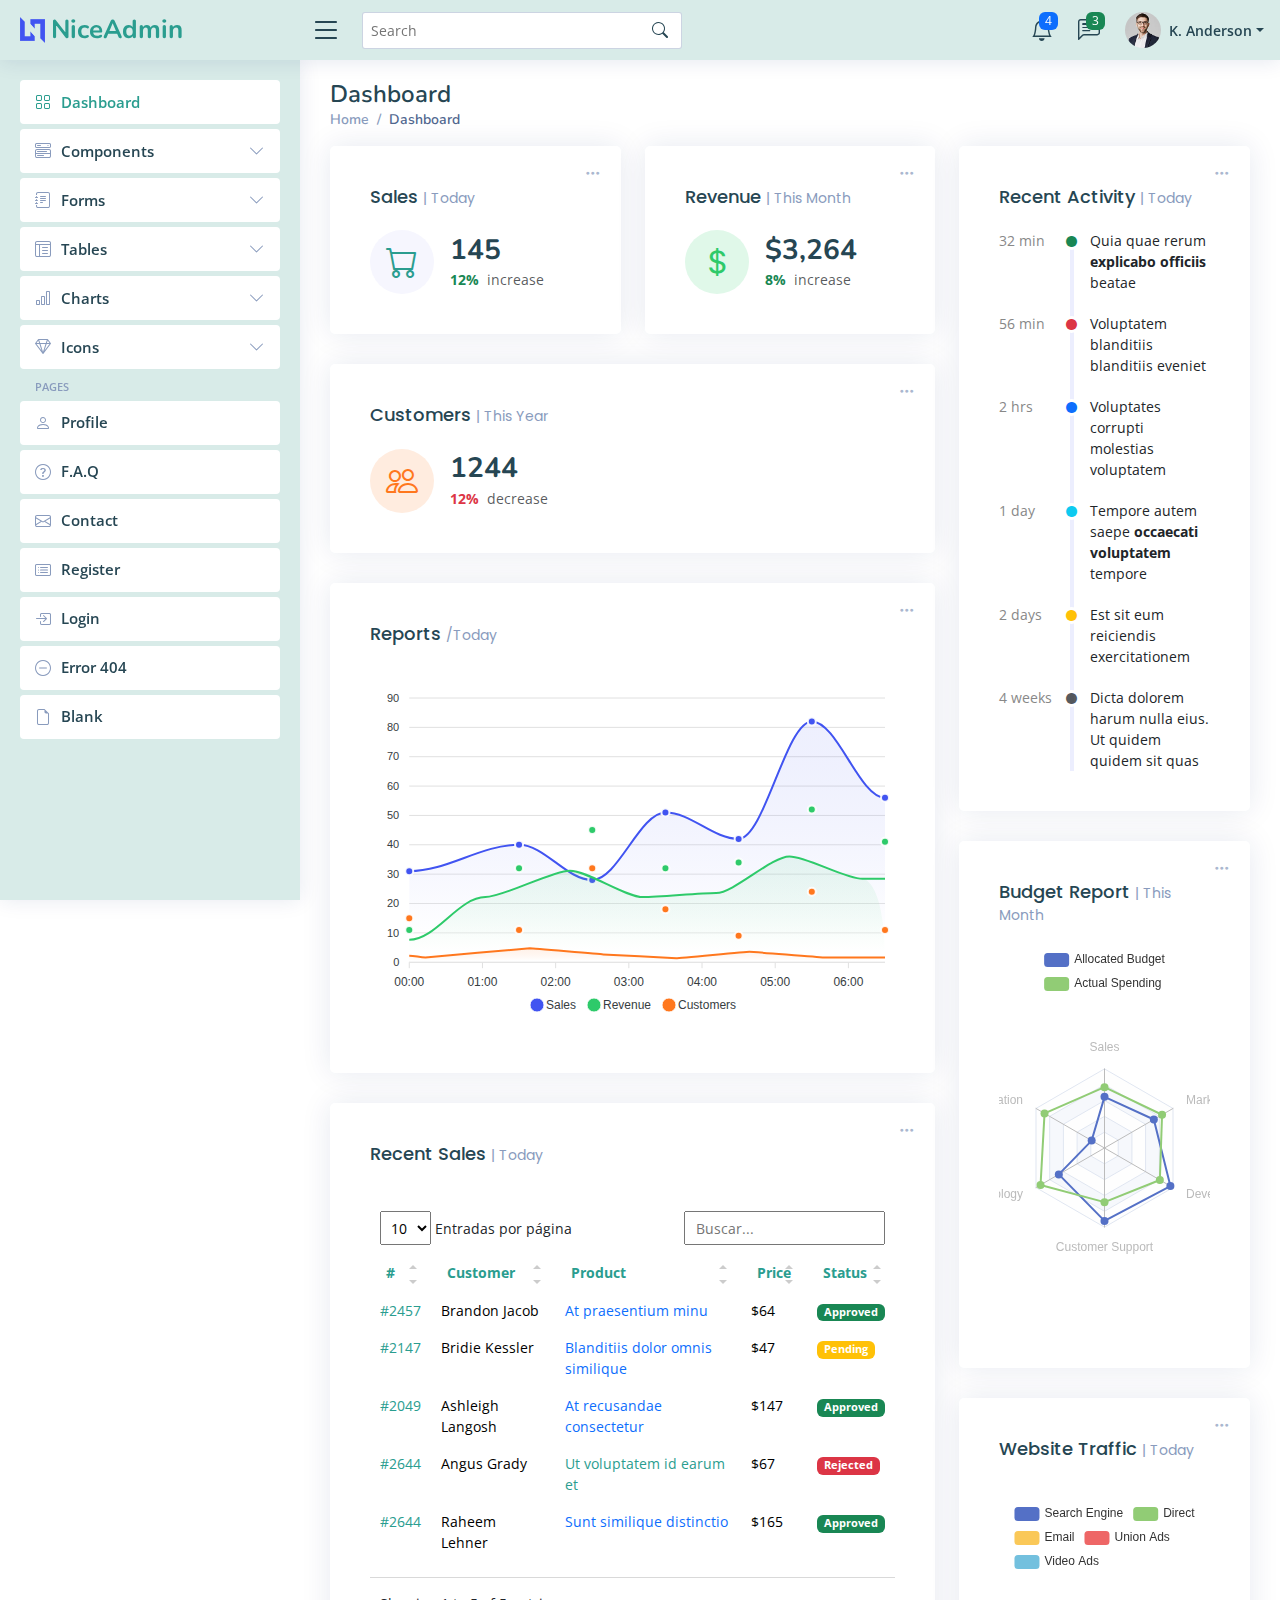
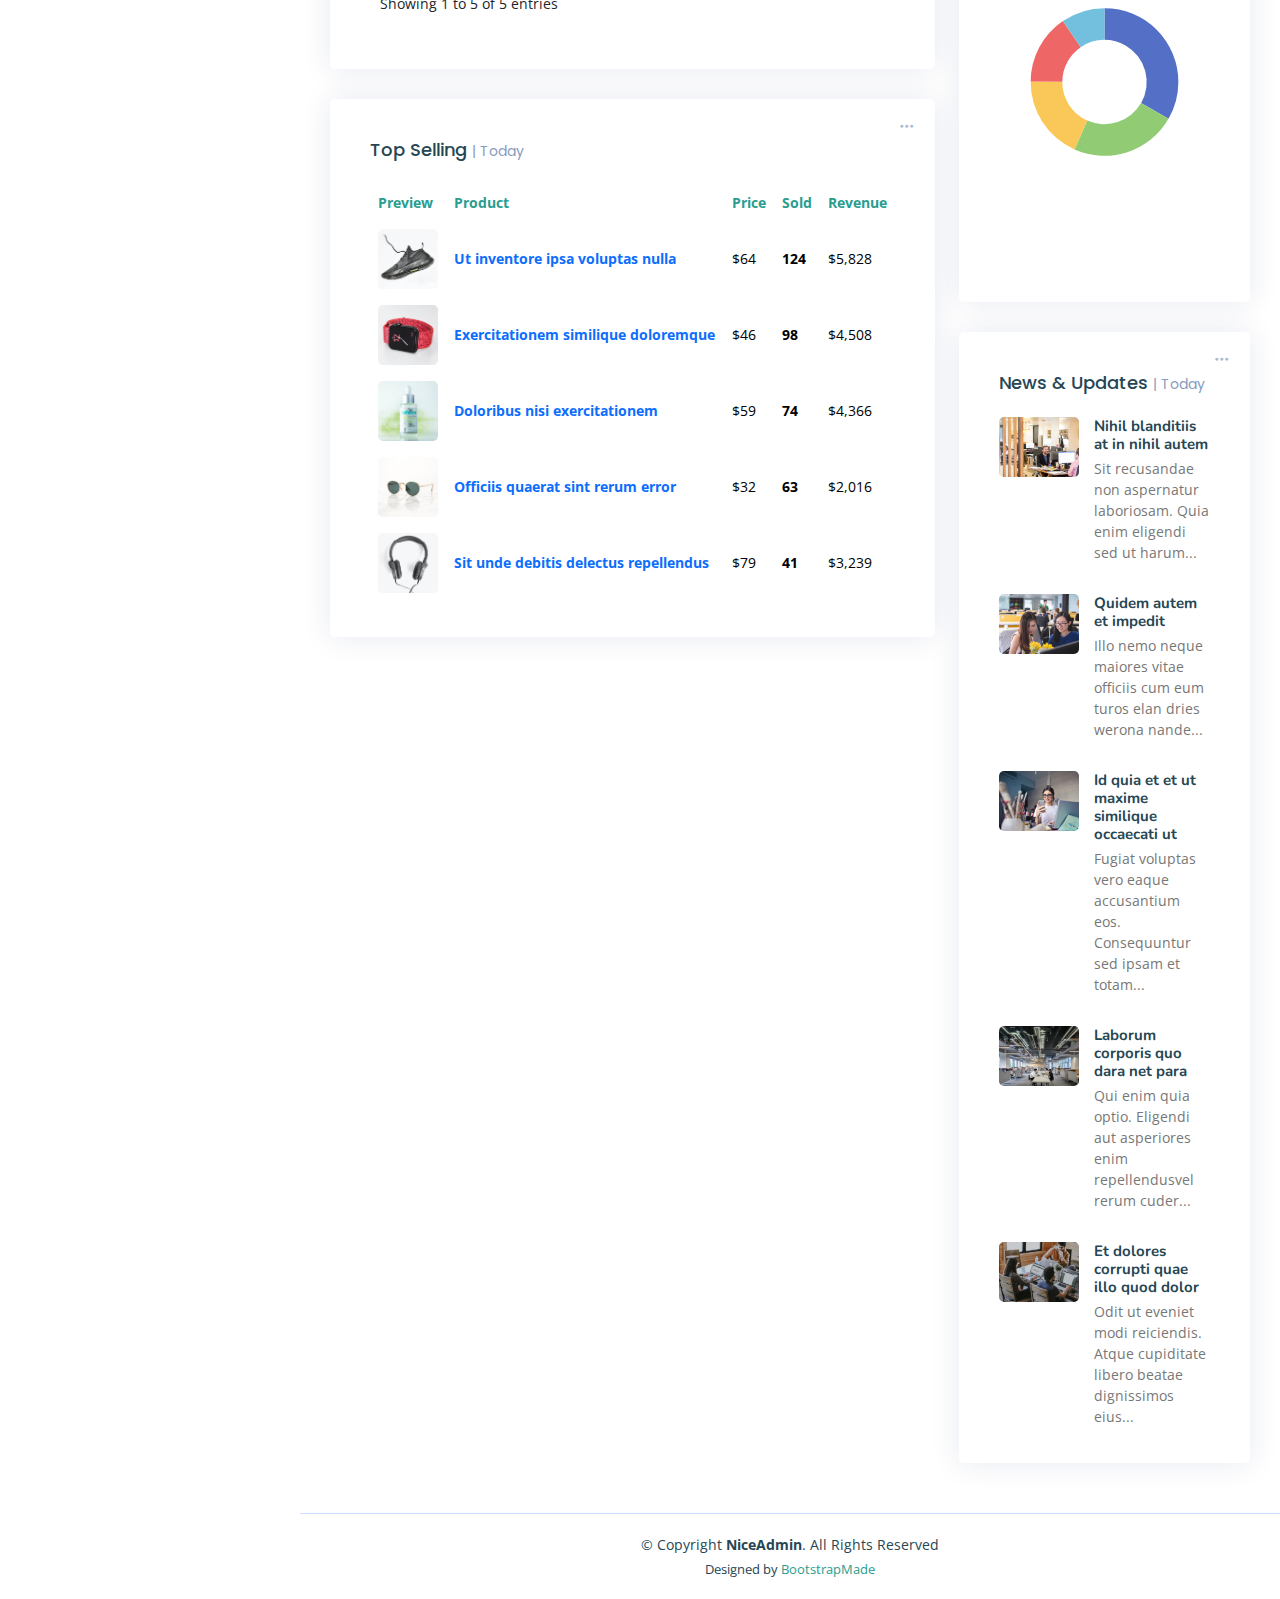
<file: SENASOFT_Front-end/Usuario/index.html>
<!DOCTYPE html>
<html lang="en">

<head>
  <meta charset="utf-8">
  <meta content="width=device-width, initial-scale=1.0" name="viewport">

  <title>Dashboard - NiceAdmin Bootstrap Template</title>
  <meta content="" name="description">
  <meta content="" name="keywords">

  <!-- Favicons -->
  <link href="assets/img/favicon.png" rel="icon">
  <link href="assets/img/apple-touch-icon.png" rel="apple-touch-icon">

  <!-- Google Fonts -->
  <link href="https://fonts.gstatic.com" rel="preconnect">
  <link href="https://fonts.googleapis.com/css?family=Open+Sans:300,300i,400,400i,600,600i,700,700i|Nunito:300,300i,400,400i,600,600i,700,700i|Poppins:300,300i,400,400i,500,500i,600,600i,700,700i" rel="stylesheet">

  <!-- Vendor CSS Files -->

  <!-- CDN BOOTSTRAP -->
  <link href="assets/vendor/bootstrap/css/bootstrap.min.css" rel="stylesheet">
  <!-- CDN BOOTSTRAP ICONOS-->
  <link href="assets/vendor/bootstrap-icons/bootstrap-icons.css" rel="stylesheet">
  <!-- CDN BOXICONS -->
  <link href="assets/vendor/boxicons/css/boxicons.min.css" rel="stylesheet">
  <link href="assets/vendor/quill/quill.snow.css" rel="stylesheet">
  <link href="assets/vendor/quill/quill.bubble.css" rel="stylesheet">
  <link href="assets/vendor/remixicon/remixicon.css" rel="stylesheet">
  <link href="assets/vendor/simple-datatables/style.css" rel="stylesheet">

  <!-- Template Main CSS File -->
  <link href="assets/css/style.css" rel="stylesheet">

  <!-- =======================================================
  * Template Name: NiceAdmin
  * Template URL: https://bootstrapmade.com/nice-admin-bootstrap-admin-html-template/
  * Updated: Apr 20 2024 with Bootstrap v5.3.3
  * Author: BootstrapMade.com
  * License: https://bootstrapmade.com/license/
  ======================================================== -->
</head>

<body>

  <!-- ======= Header ======= -->
  <header id="header" class="header fixed-top d-flex align-items-center">

    <div class="d-flex align-items-center justify-content-between">
      <a href="index.html" class="logo d-flex align-items-center">
        <img src="assets/img/logo.png" alt="">
        <span class="d-none d-lg-block">NiceAdmin</span>
      </a>
      <i class="bi bi-list toggle-sidebar-btn"></i>
    </div><!-- End Logo -->

    <div class="search-bar">
      <form class="search-form d-flex align-items-center" method="POST" action="#">
        <input type="text" name="query" placeholder="Search" title="Enter search keyword">
        <button type="submit" title="Search"><i class="bi bi-search"></i></button>
      </form>
    </div><!-- End Search Bar -->

    <nav class="header-nav ms-auto">
      <ul class="d-flex align-items-center">

        <li class="nav-item d-block d-lg-none">
          <a class="nav-link nav-icon search-bar-toggle " href="#">
            <i class="bi bi-search"></i>
          </a>
        </li><!-- End Search Icon-->

        <li class="nav-item dropdown">

          <a class="nav-link nav-icon" href="#" data-bs-toggle="dropdown">
            <i class="bi bi-bell"></i>
            <span class="badge bg-primary badge-number">4</span>
          </a><!-- End Notification Icon -->

          <ul class="dropdown-menu dropdown-menu-end dropdown-menu-arrow notifications">
            <li class="dropdown-header">
              You have 4 new notifications
              <a href="#"><span class="badge rounded-pill bg-primary p-2 ms-2">View all</span></a>
            </li>
            <li>
              <hr class="dropdown-divider">
            </li>

            <li class="notification-item">
              <i class="bi bi-exclamation-circle text-warning"></i>
              <div>
                <h4>Lorem Ipsum</h4>
                <p>Quae dolorem earum veritatis oditseno</p>
                <p>30 min. ago</p>
              </div>
            </li>

            <li>
              <hr class="dropdown-divider">
            </li>

            <li class="notification-item">
              <i class="bi bi-x-circle text-danger"></i>
              <div>
                <h4>Atque rerum nesciunt</h4>
                <p>Quae dolorem earum veritatis oditseno</p>
                <p>1 hr. ago</p>
              </div>
            </li>

            <li>
              <hr class="dropdown-divider">
            </li>

            <li class="notification-item">
              <i class="bi bi-check-circle text-success"></i>
              <div>
                <h4>Sit rerum fuga</h4>
                <p>Quae dolorem earum veritatis oditseno</p>
                <p>2 hrs. ago</p>
              </div>
            </li>

            <li>
              <hr class="dropdown-divider">
            </li>

            <li class="notification-item">
              <i class="bi bi-info-circle text-primary"></i>
              <div>
                <h4>Dicta reprehenderit</h4>
                <p>Quae dolorem earum veritatis oditseno</p>
                <p>4 hrs. ago</p>
              </div>
            </li>

            <li>
              <hr class="dropdown-divider">
            </li>
            <li class="dropdown-footer">
              <a href="#">Show all notifications</a>
            </li>

          </ul><!-- End Notification Dropdown Items -->

        </li><!-- End Notification Nav -->

        <li class="nav-item dropdown">

          <a class="nav-link nav-icon" href="#" data-bs-toggle="dropdown">
            <i class="bi bi-chat-left-text"></i>
            <span class="badge bg-success badge-number">3</span>
          </a><!-- End Messages Icon -->

          <ul class="dropdown-menu dropdown-menu-end dropdown-menu-arrow messages">
            <li class="dropdown-header">
              You have 3 new messages
              <a href="#"><span class="badge rounded-pill bg-primary p-2 ms-2">View all</span></a>
            </li>
            <li>
              <hr class="dropdown-divider">
            </li>

            <li class="message-item">
              <a href="#">
                <img src="assets/img/messages-1.jpg" alt="" class="rounded-circle">
                <div>
                  <h4>Maria Hudson</h4>
                  <p>Velit asperiores et ducimus soluta repudiandae labore officia est ut...</p>
                  <p>4 hrs. ago</p>
                </div>
              </a>
            </li>
            <li>
              <hr class="dropdown-divider">
            </li>

            <li class="message-item">
              <a href="#">
                <img src="assets/img/messages-2.jpg" alt="" class="rounded-circle">
                <div>
                  <h4>Anna Nelson</h4>
                  <p>Velit asperiores et ducimus soluta repudiandae labore officia est ut...</p>
                  <p>6 hrs. ago</p>
                </div>
              </a>
            </li>
            <li>
              <hr class="dropdown-divider">
            </li>

            <li class="message-item">
              <a href="#">
                <img src="assets/img/messages-3.jpg" alt="" class="rounded-circle">
                <div>
                  <h4>David Muldon</h4>
                  <p>Velit asperiores et ducimus soluta repudiandae labore officia est ut...</p>
                  <p>8 hrs. ago</p>
                </div>
              </a>
            </li>
            <li>
              <hr class="dropdown-divider">
            </li>

            <li class="dropdown-footer">
              <a href="#">Show all messages</a>
            </li>

          </ul><!-- End Messages Dropdown Items -->

        </li><!-- End Messages Nav -->

        <li class="nav-item dropdown pe-3">

          <a class="nav-link nav-profile d-flex align-items-center pe-0" href="#" data-bs-toggle="dropdown">
            <img src="assets/img/profile-img.jpg" alt="Profile" class="rounded-circle">
            <span class="d-none d-md-block dropdown-toggle ps-2">K. Anderson</span>
          </a><!-- End Profile Iamge Icon -->

          <ul class="dropdown-menu dropdown-menu-end dropdown-menu-arrow profile">
            <li class="dropdown-header">
              <h6>Kevin Anderson</h6>
              <span>Web Designer</span>
            </li>
            <li>
              <hr class="dropdown-divider">
            </li>

            <li>
              <a class="dropdown-item d-flex align-items-center" href="users-profile.html">
                <i class="bi bi-person"></i>
                <span>My Profile</span>
              </a>
            </li>
            <li>
              <hr class="dropdown-divider">
            </li>

            <li>
              <a class="dropdown-item d-flex align-items-center" href="users-profile.html">
                <i class="bi bi-gear"></i>
                <span>Account Settings</span>
              </a>
            </li>
            <li>
              <hr class="dropdown-divider">
            </li>

            <li>
              <a class="dropdown-item d-flex align-items-center" href="pages-faq.html">
                <i class="bi bi-question-circle"></i>
                <span>Need Help?</span>
              </a>
            </li>
            <li>
              <hr class="dropdown-divider">
            </li>

            <li>
              <a class="dropdown-item d-flex align-items-center" href="#">
                <i class="bi bi-box-arrow-right"></i>
                <span>Sign Out</span>
              </a>
            </li>

          </ul><!-- End Profile Dropdown Items -->
        </li><!-- End Profile Nav -->

      </ul>
    </nav><!-- End Icons Navigation -->

  </header><!-- End Header -->

  <!-- ======= Sidebar ======= -->
  <aside id="sidebar" class="sidebar">

    <ul class="sidebar-nav" id="sidebar-nav">

      <li class="nav-item">
        <a class="nav-link " href="index.html">
          <i class="bi bi-grid"></i>
          <span>Dashboard</span>
        </a>
      </li><!-- End Dashboard Nav -->

      <li class="nav-item">
        <a class="nav-link collapsed" data-bs-target="#components-nav" data-bs-toggle="collapse" href="#">
          <i class="bi bi-menu-button-wide"></i><span>Components</span><i class="bi bi-chevron-down ms-auto"></i>
        </a>
        <ul id="components-nav" class="nav-content collapse " data-bs-parent="#sidebar-nav">
          <li>
            <a href="components-alerts.html">
              <i class="bi bi-circle"></i><span>Alerts</span>
            </a>
          </li>
          <li>
            <a href="components-accordion.html">
              <i class="bi bi-circle"></i><span>Accordion</span>
            </a>
          </li>
          <li>
            <a href="components-badges.html">
              <i class="bi bi-circle"></i><span>Badges</span>
            </a>
          </li>
          <li>
            <a href="components-breadcrumbs.html">
              <i class="bi bi-circle"></i><span>Breadcrumbs</span>
            </a>
          </li>
          <li>
            <a href="components-buttons.html">
              <i class="bi bi-circle"></i><span>Buttons</span>
            </a>
          </li>
          <li>
            <a href="components-cards.html">
              <i class="bi bi-circle"></i><span>Cards</span>
            </a>
          </li>
          <li>
            <a href="components-carousel.html">
              <i class="bi bi-circle"></i><span>Carousel</span>
            </a>
          </li>
          <li>
            <a href="components-list-group.html">
              <i class="bi bi-circle"></i><span>List group</span>
            </a>
          </li>
          <li>
            <a href="components-modal.html">
              <i class="bi bi-circle"></i><span>Modal</span>
            </a>
          </li>
          <li>
            <a href="components-tabs.html">
              <i class="bi bi-circle"></i><span>Tabs</span>
            </a>
          </li>
          <li>
            <a href="components-pagination.html">
              <i class="bi bi-circle"></i><span>Pagination</span>
            </a>
          </li>
          <li>
            <a href="components-progress.html">
              <i class="bi bi-circle"></i><span>Progress</span>
            </a>
          </li>
          <li>
            <a href="components-spinners.html">
              <i class="bi bi-circle"></i><span>Spinners</span>
            </a>
          </li>
          <li>
            <a href="components-tooltips.html">
              <i class="bi bi-circle"></i><span>Tooltips</span>
            </a>
          </li>
        </ul>
      </li><!-- End Components Nav -->

      <li class="nav-item">
        <a class="nav-link collapsed" data-bs-target="#forms-nav" data-bs-toggle="collapse" href="#">
          <i class="bi bi-journal-text"></i><span>Forms</span><i class="bi bi-chevron-down ms-auto"></i>
        </a>
        <ul id="forms-nav" class="nav-content collapse " data-bs-parent="#sidebar-nav">
          <li>
            <a href="forms-elements.html">
              <i class="bi bi-circle"></i><span>Form Elements</span>
            </a>
          </li>
          <li>
            <a href="forms-layouts.html">
              <i class="bi bi-circle"></i><span>Form Layouts</span>
            </a>
          </li>
          <li>
            <a href="forms-editors.html">
              <i class="bi bi-circle"></i><span>Form Editors</span>
            </a>
          </li>
          <li>
            <a href="forms-validation.html">
              <i class="bi bi-circle"></i><span>Form Validation</span>
            </a>
          </li>
        </ul>
      </li><!-- End Forms Nav -->

      <li class="nav-item">
        <a class="nav-link collapsed" data-bs-target="#tables-nav" data-bs-toggle="collapse" href="#">
          <i class="bi bi-layout-text-window-reverse"></i><span>Tables</span><i class="bi bi-chevron-down ms-auto"></i>
        </a>
        <ul id="tables-nav" class="nav-content collapse " data-bs-parent="#sidebar-nav">
          <li>
            <a href="tables-general.html">
              <i class="bi bi-circle"></i><span>General Tables</span>
            </a>
          </li>
          <li>
            <a href="tables-data.html">
              <i class="bi bi-circle"></i><span>Data Tables</span>
            </a>
          </li>
        </ul>
      </li><!-- End Tables Nav -->

      <li class="nav-item">
        <a class="nav-link collapsed" data-bs-target="#charts-nav" data-bs-toggle="collapse" href="#">
          <i class="bi bi-bar-chart"></i><span>Charts</span><i class="bi bi-chevron-down ms-auto"></i>
        </a>
        <ul id="charts-nav" class="nav-content collapse " data-bs-parent="#sidebar-nav">
          <li>
            <a href="charts-chartjs.html">
              <i class="bi bi-circle"></i><span>Chart.js</span>
            </a>
          </li>
          <li>
            <a href="charts-apexcharts.html">
              <i class="bi bi-circle"></i><span>ApexCharts</span>
            </a>
          </li>
          <li>
            <a href="charts-echarts.html">
              <i class="bi bi-circle"></i><span>ECharts</span>
            </a>
          </li>
        </ul>
      </li><!-- End Charts Nav -->

      <li class="nav-item">
        <a class="nav-link collapsed" data-bs-target="#icons-nav" data-bs-toggle="collapse" href="#">
          <i class="bi bi-gem"></i><span>Icons</span><i class="bi bi-chevron-down ms-auto"></i>
        </a>
        <ul id="icons-nav" class="nav-content collapse " data-bs-parent="#sidebar-nav">
          <li>
            <a href="icons-bootstrap.html">
              <i class="bi bi-circle"></i><span>Bootstrap Icons</span>
            </a>
          </li>
          <li>
            <a href="icons-remix.html">
              <i class="bi bi-circle"></i><span>Remix Icons</span>
            </a>
          </li>
          <li>
            <a href="icons-boxicons.html">
              <i class="bi bi-circle"></i><span>Boxicons</span>
            </a>
          </li>
        </ul>
      </li><!-- End Icons Nav -->

      <li class="nav-heading">Pages</li>

      <li class="nav-item">
        <a class="nav-link collapsed" href="users-profile.html">
          <i class="bi bi-person"></i>
          <span>Profile</span>
        </a>
      </li><!-- End Profile Page Nav -->

      <li class="nav-item">
        <a class="nav-link collapsed" href="pages-faq.html">
          <i class="bi bi-question-circle"></i>
          <span>F.A.Q</span>
        </a>
      </li><!-- End F.A.Q Page Nav -->

      <li class="nav-item">
        <a class="nav-link collapsed" href="pages-contact.html">
          <i class="bi bi-envelope"></i>
          <span>Contact</span>
        </a>
      </li><!-- End Contact Page Nav -->

      <li class="nav-item">
        <a class="nav-link collapsed" href="pages-register.html">
          <i class="bi bi-card-list"></i>
          <span>Register</span>
        </a>
      </li><!-- End Register Page Nav -->

      <li class="nav-item">
        <a class="nav-link collapsed" href="pages-login.html">
          <i class="bi bi-box-arrow-in-right"></i>
          <span>Login</span>
        </a>
      </li><!-- End Login Page Nav -->

      <li class="nav-item">
        <a class="nav-link collapsed" href="pages-error-404.html">
          <i class="bi bi-dash-circle"></i>
          <span>Error 404</span>
        </a>
      </li><!-- End Error 404 Page Nav -->

      <li class="nav-item">
        <a class="nav-link collapsed" href="pages-blank.html">
          <i class="bi bi-file-earmark"></i>
          <span>Blank</span>
        </a>
      </li><!-- End Blank Page Nav -->

    </ul>

  </aside><!-- End Sidebar-->

  <main id="main" class="main">

    <div class="pagetitle">
      <h1>Dashboard</h1>
      <nav>
        <ol class="breadcrumb">
          <li class="breadcrumb-item"><a href="index.html">Home</a></li>
          <li class="breadcrumb-item active">Dashboard</li>
        </ol>
      </nav>
    </div><!-- End Page Title -->

    <section class="section dashboard">
      <div class="row">

        <!-- Left side columns -->
        <div class="col-lg-8">
          <div class="row">

            <!-- Sales Card -->
            <div class="col-xxl-4 col-md-6">
              <div class="card info-card sales-card">

                <div class="filter">
                  <a class="icon" href="#" data-bs-toggle="dropdown"><i class="bi bi-three-dots"></i></a>
                  <ul class="dropdown-menu dropdown-menu-end dropdown-menu-arrow">
                    <li class="dropdown-header text-start">
                      <h6>Filter</h6>
                    </li>

                    <li><a class="dropdown-item" href="#">Today</a></li>
                    <li><a class="dropdown-item" href="#">This Month</a></li>
                    <li><a class="dropdown-item" href="#">This Year</a></li>
                  </ul>
                </div>

                <div class="card-body">
                  <h5 class="card-title">Sales <span>| Today</span></h5>

                  <div class="d-flex align-items-center">
                    <div class="card-icon rounded-circle d-flex align-items-center justify-content-center">
                      <i class="bi bi-cart"></i>
                    </div>
                    <div class="ps-3">
                      <h6>145</h6>
                      <span class="text-success small pt-1 fw-bold">12%</span> <span class="text-muted small pt-2 ps-1">increase</span>

                    </div>
                  </div>
                </div>

              </div>
            </div><!-- End Sales Card -->

            <!-- Revenue Card -->
            <div class="col-xxl-4 col-md-6">
              <div class="card info-card revenue-card">

                <div class="filter">
                  <a class="icon" href="#" data-bs-toggle="dropdown"><i class="bi bi-three-dots"></i></a>
                  <ul class="dropdown-menu dropdown-menu-end dropdown-menu-arrow">
                    <li class="dropdown-header text-start">
                      <h6>Filter</h6>
                    </li>

                    <li><a class="dropdown-item" href="#">Today</a></li>
                    <li><a class="dropdown-item" href="#">This Month</a></li>
                    <li><a class="dropdown-item" href="#">This Year</a></li>
                  </ul>
                </div>

                <div class="card-body">
                  <h5 class="card-title">Revenue <span>| This Month</span></h5>

                  <div class="d-flex align-items-center">
                    <div class="card-icon rounded-circle d-flex align-items-center justify-content-center">
                      <i class="bi bi-currency-dollar"></i>
                    </div>
                    <div class="ps-3">
                      <h6>$3,264</h6>
                      <span class="text-success small pt-1 fw-bold">8%</span> <span class="text-muted small pt-2 ps-1">increase</span>

                    </div>
                  </div>
                </div>

              </div>
            </div><!-- End Revenue Card -->

            <!-- Customers Card -->
            <div class="col-xxl-4 col-xl-12">

              <div class="card info-card customers-card">

                <div class="filter">
                  <a class="icon" href="#" data-bs-toggle="dropdown"><i class="bi bi-three-dots"></i></a>
                  <ul class="dropdown-menu dropdown-menu-end dropdown-menu-arrow">
                    <li class="dropdown-header text-start">
                      <h6>Filter</h6>
                    </li>

                    <li><a class="dropdown-item" href="#">Today</a></li>
                    <li><a class="dropdown-item" href="#">This Month</a></li>
                    <li><a class="dropdown-item" href="#">This Year</a></li>
                  </ul>
                </div>

                <div class="card-body">
                  <h5 class="card-title">Customers <span>| This Year</span></h5>

                  <div class="d-flex align-items-center">
                    <div class="card-icon rounded-circle d-flex align-items-center justify-content-center">
                      <i class="bi bi-people"></i>
                    </div>
                    <div class="ps-3">
                      <h6>1244</h6>
                      <span class="text-danger small pt-1 fw-bold">12%</span> <span class="text-muted small pt-2 ps-1">decrease</span>

                    </div>
                  </div>

                </div>
              </div>

            </div><!-- End Customers Card -->

            <!-- Reports -->
            <div class="col-12">
              <div class="card">

                <div class="filter">
                  <a class="icon" href="#" data-bs-toggle="dropdown"><i class="bi bi-three-dots"></i></a>
                  <ul class="dropdown-menu dropdown-menu-end dropdown-menu-arrow">
                    <li class="dropdown-header text-start">
                      <h6>Filter</h6>
                    </li>

                    <li><a class="dropdown-item" href="#">Today</a></li>
                    <li><a class="dropdown-item" href="#">This Month</a></li>
                    <li><a class="dropdown-item" href="#">This Year</a></li>
                  </ul>
                </div>

                <div class="card-body">
                  <h5 class="card-title">Reports <span>/Today</span></h5>

                  <!-- Line Chart -->
                  <div id="reportsChart"></div>

                  <script>
                    document.addEventListener("DOMContentLoaded", () => {
                      new ApexCharts(document.querySelector("#reportsChart"), {
                        series: [{
                          name: 'Sales',
                          data: [31, 40, 28, 51, 42, 82, 56],
                        }, {
                          name: 'Revenue',
                          data: [11, 32, 45, 32, 34, 52, 41]
                        }, {
                          name: 'Customers',
                          data: [15, 11, 32, 18, 9, 24, 11]
                        }],
                        chart: {
                          height: 350,
                          type: 'area',
                          toolbar: {
                            show: false
                          },
                        },
                        markers: {
                          size: 4
                        },
                        colors: ['#4154f1', '#2eca6a', '#ff771d'],
                        fill: {
                          type: "gradient",
                          gradient: {
                            shadeIntensity: 1,
                            opacityFrom: 0.3,
                            opacityTo: 0.4,
                            stops: [0, 90, 100]
                          }
                        },
                        dataLabels: {
                          enabled: false
                        },
                        stroke: {
                          curve: 'smooth',
                          width: 2
                        },
                        xaxis: {
                          type: 'datetime',
                          categories: ["2018-09-19T00:00:00.000Z", "2018-09-19T01:30:00.000Z", "2018-09-19T02:30:00.000Z", "2018-09-19T03:30:00.000Z", "2018-09-19T04:30:00.000Z", "2018-09-19T05:30:00.000Z", "2018-09-19T06:30:00.000Z"]
                        },
                        tooltip: {
                          x: {
                            format: 'dd/MM/yy HH:mm'
                          },
                        }
                      }).render();
                    });
                  </script>
                  <!-- End Line Chart -->

                </div>

              </div>
            </div><!-- End Reports -->

            <!-- Recent Sales -->
            <div class="col-12">
              <div class="card recent-sales overflow-auto">

                <div class="filter">
                  <a class="icon" href="#" data-bs-toggle="dropdown"><i class="bi bi-three-dots"></i></a>
                  <ul class="dropdown-menu dropdown-menu-end dropdown-menu-arrow">
                    <li class="dropdown-header text-start">
                      <h6>Filter</h6>
                    </li>

                    <li><a class="dropdown-item" href="#">Today</a></li>
                    <li><a class="dropdown-item" href="#">This Month</a></li>
                    <li><a class="dropdown-item" href="#">This Year</a></li>
                  </ul>
                </div>

                <div class="card-body">
                  <h5 class="card-title">Recent Sales <span>| Today</span></h5>

                  <table class="table table-borderless datatable">
                    <thead>
                      <tr>
                        <th scope="col">#</th>
                        <th scope="col">Customer</th>
                        <th scope="col">Product</th>
                        <th scope="col">Price</th>
                        <th scope="col">Status</th>
                      </tr>
                    </thead>
                    <tbody>
                      <tr>
                        <th scope="row"><a href="#">#2457</a></th>
                        <td>Brandon Jacob</td>
                        <td><a href="#" class="text-primary">At praesentium minu</a></td>
                        <td>$64</td>
                        <td><span class="badge bg-success">Approved</span></td>
                      </tr>
                      <tr>
                        <th scope="row"><a href="#">#2147</a></th>
                        <td>Bridie Kessler</td>
                        <td><a href="#" class="text-primary">Blanditiis dolor omnis similique</a></td>
                        <td>$47</td>
                        <td><span class="badge bg-warning">Pending</span></td>
                      </tr>
                      <tr>
                        <th scope="row"><a href="#">#2049</a></th>
                        <td>Ashleigh Langosh</td>
                        <td><a href="#" class="text-primary">At recusandae consectetur</a></td>
                        <td>$147</td>
                        <td><span class="badge bg-success">Approved</span></td>
                      </tr>
                      <tr>
                        <th scope="row"><a href="#">#2644</a></th>
                        <td>Angus Grady</td>
                        <td><a href="#" class="text-primar">Ut voluptatem id earum et</a></td>
                        <td>$67</td>
                        <td><span class="badge bg-danger">Rejected</span></td>
                      </tr>
                      <tr>
                        <th scope="row"><a href="#">#2644</a></th>
                        <td>Raheem Lehner</td>
                        <td><a href="#" class="text-primary">Sunt similique distinctio</a></td>
                        <td>$165</td>
                        <td><span class="badge bg-success">Approved</span></td>
                      </tr>
                    </tbody>
                  </table>

                </div>

              </div>
            </div><!-- End Recent Sales -->

            <!-- Top Selling -->
            <div class="col-12">
              <div class="card top-selling overflow-auto">

                <div class="filter">
                  <a class="icon" href="#" data-bs-toggle="dropdown"><i class="bi bi-three-dots"></i></a>
                  <ul class="dropdown-menu dropdown-menu-end dropdown-menu-arrow">
                    <li class="dropdown-header text-start">
                      <h6>Filter</h6>
                    </li>

                    <li><a class="dropdown-item" href="#">Today</a></li>
                    <li><a class="dropdown-item" href="#">This Month</a></li>
                    <li><a class="dropdown-item" href="#">This Year</a></li>
                  </ul>
                </div>

                <div class="card-body pb-0">
                  <h5 class="card-title">Top Selling <span>| Today</span></h5>

                  <table class="table table-borderless">
                    <thead>
                      <tr>
                        <th scope="col">Preview</th>
                        <th scope="col">Product</th>
                        <th scope="col">Price</th>
                        <th scope="col">Sold</th>
                        <th scope="col">Revenue</th>
                      </tr>
                    </thead>
                    <tbody>
                      <tr>
                        <th scope="row"><a href="#"><img src="assets/img/product-1.jpg" alt=""></a></th>
                        <td><a href="#" class="text-primary fw-bold">Ut inventore ipsa voluptas nulla</a></td>
                        <td>$64</td>
                        <td class="fw-bold">124</td>
                        <td>$5,828</td>
                      </tr>
                      <tr>
                        <th scope="row"><a href="#"><img src="assets/img/product-2.jpg" alt=""></a></th>
                        <td><a href="#" class="text-primary fw-bold">Exercitationem similique doloremque</a></td>
                        <td>$46</td>
                        <td class="fw-bold">98</td>
                        <td>$4,508</td>
                      </tr>
                      <tr>
                        <th scope="row"><a href="#"><img src="assets/img/product-3.jpg" alt=""></a></th>
                        <td><a href="#" class="text-primary fw-bold">Doloribus nisi exercitationem</a></td>
                        <td>$59</td>
                        <td class="fw-bold">74</td>
                        <td>$4,366</td>
                      </tr>
                      <tr>
                        <th scope="row"><a href="#"><img src="assets/img/product-4.jpg" alt=""></a></th>
                        <td><a href="#" class="text-primary fw-bold">Officiis quaerat sint rerum error</a></td>
                        <td>$32</td>
                        <td class="fw-bold">63</td>
                        <td>$2,016</td>
                      </tr>
                      <tr>
                        <th scope="row"><a href="#"><img src="assets/img/product-5.jpg" alt=""></a></th>
                        <td><a href="#" class="text-primary fw-bold">Sit unde debitis delectus repellendus</a></td>
                        <td>$79</td>
                        <td class="fw-bold">41</td>
                        <td>$3,239</td>
                      </tr>
                    </tbody>
                  </table>

                </div>

              </div>
            </div><!-- End Top Selling -->

          </div>
        </div><!-- End Left side columns -->

        <!-- Right side columns -->
        <div class="col-lg-4">

          <!-- Recent Activity -->
          <div class="card">
            <div class="filter">
              <a class="icon" href="#" data-bs-toggle="dropdown"><i class="bi bi-three-dots"></i></a>
              <ul class="dropdown-menu dropdown-menu-end dropdown-menu-arrow">
                <li class="dropdown-header text-start">
                  <h6>Filter</h6>
                </li>

                <li><a class="dropdown-item" href="#">Today</a></li>
                <li><a class="dropdown-item" href="#">This Month</a></li>
                <li><a class="dropdown-item" href="#">This Year</a></li>
              </ul>
            </div>

            <div class="card-body">
              <h5 class="card-title">Recent Activity <span>| Today</span></h5>

              <div class="activity">

                <div class="activity-item d-flex">
                  <div class="activite-label">32 min</div>
                  <i class='bi bi-circle-fill activity-badge text-success align-self-start'></i>
                  <div class="activity-content">
                    Quia quae rerum <a href="#" class="fw-bold text-dark">explicabo officiis</a> beatae
                  </div>
                </div><!-- End activity item-->

                <div class="activity-item d-flex">
                  <div class="activite-label">56 min</div>
                  <i class='bi bi-circle-fill activity-badge text-danger align-self-start'></i>
                  <div class="activity-content">
                    Voluptatem blanditiis blanditiis eveniet
                  </div>
                </div><!-- End activity item-->

                <div class="activity-item d-flex">
                  <div class="activite-label">2 hrs</div>
                  <i class='bi bi-circle-fill activity-badge text-primary align-self-start'></i>
                  <div class="activity-content">
                    Voluptates corrupti molestias voluptatem
                  </div>
                </div><!-- End activity item-->

                <div class="activity-item d-flex">
                  <div class="activite-label">1 day</div>
                  <i class='bi bi-circle-fill activity-badge text-info align-self-start'></i>
                  <div class="activity-content">
                    Tempore autem saepe <a href="#" class="fw-bold text-dark">occaecati voluptatem</a> tempore
                  </div>
                </div><!-- End activity item-->

                <div class="activity-item d-flex">
                  <div class="activite-label">2 days</div>
                  <i class='bi bi-circle-fill activity-badge text-warning align-self-start'></i>
                  <div class="activity-content">
                    Est sit eum reiciendis exercitationem
                  </div>
                </div><!-- End activity item-->

                <div class="activity-item d-flex">
                  <div class="activite-label">4 weeks</div>
                  <i class='bi bi-circle-fill activity-badge text-muted align-self-start'></i>
                  <div class="activity-content">
                    Dicta dolorem harum nulla eius. Ut quidem quidem sit quas
                  </div>
                </div><!-- End activity item-->

              </div>

            </div>
          </div><!-- End Recent Activity -->

          <!-- Budget Report -->
          <div class="card">
            <div class="filter">
              <a class="icon" href="#" data-bs-toggle="dropdown"><i class="bi bi-three-dots"></i></a>
              <ul class="dropdown-menu dropdown-menu-end dropdown-menu-arrow">
                <li class="dropdown-header text-start">
                  <h6>Filter</h6>
                </li>

                <li><a class="dropdown-item" href="#">Today</a></li>
                <li><a class="dropdown-item" href="#">This Month</a></li>
                <li><a class="dropdown-item" href="#">This Year</a></li>
              </ul>
            </div>

            <div class="card-body pb-0">
              <h5 class="card-title">Budget Report <span>| This Month</span></h5>

              <div id="budgetChart" style="min-height: 400px;" class="echart"></div>

              <script>
                document.addEventListener("DOMContentLoaded", () => {
                  var budgetChart = echarts.init(document.querySelector("#budgetChart")).setOption({
                    legend: {
                      data: ['Allocated Budget', 'Actual Spending']
                    },
                    radar: {
                      // shape: 'circle',
                      indicator: [{
                          name: 'Sales',
                          max: 6500
                        },
                        {
                          name: 'Administration',
                          max: 16000
                        },
                        {
                          name: 'Information Technology',
                          max: 30000
                        },
                        {
                          name: 'Customer Support',
                          max: 38000
                        },
                        {
                          name: 'Development',
                          max: 52000
                        },
                        {
                          name: 'Marketing',
                          max: 25000
                        }
                      ]
                    },
                    series: [{
                      name: 'Budget vs spending',
                      type: 'radar',
                      data: [{
                          value: [4200, 3000, 20000, 35000, 50000, 18000],
                          name: 'Allocated Budget'
                        },
                        {
                          value: [5000, 14000, 28000, 26000, 42000, 21000],
                          name: 'Actual Spending'
                        }
                      ]
                    }]
                  });
                });
              </script>

            </div>
          </div><!-- End Budget Report -->

          <!-- Website Traffic -->
          <div class="card">
            <div class="filter">
              <a class="icon" href="#" data-bs-toggle="dropdown"><i class="bi bi-three-dots"></i></a>
              <ul class="dropdown-menu dropdown-menu-end dropdown-menu-arrow">
                <li class="dropdown-header text-start">
                  <h6>Filter</h6>
                </li>

                <li><a class="dropdown-item" href="#">Today</a></li>
                <li><a class="dropdown-item" href="#">This Month</a></li>
                <li><a class="dropdown-item" href="#">This Year</a></li>
              </ul>
            </div>

            <div class="card-body pb-0">
              <h5 class="card-title">Website Traffic <span>| Today</span></h5>

              <div id="trafficChart" style="min-height: 400px;" class="echart"></div>

              <script>
                document.addEventListener("DOMContentLoaded", () => {
                  echarts.init(document.querySelector("#trafficChart")).setOption({
                    tooltip: {
                      trigger: 'item'
                    },
                    legend: {
                      top: '5%',
                      left: 'center'
                    },
                    series: [{
                      name: 'Access From',
                      type: 'pie',
                      radius: ['40%', '70%'],
                      avoidLabelOverlap: false,
                      label: {
                        show: false,
                        position: 'center'
                      },
                      emphasis: {
                        label: {
                          show: true,
                          fontSize: '18',
                          fontWeight: 'bold'
                        }
                      },
                      labelLine: {
                        show: false
                      },
                      data: [{
                          value: 1048,
                          name: 'Search Engine'
                        },
                        {
                          value: 735,
                          name: 'Direct'
                        },
                        {
                          value: 580,
                          name: 'Email'
                        },
                        {
                          value: 484,
                          name: 'Union Ads'
                        },
                        {
                          value: 300,
                          name: 'Video Ads'
                        }
                      ]
                    }]
                  });
                });
              </script>

            </div>
          </div><!-- End Website Traffic -->

          <!-- News & Updates Traffic -->
          <div class="card">
            <div class="filter">
              <a class="icon" href="#" data-bs-toggle="dropdown"><i class="bi bi-three-dots"></i></a>
              <ul class="dropdown-menu dropdown-menu-end dropdown-menu-arrow">
                <li class="dropdown-header text-start">
                  <h6>Filter</h6>
                </li>

                <li><a class="dropdown-item" href="#">Today</a></li>
                <li><a class="dropdown-item" href="#">This Month</a></li>
                <li><a class="dropdown-item" href="#">This Year</a></li>
              </ul>
            </div>

            <div class="card-body pb-0">
              <h5 class="card-title">News &amp; Updates <span>| Today</span></h5>

              <div class="news">
                <div class="post-item clearfix">
                  <img src="assets/img/news-1.jpg" alt="">
                  <h4><a href="#">Nihil blanditiis at in nihil autem</a></h4>
                  <p>Sit recusandae non aspernatur laboriosam. Quia enim eligendi sed ut harum...</p>
                </div>

                <div class="post-item clearfix">
                  <img src="assets/img/news-2.jpg" alt="">
                  <h4><a href="#">Quidem autem et impedit</a></h4>
                  <p>Illo nemo neque maiores vitae officiis cum eum turos elan dries werona nande...</p>
                </div>

                <div class="post-item clearfix">
                  <img src="assets/img/news-3.jpg" alt="">
                  <h4><a href="#">Id quia et et ut maxime similique occaecati ut</a></h4>
                  <p>Fugiat voluptas vero eaque accusantium eos. Consequuntur sed ipsam et totam...</p>
                </div>

                <div class="post-item clearfix">
                  <img src="assets/img/news-4.jpg" alt="">
                  <h4><a href="#">Laborum corporis quo dara net para</a></h4>
                  <p>Qui enim quia optio. Eligendi aut asperiores enim repellendusvel rerum cuder...</p>
                </div>

                <div class="post-item clearfix">
                  <img src="assets/img/news-5.jpg" alt="">
                  <h4><a href="#">Et dolores corrupti quae illo quod dolor</a></h4>
                  <p>Odit ut eveniet modi reiciendis. Atque cupiditate libero beatae dignissimos eius...</p>
                </div>

              </div><!-- End sidebar recent posts-->

            </div>
          </div><!-- End News & Updates -->

        </div><!-- End Right side columns -->

      </div>
    </section>

  </main><!-- End #main -->

  <!-- ======= Footer ======= -->
  <footer id="footer" class="footer">
    <div class="copyright">
      &copy; Copyright <strong><span>NiceAdmin</span></strong>. All Rights Reserved
    </div>
    <div class="credits">
      <!-- All the links in the footer should remain intact. -->
      <!-- You can delete the links only if you purchased the pro version. -->
      <!-- Licensing information: https://bootstrapmade.com/license/ -->
      <!-- Purchase the pro version with working PHP/AJAX contact form: https://bootstrapmade.com/nice-admin-bootstrap-admin-html-template/ -->
      Designed by <a href="https://bootstrapmade.com/">BootstrapMade</a>
    </div>
  </footer><!-- End Footer -->

  <a href="#" class="back-to-top d-flex align-items-center justify-content-center"><i class="bi bi-arrow-up-short"></i></a>

  <!-- Vendor JS Files -->
  <script src="assets/vendor/apexcharts/apexcharts.min.js"></script>
  <script src="assets/vendor/bootstrap/js/bootstrap.bundle.min.js"></script>
  <script src="assets/vendor/chart.js/chart.umd.js"></script>
  <script src="assets/vendor/echarts/echarts.min.js"></script>
  <script src="assets/vendor/quill/quill.js"></script>
  <script src="assets/vendor/simple-datatables/simple-datatables.js"></script>
  <script src="assets/vendor/tinymce/tinymce.min.js"></script>
  <script src="assets/vendor/php-email-form/validate.js"></script>

  <!-- Template Main JS File -->
  <script src="assets/js/main.js"></script>

</body>

</html>
</file>
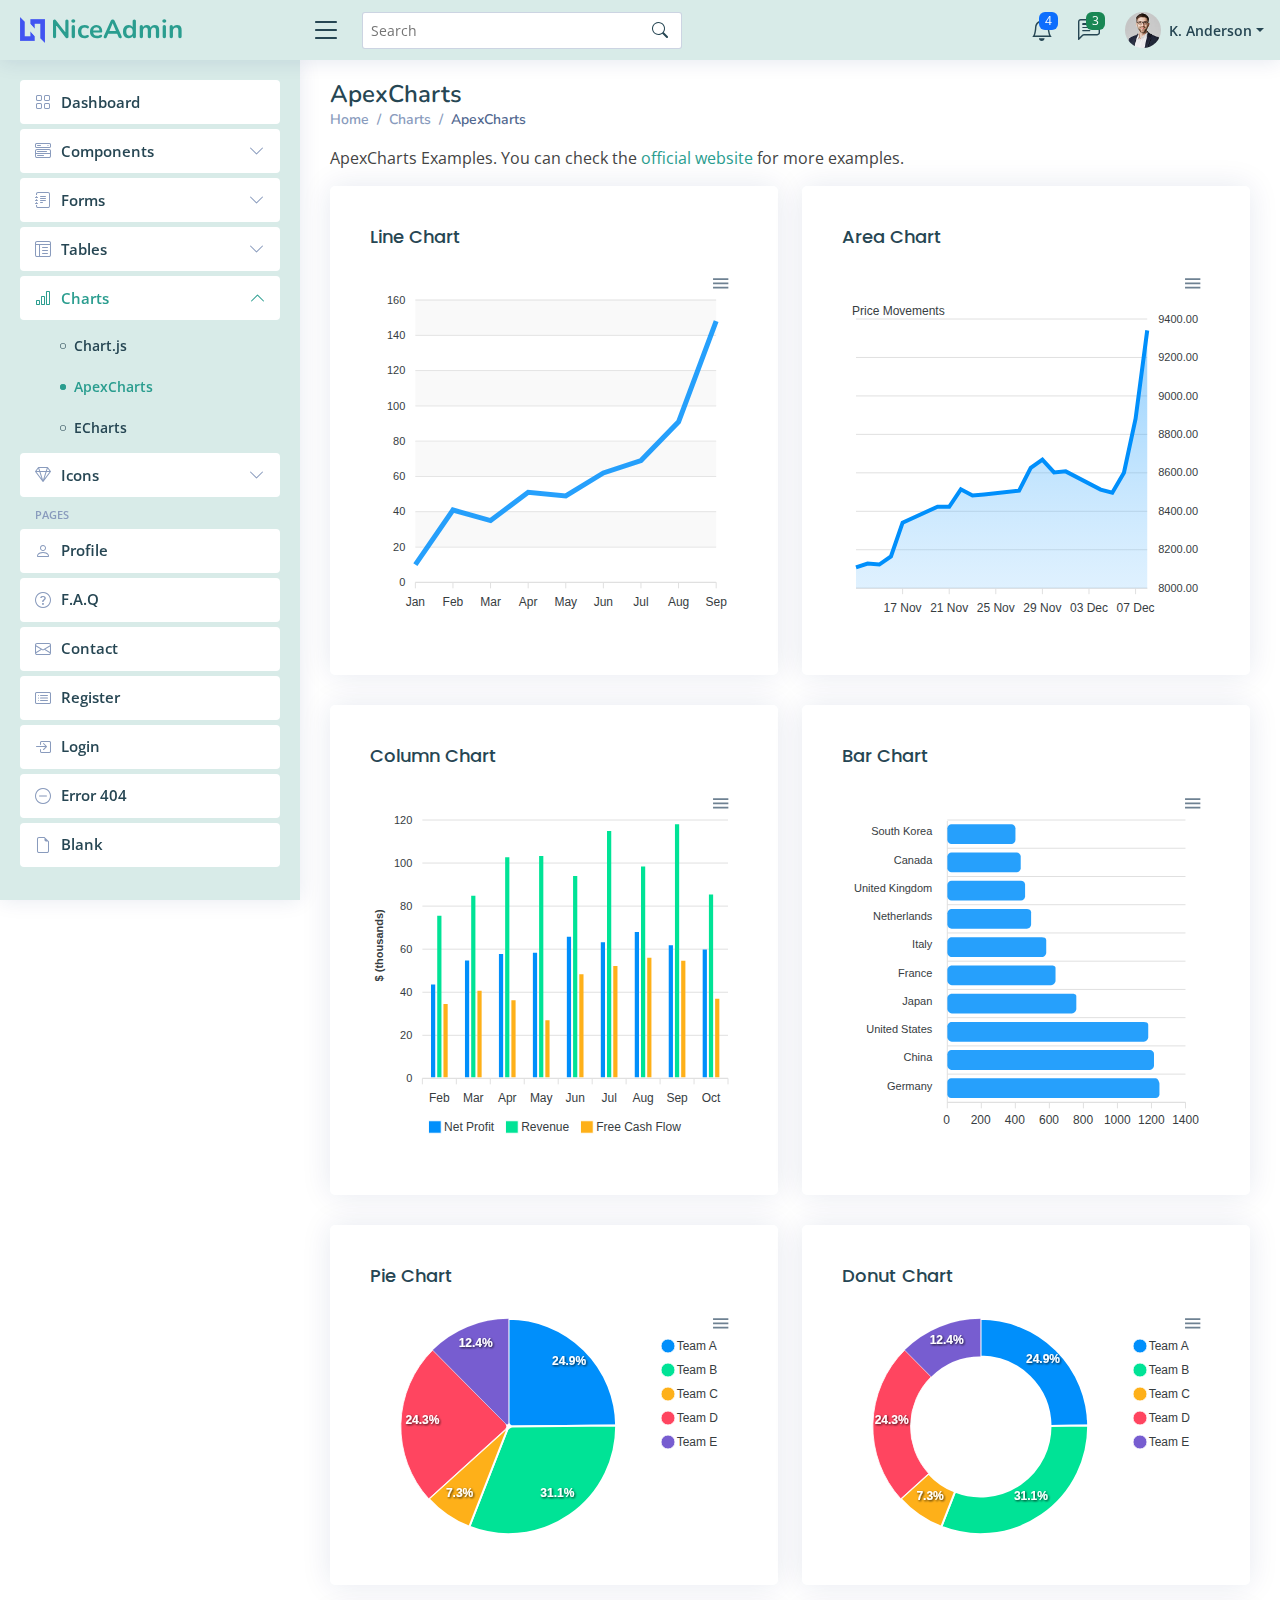
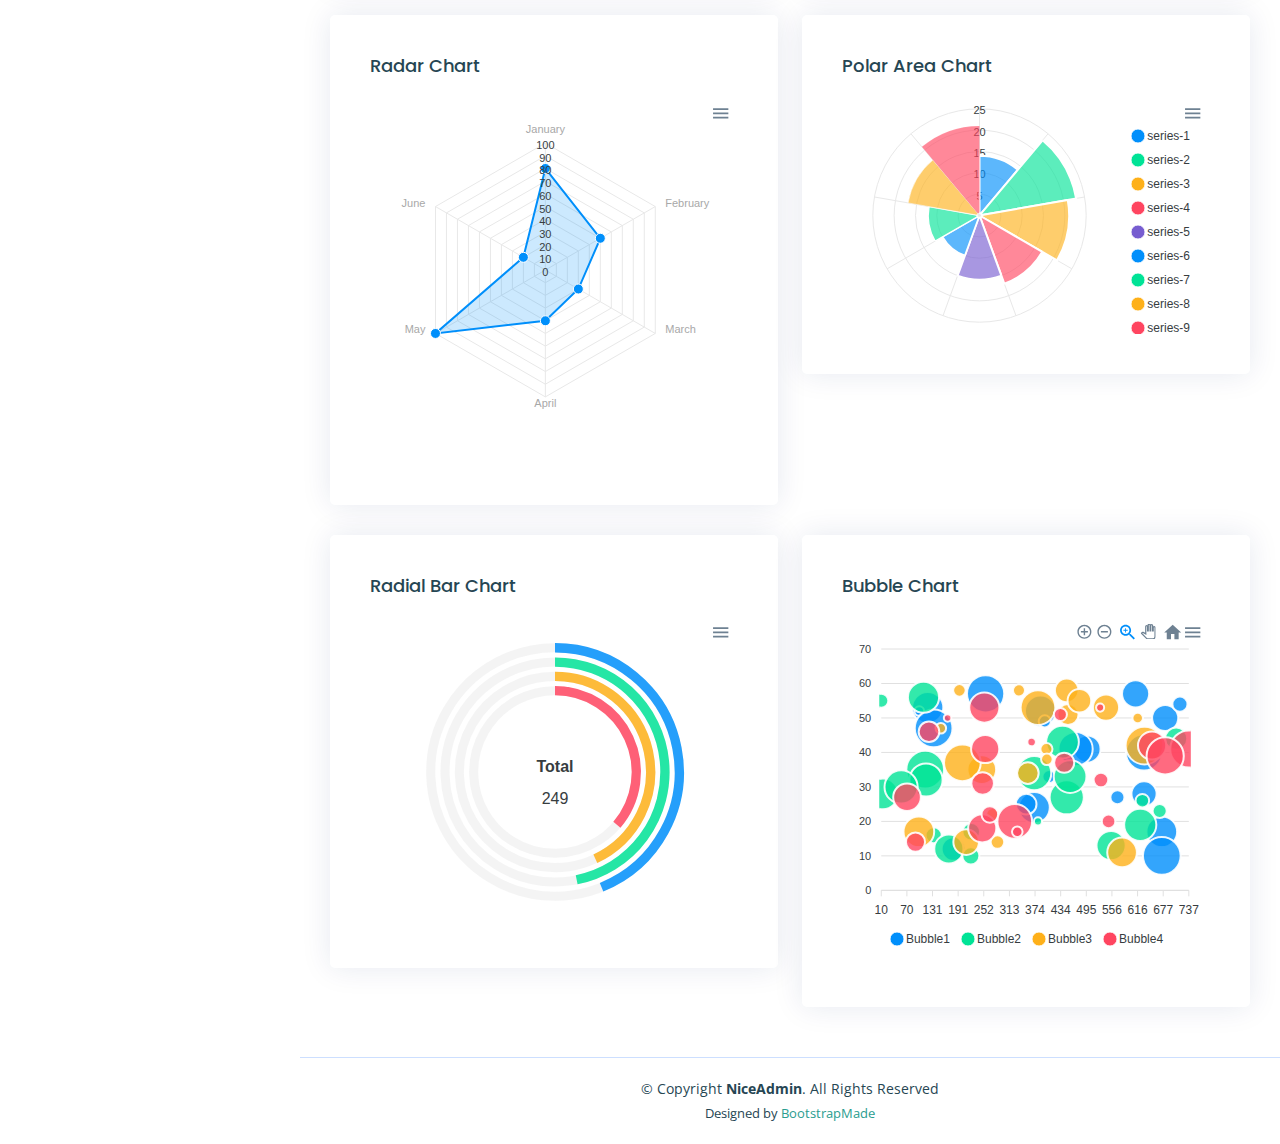
<file: SENASOFT_Front-end/Usuario/charts-apexcharts.html>
<!DOCTYPE html>
<html lang="en">

<head>
  <meta charset="utf-8">
  <meta content="width=device-width, initial-scale=1.0" name="viewport">

  <title>Charts / ApexCharts - NiceAdmin Bootstrap Template</title>
  <meta content="" name="description">
  <meta content="" name="keywords">

  <!-- Favicons -->
  <link href="assets/img/favicon.png" rel="icon">
  <link href="assets/img/apple-touch-icon.png" rel="apple-touch-icon">

  <!-- Google Fonts -->
  <link href="https://fonts.gstatic.com" rel="preconnect">
  <link href="https://fonts.googleapis.com/css?family=Open+Sans:300,300i,400,400i,600,600i,700,700i|Nunito:300,300i,400,400i,600,600i,700,700i|Poppins:300,300i,400,400i,500,500i,600,600i,700,700i" rel="stylesheet">

  <!-- Vendor CSS Files -->
  <link href="assets/vendor/bootstrap/css/bootstrap.min.css" rel="stylesheet">
  <link href="assets/vendor/bootstrap-icons/bootstrap-icons.css" rel="stylesheet">
  <link href="assets/vendor/boxicons/css/boxicons.min.css" rel="stylesheet">
  <link href="assets/vendor/quill/quill.snow.css" rel="stylesheet">
  <link href="assets/vendor/quill/quill.bubble.css" rel="stylesheet">
  <link href="assets/vendor/remixicon/remixicon.css" rel="stylesheet">
  <link href="assets/vendor/simple-datatables/style.css" rel="stylesheet">

  <!-- Template Main CSS File -->
  <link href="assets/css/style.css" rel="stylesheet">

  <!-- =======================================================
  * Template Name: NiceAdmin
  * Template URL: https://bootstrapmade.com/nice-admin-bootstrap-admin-html-template/
  * Updated: Apr 20 2024 with Bootstrap v5.3.3
  * Author: BootstrapMade.com
  * License: https://bootstrapmade.com/license/
  ======================================================== -->
</head>

<body>

  <!-- ======= Header ======= -->
  <header id="header" class="header fixed-top d-flex align-items-center">

    <div class="d-flex align-items-center justify-content-between">
      <a href="index.html" class="logo d-flex align-items-center">
        <img src="assets/img/logo.png" alt="">
        <span class="d-none d-lg-block">NiceAdmin</span>
      </a>
      <i class="bi bi-list toggle-sidebar-btn"></i>
    </div><!-- End Logo -->

    <div class="search-bar">
      <form class="search-form d-flex align-items-center" method="POST" action="#">
        <input type="text" name="query" placeholder="Search" title="Enter search keyword">
        <button type="submit" title="Search"><i class="bi bi-search"></i></button>
      </form>
    </div><!-- End Search Bar -->

    <nav class="header-nav ms-auto">
      <ul class="d-flex align-items-center">

        <li class="nav-item d-block d-lg-none">
          <a class="nav-link nav-icon search-bar-toggle " href="#">
            <i class="bi bi-search"></i>
          </a>
        </li><!-- End Search Icon-->

        <li class="nav-item dropdown">

          <a class="nav-link nav-icon" href="#" data-bs-toggle="dropdown">
            <i class="bi bi-bell"></i>
            <span class="badge bg-primary badge-number">4</span>
          </a><!-- End Notification Icon -->

          <ul class="dropdown-menu dropdown-menu-end dropdown-menu-arrow notifications">
            <li class="dropdown-header">
              You have 4 new notifications
              <a href="#"><span class="badge rounded-pill bg-primary p-2 ms-2">View all</span></a>
            </li>
            <li>
              <hr class="dropdown-divider">
            </li>

            <li class="notification-item">
              <i class="bi bi-exclamation-circle text-warning"></i>
              <div>
                <h4>Lorem Ipsum</h4>
                <p>Quae dolorem earum veritatis oditseno</p>
                <p>30 min. ago</p>
              </div>
            </li>

            <li>
              <hr class="dropdown-divider">
            </li>

            <li class="notification-item">
              <i class="bi bi-x-circle text-danger"></i>
              <div>
                <h4>Atque rerum nesciunt</h4>
                <p>Quae dolorem earum veritatis oditseno</p>
                <p>1 hr. ago</p>
              </div>
            </li>

            <li>
              <hr class="dropdown-divider">
            </li>

            <li class="notification-item">
              <i class="bi bi-check-circle text-success"></i>
              <div>
                <h4>Sit rerum fuga</h4>
                <p>Quae dolorem earum veritatis oditseno</p>
                <p>2 hrs. ago</p>
              </div>
            </li>

            <li>
              <hr class="dropdown-divider">
            </li>

            <li class="notification-item">
              <i class="bi bi-info-circle text-primary"></i>
              <div>
                <h4>Dicta reprehenderit</h4>
                <p>Quae dolorem earum veritatis oditseno</p>
                <p>4 hrs. ago</p>
              </div>
            </li>

            <li>
              <hr class="dropdown-divider">
            </li>
            <li class="dropdown-footer">
              <a href="#">Show all notifications</a>
            </li>

          </ul><!-- End Notification Dropdown Items -->

        </li><!-- End Notification Nav -->

        <li class="nav-item dropdown">

          <a class="nav-link nav-icon" href="#" data-bs-toggle="dropdown">
            <i class="bi bi-chat-left-text"></i>
            <span class="badge bg-success badge-number">3</span>
          </a><!-- End Messages Icon -->

          <ul class="dropdown-menu dropdown-menu-end dropdown-menu-arrow messages">
            <li class="dropdown-header">
              You have 3 new messages
              <a href="#"><span class="badge rounded-pill bg-primary p-2 ms-2">View all</span></a>
            </li>
            <li>
              <hr class="dropdown-divider">
            </li>

            <li class="message-item">
              <a href="#">
                <img src="assets/img/messages-1.jpg" alt="" class="rounded-circle">
                <div>
                  <h4>Maria Hudson</h4>
                  <p>Velit asperiores et ducimus soluta repudiandae labore officia est ut...</p>
                  <p>4 hrs. ago</p>
                </div>
              </a>
            </li>
            <li>
              <hr class="dropdown-divider">
            </li>

            <li class="message-item">
              <a href="#">
                <img src="assets/img/messages-2.jpg" alt="" class="rounded-circle">
                <div>
                  <h4>Anna Nelson</h4>
                  <p>Velit asperiores et ducimus soluta repudiandae labore officia est ut...</p>
                  <p>6 hrs. ago</p>
                </div>
              </a>
            </li>
            <li>
              <hr class="dropdown-divider">
            </li>

            <li class="message-item">
              <a href="#">
                <img src="assets/img/messages-3.jpg" alt="" class="rounded-circle">
                <div>
                  <h4>David Muldon</h4>
                  <p>Velit asperiores et ducimus soluta repudiandae labore officia est ut...</p>
                  <p>8 hrs. ago</p>
                </div>
              </a>
            </li>
            <li>
              <hr class="dropdown-divider">
            </li>

            <li class="dropdown-footer">
              <a href="#">Show all messages</a>
            </li>

          </ul><!-- End Messages Dropdown Items -->

        </li><!-- End Messages Nav -->

        <li class="nav-item dropdown pe-3">

          <a class="nav-link nav-profile d-flex align-items-center pe-0" href="#" data-bs-toggle="dropdown">
            <img src="assets/img/profile-img.jpg" alt="Profile" class="rounded-circle">
            <span class="d-none d-md-block dropdown-toggle ps-2">K. Anderson</span>
          </a><!-- End Profile Iamge Icon -->

          <ul class="dropdown-menu dropdown-menu-end dropdown-menu-arrow profile">
            <li class="dropdown-header">
              <h6>Kevin Anderson</h6>
              <span>Web Designer</span>
            </li>
            <li>
              <hr class="dropdown-divider">
            </li>

            <li>
              <a class="dropdown-item d-flex align-items-center" href="users-profile.html">
                <i class="bi bi-person"></i>
                <span>My Profile</span>
              </a>
            </li>
            <li>
              <hr class="dropdown-divider">
            </li>

            <li>
              <a class="dropdown-item d-flex align-items-center" href="users-profile.html">
                <i class="bi bi-gear"></i>
                <span>Account Settings</span>
              </a>
            </li>
            <li>
              <hr class="dropdown-divider">
            </li>

            <li>
              <a class="dropdown-item d-flex align-items-center" href="pages-faq.html">
                <i class="bi bi-question-circle"></i>
                <span>Need Help?</span>
              </a>
            </li>
            <li>
              <hr class="dropdown-divider">
            </li>

            <li>
              <a class="dropdown-item d-flex align-items-center" href="#">
                <i class="bi bi-box-arrow-right"></i>
                <span>Sign Out</span>
              </a>
            </li>

          </ul><!-- End Profile Dropdown Items -->
        </li><!-- End Profile Nav -->

      </ul>
    </nav><!-- End Icons Navigation -->

  </header><!-- End Header -->

  <!-- ======= Sidebar ======= -->
  <aside id="sidebar" class="sidebar">

    <ul class="sidebar-nav" id="sidebar-nav">

      <li class="nav-item">
        <a class="nav-link collapsed" href="index.html">
          <i class="bi bi-grid"></i>
          <span>Dashboard</span>
        </a>
      </li><!-- End Dashboard Nav -->

      <li class="nav-item">
        <a class="nav-link collapsed" data-bs-target="#components-nav" data-bs-toggle="collapse" href="#">
          <i class="bi bi-menu-button-wide"></i><span>Components</span><i class="bi bi-chevron-down ms-auto"></i>
        </a>
        <ul id="components-nav" class="nav-content collapse " data-bs-parent="#sidebar-nav">
          <li>
            <a href="components-alerts.html">
              <i class="bi bi-circle"></i><span>Alerts</span>
            </a>
          </li>
          <li>
            <a href="components-accordion.html">
              <i class="bi bi-circle"></i><span>Accordion</span>
            </a>
          </li>
          <li>
            <a href="components-badges.html">
              <i class="bi bi-circle"></i><span>Badges</span>
            </a>
          </li>
          <li>
            <a href="components-breadcrumbs.html">
              <i class="bi bi-circle"></i><span>Breadcrumbs</span>
            </a>
          </li>
          <li>
            <a href="components-buttons.html">
              <i class="bi bi-circle"></i><span>Buttons</span>
            </a>
          </li>
          <li>
            <a href="components-cards.html">
              <i class="bi bi-circle"></i><span>Cards</span>
            </a>
          </li>
          <li>
            <a href="components-carousel.html">
              <i class="bi bi-circle"></i><span>Carousel</span>
            </a>
          </li>
          <li>
            <a href="components-list-group.html">
              <i class="bi bi-circle"></i><span>List group</span>
            </a>
          </li>
          <li>
            <a href="components-modal.html">
              <i class="bi bi-circle"></i><span>Modal</span>
            </a>
          </li>
          <li>
            <a href="components-tabs.html">
              <i class="bi bi-circle"></i><span>Tabs</span>
            </a>
          </li>
          <li>
            <a href="components-pagination.html">
              <i class="bi bi-circle"></i><span>Pagination</span>
            </a>
          </li>
          <li>
            <a href="components-progress.html">
              <i class="bi bi-circle"></i><span>Progress</span>
            </a>
          </li>
          <li>
            <a href="components-spinners.html">
              <i class="bi bi-circle"></i><span>Spinners</span>
            </a>
          </li>
          <li>
            <a href="components-tooltips.html">
              <i class="bi bi-circle"></i><span>Tooltips</span>
            </a>
          </li>
        </ul>
      </li><!-- End Components Nav -->

      <li class="nav-item">
        <a class="nav-link collapsed" data-bs-target="#forms-nav" data-bs-toggle="collapse" href="#">
          <i class="bi bi-journal-text"></i><span>Forms</span><i class="bi bi-chevron-down ms-auto"></i>
        </a>
        <ul id="forms-nav" class="nav-content collapse " data-bs-parent="#sidebar-nav">
          <li>
            <a href="forms-elements.html">
              <i class="bi bi-circle"></i><span>Form Elements</span>
            </a>
          </li>
          <li>
            <a href="forms-layouts.html">
              <i class="bi bi-circle"></i><span>Form Layouts</span>
            </a>
          </li>
          <li>
            <a href="forms-editors.html">
              <i class="bi bi-circle"></i><span>Form Editors</span>
            </a>
          </li>
          <li>
            <a href="forms-validation.html">
              <i class="bi bi-circle"></i><span>Form Validation</span>
            </a>
          </li>
        </ul>
      </li><!-- End Forms Nav -->

      <li class="nav-item">
        <a class="nav-link collapsed" data-bs-target="#tables-nav" data-bs-toggle="collapse" href="#">
          <i class="bi bi-layout-text-window-reverse"></i><span>Tables</span><i class="bi bi-chevron-down ms-auto"></i>
        </a>
        <ul id="tables-nav" class="nav-content collapse " data-bs-parent="#sidebar-nav">
          <li>
            <a href="tables-general.html">
              <i class="bi bi-circle"></i><span>General Tables</span>
            </a>
          </li>
          <li>
            <a href="tables-data.html">
              <i class="bi bi-circle"></i><span>Data Tables</span>
            </a>
          </li>
        </ul>
      </li><!-- End Tables Nav -->

      <li class="nav-item">
        <a class="nav-link " data-bs-target="#charts-nav" data-bs-toggle="collapse" href="#">
          <i class="bi bi-bar-chart"></i><span>Charts</span><i class="bi bi-chevron-down ms-auto"></i>
        </a>
        <ul id="charts-nav" class="nav-content collapse show" data-bs-parent="#sidebar-nav">
          <li>
            <a href="charts-chartjs.html">
              <i class="bi bi-circle"></i><span>Chart.js</span>
            </a>
          </li>
          <li>
            <a href="charts-apexcharts.html" class="active">
              <i class="bi bi-circle"></i><span>ApexCharts</span>
            </a>
          </li>
          <li>
            <a href="charts-echarts.html">
              <i class="bi bi-circle"></i><span>ECharts</span>
            </a>
          </li>
        </ul>
      </li><!-- End Charts Nav -->

      <li class="nav-item">
        <a class="nav-link collapsed" data-bs-target="#icons-nav" data-bs-toggle="collapse" href="#">
          <i class="bi bi-gem"></i><span>Icons</span><i class="bi bi-chevron-down ms-auto"></i>
        </a>
        <ul id="icons-nav" class="nav-content collapse " data-bs-parent="#sidebar-nav">
          <li>
            <a href="icons-bootstrap.html">
              <i class="bi bi-circle"></i><span>Bootstrap Icons</span>
            </a>
          </li>
          <li>
            <a href="icons-remix.html">
              <i class="bi bi-circle"></i><span>Remix Icons</span>
            </a>
          </li>
          <li>
            <a href="icons-boxicons.html">
              <i class="bi bi-circle"></i><span>Boxicons</span>
            </a>
          </li>
        </ul>
      </li><!-- End Icons Nav -->

      <li class="nav-heading">Pages</li>

      <li class="nav-item">
        <a class="nav-link collapsed" href="users-profile.html">
          <i class="bi bi-person"></i>
          <span>Profile</span>
        </a>
      </li><!-- End Profile Page Nav -->

      <li class="nav-item">
        <a class="nav-link collapsed" href="pages-faq.html">
          <i class="bi bi-question-circle"></i>
          <span>F.A.Q</span>
        </a>
      </li><!-- End F.A.Q Page Nav -->

      <li class="nav-item">
        <a class="nav-link collapsed" href="pages-contact.html">
          <i class="bi bi-envelope"></i>
          <span>Contact</span>
        </a>
      </li><!-- End Contact Page Nav -->

      <li class="nav-item">
        <a class="nav-link collapsed" href="pages-register.html">
          <i class="bi bi-card-list"></i>
          <span>Register</span>
        </a>
      </li><!-- End Register Page Nav -->

      <li class="nav-item">
        <a class="nav-link collapsed" href="pages-login.html">
          <i class="bi bi-box-arrow-in-right"></i>
          <span>Login</span>
        </a>
      </li><!-- End Login Page Nav -->

      <li class="nav-item">
        <a class="nav-link collapsed" href="pages-error-404.html">
          <i class="bi bi-dash-circle"></i>
          <span>Error 404</span>
        </a>
      </li><!-- End Error 404 Page Nav -->

      <li class="nav-item">
        <a class="nav-link collapsed" href="pages-blank.html">
          <i class="bi bi-file-earmark"></i>
          <span>Blank</span>
        </a>
      </li><!-- End Blank Page Nav -->

    </ul>

  </aside><!-- End Sidebar-->

  <main id="main" class="main">

    <div class="pagetitle">
      <h1>ApexCharts</h1>
      <nav>
        <ol class="breadcrumb">
          <li class="breadcrumb-item"><a href="index.html">Home</a></li>
          <li class="breadcrumb-item">Charts</li>
          <li class="breadcrumb-item active">ApexCharts</li>
        </ol>
      </nav>
    </div><!-- End Page Title -->

    <p>ApexCharts Examples. You can check the <a href="https://apexcharts.com/javascript-chart-demos/" target="_blank">official website</a> for more examples.</p>

    <section class="section">
      <div class="row">

        <div class="col-lg-6">
          <div class="card">
            <div class="card-body">
              <h5 class="card-title">Line Chart</h5>

              <!-- Line Chart -->
              <div id="lineChart"></div>

              <script>
                document.addEventListener("DOMContentLoaded", () => {
                  new ApexCharts(document.querySelector("#lineChart"), {
                    series: [{
                      name: "Desktops",
                      data: [10, 41, 35, 51, 49, 62, 69, 91, 148]
                    }],
                    chart: {
                      height: 350,
                      type: 'line',
                      zoom: {
                        enabled: false
                      }
                    },
                    dataLabels: {
                      enabled: false
                    },
                    stroke: {
                      curve: 'straight'
                    },
                    grid: {
                      row: {
                        colors: ['#f3f3f3', 'transparent'], // takes an array which will be repeated on columns
                        opacity: 0.5
                      },
                    },
                    xaxis: {
                      categories: ['Jan', 'Feb', 'Mar', 'Apr', 'May', 'Jun', 'Jul', 'Aug', 'Sep'],
                    }
                  }).render();
                });
              </script>
              <!-- End Line Chart -->

            </div>
          </div>
        </div>

        <div class="col-lg-6">
          <div class="card">
            <div class="card-body">
              <h5 class="card-title">Area Chart</h5>

              <!-- Area Chart -->
              <div id="areaChart"></div>

              <script>
                document.addEventListener("DOMContentLoaded", () => {
                  const series = {
                    "monthDataSeries1": {
                      "prices": [
                        8107.85,
                        8128.0,
                        8122.9,
                        8165.5,
                        8340.7,
                        8423.7,
                        8423.5,
                        8514.3,
                        8481.85,
                        8487.7,
                        8506.9,
                        8626.2,
                        8668.95,
                        8602.3,
                        8607.55,
                        8512.9,
                        8496.25,
                        8600.65,
                        8881.1,
                        9340.85
                      ],
                      "dates": [
                        "13 Nov 2017",
                        "14 Nov 2017",
                        "15 Nov 2017",
                        "16 Nov 2017",
                        "17 Nov 2017",
                        "20 Nov 2017",
                        "21 Nov 2017",
                        "22 Nov 2017",
                        "23 Nov 2017",
                        "24 Nov 2017",
                        "27 Nov 2017",
                        "28 Nov 2017",
                        "29 Nov 2017",
                        "30 Nov 2017",
                        "01 Dec 2017",
                        "04 Dec 2017",
                        "05 Dec 2017",
                        "06 Dec 2017",
                        "07 Dec 2017",
                        "08 Dec 2017"
                      ]
                    },
                    "monthDataSeries2": {
                      "prices": [
                        8423.7,
                        8423.5,
                        8514.3,
                        8481.85,
                        8487.7,
                        8506.9,
                        8626.2,
                        8668.95,
                        8602.3,
                        8607.55,
                        8512.9,
                        8496.25,
                        8600.65,
                        8881.1,
                        9040.85,
                        8340.7,
                        8165.5,
                        8122.9,
                        8107.85,
                        8128.0
                      ],
                      "dates": [
                        "13 Nov 2017",
                        "14 Nov 2017",
                        "15 Nov 2017",
                        "16 Nov 2017",
                        "17 Nov 2017",
                        "20 Nov 2017",
                        "21 Nov 2017",
                        "22 Nov 2017",
                        "23 Nov 2017",
                        "24 Nov 2017",
                        "27 Nov 2017",
                        "28 Nov 2017",
                        "29 Nov 2017",
                        "30 Nov 2017",
                        "01 Dec 2017",
                        "04 Dec 2017",
                        "05 Dec 2017",
                        "06 Dec 2017",
                        "07 Dec 2017",
                        "08 Dec 2017"
                      ]
                    },
                    "monthDataSeries3": {
                      "prices": [
                        7114.25,
                        7126.6,
                        7116.95,
                        7203.7,
                        7233.75,
                        7451.0,
                        7381.15,
                        7348.95,
                        7347.75,
                        7311.25,
                        7266.4,
                        7253.25,
                        7215.45,
                        7266.35,
                        7315.25,
                        7237.2,
                        7191.4,
                        7238.95,
                        7222.6,
                        7217.9,
                        7359.3,
                        7371.55,
                        7371.15,
                        7469.2,
                        7429.25,
                        7434.65,
                        7451.1,
                        7475.25,
                        7566.25,
                        7556.8,
                        7525.55,
                        7555.45,
                        7560.9,
                        7490.7,
                        7527.6,
                        7551.9,
                        7514.85,
                        7577.95,
                        7592.3,
                        7621.95,
                        7707.95,
                        7859.1,
                        7815.7,
                        7739.0,
                        7778.7,
                        7839.45,
                        7756.45,
                        7669.2,
                        7580.45,
                        7452.85,
                        7617.25,
                        7701.6,
                        7606.8,
                        7620.05,
                        7513.85,
                        7498.45,
                        7575.45,
                        7601.95,
                        7589.1,
                        7525.85,
                        7569.5,
                        7702.5,
                        7812.7,
                        7803.75,
                        7816.3,
                        7851.15,
                        7912.2,
                        7972.8,
                        8145.0,
                        8161.1,
                        8121.05,
                        8071.25,
                        8088.2,
                        8154.45,
                        8148.3,
                        8122.05,
                        8132.65,
                        8074.55,
                        7952.8,
                        7885.55,
                        7733.9,
                        7897.15,
                        7973.15,
                        7888.5,
                        7842.8,
                        7838.4,
                        7909.85,
                        7892.75,
                        7897.75,
                        7820.05,
                        7904.4,
                        7872.2,
                        7847.5,
                        7849.55,
                        7789.6,
                        7736.35,
                        7819.4,
                        7875.35,
                        7871.8,
                        8076.5,
                        8114.8,
                        8193.55,
                        8217.1,
                        8235.05,
                        8215.3,
                        8216.4,
                        8301.55,
                        8235.25,
                        8229.75,
                        8201.95,
                        8164.95,
                        8107.85,
                        8128.0,
                        8122.9,
                        8165.5,
                        8340.7,
                        8423.7,
                        8423.5,
                        8514.3,
                        8481.85,
                        8487.7,
                        8506.9,
                        8626.2
                      ],
                      "dates": [
                        "02 Jun 2017",
                        "05 Jun 2017",
                        "06 Jun 2017",
                        "07 Jun 2017",
                        "08 Jun 2017",
                        "09 Jun 2017",
                        "12 Jun 2017",
                        "13 Jun 2017",
                        "14 Jun 2017",
                        "15 Jun 2017",
                        "16 Jun 2017",
                        "19 Jun 2017",
                        "20 Jun 2017",
                        "21 Jun 2017",
                        "22 Jun 2017",
                        "23 Jun 2017",
                        "27 Jun 2017",
                        "28 Jun 2017",
                        "29 Jun 2017",
                        "30 Jun 2017",
                        "03 Jul 2017",
                        "04 Jul 2017",
                        "05 Jul 2017",
                        "06 Jul 2017",
                        "07 Jul 2017",
                        "10 Jul 2017",
                        "11 Jul 2017",
                        "12 Jul 2017",
                        "13 Jul 2017",
                        "14 Jul 2017",
                        "17 Jul 2017",
                        "18 Jul 2017",
                        "19 Jul 2017",
                        "20 Jul 2017",
                        "21 Jul 2017",
                        "24 Jul 2017",
                        "25 Jul 2017",
                        "26 Jul 2017",
                        "27 Jul 2017",
                        "28 Jul 2017",
                        "31 Jul 2017",
                        "01 Aug 2017",
                        "02 Aug 2017",
                        "03 Aug 2017",
                        "04 Aug 2017",
                        "07 Aug 2017",
                        "08 Aug 2017",
                        "09 Aug 2017",
                        "10 Aug 2017",
                        "11 Aug 2017",
                        "14 Aug 2017",
                        "16 Aug 2017",
                        "17 Aug 2017",
                        "18 Aug 2017",
                        "21 Aug 2017",
                        "22 Aug 2017",
                        "23 Aug 2017",
                        "24 Aug 2017",
                        "28 Aug 2017",
                        "29 Aug 2017",
                        "30 Aug 2017",
                        "31 Aug 2017",
                        "01 Sep 2017",
                        "04 Sep 2017",
                        "05 Sep 2017",
                        "06 Sep 2017",
                        "07 Sep 2017",
                        "08 Sep 2017",
                        "11 Sep 2017",
                        "12 Sep 2017",
                        "13 Sep 2017",
                        "14 Sep 2017",
                        "15 Sep 2017",
                        "18 Sep 2017",
                        "19 Sep 2017",
                        "20 Sep 2017",
                        "21 Sep 2017",
                        "22 Sep 2017",
                        "25 Sep 2017",
                        "26 Sep 2017",
                        "27 Sep 2017",
                        "28 Sep 2017",
                        "29 Sep 2017",
                        "03 Oct 2017",
                        "04 Oct 2017",
                        "05 Oct 2017",
                        "06 Oct 2017",
                        "09 Oct 2017",
                        "10 Oct 2017",
                        "11 Oct 2017",
                        "12 Oct 2017",
                        "13 Oct 2017",
                        "16 Oct 2017",
                        "17 Oct 2017",
                        "18 Oct 2017",
                        "19 Oct 2017",
                        "23 Oct 2017",
                        "24 Oct 2017",
                        "25 Oct 2017",
                        "26 Oct 2017",
                        "27 Oct 2017",
                        "30 Oct 2017",
                        "31 Oct 2017",
                        "01 Nov 2017",
                        "02 Nov 2017",
                        "03 Nov 2017",
                        "06 Nov 2017",
                        "07 Nov 2017",
                        "08 Nov 2017",
                        "09 Nov 2017",
                        "10 Nov 2017",
                        "13 Nov 2017",
                        "14 Nov 2017",
                        "15 Nov 2017",
                        "16 Nov 2017",
                        "17 Nov 2017",
                        "20 Nov 2017",
                        "21 Nov 2017",
                        "22 Nov 2017",
                        "23 Nov 2017",
                        "24 Nov 2017",
                        "27 Nov 2017",
                        "28 Nov 2017"
                      ]
                    }
                  }
                  new ApexCharts(document.querySelector("#areaChart"), {
                    series: [{
                      name: "STOCK ABC",
                      data: series.monthDataSeries1.prices
                    }],
                    chart: {
                      type: 'area',
                      height: 350,
                      zoom: {
                        enabled: false
                      }
                    },
                    dataLabels: {
                      enabled: false
                    },
                    stroke: {
                      curve: 'straight'
                    },
                    subtitle: {
                      text: 'Price Movements',
                      align: 'left'
                    },
                    labels: series.monthDataSeries1.dates,
                    xaxis: {
                      type: 'datetime',
                    },
                    yaxis: {
                      opposite: true
                    },
                    legend: {
                      horizontalAlign: 'left'
                    }
                  }).render();
                });
              </script>
              <!-- End Area Chart -->

            </div>
          </div>
        </div>

        <div class="col-lg-6">
          <div class="card">
            <div class="card-body">
              <h5 class="card-title">Column Chart</h5>

              <!-- Column Chart -->
              <div id="columnChart"></div>

              <script>
                document.addEventListener("DOMContentLoaded", () => {
                  new ApexCharts(document.querySelector("#columnChart"), {
                    series: [{
                      name: 'Net Profit',
                      data: [44, 55, 57, 56, 61, 58, 63, 60, 66]
                    }, {
                      name: 'Revenue',
                      data: [76, 85, 101, 98, 87, 105, 91, 114, 94]
                    }, {
                      name: 'Free Cash Flow',
                      data: [35, 41, 36, 26, 45, 48, 52, 53, 41]
                    }],
                    chart: {
                      type: 'bar',
                      height: 350
                    },
                    plotOptions: {
                      bar: {
                        horizontal: false,
                        columnWidth: '55%',
                        endingShape: 'rounded'
                      },
                    },
                    dataLabels: {
                      enabled: false
                    },
                    stroke: {
                      show: true,
                      width: 2,
                      colors: ['transparent']
                    },
                    xaxis: {
                      categories: ['Feb', 'Mar', 'Apr', 'May', 'Jun', 'Jul', 'Aug', 'Sep', 'Oct'],
                    },
                    yaxis: {
                      title: {
                        text: '$ (thousands)'
                      }
                    },
                    fill: {
                      opacity: 1
                    },
                    tooltip: {
                      y: {
                        formatter: function(val) {
                          return "$ " + val + " thousands"
                        }
                      }
                    }
                  }).render();
                });
              </script>
              <!-- End Column Chart -->

            </div>
          </div>
        </div>

        <div class="col-lg-6">
          <div class="card">
            <div class="card-body">
              <h5 class="card-title">Bar Chart</h5>

              <!-- Bar Chart -->
              <div id="barChart"></div>

              <script>
                document.addEventListener("DOMContentLoaded", () => {
                  new ApexCharts(document.querySelector("#barChart"), {
                    series: [{
                      data: [400, 430, 448, 470, 540, 580, 690, 1100, 1200, 1380]
                    }],
                    chart: {
                      type: 'bar',
                      height: 350
                    },
                    plotOptions: {
                      bar: {
                        borderRadius: 4,
                        horizontal: true,
                      }
                    },
                    dataLabels: {
                      enabled: false
                    },
                    xaxis: {
                      categories: ['South Korea', 'Canada', 'United Kingdom', 'Netherlands', 'Italy', 'France', 'Japan',
                        'United States', 'China', 'Germany'
                      ],
                    }
                  }).render();
                });
              </script>
              <!-- End Bar Chart -->

            </div>
          </div>
        </div>

        <div class="col-lg-6">
          <div class="card">
            <div class="card-body">
              <h5 class="card-title">Pie Chart</h5>

              <!-- Pie Chart -->
              <div id="pieChart"></div>

              <script>
                document.addEventListener("DOMContentLoaded", () => {
                  new ApexCharts(document.querySelector("#pieChart"), {
                    series: [44, 55, 13, 43, 22],
                    chart: {
                      height: 350,
                      type: 'pie',
                      toolbar: {
                        show: true
                      }
                    },
                    labels: ['Team A', 'Team B', 'Team C', 'Team D', 'Team E']
                  }).render();
                });
              </script>
              <!-- End Pie Chart -->

            </div>
          </div>
        </div>

        <div class="col-lg-6">
          <div class="card">
            <div class="card-body">
              <h5 class="card-title">Donut Chart</h5>

              <!-- Donut Chart -->
              <div id="donutChart"></div>

              <script>
                document.addEventListener("DOMContentLoaded", () => {
                  new ApexCharts(document.querySelector("#donutChart"), {
                    series: [44, 55, 13, 43, 22],
                    chart: {
                      height: 350,
                      type: 'donut',
                      toolbar: {
                        show: true
                      }
                    },
                    labels: ['Team A', 'Team B', 'Team C', 'Team D', 'Team E'],
                  }).render();
                });
              </script>
              <!-- End Donut Chart -->

            </div>
          </div>
        </div>

        <div class="col-lg-6">
          <div class="card">
            <div class="card-body">
              <h5 class="card-title">Radar Chart</h5>

              <!-- Radar Chart -->
              <div id="radarChart"></div>

              <script>
                document.addEventListener("DOMContentLoaded", () => {
                  new ApexCharts(document.querySelector("#radarChart"), {
                    series: [{
                      name: 'Series 1',
                      data: [80, 50, 30, 40, 100, 20],
                    }],
                    chart: {
                      height: 350,
                      type: 'radar',
                    },
                    xaxis: {
                      categories: ['January', 'February', 'March', 'April', 'May', 'June']
                    }
                  }).render();
                });
              </script>
              <!-- End Radar Chart -->

            </div>
          </div>
        </div>

        <div class="col-lg-6">
          <div class="card">
            <div class="card-body">
              <h5 class="card-title">Polar Area Chart</h5>

              <!-- Polar Area Chart -->
              <div id="polarAreaChart"></div>

              <script>
                document.addEventListener("DOMContentLoaded", () => {
                  new ApexCharts(document.querySelector("#polarAreaChart"), {
                    series: [14, 23, 21, 17, 15, 10, 12, 17, 21],
                    chart: {
                      type: 'polarArea',
                      height: 350,
                      toolbar: {
                        show: true
                      }
                    },
                    stroke: {
                      colors: ['#fff']
                    },
                    fill: {
                      opacity: 0.8
                    }
                  }).render();
                });
              </script>
              <!-- End Polar Area Chart -->

            </div>
          </div>
        </div>

        <div class="col-lg-6">
          <div class="card">
            <div class="card-body">
              <h5 class="card-title">Radial Bar Chart</h5>

              <!-- Radial Bar Chart -->
              <div id="radialBarChart"></div>

              <script>
                document.addEventListener("DOMContentLoaded", () => {
                  new ApexCharts(document.querySelector("#radialBarChart"), {
                    series: [44, 55, 67, 83],
                    chart: {
                      height: 350,
                      type: 'radialBar',
                      toolbar: {
                        show: true
                      }
                    },
                    plotOptions: {
                      radialBar: {
                        dataLabels: {
                          name: {
                            fontSize: '22px',
                          },
                          value: {
                            fontSize: '16px',
                          },
                          total: {
                            show: true,
                            label: 'Total',
                            formatter: function(w) {
                              // By default this function returns the average of all series. The below is just an example to show the use of custom formatter function
                              return 249
                            }
                          }
                        }
                      }
                    },
                    labels: ['Apples', 'Oranges', 'Bananas', 'Berries'],
                  }).render();
                });
              </script>
              <!-- End Radial Bar Chart -->

            </div>
          </div>
        </div>

        <div class="col-lg-6">
          <div class="card">
            <div class="card-body">
              <h5 class="card-title">Bubble Chart</h5>

              <!-- Bubble Chart -->
              <div id="bubbleChart"></div>

              <script>
                document.addEventListener("DOMContentLoaded", () => {
                  function generateData(baseval, count, yrange) {
                    var i = 0;
                    var series = [];
                    while (i < count) {
                      var x = Math.floor(Math.random() * (750 - 1 + 1)) + 1;;
                      var y = Math.floor(Math.random() * (yrange.max - yrange.min + 1)) + yrange.min;
                      var z = Math.floor(Math.random() * (75 - 15 + 1)) + 15;
                      series.push([x, y, z]);
                      baseval += 86400000;
                      i++;
                    }
                    return series;
                  }
                  new ApexCharts(document.querySelector("#bubbleChart"), {
                    series: [{
                        name: 'Bubble1',
                        data: generateData(new Date('11 Feb 2017 GMT').getTime(), 20, {
                          min: 10,
                          max: 60
                        })
                      },
                      {
                        name: 'Bubble2',
                        data: generateData(new Date('11 Feb 2017 GMT').getTime(), 20, {
                          min: 10,
                          max: 60
                        })
                      },
                      {
                        name: 'Bubble3',
                        data: generateData(new Date('11 Feb 2017 GMT').getTime(), 20, {
                          min: 10,
                          max: 60
                        })
                      },
                      {
                        name: 'Bubble4',
                        data: generateData(new Date('11 Feb 2017 GMT').getTime(), 20, {
                          min: 10,
                          max: 60
                        })
                      }
                    ],
                    chart: {
                      height: 333,
                      type: 'bubble',
                    },
                    dataLabels: {
                      enabled: false
                    },
                    fill: {
                      opacity: 0.8
                    },
                    xaxis: {
                      tickAmount: 12,
                      type: 'category',
                    },
                    yaxis: {
                      max: 70
                    }
                  }).render();
                });
              </script>
              <!-- End Bubble Chart -->

            </div>
          </div>
        </div>

      </div>
    </section>

  </main><!-- End #main -->

  <!-- ======= Footer ======= -->
  <footer id="footer" class="footer">
    <div class="copyright">
      &copy; Copyright <strong><span>NiceAdmin</span></strong>. All Rights Reserved
    </div>
    <div class="credits">
      <!-- All the links in the footer should remain intact. -->
      <!-- You can delete the links only if you purchased the pro version. -->
      <!-- Licensing information: https://bootstrapmade.com/license/ -->
      <!-- Purchase the pro version with working PHP/AJAX contact form: https://bootstrapmade.com/nice-admin-bootstrap-admin-html-template/ -->
      Designed by <a href="https://bootstrapmade.com/">BootstrapMade</a>
    </div>
  </footer><!-- End Footer -->

  <a href="#" class="back-to-top d-flex align-items-center justify-content-center"><i class="bi bi-arrow-up-short"></i></a>

  <!-- Vendor JS Files -->
  <script src="assets/vendor/apexcharts/apexcharts.min.js"></script>
  <script src="assets/vendor/bootstrap/js/bootstrap.bundle.min.js"></script>
  <script src="assets/vendor/chart.js/chart.umd.js"></script>
  <script src="assets/vendor/echarts/echarts.min.js"></script>
  <script src="assets/vendor/quill/quill.js"></script>
  <script src="assets/vendor/simple-datatables/simple-datatables.js"></script>
  <script src="assets/vendor/tinymce/tinymce.min.js"></script>
  <script src="assets/vendor/php-email-form/validate.js"></script>

  <!-- Template Main JS File -->
  <script src="assets/js/main.js"></script>

</body>

</html>
</file>
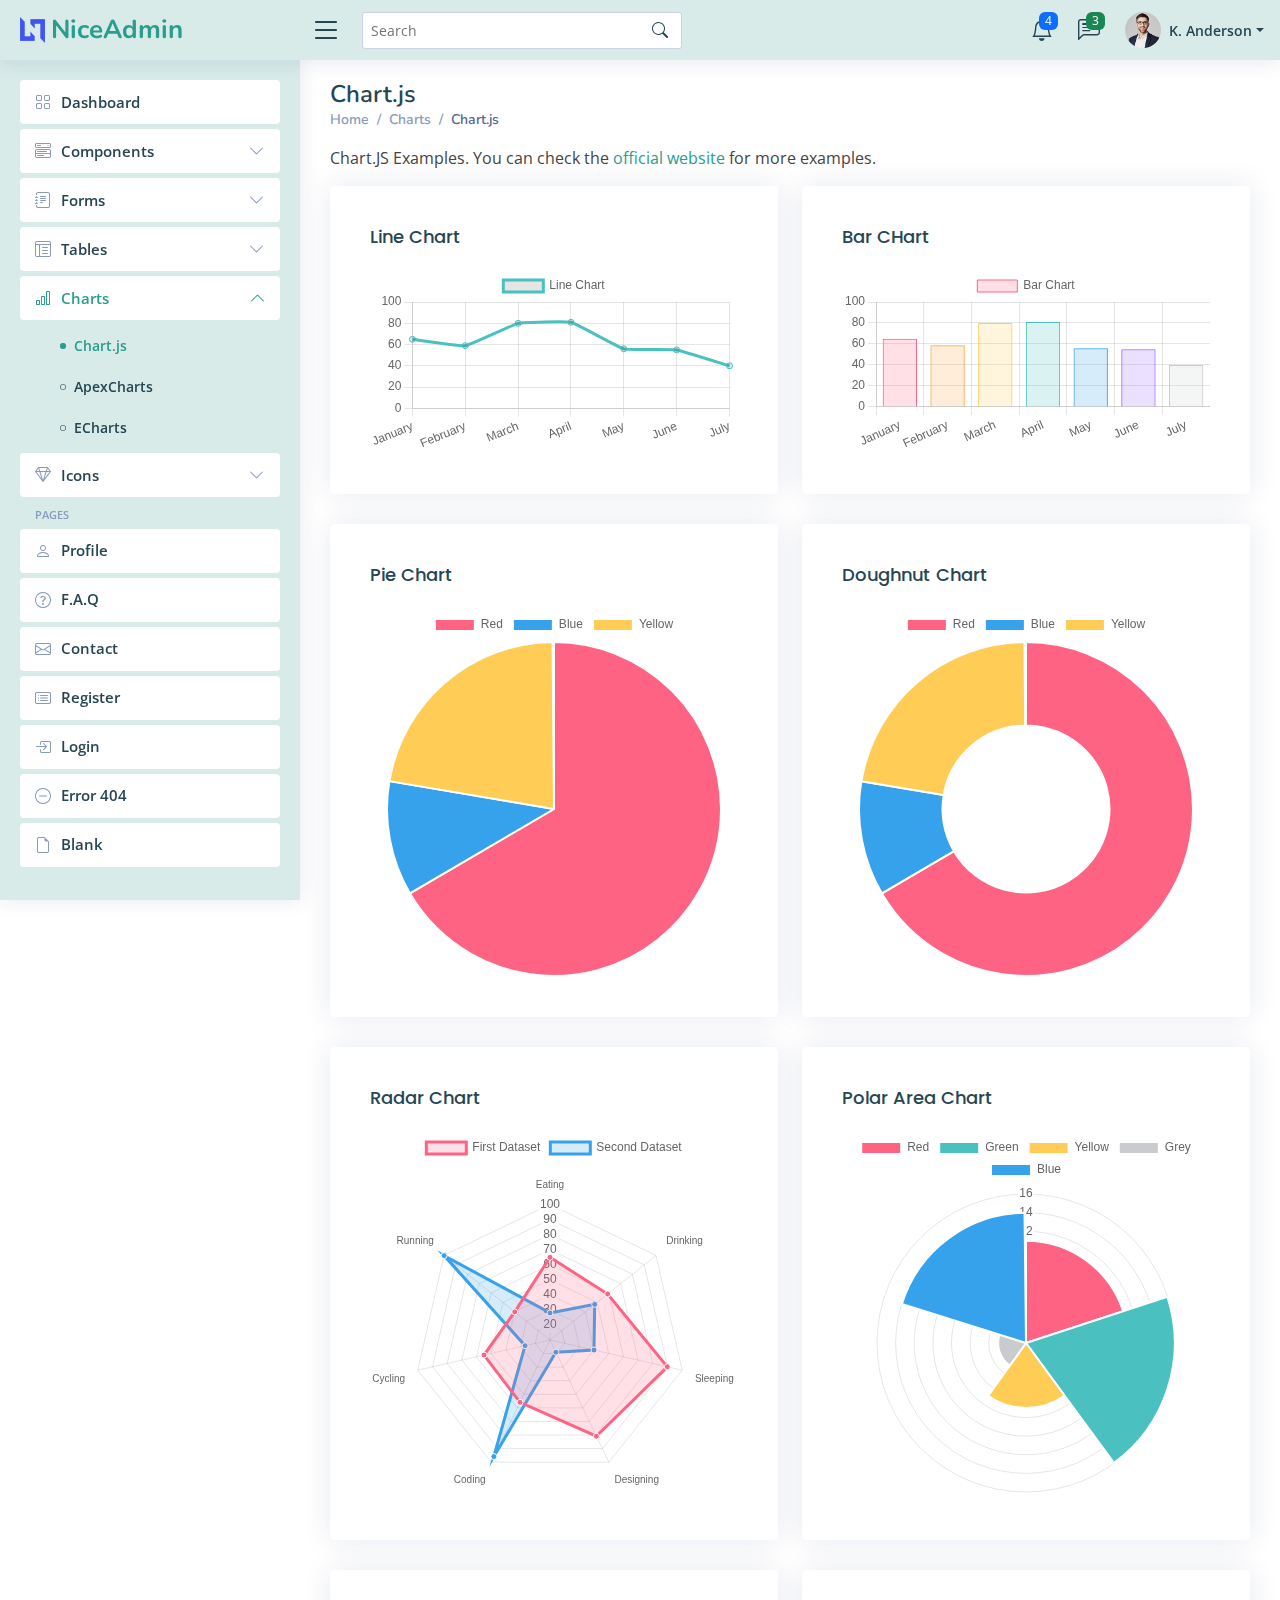
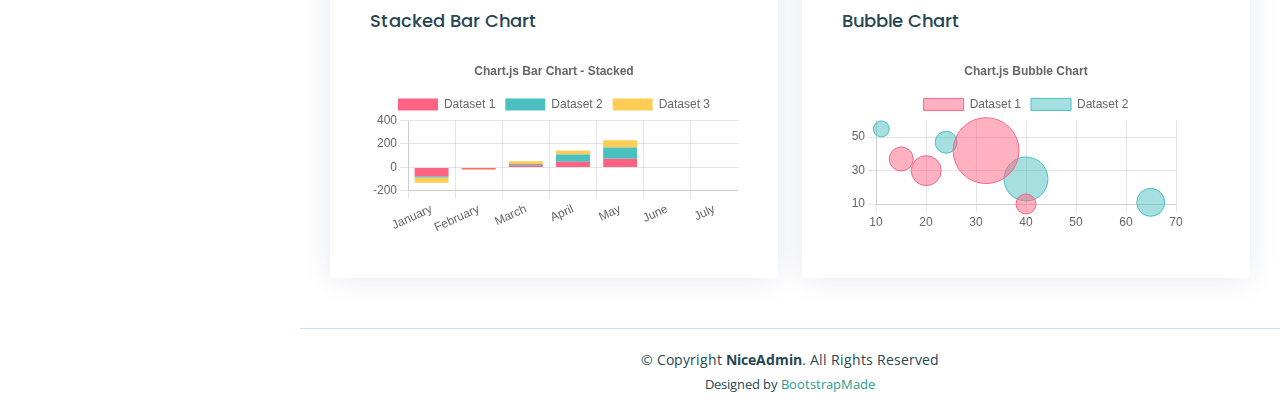
<file: SENASOFT_Front-end/Usuario/charts-chartjs.html>
<!DOCTYPE html>
<html lang="en">

<head>
  <meta charset="utf-8">
  <meta content="width=device-width, initial-scale=1.0" name="viewport">

  <title>Charts / Chart.js - NiceAdmin Bootstrap Template</title>
  <meta content="" name="description">
  <meta content="" name="keywords">

  <!-- Favicons -->
  <link href="assets/img/favicon.png" rel="icon">
  <link href="assets/img/apple-touch-icon.png" rel="apple-touch-icon">

  <!-- Google Fonts -->
  <link href="https://fonts.gstatic.com" rel="preconnect">
  <link href="https://fonts.googleapis.com/css?family=Open+Sans:300,300i,400,400i,600,600i,700,700i|Nunito:300,300i,400,400i,600,600i,700,700i|Poppins:300,300i,400,400i,500,500i,600,600i,700,700i" rel="stylesheet">

  <!-- Vendor CSS Files -->
  <link href="assets/vendor/bootstrap/css/bootstrap.min.css" rel="stylesheet">
  <link href="assets/vendor/bootstrap-icons/bootstrap-icons.css" rel="stylesheet">
  <link href="assets/vendor/boxicons/css/boxicons.min.css" rel="stylesheet">
  <link href="assets/vendor/quill/quill.snow.css" rel="stylesheet">
  <link href="assets/vendor/quill/quill.bubble.css" rel="stylesheet">
  <link href="assets/vendor/remixicon/remixicon.css" rel="stylesheet">
  <link href="assets/vendor/simple-datatables/style.css" rel="stylesheet">

  <!-- Template Main CSS File -->
  <link href="assets/css/style.css" rel="stylesheet">

  <!-- =======================================================
  * Template Name: NiceAdmin
  * Template URL: https://bootstrapmade.com/nice-admin-bootstrap-admin-html-template/
  * Updated: Apr 20 2024 with Bootstrap v5.3.3
  * Author: BootstrapMade.com
  * License: https://bootstrapmade.com/license/
  ======================================================== -->
</head>

<body>

  <!-- ======= Header ======= -->
  <header id="header" class="header fixed-top d-flex align-items-center">

    <div class="d-flex align-items-center justify-content-between">
      <a href="index.html" class="logo d-flex align-items-center">
        <img src="assets/img/logo.png" alt="">
        <span class="d-none d-lg-block">NiceAdmin</span>
      </a>
      <i class="bi bi-list toggle-sidebar-btn"></i>
    </div><!-- End Logo -->

    <div class="search-bar">
      <form class="search-form d-flex align-items-center" method="POST" action="#">
        <input type="text" name="query" placeholder="Search" title="Enter search keyword">
        <button type="submit" title="Search"><i class="bi bi-search"></i></button>
      </form>
    </div><!-- End Search Bar -->

    <nav class="header-nav ms-auto">
      <ul class="d-flex align-items-center">

        <li class="nav-item d-block d-lg-none">
          <a class="nav-link nav-icon search-bar-toggle " href="#">
            <i class="bi bi-search"></i>
          </a>
        </li><!-- End Search Icon-->

        <li class="nav-item dropdown">

          <a class="nav-link nav-icon" href="#" data-bs-toggle="dropdown">
            <i class="bi bi-bell"></i>
            <span class="badge bg-primary badge-number">4</span>
          </a><!-- End Notification Icon -->

          <ul class="dropdown-menu dropdown-menu-end dropdown-menu-arrow notifications">
            <li class="dropdown-header">
              You have 4 new notifications
              <a href="#"><span class="badge rounded-pill bg-primary p-2 ms-2">View all</span></a>
            </li>
            <li>
              <hr class="dropdown-divider">
            </li>

            <li class="notification-item">
              <i class="bi bi-exclamation-circle text-warning"></i>
              <div>
                <h4>Lorem Ipsum</h4>
                <p>Quae dolorem earum veritatis oditseno</p>
                <p>30 min. ago</p>
              </div>
            </li>

            <li>
              <hr class="dropdown-divider">
            </li>

            <li class="notification-item">
              <i class="bi bi-x-circle text-danger"></i>
              <div>
                <h4>Atque rerum nesciunt</h4>
                <p>Quae dolorem earum veritatis oditseno</p>
                <p>1 hr. ago</p>
              </div>
            </li>

            <li>
              <hr class="dropdown-divider">
            </li>

            <li class="notification-item">
              <i class="bi bi-check-circle text-success"></i>
              <div>
                <h4>Sit rerum fuga</h4>
                <p>Quae dolorem earum veritatis oditseno</p>
                <p>2 hrs. ago</p>
              </div>
            </li>

            <li>
              <hr class="dropdown-divider">
            </li>

            <li class="notification-item">
              <i class="bi bi-info-circle text-primary"></i>
              <div>
                <h4>Dicta reprehenderit</h4>
                <p>Quae dolorem earum veritatis oditseno</p>
                <p>4 hrs. ago</p>
              </div>
            </li>

            <li>
              <hr class="dropdown-divider">
            </li>
            <li class="dropdown-footer">
              <a href="#">Show all notifications</a>
            </li>

          </ul><!-- End Notification Dropdown Items -->

        </li><!-- End Notification Nav -->

        <li class="nav-item dropdown">

          <a class="nav-link nav-icon" href="#" data-bs-toggle="dropdown">
            <i class="bi bi-chat-left-text"></i>
            <span class="badge bg-success badge-number">3</span>
          </a><!-- End Messages Icon -->

          <ul class="dropdown-menu dropdown-menu-end dropdown-menu-arrow messages">
            <li class="dropdown-header">
              You have 3 new messages
              <a href="#"><span class="badge rounded-pill bg-primary p-2 ms-2">View all</span></a>
            </li>
            <li>
              <hr class="dropdown-divider">
            </li>

            <li class="message-item">
              <a href="#">
                <img src="assets/img/messages-1.jpg" alt="" class="rounded-circle">
                <div>
                  <h4>Maria Hudson</h4>
                  <p>Velit asperiores et ducimus soluta repudiandae labore officia est ut...</p>
                  <p>4 hrs. ago</p>
                </div>
              </a>
            </li>
            <li>
              <hr class="dropdown-divider">
            </li>

            <li class="message-item">
              <a href="#">
                <img src="assets/img/messages-2.jpg" alt="" class="rounded-circle">
                <div>
                  <h4>Anna Nelson</h4>
                  <p>Velit asperiores et ducimus soluta repudiandae labore officia est ut...</p>
                  <p>6 hrs. ago</p>
                </div>
              </a>
            </li>
            <li>
              <hr class="dropdown-divider">
            </li>

            <li class="message-item">
              <a href="#">
                <img src="assets/img/messages-3.jpg" alt="" class="rounded-circle">
                <div>
                  <h4>David Muldon</h4>
                  <p>Velit asperiores et ducimus soluta repudiandae labore officia est ut...</p>
                  <p>8 hrs. ago</p>
                </div>
              </a>
            </li>
            <li>
              <hr class="dropdown-divider">
            </li>

            <li class="dropdown-footer">
              <a href="#">Show all messages</a>
            </li>

          </ul><!-- End Messages Dropdown Items -->

        </li><!-- End Messages Nav -->

        <li class="nav-item dropdown pe-3">

          <a class="nav-link nav-profile d-flex align-items-center pe-0" href="#" data-bs-toggle="dropdown">
            <img src="assets/img/profile-img.jpg" alt="Profile" class="rounded-circle">
            <span class="d-none d-md-block dropdown-toggle ps-2">K. Anderson</span>
          </a><!-- End Profile Iamge Icon -->

          <ul class="dropdown-menu dropdown-menu-end dropdown-menu-arrow profile">
            <li class="dropdown-header">
              <h6>Kevin Anderson</h6>
              <span>Web Designer</span>
            </li>
            <li>
              <hr class="dropdown-divider">
            </li>

            <li>
              <a class="dropdown-item d-flex align-items-center" href="users-profile.html">
                <i class="bi bi-person"></i>
                <span>My Profile</span>
              </a>
            </li>
            <li>
              <hr class="dropdown-divider">
            </li>

            <li>
              <a class="dropdown-item d-flex align-items-center" href="users-profile.html">
                <i class="bi bi-gear"></i>
                <span>Account Settings</span>
              </a>
            </li>
            <li>
              <hr class="dropdown-divider">
            </li>

            <li>
              <a class="dropdown-item d-flex align-items-center" href="pages-faq.html">
                <i class="bi bi-question-circle"></i>
                <span>Need Help?</span>
              </a>
            </li>
            <li>
              <hr class="dropdown-divider">
            </li>

            <li>
              <a class="dropdown-item d-flex align-items-center" href="#">
                <i class="bi bi-box-arrow-right"></i>
                <span>Sign Out</span>
              </a>
            </li>

          </ul><!-- End Profile Dropdown Items -->
        </li><!-- End Profile Nav -->

      </ul>
    </nav><!-- End Icons Navigation -->

  </header><!-- End Header -->

  <!-- ======= Sidebar ======= -->
  <aside id="sidebar" class="sidebar">

    <ul class="sidebar-nav" id="sidebar-nav">

      <li class="nav-item">
        <a class="nav-link collapsed" href="index.html">
          <i class="bi bi-grid"></i>
          <span>Dashboard</span>
        </a>
      </li><!-- End Dashboard Nav -->

      <li class="nav-item">
        <a class="nav-link collapsed" data-bs-target="#components-nav" data-bs-toggle="collapse" href="#">
          <i class="bi bi-menu-button-wide"></i><span>Components</span><i class="bi bi-chevron-down ms-auto"></i>
        </a>
        <ul id="components-nav" class="nav-content collapse " data-bs-parent="#sidebar-nav">
          <li>
            <a href="components-alerts.html">
              <i class="bi bi-circle"></i><span>Alerts</span>
            </a>
          </li>
          <li>
            <a href="components-accordion.html">
              <i class="bi bi-circle"></i><span>Accordion</span>
            </a>
          </li>
          <li>
            <a href="components-badges.html">
              <i class="bi bi-circle"></i><span>Badges</span>
            </a>
          </li>
          <li>
            <a href="components-breadcrumbs.html">
              <i class="bi bi-circle"></i><span>Breadcrumbs</span>
            </a>
          </li>
          <li>
            <a href="components-buttons.html">
              <i class="bi bi-circle"></i><span>Buttons</span>
            </a>
          </li>
          <li>
            <a href="components-cards.html">
              <i class="bi bi-circle"></i><span>Cards</span>
            </a>
          </li>
          <li>
            <a href="components-carousel.html">
              <i class="bi bi-circle"></i><span>Carousel</span>
            </a>
          </li>
          <li>
            <a href="components-list-group.html">
              <i class="bi bi-circle"></i><span>List group</span>
            </a>
          </li>
          <li>
            <a href="components-modal.html">
              <i class="bi bi-circle"></i><span>Modal</span>
            </a>
          </li>
          <li>
            <a href="components-tabs.html">
              <i class="bi bi-circle"></i><span>Tabs</span>
            </a>
          </li>
          <li>
            <a href="components-pagination.html">
              <i class="bi bi-circle"></i><span>Pagination</span>
            </a>
          </li>
          <li>
            <a href="components-progress.html">
              <i class="bi bi-circle"></i><span>Progress</span>
            </a>
          </li>
          <li>
            <a href="components-spinners.html">
              <i class="bi bi-circle"></i><span>Spinners</span>
            </a>
          </li>
          <li>
            <a href="components-tooltips.html">
              <i class="bi bi-circle"></i><span>Tooltips</span>
            </a>
          </li>
        </ul>
      </li><!-- End Components Nav -->

      <li class="nav-item">
        <a class="nav-link collapsed" data-bs-target="#forms-nav" data-bs-toggle="collapse" href="#">
          <i class="bi bi-journal-text"></i><span>Forms</span><i class="bi bi-chevron-down ms-auto"></i>
        </a>
        <ul id="forms-nav" class="nav-content collapse " data-bs-parent="#sidebar-nav">
          <li>
            <a href="forms-elements.html">
              <i class="bi bi-circle"></i><span>Form Elements</span>
            </a>
          </li>
          <li>
            <a href="forms-layouts.html">
              <i class="bi bi-circle"></i><span>Form Layouts</span>
            </a>
          </li>
          <li>
            <a href="forms-editors.html">
              <i class="bi bi-circle"></i><span>Form Editors</span>
            </a>
          </li>
          <li>
            <a href="forms-validation.html">
              <i class="bi bi-circle"></i><span>Form Validation</span>
            </a>
          </li>
        </ul>
      </li><!-- End Forms Nav -->

      <li class="nav-item">
        <a class="nav-link collapsed" data-bs-target="#tables-nav" data-bs-toggle="collapse" href="#">
          <i class="bi bi-layout-text-window-reverse"></i><span>Tables</span><i class="bi bi-chevron-down ms-auto"></i>
        </a>
        <ul id="tables-nav" class="nav-content collapse " data-bs-parent="#sidebar-nav">
          <li>
            <a href="tables-general.html">
              <i class="bi bi-circle"></i><span>General Tables</span>
            </a>
          </li>
          <li>
            <a href="tables-data.html">
              <i class="bi bi-circle"></i><span>Data Tables</span>
            </a>
          </li>
        </ul>
      </li><!-- End Tables Nav -->

      <li class="nav-item">
        <a class="nav-link " data-bs-target="#charts-nav" data-bs-toggle="collapse" href="#">
          <i class="bi bi-bar-chart"></i><span>Charts</span><i class="bi bi-chevron-down ms-auto"></i>
        </a>
        <ul id="charts-nav" class="nav-content collapse show" data-bs-parent="#sidebar-nav">
          <li>
            <a href="charts-chartjs.html" class="active">
              <i class="bi bi-circle"></i><span>Chart.js</span>
            </a>
          </li>
          <li>
            <a href="charts-apexcharts.html">
              <i class="bi bi-circle"></i><span>ApexCharts</span>
            </a>
          </li>
          <li>
            <a href="charts-echarts.html">
              <i class="bi bi-circle"></i><span>ECharts</span>
            </a>
          </li>
        </ul>
      </li><!-- End Charts Nav -->

      <li class="nav-item">
        <a class="nav-link collapsed" data-bs-target="#icons-nav" data-bs-toggle="collapse" href="#">
          <i class="bi bi-gem"></i><span>Icons</span><i class="bi bi-chevron-down ms-auto"></i>
        </a>
        <ul id="icons-nav" class="nav-content collapse " data-bs-parent="#sidebar-nav">
          <li>
            <a href="icons-bootstrap.html">
              <i class="bi bi-circle"></i><span>Bootstrap Icons</span>
            </a>
          </li>
          <li>
            <a href="icons-remix.html">
              <i class="bi bi-circle"></i><span>Remix Icons</span>
            </a>
          </li>
          <li>
            <a href="icons-boxicons.html">
              <i class="bi bi-circle"></i><span>Boxicons</span>
            </a>
          </li>
        </ul>
      </li><!-- End Icons Nav -->

      <li class="nav-heading">Pages</li>

      <li class="nav-item">
        <a class="nav-link collapsed" href="users-profile.html">
          <i class="bi bi-person"></i>
          <span>Profile</span>
        </a>
      </li><!-- End Profile Page Nav -->

      <li class="nav-item">
        <a class="nav-link collapsed" href="pages-faq.html">
          <i class="bi bi-question-circle"></i>
          <span>F.A.Q</span>
        </a>
      </li><!-- End F.A.Q Page Nav -->

      <li class="nav-item">
        <a class="nav-link collapsed" href="pages-contact.html">
          <i class="bi bi-envelope"></i>
          <span>Contact</span>
        </a>
      </li><!-- End Contact Page Nav -->

      <li class="nav-item">
        <a class="nav-link collapsed" href="pages-register.html">
          <i class="bi bi-card-list"></i>
          <span>Register</span>
        </a>
      </li><!-- End Register Page Nav -->

      <li class="nav-item">
        <a class="nav-link collapsed" href="pages-login.html">
          <i class="bi bi-box-arrow-in-right"></i>
          <span>Login</span>
        </a>
      </li><!-- End Login Page Nav -->

      <li class="nav-item">
        <a class="nav-link collapsed" href="pages-error-404.html">
          <i class="bi bi-dash-circle"></i>
          <span>Error 404</span>
        </a>
      </li><!-- End Error 404 Page Nav -->

      <li class="nav-item">
        <a class="nav-link collapsed" href="pages-blank.html">
          <i class="bi bi-file-earmark"></i>
          <span>Blank</span>
        </a>
      </li><!-- End Blank Page Nav -->

    </ul>

  </aside><!-- End Sidebar-->

  <main id="main" class="main">

    <div class="pagetitle">
      <h1>Chart.js</h1>
      <nav>
        <ol class="breadcrumb">
          <li class="breadcrumb-item"><a href="index.html">Home</a></li>
          <li class="breadcrumb-item">Charts</li>
          <li class="breadcrumb-item active">Chart.js</li>
        </ol>
      </nav>
    </div><!-- End Page Title -->

    <p>Chart.JS Examples. You can check the <a href="https://www.chartjs.org/docs/latest/samples/" target="_blank">official website</a> for more examples.</p>

    <section class="section">
      <div class="row">

        <div class="col-lg-6">
          <div class="card">
            <div class="card-body">
              <h5 class="card-title">Line Chart</h5>

              <!-- Line Chart -->
              <canvas id="lineChart" style="max-height: 400px;"></canvas>
              <script>
                document.addEventListener("DOMContentLoaded", () => {
                  new Chart(document.querySelector('#lineChart'), {
                    type: 'line',
                    data: {
                      labels: ['January', 'February', 'March', 'April', 'May', 'June', 'July'],
                      datasets: [{
                        label: 'Line Chart',
                        data: [65, 59, 80, 81, 56, 55, 40],
                        fill: false,
                        borderColor: 'rgb(75, 192, 192)',
                        tension: 0.1
                      }]
                    },
                    options: {
                      scales: {
                        y: {
                          beginAtZero: true
                        }
                      }
                    }
                  });
                });
              </script>
              <!-- End Line CHart -->

            </div>
          </div>
        </div>

        <div class="col-lg-6">
          <div class="card">
            <div class="card-body">
              <h5 class="card-title">Bar CHart</h5>

              <!-- Bar Chart -->
              <canvas id="barChart" style="max-height: 400px;"></canvas>
              <script>
                document.addEventListener("DOMContentLoaded", () => {
                  new Chart(document.querySelector('#barChart'), {
                    type: 'bar',
                    data: {
                      labels: ['January', 'February', 'March', 'April', 'May', 'June', 'July'],
                      datasets: [{
                        label: 'Bar Chart',
                        data: [65, 59, 80, 81, 56, 55, 40],
                        backgroundColor: [
                          'rgba(255, 99, 132, 0.2)',
                          'rgba(255, 159, 64, 0.2)',
                          'rgba(255, 205, 86, 0.2)',
                          'rgba(75, 192, 192, 0.2)',
                          'rgba(54, 162, 235, 0.2)',
                          'rgba(153, 102, 255, 0.2)',
                          'rgba(201, 203, 207, 0.2)'
                        ],
                        borderColor: [
                          'rgb(255, 99, 132)',
                          'rgb(255, 159, 64)',
                          'rgb(255, 205, 86)',
                          'rgb(75, 192, 192)',
                          'rgb(54, 162, 235)',
                          'rgb(153, 102, 255)',
                          'rgb(201, 203, 207)'
                        ],
                        borderWidth: 1
                      }]
                    },
                    options: {
                      scales: {
                        y: {
                          beginAtZero: true
                        }
                      }
                    }
                  });
                });
              </script>
              <!-- End Bar CHart -->

            </div>
          </div>
        </div>

        <div class="col-lg-6">
          <div class="card">
            <div class="card-body">
              <h5 class="card-title">Pie Chart</h5>

              <!-- Pie Chart -->
              <canvas id="pieChart" style="max-height: 400px;"></canvas>
              <script>
                document.addEventListener("DOMContentLoaded", () => {
                  new Chart(document.querySelector('#pieChart'), {
                    type: 'pie',
                    data: {
                      labels: [
                        'Red',
                        'Blue',
                        'Yellow'
                      ],
                      datasets: [{
                        label: 'My First Dataset',
                        data: [300, 50, 100],
                        backgroundColor: [
                          'rgb(255, 99, 132)',
                          'rgb(54, 162, 235)',
                          'rgb(255, 205, 86)'
                        ],
                        hoverOffset: 4
                      }]
                    }
                  });
                });
              </script>
              <!-- End Pie CHart -->

            </div>
          </div>
        </div>

        <div class="col-lg-6">
          <div class="card">
            <div class="card-body">
              <h5 class="card-title">Doughnut Chart</h5>

              <!-- Doughnut Chart -->
              <canvas id="doughnutChart" style="max-height: 400px;"></canvas>
              <script>
                document.addEventListener("DOMContentLoaded", () => {
                  new Chart(document.querySelector('#doughnutChart'), {
                    type: 'doughnut',
                    data: {
                      labels: [
                        'Red',
                        'Blue',
                        'Yellow'
                      ],
                      datasets: [{
                        label: 'My First Dataset',
                        data: [300, 50, 100],
                        backgroundColor: [
                          'rgb(255, 99, 132)',
                          'rgb(54, 162, 235)',
                          'rgb(255, 205, 86)'
                        ],
                        hoverOffset: 4
                      }]
                    }
                  });
                });
              </script>
              <!-- End Doughnut CHart -->

            </div>
          </div>
        </div>

        <div class="col-lg-6">
          <div class="card">
            <div class="card-body">
              <h5 class="card-title">Radar Chart</h5>

              <!-- Radar Chart -->
              <canvas id="radarChart" style="max-height: 400px;"></canvas>
              <script>
                document.addEventListener("DOMContentLoaded", () => {
                  new Chart(document.querySelector('#radarChart'), {
                    type: 'radar',
                    data: {
                      labels: [
                        'Eating',
                        'Drinking',
                        'Sleeping',
                        'Designing',
                        'Coding',
                        'Cycling',
                        'Running'
                      ],
                      datasets: [{
                        label: 'First Dataset',
                        data: [65, 59, 90, 81, 56, 55, 40],
                        fill: true,
                        backgroundColor: 'rgba(255, 99, 132, 0.2)',
                        borderColor: 'rgb(255, 99, 132)',
                        pointBackgroundColor: 'rgb(255, 99, 132)',
                        pointBorderColor: '#fff',
                        pointHoverBackgroundColor: '#fff',
                        pointHoverBorderColor: 'rgb(255, 99, 132)'
                      }, {
                        label: 'Second Dataset',
                        data: [28, 48, 40, 19, 96, 27, 100],
                        fill: true,
                        backgroundColor: 'rgba(54, 162, 235, 0.2)',
                        borderColor: 'rgb(54, 162, 235)',
                        pointBackgroundColor: 'rgb(54, 162, 235)',
                        pointBorderColor: '#fff',
                        pointHoverBackgroundColor: '#fff',
                        pointHoverBorderColor: 'rgb(54, 162, 235)'
                      }]
                    },
                    options: {
                      elements: {
                        line: {
                          borderWidth: 3
                        }
                      }
                    }
                  });
                });
              </script>
              <!-- End Radar CHart -->

            </div>
          </div>
        </div>

        <div class="col-lg-6">
          <div class="card">
            <div class="card-body">
              <h5 class="card-title">Polar Area Chart</h5>

              <!-- Polar Area Chart -->
              <canvas id="polarAreaChart" style="max-height: 400px;"></canvas>
              <script>
                document.addEventListener("DOMContentLoaded", () => {
                  new Chart(document.querySelector('#polarAreaChart'), {
                    type: 'polarArea',
                    data: {
                      labels: [
                        'Red',
                        'Green',
                        'Yellow',
                        'Grey',
                        'Blue'
                      ],
                      datasets: [{
                        label: 'My First Dataset',
                        data: [11, 16, 7, 3, 14],
                        backgroundColor: [
                          'rgb(255, 99, 132)',
                          'rgb(75, 192, 192)',
                          'rgb(255, 205, 86)',
                          'rgb(201, 203, 207)',
                          'rgb(54, 162, 235)'
                        ]
                      }]
                    }
                  });
                });
              </script>
              <!-- End Polar Area Chart -->

            </div>
          </div>
        </div>

        <div class="col-lg-6">
          <div class="card">
            <div class="card-body">
              <h5 class="card-title">Stacked Bar Chart</h5>

              <!-- Stacked Bar Chart -->
              <canvas id="stakedBarChart" style="max-height: 400px;"></canvas>
              <script>
                document.addEventListener("DOMContentLoaded", () => {
                  new Chart(document.querySelector('#stakedBarChart'), {
                    type: 'bar',
                    data: {
                      labels: ['January', 'February', 'March', 'April', 'May', 'June', 'July'],
                      datasets: [{
                          label: 'Dataset 1',
                          data: [-75, -15, 18, 48, 74],
                          backgroundColor: 'rgb(255, 99, 132)',
                        },
                        {
                          label: 'Dataset 2',
                          data: [-11, -1, 12, 62, 95],
                          backgroundColor: 'rgb(75, 192, 192)',
                        },
                        {
                          label: 'Dataset 3',
                          data: [-44, -5, 22, 35, 62],
                          backgroundColor: 'rgb(255, 205, 86)',
                        },
                      ]
                    },
                    options: {
                      plugins: {
                        title: {
                          display: true,
                          text: 'Chart.js Bar Chart - Stacked'
                        },
                      },
                      responsive: true,
                      scales: {
                        x: {
                          stacked: true,
                        },
                        y: {
                          stacked: true
                        }
                      }
                    }
                  });
                });
              </script>
              <!-- End Stacked Bar Chart -->

            </div>
          </div>
        </div>

        <div class="col-lg-6">
          <div class="card">
            <div class="card-body">
              <h5 class="card-title">Bubble Chart</h5>

              <!-- Bubble Chart -->
              <canvas id="bubbleChart" style="max-height: 400px;"></canvas>
              <script>
                document.addEventListener("DOMContentLoaded", () => {
                  new Chart(document.querySelector('#bubbleChart'), {
                    type: 'bubble',
                    data: {
                      labels: ['January', 'February', 'March', 'April', 'May', 'June', 'July'],
                      datasets: [{
                          label: 'Dataset 1',
                          data: [{
                              x: 20,
                              y: 30,
                              r: 15
                            },
                            {
                              x: 40,
                              y: 10,
                              r: 10
                            },
                            {
                              x: 15,
                              y: 37,
                              r: 12
                            },
                            {
                              x: 32,
                              y: 42,
                              r: 33
                            }
                          ],
                          borderColor: 'rgb(255, 99, 132)',
                          backgroundColor: 'rgba(255, 99, 132, 0.5)'
                        },
                        {
                          label: 'Dataset 2',
                          data: [{
                              x: 40,
                              y: 25,
                              r: 22
                            },
                            {
                              x: 24,
                              y: 47,
                              r: 11
                            },
                            {
                              x: 65,
                              y: 11,
                              r: 14
                            },
                            {
                              x: 11,
                              y: 55,
                              r: 8
                            }
                          ],
                          borderColor: 'rgb(75, 192, 192)',
                          backgroundColor: 'rgba(75, 192, 192, 0.5)'
                        }
                      ]
                    },
                    options: {
                      responsive: true,
                      plugins: {
                        legend: {
                          position: 'top',
                        },
                        title: {
                          display: true,
                          text: 'Chart.js Bubble Chart'
                        }
                      }
                    }
                  });
                });
              </script>
              <!-- End Bubble Chart -->

            </div>
          </div>
        </div>

      </div>
    </section>

  </main><!-- End #main -->

  <!-- ======= Footer ======= -->
  <footer id="footer" class="footer">
    <div class="copyright">
      &copy; Copyright <strong><span>NiceAdmin</span></strong>. All Rights Reserved
    </div>
    <div class="credits">
      <!-- All the links in the footer should remain intact. -->
      <!-- You can delete the links only if you purchased the pro version. -->
      <!-- Licensing information: https://bootstrapmade.com/license/ -->
      <!-- Purchase the pro version with working PHP/AJAX contact form: https://bootstrapmade.com/nice-admin-bootstrap-admin-html-template/ -->
      Designed by <a href="https://bootstrapmade.com/">BootstrapMade</a>
    </div>
  </footer><!-- End Footer -->

  <a href="#" class="back-to-top d-flex align-items-center justify-content-center"><i class="bi bi-arrow-up-short"></i></a>

  <!-- Vendor JS Files -->
  <script src="assets/vendor/apexcharts/apexcharts.min.js"></script>
  <script src="assets/vendor/bootstrap/js/bootstrap.bundle.min.js"></script>
  <script src="assets/vendor/chart.js/chart.umd.js"></script>
  <script src="assets/vendor/echarts/echarts.min.js"></script>
  <script src="assets/vendor/quill/quill.js"></script>
  <script src="assets/vendor/simple-datatables/simple-datatables.js"></script>
  <script src="assets/vendor/tinymce/tinymce.min.js"></script>
  <script src="assets/vendor/php-email-form/validate.js"></script>

  <!-- Template Main JS File -->
  <script src="assets/js/main.js"></script>

</body>

</html>
</file>
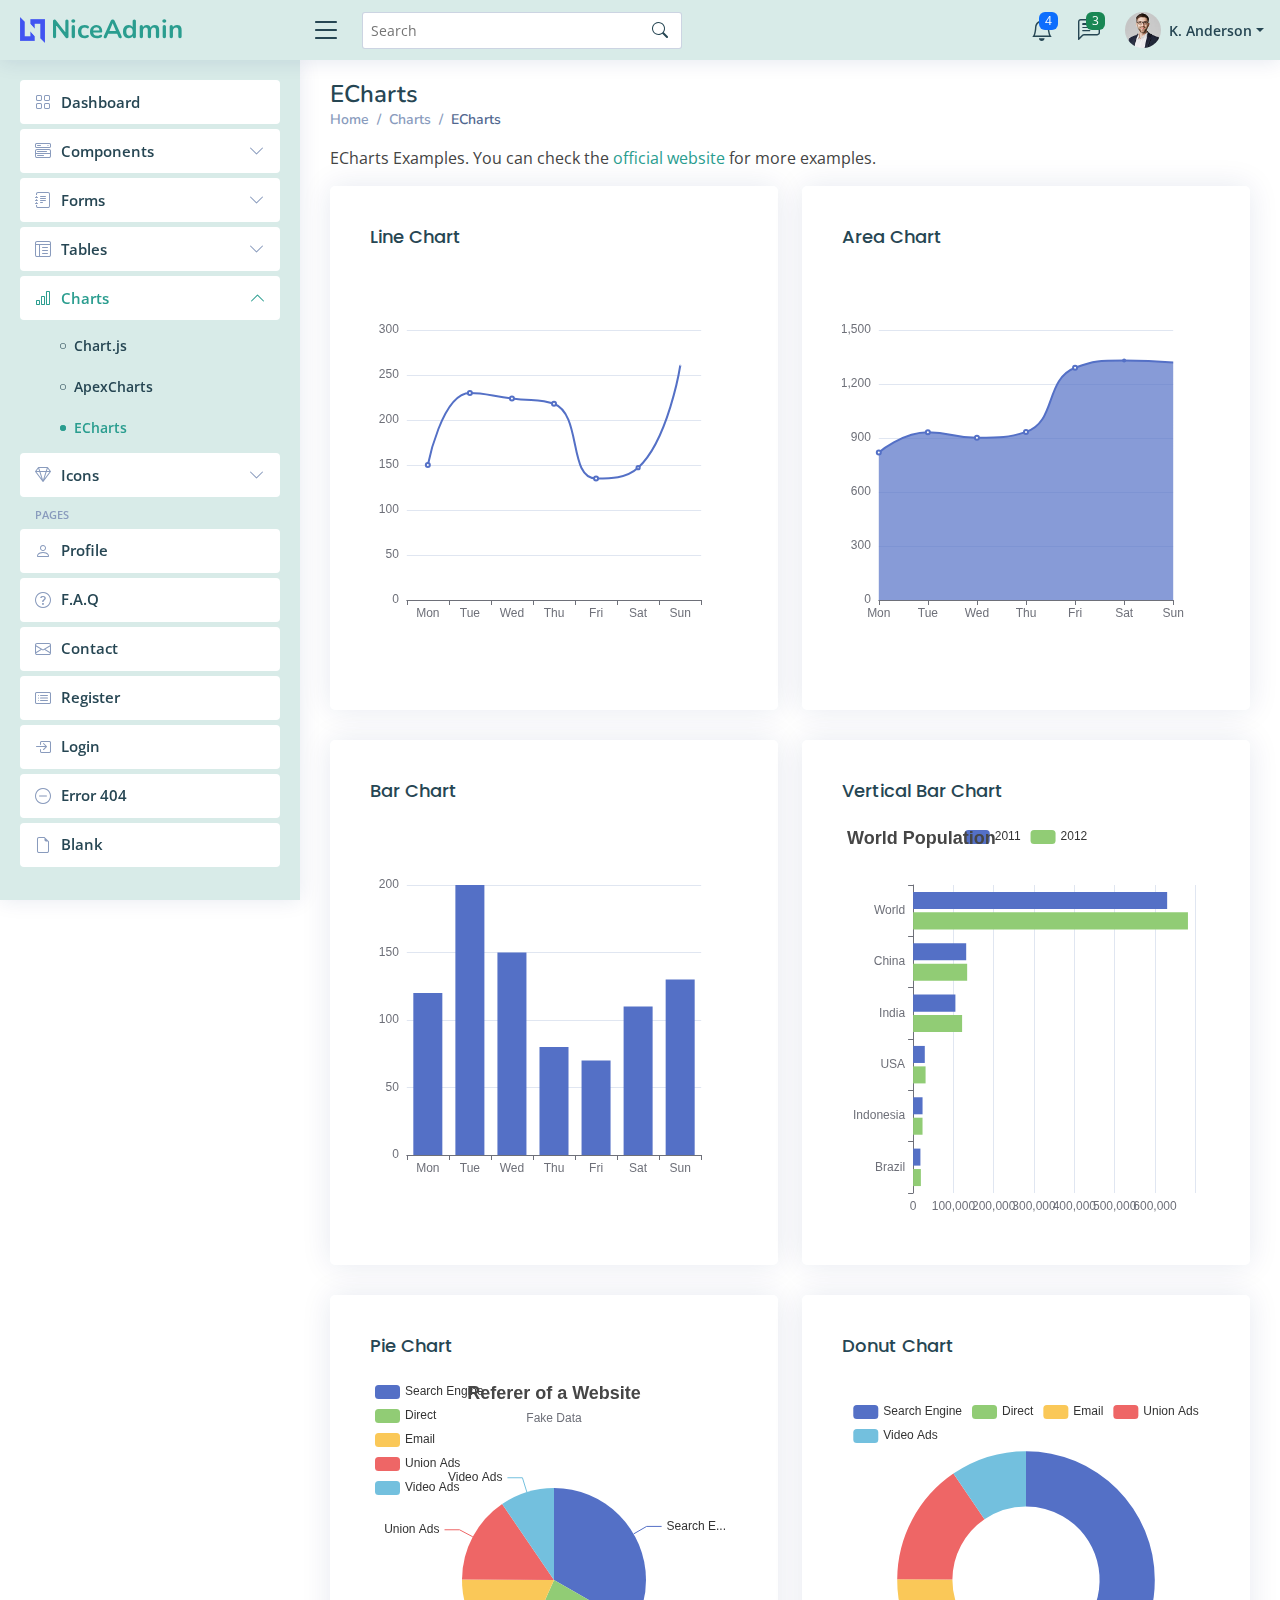
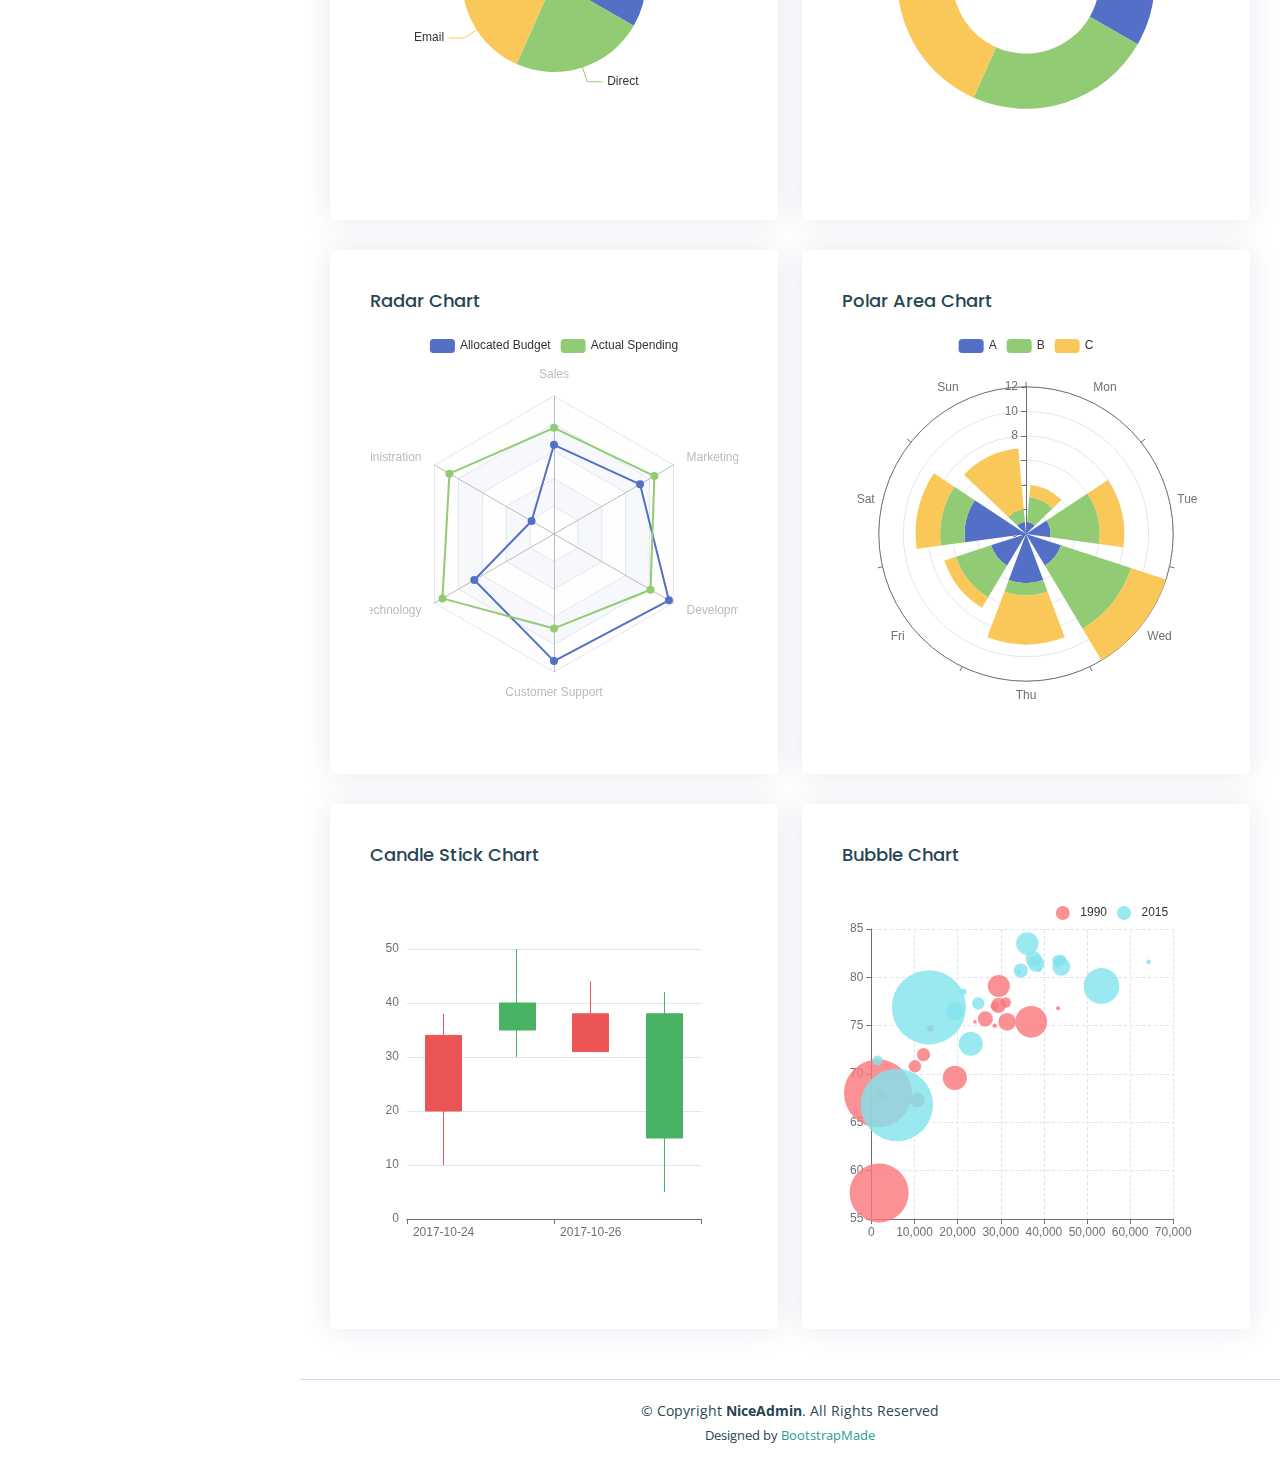
<file: SENASOFT_Front-end/Usuario/charts-echarts.html>
<!DOCTYPE html>
<html lang="en">

<head>
  <meta charset="utf-8">
  <meta content="width=device-width, initial-scale=1.0" name="viewport">

  <title>Charts / ECharts - NiceAdmin Bootstrap Template</title>
  <meta content="" name="description">
  <meta content="" name="keywords">

  <!-- Favicons -->
  <link href="assets/img/favicon.png" rel="icon">
  <link href="assets/img/apple-touch-icon.png" rel="apple-touch-icon">

  <!-- Google Fonts -->
  <link href="https://fonts.gstatic.com" rel="preconnect">
  <link href="https://fonts.googleapis.com/css?family=Open+Sans:300,300i,400,400i,600,600i,700,700i|Nunito:300,300i,400,400i,600,600i,700,700i|Poppins:300,300i,400,400i,500,500i,600,600i,700,700i" rel="stylesheet">

  <!-- Vendor CSS Files -->
  <link href="assets/vendor/bootstrap/css/bootstrap.min.css" rel="stylesheet">
  <link href="assets/vendor/bootstrap-icons/bootstrap-icons.css" rel="stylesheet">
  <link href="assets/vendor/boxicons/css/boxicons.min.css" rel="stylesheet">
  <link href="assets/vendor/quill/quill.snow.css" rel="stylesheet">
  <link href="assets/vendor/quill/quill.bubble.css" rel="stylesheet">
  <link href="assets/vendor/remixicon/remixicon.css" rel="stylesheet">
  <link href="assets/vendor/simple-datatables/style.css" rel="stylesheet">

  <!-- Template Main CSS File -->
  <link href="assets/css/style.css" rel="stylesheet">

  <!-- =======================================================
  * Template Name: NiceAdmin
  * Template URL: https://bootstrapmade.com/nice-admin-bootstrap-admin-html-template/
  * Updated: Apr 20 2024 with Bootstrap v5.3.3
  * Author: BootstrapMade.com
  * License: https://bootstrapmade.com/license/
  ======================================================== -->
</head>

<body>

  <!-- ======= Header ======= -->
  <header id="header" class="header fixed-top d-flex align-items-center">

    <div class="d-flex align-items-center justify-content-between">
      <a href="index.html" class="logo d-flex align-items-center">
        <img src="assets/img/logo.png" alt="">
        <span class="d-none d-lg-block">NiceAdmin</span>
      </a>
      <i class="bi bi-list toggle-sidebar-btn"></i>
    </div><!-- End Logo -->

    <div class="search-bar">
      <form class="search-form d-flex align-items-center" method="POST" action="#">
        <input type="text" name="query" placeholder="Search" title="Enter search keyword">
        <button type="submit" title="Search"><i class="bi bi-search"></i></button>
      </form>
    </div><!-- End Search Bar -->

    <nav class="header-nav ms-auto">
      <ul class="d-flex align-items-center">

        <li class="nav-item d-block d-lg-none">
          <a class="nav-link nav-icon search-bar-toggle " href="#">
            <i class="bi bi-search"></i>
          </a>
        </li><!-- End Search Icon-->

        <li class="nav-item dropdown">

          <a class="nav-link nav-icon" href="#" data-bs-toggle="dropdown">
            <i class="bi bi-bell"></i>
            <span class="badge bg-primary badge-number">4</span>
          </a><!-- End Notification Icon -->

          <ul class="dropdown-menu dropdown-menu-end dropdown-menu-arrow notifications">
            <li class="dropdown-header">
              You have 4 new notifications
              <a href="#"><span class="badge rounded-pill bg-primary p-2 ms-2">View all</span></a>
            </li>
            <li>
              <hr class="dropdown-divider">
            </li>

            <li class="notification-item">
              <i class="bi bi-exclamation-circle text-warning"></i>
              <div>
                <h4>Lorem Ipsum</h4>
                <p>Quae dolorem earum veritatis oditseno</p>
                <p>30 min. ago</p>
              </div>
            </li>

            <li>
              <hr class="dropdown-divider">
            </li>

            <li class="notification-item">
              <i class="bi bi-x-circle text-danger"></i>
              <div>
                <h4>Atque rerum nesciunt</h4>
                <p>Quae dolorem earum veritatis oditseno</p>
                <p>1 hr. ago</p>
              </div>
            </li>

            <li>
              <hr class="dropdown-divider">
            </li>

            <li class="notification-item">
              <i class="bi bi-check-circle text-success"></i>
              <div>
                <h4>Sit rerum fuga</h4>
                <p>Quae dolorem earum veritatis oditseno</p>
                <p>2 hrs. ago</p>
              </div>
            </li>

            <li>
              <hr class="dropdown-divider">
            </li>

            <li class="notification-item">
              <i class="bi bi-info-circle text-primary"></i>
              <div>
                <h4>Dicta reprehenderit</h4>
                <p>Quae dolorem earum veritatis oditseno</p>
                <p>4 hrs. ago</p>
              </div>
            </li>

            <li>
              <hr class="dropdown-divider">
            </li>
            <li class="dropdown-footer">
              <a href="#">Show all notifications</a>
            </li>

          </ul><!-- End Notification Dropdown Items -->

        </li><!-- End Notification Nav -->

        <li class="nav-item dropdown">

          <a class="nav-link nav-icon" href="#" data-bs-toggle="dropdown">
            <i class="bi bi-chat-left-text"></i>
            <span class="badge bg-success badge-number">3</span>
          </a><!-- End Messages Icon -->

          <ul class="dropdown-menu dropdown-menu-end dropdown-menu-arrow messages">
            <li class="dropdown-header">
              You have 3 new messages
              <a href="#"><span class="badge rounded-pill bg-primary p-2 ms-2">View all</span></a>
            </li>
            <li>
              <hr class="dropdown-divider">
            </li>

            <li class="message-item">
              <a href="#">
                <img src="assets/img/messages-1.jpg" alt="" class="rounded-circle">
                <div>
                  <h4>Maria Hudson</h4>
                  <p>Velit asperiores et ducimus soluta repudiandae labore officia est ut...</p>
                  <p>4 hrs. ago</p>
                </div>
              </a>
            </li>
            <li>
              <hr class="dropdown-divider">
            </li>

            <li class="message-item">
              <a href="#">
                <img src="assets/img/messages-2.jpg" alt="" class="rounded-circle">
                <div>
                  <h4>Anna Nelson</h4>
                  <p>Velit asperiores et ducimus soluta repudiandae labore officia est ut...</p>
                  <p>6 hrs. ago</p>
                </div>
              </a>
            </li>
            <li>
              <hr class="dropdown-divider">
            </li>

            <li class="message-item">
              <a href="#">
                <img src="assets/img/messages-3.jpg" alt="" class="rounded-circle">
                <div>
                  <h4>David Muldon</h4>
                  <p>Velit asperiores et ducimus soluta repudiandae labore officia est ut...</p>
                  <p>8 hrs. ago</p>
                </div>
              </a>
            </li>
            <li>
              <hr class="dropdown-divider">
            </li>

            <li class="dropdown-footer">
              <a href="#">Show all messages</a>
            </li>

          </ul><!-- End Messages Dropdown Items -->

        </li><!-- End Messages Nav -->

        <li class="nav-item dropdown pe-3">

          <a class="nav-link nav-profile d-flex align-items-center pe-0" href="#" data-bs-toggle="dropdown">
            <img src="assets/img/profile-img.jpg" alt="Profile" class="rounded-circle">
            <span class="d-none d-md-block dropdown-toggle ps-2">K. Anderson</span>
          </a><!-- End Profile Iamge Icon -->

          <ul class="dropdown-menu dropdown-menu-end dropdown-menu-arrow profile">
            <li class="dropdown-header">
              <h6>Kevin Anderson</h6>
              <span>Web Designer</span>
            </li>
            <li>
              <hr class="dropdown-divider">
            </li>

            <li>
              <a class="dropdown-item d-flex align-items-center" href="users-profile.html">
                <i class="bi bi-person"></i>
                <span>My Profile</span>
              </a>
            </li>
            <li>
              <hr class="dropdown-divider">
            </li>

            <li>
              <a class="dropdown-item d-flex align-items-center" href="users-profile.html">
                <i class="bi bi-gear"></i>
                <span>Account Settings</span>
              </a>
            </li>
            <li>
              <hr class="dropdown-divider">
            </li>

            <li>
              <a class="dropdown-item d-flex align-items-center" href="pages-faq.html">
                <i class="bi bi-question-circle"></i>
                <span>Need Help?</span>
              </a>
            </li>
            <li>
              <hr class="dropdown-divider">
            </li>

            <li>
              <a class="dropdown-item d-flex align-items-center" href="#">
                <i class="bi bi-box-arrow-right"></i>
                <span>Sign Out</span>
              </a>
            </li>

          </ul><!-- End Profile Dropdown Items -->
        </li><!-- End Profile Nav -->

      </ul>
    </nav><!-- End Icons Navigation -->

  </header><!-- End Header -->

  <!-- ======= Sidebar ======= -->
  <aside id="sidebar" class="sidebar">

    <ul class="sidebar-nav" id="sidebar-nav">

      <li class="nav-item">
        <a class="nav-link collapsed" href="index.html">
          <i class="bi bi-grid"></i>
          <span>Dashboard</span>
        </a>
      </li><!-- End Dashboard Nav -->

      <li class="nav-item">
        <a class="nav-link collapsed" data-bs-target="#components-nav" data-bs-toggle="collapse" href="#">
          <i class="bi bi-menu-button-wide"></i><span>Components</span><i class="bi bi-chevron-down ms-auto"></i>
        </a>
        <ul id="components-nav" class="nav-content collapse " data-bs-parent="#sidebar-nav">
          <li>
            <a href="components-alerts.html">
              <i class="bi bi-circle"></i><span>Alerts</span>
            </a>
          </li>
          <li>
            <a href="components-accordion.html">
              <i class="bi bi-circle"></i><span>Accordion</span>
            </a>
          </li>
          <li>
            <a href="components-badges.html">
              <i class="bi bi-circle"></i><span>Badges</span>
            </a>
          </li>
          <li>
            <a href="components-breadcrumbs.html">
              <i class="bi bi-circle"></i><span>Breadcrumbs</span>
            </a>
          </li>
          <li>
            <a href="components-buttons.html">
              <i class="bi bi-circle"></i><span>Buttons</span>
            </a>
          </li>
          <li>
            <a href="components-cards.html">
              <i class="bi bi-circle"></i><span>Cards</span>
            </a>
          </li>
          <li>
            <a href="components-carousel.html">
              <i class="bi bi-circle"></i><span>Carousel</span>
            </a>
          </li>
          <li>
            <a href="components-list-group.html">
              <i class="bi bi-circle"></i><span>List group</span>
            </a>
          </li>
          <li>
            <a href="components-modal.html">
              <i class="bi bi-circle"></i><span>Modal</span>
            </a>
          </li>
          <li>
            <a href="components-tabs.html">
              <i class="bi bi-circle"></i><span>Tabs</span>
            </a>
          </li>
          <li>
            <a href="components-pagination.html">
              <i class="bi bi-circle"></i><span>Pagination</span>
            </a>
          </li>
          <li>
            <a href="components-progress.html">
              <i class="bi bi-circle"></i><span>Progress</span>
            </a>
          </li>
          <li>
            <a href="components-spinners.html">
              <i class="bi bi-circle"></i><span>Spinners</span>
            </a>
          </li>
          <li>
            <a href="components-tooltips.html">
              <i class="bi bi-circle"></i><span>Tooltips</span>
            </a>
          </li>
        </ul>
      </li><!-- End Components Nav -->

      <li class="nav-item">
        <a class="nav-link collapsed" data-bs-target="#forms-nav" data-bs-toggle="collapse" href="#">
          <i class="bi bi-journal-text"></i><span>Forms</span><i class="bi bi-chevron-down ms-auto"></i>
        </a>
        <ul id="forms-nav" class="nav-content collapse " data-bs-parent="#sidebar-nav">
          <li>
            <a href="forms-elements.html">
              <i class="bi bi-circle"></i><span>Form Elements</span>
            </a>
          </li>
          <li>
            <a href="forms-layouts.html">
              <i class="bi bi-circle"></i><span>Form Layouts</span>
            </a>
          </li>
          <li>
            <a href="forms-editors.html">
              <i class="bi bi-circle"></i><span>Form Editors</span>
            </a>
          </li>
          <li>
            <a href="forms-validation.html">
              <i class="bi bi-circle"></i><span>Form Validation</span>
            </a>
          </li>
        </ul>
      </li><!-- End Forms Nav -->

      <li class="nav-item">
        <a class="nav-link collapsed" data-bs-target="#tables-nav" data-bs-toggle="collapse" href="#">
          <i class="bi bi-layout-text-window-reverse"></i><span>Tables</span><i class="bi bi-chevron-down ms-auto"></i>
        </a>
        <ul id="tables-nav" class="nav-content collapse " data-bs-parent="#sidebar-nav">
          <li>
            <a href="tables-general.html">
              <i class="bi bi-circle"></i><span>General Tables</span>
            </a>
          </li>
          <li>
            <a href="tables-data.html">
              <i class="bi bi-circle"></i><span>Data Tables</span>
            </a>
          </li>
        </ul>
      </li><!-- End Tables Nav -->

      <li class="nav-item">
        <a class="nav-link " data-bs-target="#charts-nav" data-bs-toggle="collapse" href="#">
          <i class="bi bi-bar-chart"></i><span>Charts</span><i class="bi bi-chevron-down ms-auto"></i>
        </a>
        <ul id="charts-nav" class="nav-content collapse show" data-bs-parent="#sidebar-nav">
          <li>
            <a href="charts-chartjs.html">
              <i class="bi bi-circle"></i><span>Chart.js</span>
            </a>
          </li>
          <li>
            <a href="charts-apexcharts.html">
              <i class="bi bi-circle"></i><span>ApexCharts</span>
            </a>
          </li>
          <li>
            <a href="charts-echarts.html" class="active">
              <i class="bi bi-circle"></i><span>ECharts</span>
            </a>
          </li>
        </ul>
      </li><!-- End Charts Nav -->

      <li class="nav-item">
        <a class="nav-link collapsed" data-bs-target="#icons-nav" data-bs-toggle="collapse" href="#">
          <i class="bi bi-gem"></i><span>Icons</span><i class="bi bi-chevron-down ms-auto"></i>
        </a>
        <ul id="icons-nav" class="nav-content collapse " data-bs-parent="#sidebar-nav">
          <li>
            <a href="icons-bootstrap.html">
              <i class="bi bi-circle"></i><span>Bootstrap Icons</span>
            </a>
          </li>
          <li>
            <a href="icons-remix.html">
              <i class="bi bi-circle"></i><span>Remix Icons</span>
            </a>
          </li>
          <li>
            <a href="icons-boxicons.html">
              <i class="bi bi-circle"></i><span>Boxicons</span>
            </a>
          </li>
        </ul>
      </li><!-- End Icons Nav -->

      <li class="nav-heading">Pages</li>

      <li class="nav-item">
        <a class="nav-link collapsed" href="users-profile.html">
          <i class="bi bi-person"></i>
          <span>Profile</span>
        </a>
      </li><!-- End Profile Page Nav -->

      <li class="nav-item">
        <a class="nav-link collapsed" href="pages-faq.html">
          <i class="bi bi-question-circle"></i>
          <span>F.A.Q</span>
        </a>
      </li><!-- End F.A.Q Page Nav -->

      <li class="nav-item">
        <a class="nav-link collapsed" href="pages-contact.html">
          <i class="bi bi-envelope"></i>
          <span>Contact</span>
        </a>
      </li><!-- End Contact Page Nav -->

      <li class="nav-item">
        <a class="nav-link collapsed" href="pages-register.html">
          <i class="bi bi-card-list"></i>
          <span>Register</span>
        </a>
      </li><!-- End Register Page Nav -->

      <li class="nav-item">
        <a class="nav-link collapsed" href="pages-login.html">
          <i class="bi bi-box-arrow-in-right"></i>
          <span>Login</span>
        </a>
      </li><!-- End Login Page Nav -->

      <li class="nav-item">
        <a class="nav-link collapsed" href="pages-error-404.html">
          <i class="bi bi-dash-circle"></i>
          <span>Error 404</span>
        </a>
      </li><!-- End Error 404 Page Nav -->

      <li class="nav-item">
        <a class="nav-link collapsed" href="pages-blank.html">
          <i class="bi bi-file-earmark"></i>
          <span>Blank</span>
        </a>
      </li><!-- End Blank Page Nav -->

    </ul>

  </aside><!-- End Sidebar-->

  <main id="main" class="main">

    <div class="pagetitle">
      <h1>ECharts</h1>
      <nav>
        <ol class="breadcrumb">
          <li class="breadcrumb-item"><a href="index.html">Home</a></li>
          <li class="breadcrumb-item">Charts</li>
          <li class="breadcrumb-item active">ECharts</li>
        </ol>
      </nav>
    </div><!-- End Page Title -->

    <p>ECharts Examples. You can check the <a href="https://echarts.apache.org/examples/en/index.html" target="_blank">official website</a> for more examples.</p>

    <section class="section">
      <div class="row">

        <div class="col-lg-6">
          <div class="card">
            <div class="card-body">
              <h5 class="card-title">Line Chart</h5>

              <!-- Line Chart -->
              <div id="lineChart" style="min-height: 400px;" class="echart"></div>

              <script>
                document.addEventListener("DOMContentLoaded", () => {
                  echarts.init(document.querySelector("#lineChart")).setOption({
                    xAxis: {
                      type: 'category',
                      data: ['Mon', 'Tue', 'Wed', 'Thu', 'Fri', 'Sat', 'Sun']
                    },
                    yAxis: {
                      type: 'value'
                    },
                    series: [{
                      data: [150, 230, 224, 218, 135, 147, 260],
                      type: 'line',
                      smooth: true
                    }]
                  });
                });
              </script>
              <!-- End Line Chart -->

            </div>
          </div>
        </div>

        <div class="col-lg-6">
          <div class="card">
            <div class="card-body">
              <h5 class="card-title">Area Chart</h5>

              <!-- Area Chart -->
              <div id="areaChart" style="min-height: 400px;" class="echart"></div>

              <script>
                document.addEventListener("DOMContentLoaded", () => {
                  echarts.init(document.querySelector("#areaChart")).setOption({
                    xAxis: {
                      type: 'category',
                      boundaryGap: false,
                      data: ['Mon', 'Tue', 'Wed', 'Thu', 'Fri', 'Sat', 'Sun']
                    },
                    yAxis: {
                      type: 'value'
                    },
                    series: [{
                      data: [820, 932, 901, 934, 1290, 1330, 1320],
                      type: 'line',
                      smooth: true,
                      areaStyle: {}
                    }]
                  });
                });
              </script>
              <!-- End Area Chart -->

            </div>
          </div>
        </div>

        <div class="col-lg-6">
          <div class="card">
            <div class="card-body">
              <h5 class="card-title">Bar Chart</h5>

              <!-- Bar Chart -->
              <div id="barChart" style="min-height: 400px;" class="echart"></div>

              <script>
                document.addEventListener("DOMContentLoaded", () => {
                  echarts.init(document.querySelector("#barChart")).setOption({
                    xAxis: {
                      type: 'category',
                      data: ['Mon', 'Tue', 'Wed', 'Thu', 'Fri', 'Sat', 'Sun']
                    },
                    yAxis: {
                      type: 'value'
                    },
                    series: [{
                      data: [120, 200, 150, 80, 70, 110, 130],
                      type: 'bar'
                    }]
                  });
                });
              </script>
              <!-- End Bar Chart -->

            </div>
          </div>
        </div>

        <div class="col-lg-6">
          <div class="card">
            <div class="card-body">
              <h5 class="card-title">Vertical Bar Chart</h5>

              <!-- Vertical Bar Chart -->
              <div id="verticalBarChart" style="min-height: 400px;" class="echart"></div>

              <script>
                document.addEventListener("DOMContentLoaded", () => {
                  echarts.init(document.querySelector("#verticalBarChart")).setOption({
                    title: {
                      text: 'World Population'
                    },
                    tooltip: {
                      trigger: 'axis',
                      axisPointer: {
                        type: 'shadow'
                      }
                    },
                    legend: {},
                    grid: {
                      left: '3%',
                      right: '4%',
                      bottom: '3%',
                      containLabel: true
                    },
                    xAxis: {
                      type: 'value',
                      boundaryGap: [0, 0.01]
                    },
                    yAxis: {
                      type: 'category',
                      data: ['Brazil', 'Indonesia', 'USA', 'India', 'China', 'World']
                    },
                    series: [{
                        name: '2011',
                        type: 'bar',
                        data: [18203, 23489, 29034, 104970, 131744, 630230]
                      },
                      {
                        name: '2012',
                        type: 'bar',
                        data: [19325, 23438, 31000, 121594, 134141, 681807]
                      }
                    ]
                  });
                });
              </script>
              <!-- End Vertical Bar Chart -->

            </div>
          </div>
        </div>

        <div class="col-lg-6">
          <div class="card">
            <div class="card-body">
              <h5 class="card-title">Pie Chart</h5>

              <!-- Pie Chart -->
              <div id="pieChart" style="min-height: 400px;" class="echart"></div>

              <script>
                document.addEventListener("DOMContentLoaded", () => {
                  echarts.init(document.querySelector("#pieChart")).setOption({
                    title: {
                      text: 'Referer of a Website',
                      subtext: 'Fake Data',
                      left: 'center'
                    },
                    tooltip: {
                      trigger: 'item'
                    },
                    legend: {
                      orient: 'vertical',
                      left: 'left'
                    },
                    series: [{
                      name: 'Access From',
                      type: 'pie',
                      radius: '50%',
                      data: [{
                          value: 1048,
                          name: 'Search Engine'
                        },
                        {
                          value: 735,
                          name: 'Direct'
                        },
                        {
                          value: 580,
                          name: 'Email'
                        },
                        {
                          value: 484,
                          name: 'Union Ads'
                        },
                        {
                          value: 300,
                          name: 'Video Ads'
                        }
                      ],
                      emphasis: {
                        itemStyle: {
                          shadowBlur: 10,
                          shadowOffsetX: 0,
                          shadowColor: 'rgba(0, 0, 0, 0.5)'
                        }
                      }
                    }]
                  });
                });
              </script>
              <!-- End Pie Chart -->

            </div>
          </div>
        </div>

        <div class="col-lg-6">
          <div class="card">
            <div class="card-body">
              <h5 class="card-title">Donut Chart</h5>

              <!-- Donut Chart -->
              <div id="donutChart" style="min-height: 400px;" class="echart"></div>

              <script>
                document.addEventListener("DOMContentLoaded", () => {
                  echarts.init(document.querySelector("#donutChart")).setOption({
                    tooltip: {
                      trigger: 'item'
                    },
                    legend: {
                      top: '5%',
                      left: 'center'
                    },
                    series: [{
                      name: 'Access From',
                      type: 'pie',
                      radius: ['40%', '70%'],
                      avoidLabelOverlap: false,
                      label: {
                        show: false,
                        position: 'center'
                      },
                      emphasis: {
                        label: {
                          show: true,
                          fontSize: '18',
                          fontWeight: 'bold'
                        }
                      },
                      labelLine: {
                        show: false
                      },
                      data: [{
                          value: 1048,
                          name: 'Search Engine'
                        },
                        {
                          value: 735,
                          name: 'Direct'
                        },
                        {
                          value: 580,
                          name: 'Email'
                        },
                        {
                          value: 484,
                          name: 'Union Ads'
                        },
                        {
                          value: 300,
                          name: 'Video Ads'
                        }
                      ]
                    }]
                  });
                });
              </script>
              <!-- End Donut Chart -->

            </div>
          </div>
        </div>

        <div class="col-lg-6">
          <div class="card">
            <div class="card-body">
              <h5 class="card-title">Radar Chart</h5>

              <!-- Radar Chart -->
              <div id="radarChart" style="min-height: 400px;" class="echart"></div>

              <script>
                document.addEventListener("DOMContentLoaded", () => {
                  echarts.init(document.querySelector("#radarChart")).setOption({
                    legend: {
                      data: ['Allocated Budget', 'Actual Spending']
                    },
                    radar: {
                      // shape: 'circle',
                      indicator: [{
                          name: 'Sales',
                          max: 6500
                        },
                        {
                          name: 'Administration',
                          max: 16000
                        },
                        {
                          name: 'Information Technology',
                          max: 30000
                        },
                        {
                          name: 'Customer Support',
                          max: 38000
                        },
                        {
                          name: 'Development',
                          max: 52000
                        },
                        {
                          name: 'Marketing',
                          max: 25000
                        }
                      ]
                    },
                    series: [{
                      name: 'Budget vs spending',
                      type: 'radar',
                      data: [{
                          value: [4200, 3000, 20000, 35000, 50000, 18000],
                          name: 'Allocated Budget'
                        },
                        {
                          value: [5000, 14000, 28000, 26000, 42000, 21000],
                          name: 'Actual Spending'
                        }
                      ]
                    }]
                  });
                });
              </script>
              <!-- End Radar Chart -->

            </div>
          </div>
        </div>

        <div class="col-lg-6">
          <div class="card">
            <div class="card-body">
              <h5 class="card-title">Polar Area Chart</h5>

              <!-- Polar Area Chart -->
              <div id="polarAreaChart" style="min-height: 400px;" class="echart"></div>

              <script>
                document.addEventListener("DOMContentLoaded", () => {
                  echarts.init(document.querySelector("#polarAreaChart")).setOption({
                    angleAxis: {
                      type: 'category',
                      data: ['Mon', 'Tue', 'Wed', 'Thu', 'Fri', 'Sat', 'Sun']
                    },
                    radiusAxis: {},
                    polar: {},
                    series: [{
                        type: 'bar',
                        data: [1, 2, 3, 4, 3, 5, 1],
                        coordinateSystem: 'polar',
                        name: 'A',
                        stack: 'a',
                        emphasis: {
                          focus: 'series'
                        }
                      },
                      {
                        type: 'bar',
                        data: [2, 4, 6, 1, 3, 2, 1],
                        coordinateSystem: 'polar',
                        name: 'B',
                        stack: 'a',
                        emphasis: {
                          focus: 'series'
                        }
                      },
                      {
                        type: 'bar',
                        data: [1, 2, 3, 4, 1, 2, 5],
                        coordinateSystem: 'polar',
                        name: 'C',
                        stack: 'a',
                        emphasis: {
                          focus: 'series'
                        }
                      }
                    ],
                    legend: {
                      show: true,
                      data: ['A', 'B', 'C']
                    }
                  });
                });
              </script>
              <!-- End Polar Area Chart -->

            </div>
          </div>
        </div>

        <div class="col-lg-6">
          <div class="card">
            <div class="card-body">
              <h5 class="card-title">Candle Stick Chart</h5>

              <!-- Candle Stick Chart -->
              <div id="candleStickChart" style="min-height: 400px;" class="echart"></div>

              <script>
                document.addEventListener("DOMContentLoaded", () => {
                  echarts.init(document.querySelector("#candleStickChart")).setOption({
                    xAxis: {
                      data: ['2017-10-24', '2017-10-25', '2017-10-26', '2017-10-27']
                    },
                    yAxis: {},
                    series: [{
                      type: 'candlestick',
                      data: [
                        [20, 34, 10, 38],
                        [40, 35, 30, 50],
                        [31, 38, 33, 44],
                        [38, 15, 5, 42]
                      ]
                    }]
                  });
                });
              </script>
              <!-- End Candle Stick Chart -->

            </div>
          </div>
        </div>

        <div class="col-lg-6">
          <div class="card">
            <div class="card-body">
              <h5 class="card-title">Bubble Chart</h5>

              <!-- Bubble Chart -->
              <div id="bubbleChart" style="min-height: 400px;" class="echart"></div>

              <script>
                document.addEventListener("DOMContentLoaded", () => {
                  const data = [
                    [
                      [28604, 77, 17096869, 'Australia', 1990],
                      [31163, 77.4, 27662440, 'Canada', 1990],
                      [1516, 68, 1154605773, 'China', 1990],
                      [13670, 74.7, 10582082, 'Cuba', 1990],
                      [28599, 75, 4986705, 'Finland', 1990],
                      [29476, 77.1, 56943299, 'France', 1990],
                      [31476, 75.4, 78958237, 'Germany', 1990],
                      [28666, 78.1, 254830, 'Iceland', 1990],
                      [1777, 57.7, 870601776, 'India', 1990],
                      [29550, 79.1, 122249285, 'Japan', 1990],
                      [2076, 67.9, 20194354, 'North Korea', 1990],
                      [12087, 72, 42972254, 'South Korea', 1990],
                      [24021, 75.4, 3397534, 'New Zealand', 1990],
                      [43296, 76.8, 4240375, 'Norway', 1990],
                      [10088, 70.8, 38195258, 'Poland', 1990],
                      [19349, 69.6, 147568552, 'Russia', 1990],
                      [10670, 67.3, 53994605, 'Turkey', 1990],
                      [26424, 75.7, 57110117, 'United Kingdom', 1990],
                      [37062, 75.4, 252847810, 'United States', 1990]
                    ],
                    [
                      [44056, 81.8, 23968973, 'Australia', 2015],
                      [43294, 81.7, 35939927, 'Canada', 2015],
                      [13334, 76.9, 1376048943, 'China', 2015],
                      [21291, 78.5, 11389562, 'Cuba', 2015],
                      [38923, 80.8, 5503457, 'Finland', 2015],
                      [37599, 81.9, 64395345, 'France', 2015],
                      [44053, 81.1, 80688545, 'Germany', 2015],
                      [42182, 82.8, 329425, 'Iceland', 2015],
                      [5903, 66.8, 1311050527, 'India', 2015],
                      [36162, 83.5, 126573481, 'Japan', 2015],
                      [1390, 71.4, 25155317, 'North Korea', 2015],
                      [34644, 80.7, 50293439, 'South Korea', 2015],
                      [34186, 80.6, 4528526, 'New Zealand', 2015],
                      [64304, 81.6, 5210967, 'Norway', 2015],
                      [24787, 77.3, 38611794, 'Poland', 2015],
                      [23038, 73.13, 143456918, 'Russia', 2015],
                      [19360, 76.5, 78665830, 'Turkey', 2015],
                      [38225, 81.4, 64715810, 'United Kingdom', 2015],
                      [53354, 79.1, 321773631, 'United States', 2015]
                    ]
                  ];
                  echarts.init(document.querySelector("#bubbleChart")).setOption({
                    legend: {
                      right: '10%',
                      top: '3%',
                      data: ['1990', '2015']
                    },
                    grid: {
                      left: '8%',
                      top: '10%'
                    },
                    xAxis: {
                      splitLine: {
                        lineStyle: {
                          type: 'dashed'
                        }
                      }
                    },
                    yAxis: {
                      splitLine: {
                        lineStyle: {
                          type: 'dashed'
                        }
                      },
                      scale: true
                    },
                    series: [{
                        name: '1990',
                        data: data[0],
                        type: 'scatter',
                        symbolSize: function(data) {
                          return Math.sqrt(data[2]) / 5e2;
                        },
                        emphasis: {
                          focus: 'series',
                          label: {
                            show: true,
                            formatter: function(param) {
                              return param.data[3];
                            },
                            position: 'top'
                          }
                        },
                        itemStyle: {
                          color: 'rgb(251, 118, 123)'
                        }
                      },
                      {
                        name: '2015',
                        data: data[1],
                        type: 'scatter',
                        symbolSize: function(data) {
                          return Math.sqrt(data[2]) / 5e2;
                        },
                        emphasis: {
                          focus: 'series',
                          label: {
                            show: true,
                            formatter: function(param) {
                              return param.data[3];
                            },
                            position: 'top'
                          }
                        },
                        itemStyle: {
                          color: 'rgb(129, 227, 238)'
                        }
                      }
                    ]
                  });
                });
              </script>
              <!-- End Bubble Chart -->

            </div>
          </div>
        </div>

      </div>
    </section>

  </main><!-- End #main -->

  <!-- ======= Footer ======= -->
  <footer id="footer" class="footer">
    <div class="copyright">
      &copy; Copyright <strong><span>NiceAdmin</span></strong>. All Rights Reserved
    </div>
    <div class="credits">
      <!-- All the links in the footer should remain intact. -->
      <!-- You can delete the links only if you purchased the pro version. -->
      <!-- Licensing information: https://bootstrapmade.com/license/ -->
      <!-- Purchase the pro version with working PHP/AJAX contact form: https://bootstrapmade.com/nice-admin-bootstrap-admin-html-template/ -->
      Designed by <a href="https://bootstrapmade.com/">BootstrapMade</a>
    </div>
  </footer><!-- End Footer -->

  <a href="#" class="back-to-top d-flex align-items-center justify-content-center"><i class="bi bi-arrow-up-short"></i></a>

  <!-- Vendor JS Files -->
  <script src="assets/vendor/apexcharts/apexcharts.min.js"></script>
  <script src="assets/vendor/bootstrap/js/bootstrap.bundle.min.js"></script>
  <script src="assets/vendor/chart.js/chart.umd.js"></script>
  <script src="assets/vendor/echarts/echarts.min.js"></script>
  <script src="assets/vendor/quill/quill.js"></script>
  <script src="assets/vendor/simple-datatables/simple-datatables.js"></script>
  <script src="assets/vendor/tinymce/tinymce.min.js"></script>
  <script src="assets/vendor/php-email-form/validate.js"></script>

  <!-- Template Main JS File -->
  <script src="assets/js/main.js"></script>

</body>

</html>
</file>
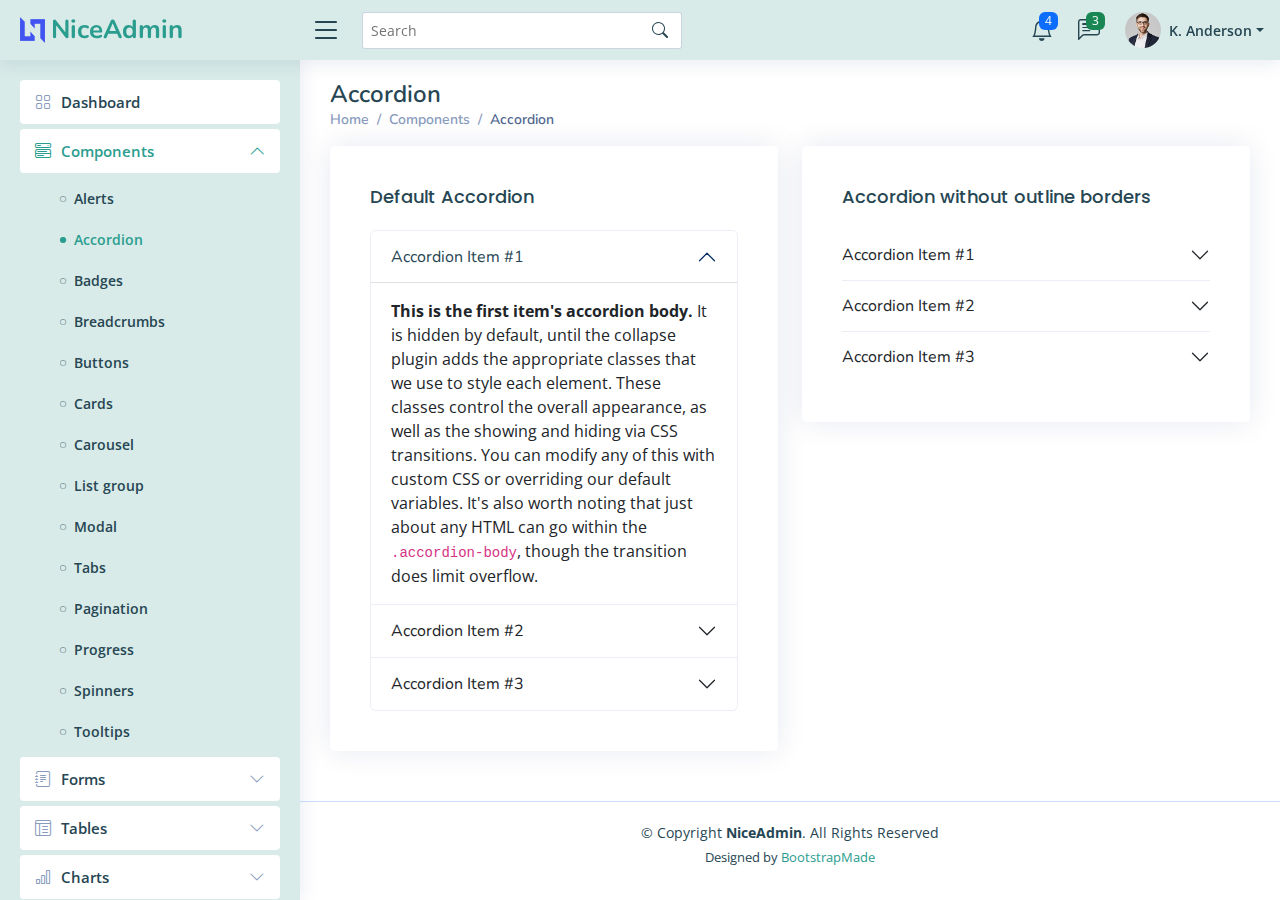
<file: SENASOFT_Front-end/Usuario/components-accordion.html>
<!DOCTYPE html>
<html lang="en">

<head>
  <meta charset="utf-8">
  <meta content="width=device-width, initial-scale=1.0" name="viewport">

  <title>Components / Accordion - NiceAdmin Bootstrap Template</title>
  <meta content="" name="description">
  <meta content="" name="keywords">

  <!-- Favicons -->
  <link href="assets/img/favicon.png" rel="icon">
  <link href="assets/img/apple-touch-icon.png" rel="apple-touch-icon">

  <!-- Google Fonts -->
  <link href="https://fonts.gstatic.com" rel="preconnect">
  <link href="https://fonts.googleapis.com/css?family=Open+Sans:300,300i,400,400i,600,600i,700,700i|Nunito:300,300i,400,400i,600,600i,700,700i|Poppins:300,300i,400,400i,500,500i,600,600i,700,700i" rel="stylesheet">

  <!-- Vendor CSS Files -->
  <link href="assets/vendor/bootstrap/css/bootstrap.min.css" rel="stylesheet">
  <link href="assets/vendor/bootstrap-icons/bootstrap-icons.css" rel="stylesheet">
  <link href="assets/vendor/boxicons/css/boxicons.min.css" rel="stylesheet">
  <link href="assets/vendor/quill/quill.snow.css" rel="stylesheet">
  <link href="assets/vendor/quill/quill.bubble.css" rel="stylesheet">
  <link href="assets/vendor/remixicon/remixicon.css" rel="stylesheet">
  <link href="assets/vendor/simple-datatables/style.css" rel="stylesheet">

  <!-- Template Main CSS File -->
  <link href="assets/css/style.css" rel="stylesheet">

  <!-- =======================================================
  * Template Name: NiceAdmin
  * Template URL: https://bootstrapmade.com/nice-admin-bootstrap-admin-html-template/
  * Updated: Apr 20 2024 with Bootstrap v5.3.3
  * Author: BootstrapMade.com
  * License: https://bootstrapmade.com/license/
  ======================================================== -->
</head>

<body>

  <!-- ======= Header ======= -->
  <header id="header" class="header fixed-top d-flex align-items-center">

    <div class="d-flex align-items-center justify-content-between">
      <a href="index.html" class="logo d-flex align-items-center">
        <img src="assets/img/logo.png" alt="">
        <span class="d-none d-lg-block">NiceAdmin</span>
      </a>
      <i class="bi bi-list toggle-sidebar-btn"></i>
    </div><!-- End Logo -->

    <div class="search-bar">
      <form class="search-form d-flex align-items-center" method="POST" action="#">
        <input type="text" name="query" placeholder="Search" title="Enter search keyword">
        <button type="submit" title="Search"><i class="bi bi-search"></i></button>
      </form>
    </div><!-- End Search Bar -->

    <nav class="header-nav ms-auto">
      <ul class="d-flex align-items-center">

        <li class="nav-item d-block d-lg-none">
          <a class="nav-link nav-icon search-bar-toggle " href="#">
            <i class="bi bi-search"></i>
          </a>
        </li><!-- End Search Icon-->

        <li class="nav-item dropdown">

          <a class="nav-link nav-icon" href="#" data-bs-toggle="dropdown">
            <i class="bi bi-bell"></i>
            <span class="badge bg-primary badge-number">4</span>
          </a><!-- End Notification Icon -->

          <ul class="dropdown-menu dropdown-menu-end dropdown-menu-arrow notifications">
            <li class="dropdown-header">
              You have 4 new notifications
              <a href="#"><span class="badge rounded-pill bg-primary p-2 ms-2">View all</span></a>
            </li>
            <li>
              <hr class="dropdown-divider">
            </li>

            <li class="notification-item">
              <i class="bi bi-exclamation-circle text-warning"></i>
              <div>
                <h4>Lorem Ipsum</h4>
                <p>Quae dolorem earum veritatis oditseno</p>
                <p>30 min. ago</p>
              </div>
            </li>

            <li>
              <hr class="dropdown-divider">
            </li>

            <li class="notification-item">
              <i class="bi bi-x-circle text-danger"></i>
              <div>
                <h4>Atque rerum nesciunt</h4>
                <p>Quae dolorem earum veritatis oditseno</p>
                <p>1 hr. ago</p>
              </div>
            </li>

            <li>
              <hr class="dropdown-divider">
            </li>

            <li class="notification-item">
              <i class="bi bi-check-circle text-success"></i>
              <div>
                <h4>Sit rerum fuga</h4>
                <p>Quae dolorem earum veritatis oditseno</p>
                <p>2 hrs. ago</p>
              </div>
            </li>

            <li>
              <hr class="dropdown-divider">
            </li>

            <li class="notification-item">
              <i class="bi bi-info-circle text-primary"></i>
              <div>
                <h4>Dicta reprehenderit</h4>
                <p>Quae dolorem earum veritatis oditseno</p>
                <p>4 hrs. ago</p>
              </div>
            </li>

            <li>
              <hr class="dropdown-divider">
            </li>
            <li class="dropdown-footer">
              <a href="#">Show all notifications</a>
            </li>

          </ul><!-- End Notification Dropdown Items -->

        </li><!-- End Notification Nav -->

        <li class="nav-item dropdown">

          <a class="nav-link nav-icon" href="#" data-bs-toggle="dropdown">
            <i class="bi bi-chat-left-text"></i>
            <span class="badge bg-success badge-number">3</span>
          </a><!-- End Messages Icon -->

          <ul class="dropdown-menu dropdown-menu-end dropdown-menu-arrow messages">
            <li class="dropdown-header">
              You have 3 new messages
              <a href="#"><span class="badge rounded-pill bg-primary p-2 ms-2">View all</span></a>
            </li>
            <li>
              <hr class="dropdown-divider">
            </li>

            <li class="message-item">
              <a href="#">
                <img src="assets/img/messages-1.jpg" alt="" class="rounded-circle">
                <div>
                  <h4>Maria Hudson</h4>
                  <p>Velit asperiores et ducimus soluta repudiandae labore officia est ut...</p>
                  <p>4 hrs. ago</p>
                </div>
              </a>
            </li>
            <li>
              <hr class="dropdown-divider">
            </li>

            <li class="message-item">
              <a href="#">
                <img src="assets/img/messages-2.jpg" alt="" class="rounded-circle">
                <div>
                  <h4>Anna Nelson</h4>
                  <p>Velit asperiores et ducimus soluta repudiandae labore officia est ut...</p>
                  <p>6 hrs. ago</p>
                </div>
              </a>
            </li>
            <li>
              <hr class="dropdown-divider">
            </li>

            <li class="message-item">
              <a href="#">
                <img src="assets/img/messages-3.jpg" alt="" class="rounded-circle">
                <div>
                  <h4>David Muldon</h4>
                  <p>Velit asperiores et ducimus soluta repudiandae labore officia est ut...</p>
                  <p>8 hrs. ago</p>
                </div>
              </a>
            </li>
            <li>
              <hr class="dropdown-divider">
            </li>

            <li class="dropdown-footer">
              <a href="#">Show all messages</a>
            </li>

          </ul><!-- End Messages Dropdown Items -->

        </li><!-- End Messages Nav -->

        <li class="nav-item dropdown pe-3">

          <a class="nav-link nav-profile d-flex align-items-center pe-0" href="#" data-bs-toggle="dropdown">
            <img src="assets/img/profile-img.jpg" alt="Profile" class="rounded-circle">
            <span class="d-none d-md-block dropdown-toggle ps-2">K. Anderson</span>
          </a><!-- End Profile Iamge Icon -->

          <ul class="dropdown-menu dropdown-menu-end dropdown-menu-arrow profile">
            <li class="dropdown-header">
              <h6>Kevin Anderson</h6>
              <span>Web Designer</span>
            </li>
            <li>
              <hr class="dropdown-divider">
            </li>

            <li>
              <a class="dropdown-item d-flex align-items-center" href="users-profile.html">
                <i class="bi bi-person"></i>
                <span>My Profile</span>
              </a>
            </li>
            <li>
              <hr class="dropdown-divider">
            </li>

            <li>
              <a class="dropdown-item d-flex align-items-center" href="users-profile.html">
                <i class="bi bi-gear"></i>
                <span>Account Settings</span>
              </a>
            </li>
            <li>
              <hr class="dropdown-divider">
            </li>

            <li>
              <a class="dropdown-item d-flex align-items-center" href="pages-faq.html">
                <i class="bi bi-question-circle"></i>
                <span>Need Help?</span>
              </a>
            </li>
            <li>
              <hr class="dropdown-divider">
            </li>

            <li>
              <a class="dropdown-item d-flex align-items-center" href="#">
                <i class="bi bi-box-arrow-right"></i>
                <span>Sign Out</span>
              </a>
            </li>

          </ul><!-- End Profile Dropdown Items -->
        </li><!-- End Profile Nav -->

      </ul>
    </nav><!-- End Icons Navigation -->

  </header><!-- End Header -->

  <!-- ======= Sidebar ======= -->
  <aside id="sidebar" class="sidebar">

    <ul class="sidebar-nav" id="sidebar-nav">

      <li class="nav-item">
        <a class="nav-link collapsed" href="index.html">
          <i class="bi bi-grid"></i>
          <span>Dashboard</span>
        </a>
      </li><!-- End Dashboard Nav -->

      <li class="nav-item">
        <a class="nav-link " data-bs-target="#components-nav" data-bs-toggle="collapse" href="#">
          <i class="bi bi-menu-button-wide"></i><span>Components</span><i class="bi bi-chevron-down ms-auto"></i>
        </a>
        <ul id="components-nav" class="nav-content collapse show" data-bs-parent="#sidebar-nav">
          <li>
            <a href="components-alerts.html">
              <i class="bi bi-circle"></i><span>Alerts</span>
            </a>
          </li>
          <li>
            <a href="components-accordion.html" class="active">
              <i class="bi bi-circle"></i><span>Accordion</span>
            </a>
          </li>
          <li>
            <a href="components-badges.html">
              <i class="bi bi-circle"></i><span>Badges</span>
            </a>
          </li>
          <li>
            <a href="components-breadcrumbs.html">
              <i class="bi bi-circle"></i><span>Breadcrumbs</span>
            </a>
          </li>
          <li>
            <a href="components-buttons.html">
              <i class="bi bi-circle"></i><span>Buttons</span>
            </a>
          </li>
          <li>
            <a href="components-cards.html">
              <i class="bi bi-circle"></i><span>Cards</span>
            </a>
          </li>
          <li>
            <a href="components-carousel.html">
              <i class="bi bi-circle"></i><span>Carousel</span>
            </a>
          </li>
          <li>
            <a href="components-list-group.html">
              <i class="bi bi-circle"></i><span>List group</span>
            </a>
          </li>
          <li>
            <a href="components-modal.html">
              <i class="bi bi-circle"></i><span>Modal</span>
            </a>
          </li>
          <li>
            <a href="components-tabs.html">
              <i class="bi bi-circle"></i><span>Tabs</span>
            </a>
          </li>
          <li>
            <a href="components-pagination.html">
              <i class="bi bi-circle"></i><span>Pagination</span>
            </a>
          </li>
          <li>
            <a href="components-progress.html">
              <i class="bi bi-circle"></i><span>Progress</span>
            </a>
          </li>
          <li>
            <a href="components-spinners.html">
              <i class="bi bi-circle"></i><span>Spinners</span>
            </a>
          </li>
          <li>
            <a href="components-tooltips.html">
              <i class="bi bi-circle"></i><span>Tooltips</span>
            </a>
          </li>
        </ul>
      </li><!-- End Components Nav -->

      <li class="nav-item">
        <a class="nav-link collapsed" data-bs-target="#forms-nav" data-bs-toggle="collapse" href="#">
          <i class="bi bi-journal-text"></i><span>Forms</span><i class="bi bi-chevron-down ms-auto"></i>
        </a>
        <ul id="forms-nav" class="nav-content collapse " data-bs-parent="#sidebar-nav">
          <li>
            <a href="forms-elements.html">
              <i class="bi bi-circle"></i><span>Form Elements</span>
            </a>
          </li>
          <li>
            <a href="forms-layouts.html">
              <i class="bi bi-circle"></i><span>Form Layouts</span>
            </a>
          </li>
          <li>
            <a href="forms-editors.html">
              <i class="bi bi-circle"></i><span>Form Editors</span>
            </a>
          </li>
          <li>
            <a href="forms-validation.html">
              <i class="bi bi-circle"></i><span>Form Validation</span>
            </a>
          </li>
        </ul>
      </li><!-- End Forms Nav -->

      <li class="nav-item">
        <a class="nav-link collapsed" data-bs-target="#tables-nav" data-bs-toggle="collapse" href="#">
          <i class="bi bi-layout-text-window-reverse"></i><span>Tables</span><i class="bi bi-chevron-down ms-auto"></i>
        </a>
        <ul id="tables-nav" class="nav-content collapse " data-bs-parent="#sidebar-nav">
          <li>
            <a href="tables-general.html">
              <i class="bi bi-circle"></i><span>General Tables</span>
            </a>
          </li>
          <li>
            <a href="tables-data.html">
              <i class="bi bi-circle"></i><span>Data Tables</span>
            </a>
          </li>
        </ul>
      </li><!-- End Tables Nav -->

      <li class="nav-item">
        <a class="nav-link collapsed" data-bs-target="#charts-nav" data-bs-toggle="collapse" href="#">
          <i class="bi bi-bar-chart"></i><span>Charts</span><i class="bi bi-chevron-down ms-auto"></i>
        </a>
        <ul id="charts-nav" class="nav-content collapse " data-bs-parent="#sidebar-nav">
          <li>
            <a href="charts-chartjs.html">
              <i class="bi bi-circle"></i><span>Chart.js</span>
            </a>
          </li>
          <li>
            <a href="charts-apexcharts.html">
              <i class="bi bi-circle"></i><span>ApexCharts</span>
            </a>
          </li>
          <li>
            <a href="charts-echarts.html">
              <i class="bi bi-circle"></i><span>ECharts</span>
            </a>
          </li>
        </ul>
      </li><!-- End Charts Nav -->

      <li class="nav-item">
        <a class="nav-link collapsed" data-bs-target="#icons-nav" data-bs-toggle="collapse" href="#">
          <i class="bi bi-gem"></i><span>Icons</span><i class="bi bi-chevron-down ms-auto"></i>
        </a>
        <ul id="icons-nav" class="nav-content collapse " data-bs-parent="#sidebar-nav">
          <li>
            <a href="icons-bootstrap.html">
              <i class="bi bi-circle"></i><span>Bootstrap Icons</span>
            </a>
          </li>
          <li>
            <a href="icons-remix.html">
              <i class="bi bi-circle"></i><span>Remix Icons</span>
            </a>
          </li>
          <li>
            <a href="icons-boxicons.html">
              <i class="bi bi-circle"></i><span>Boxicons</span>
            </a>
          </li>
        </ul>
      </li><!-- End Icons Nav -->

      <li class="nav-heading">Pages</li>

      <li class="nav-item">
        <a class="nav-link collapsed" href="users-profile.html">
          <i class="bi bi-person"></i>
          <span>Profile</span>
        </a>
      </li><!-- End Profile Page Nav -->

      <li class="nav-item">
        <a class="nav-link collapsed" href="pages-faq.html">
          <i class="bi bi-question-circle"></i>
          <span>F.A.Q</span>
        </a>
      </li><!-- End F.A.Q Page Nav -->

      <li class="nav-item">
        <a class="nav-link collapsed" href="pages-contact.html">
          <i class="bi bi-envelope"></i>
          <span>Contact</span>
        </a>
      </li><!-- End Contact Page Nav -->

      <li class="nav-item">
        <a class="nav-link collapsed" href="pages-register.html">
          <i class="bi bi-card-list"></i>
          <span>Register</span>
        </a>
      </li><!-- End Register Page Nav -->

      <li class="nav-item">
        <a class="nav-link collapsed" href="pages-login.html">
          <i class="bi bi-box-arrow-in-right"></i>
          <span>Login</span>
        </a>
      </li><!-- End Login Page Nav -->

      <li class="nav-item">
        <a class="nav-link collapsed" href="pages-error-404.html">
          <i class="bi bi-dash-circle"></i>
          <span>Error 404</span>
        </a>
      </li><!-- End Error 404 Page Nav -->

      <li class="nav-item">
        <a class="nav-link collapsed" href="pages-blank.html">
          <i class="bi bi-file-earmark"></i>
          <span>Blank</span>
        </a>
      </li><!-- End Blank Page Nav -->

    </ul>

  </aside><!-- End Sidebar-->

  <main id="main" class="main">

    <div class="pagetitle">
      <h1>Accordion</h1>
      <nav>
        <ol class="breadcrumb">
          <li class="breadcrumb-item"><a href="index.html">Home</a></li>
          <li class="breadcrumb-item">Components</li>
          <li class="breadcrumb-item active">Accordion</li>
        </ol>
      </nav>
    </div><!-- End Page Title -->

    <section class="section">
      <div class="row">
        <div class="col-lg-6">

          <div class="card">
            <div class="card-body">
              <h5 class="card-title">Default Accordion</h5>

              <!-- Default Accordion -->
              <div class="accordion" id="accordionExample">
                <div class="accordion-item">
                  <h2 class="accordion-header" id="headingOne">
                    <button class="accordion-button" type="button" data-bs-toggle="collapse" data-bs-target="#collapseOne" aria-expanded="true" aria-controls="collapseOne">
                      Accordion Item #1
                    </button>
                  </h2>
                  <div id="collapseOne" class="accordion-collapse collapse show" aria-labelledby="headingOne" data-bs-parent="#accordionExample">
                    <div class="accordion-body">
                      <strong>This is the first item's accordion body.</strong> It is hidden by default, until the collapse plugin adds the appropriate classes that we use to style each element. These classes control the overall appearance, as well as the showing and hiding via CSS transitions. You can modify any of this with custom CSS or overriding our default variables. It's also worth noting that just about any HTML can go within the <code>.accordion-body</code>, though the transition does limit overflow.
                    </div>
                  </div>
                </div>
                <div class="accordion-item">
                  <h2 class="accordion-header" id="headingTwo">
                    <button class="accordion-button collapsed" type="button" data-bs-toggle="collapse" data-bs-target="#collapseTwo" aria-expanded="false" aria-controls="collapseTwo">
                      Accordion Item #2
                    </button>
                  </h2>
                  <div id="collapseTwo" class="accordion-collapse collapse" aria-labelledby="headingTwo" data-bs-parent="#accordionExample">
                    <div class="accordion-body">
                      <strong>This is the second item's accordion body.</strong> It is hidden by default, until the collapse plugin adds the appropriate classes that we use to style each element. These classes control the overall appearance, as well as the showing and hiding via CSS transitions. You can modify any of this with custom CSS or overriding our default variables. It's also worth noting that just about any HTML can go within the <code>.accordion-body</code>, though the transition does limit overflow.
                    </div>
                  </div>
                </div>
                <div class="accordion-item">
                  <h2 class="accordion-header" id="headingThree">
                    <button class="accordion-button collapsed" type="button" data-bs-toggle="collapse" data-bs-target="#collapseThree" aria-expanded="false" aria-controls="collapseThree">
                      Accordion Item #3
                    </button>
                  </h2>
                  <div id="collapseThree" class="accordion-collapse collapse" aria-labelledby="headingThree" data-bs-parent="#accordionExample">
                    <div class="accordion-body">
                      <strong>This is the third item's accordion body.</strong> It is hidden by default, until the collapse plugin adds the appropriate classes that we use to style each element. These classes control the overall appearance, as well as the showing and hiding via CSS transitions. You can modify any of this with custom CSS or overriding our default variables. It's also worth noting that just about any HTML can go within the <code>.accordion-body</code>, though the transition does limit overflow.
                    </div>
                  </div>
                </div>
              </div><!-- End Default Accordion Example -->

            </div>
          </div>

        </div>

        <div class="col-lg-6">

          <div class="card">
            <div class="card-body">
              <h5 class="card-title">Accordion without outline borders</h5>

              <!-- Accordion without outline borders -->
              <div class="accordion accordion-flush" id="accordionFlushExample">
                <div class="accordion-item">
                  <h2 class="accordion-header" id="flush-headingOne">
                    <button class="accordion-button collapsed" type="button" data-bs-toggle="collapse" data-bs-target="#flush-collapseOne" aria-expanded="false" aria-controls="flush-collapseOne">
                      Accordion Item #1
                    </button>
                  </h2>
                  <div id="flush-collapseOne" class="accordion-collapse collapse" aria-labelledby="flush-headingOne" data-bs-parent="#accordionFlushExample">
                    <div class="accordion-body">Placeholder content for this accordion, which is intended to demonstrate the <code>.accordion-flush</code> class. This is the first item's accordion body.</div>
                  </div>
                </div>
                <div class="accordion-item">
                  <h2 class="accordion-header" id="flush-headingTwo">
                    <button class="accordion-button collapsed" type="button" data-bs-toggle="collapse" data-bs-target="#flush-collapseTwo" aria-expanded="false" aria-controls="flush-collapseTwo">
                      Accordion Item #2
                    </button>
                  </h2>
                  <div id="flush-collapseTwo" class="accordion-collapse collapse" aria-labelledby="flush-headingTwo" data-bs-parent="#accordionFlushExample">
                    <div class="accordion-body">Placeholder content for this accordion, which is intended to demonstrate the <code>.accordion-flush</code> class. This is the second item's accordion body. Let's imagine this being filled with some actual content.</div>
                  </div>
                </div>
                <div class="accordion-item">
                  <h2 class="accordion-header" id="flush-headingThree">
                    <button class="accordion-button collapsed" type="button" data-bs-toggle="collapse" data-bs-target="#flush-collapseThree" aria-expanded="false" aria-controls="flush-collapseThree">
                      Accordion Item #3
                    </button>
                  </h2>
                  <div id="flush-collapseThree" class="accordion-collapse collapse" aria-labelledby="flush-headingThree" data-bs-parent="#accordionFlushExample">
                    <div class="accordion-body">Placeholder content for this accordion, which is intended to demonstrate the <code>.accordion-flush</code> class. This is the third item's accordion body. Nothing more exciting happening here in terms of content, but just filling up the space to make it look, at least at first glance, a bit more representative of how this would look in a real-world application.</div>
                  </div>
                </div>
              </div><!-- End Accordion without outline borders -->

            </div>
          </div>

        </div>
      </div>
    </section>

  </main><!-- End #main -->

  <!-- ======= Footer ======= -->
  <footer id="footer" class="footer">
    <div class="copyright">
      &copy; Copyright <strong><span>NiceAdmin</span></strong>. All Rights Reserved
    </div>
    <div class="credits">
      <!-- All the links in the footer should remain intact. -->
      <!-- You can delete the links only if you purchased the pro version. -->
      <!-- Licensing information: https://bootstrapmade.com/license/ -->
      <!-- Purchase the pro version with working PHP/AJAX contact form: https://bootstrapmade.com/nice-admin-bootstrap-admin-html-template/ -->
      Designed by <a href="https://bootstrapmade.com/">BootstrapMade</a>
    </div>
  </footer><!-- End Footer -->

  <a href="#" class="back-to-top d-flex align-items-center justify-content-center"><i class="bi bi-arrow-up-short"></i></a>

  <!-- Vendor JS Files -->
  <script src="assets/vendor/apexcharts/apexcharts.min.js"></script>
  <script src="assets/vendor/bootstrap/js/bootstrap.bundle.min.js"></script>
  <script src="assets/vendor/chart.js/chart.umd.js"></script>
  <script src="assets/vendor/echarts/echarts.min.js"></script>
  <script src="assets/vendor/quill/quill.js"></script>
  <script src="assets/vendor/simple-datatables/simple-datatables.js"></script>
  <script src="assets/vendor/tinymce/tinymce.min.js"></script>
  <script src="assets/vendor/php-email-form/validate.js"></script>

  <!-- Template Main JS File -->
  <script src="assets/js/main.js"></script>

</body>

</html>
</file>
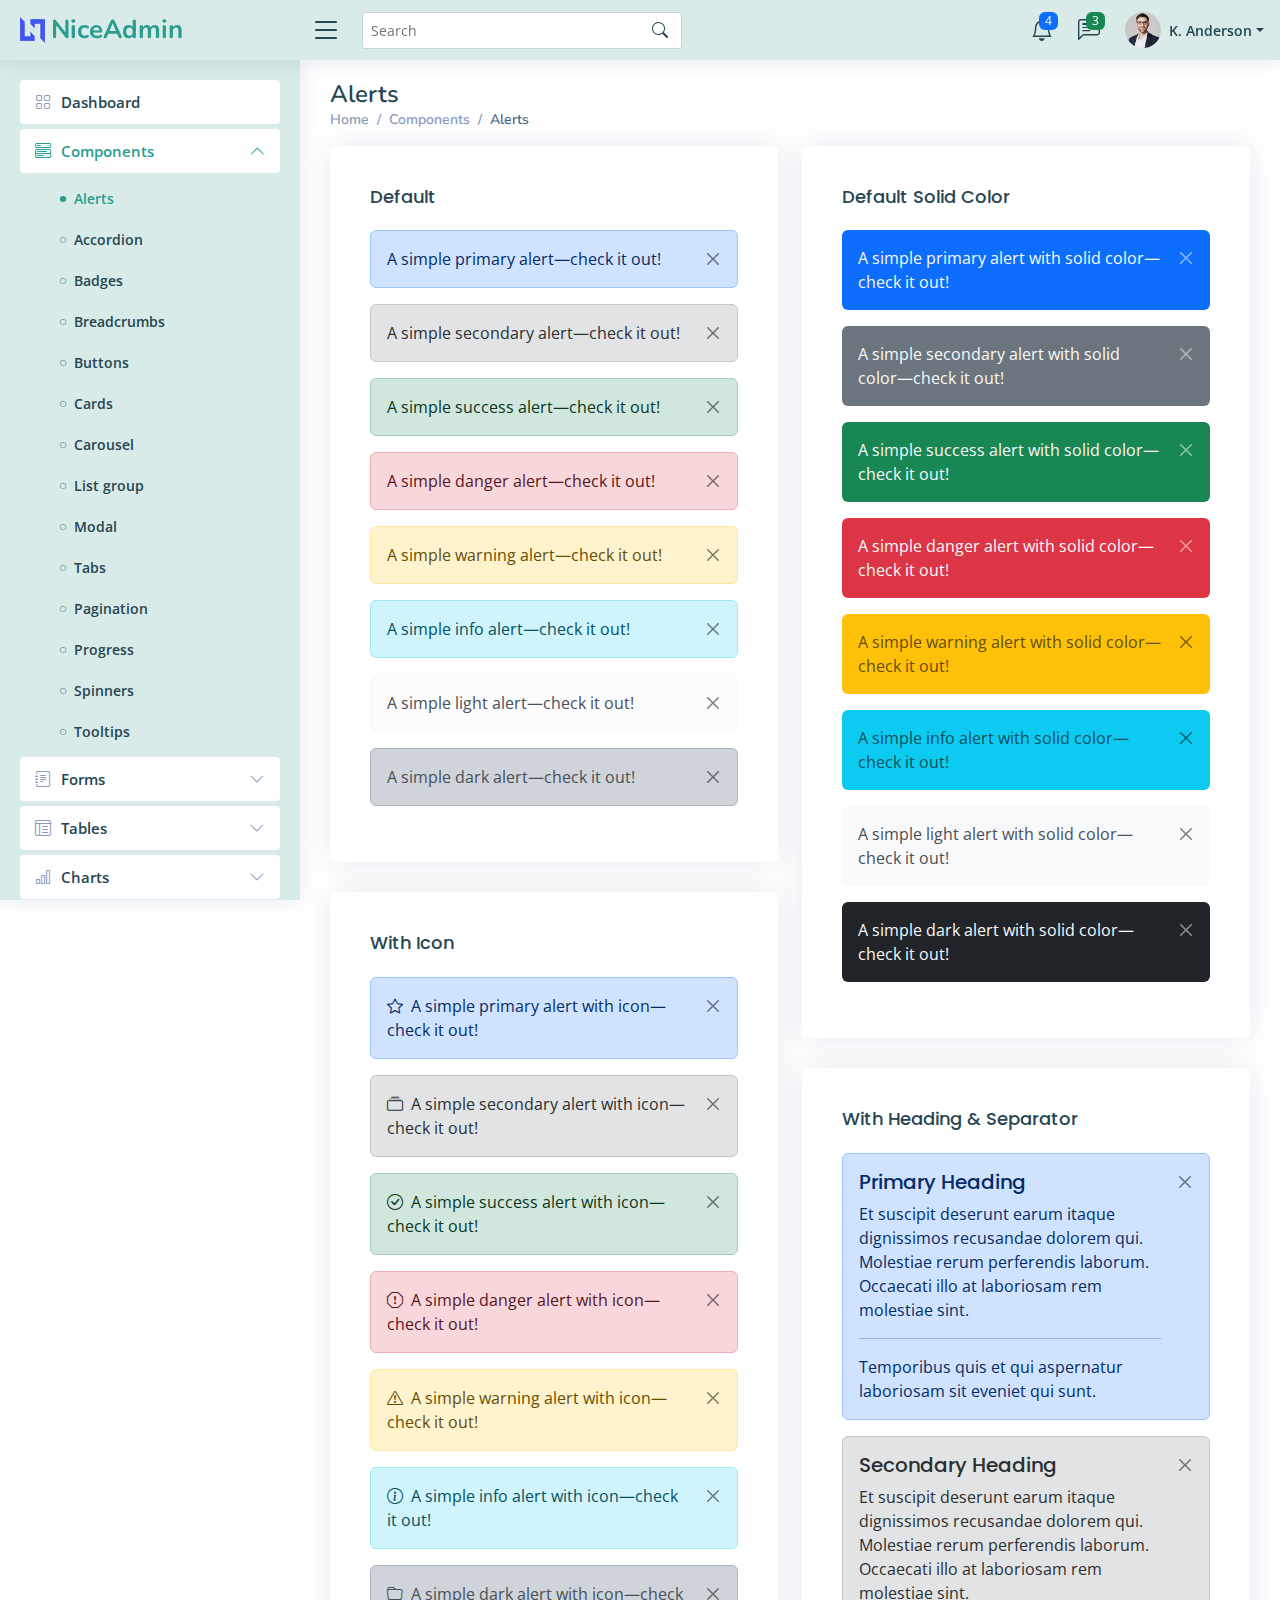
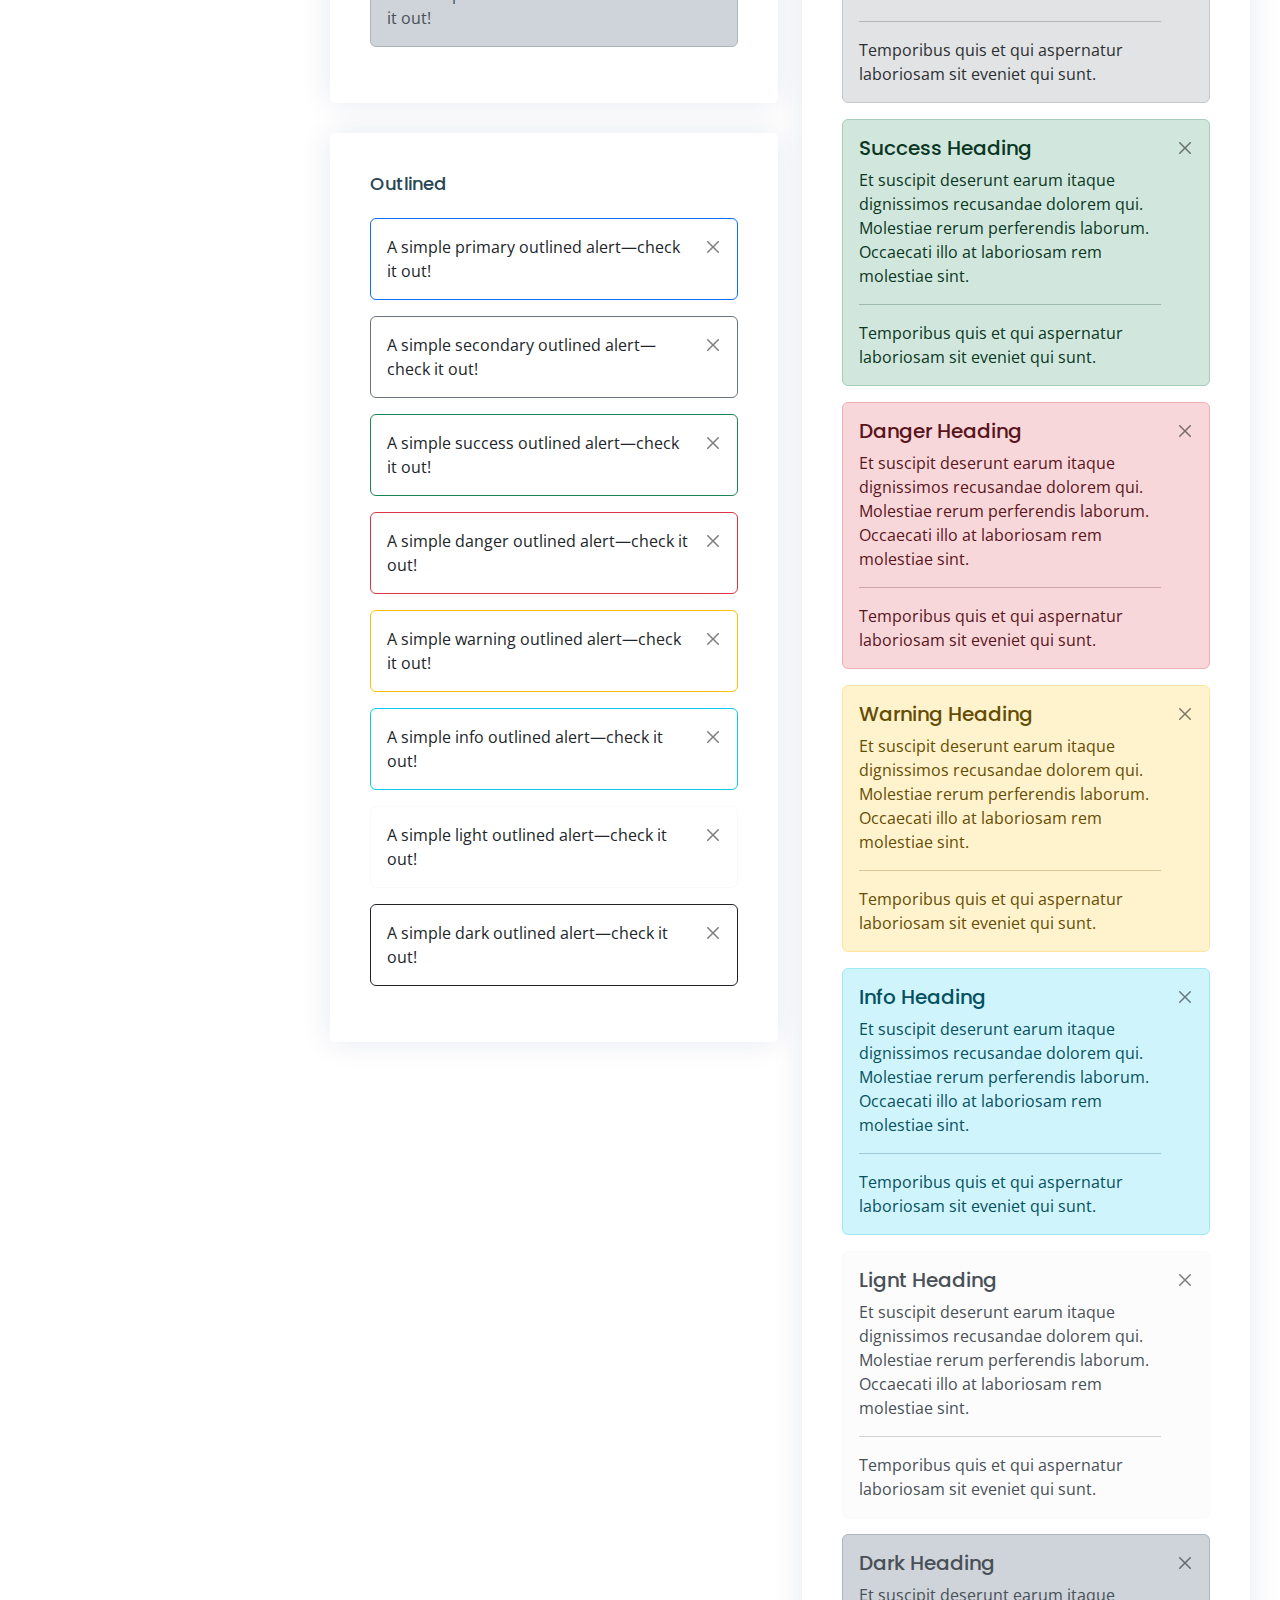
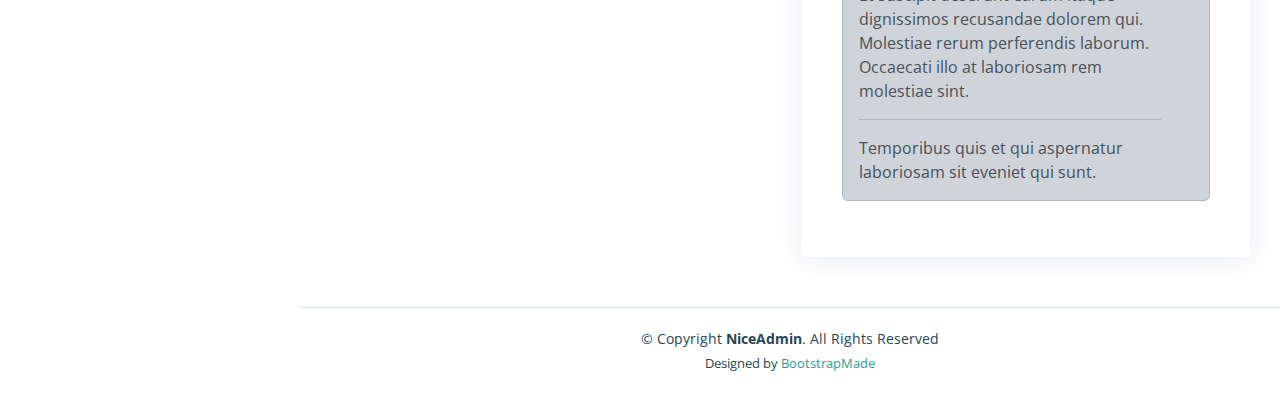
<file: SENASOFT_Front-end/Usuario/components-alerts.html>
<!DOCTYPE html>
<html lang="en">

<head>
  <meta charset="utf-8">
  <meta content="width=device-width, initial-scale=1.0" name="viewport">

  <title>Components / Alerts - NiceAdmin Bootstrap Template</title>
  <meta content="" name="description">
  <meta content="" name="keywords">

  <!-- Favicons -->
  <link href="assets/img/favicon.png" rel="icon">
  <link href="assets/img/apple-touch-icon.png" rel="apple-touch-icon">

  <!-- Google Fonts -->
  <link href="https://fonts.gstatic.com" rel="preconnect">
  <link href="https://fonts.googleapis.com/css?family=Open+Sans:300,300i,400,400i,600,600i,700,700i|Nunito:300,300i,400,400i,600,600i,700,700i|Poppins:300,300i,400,400i,500,500i,600,600i,700,700i" rel="stylesheet">

  <!-- Vendor CSS Files -->
  <link href="assets/vendor/bootstrap/css/bootstrap.min.css" rel="stylesheet">
  <link href="assets/vendor/bootstrap-icons/bootstrap-icons.css" rel="stylesheet">
  <link href="assets/vendor/boxicons/css/boxicons.min.css" rel="stylesheet">
  <link href="assets/vendor/quill/quill.snow.css" rel="stylesheet">
  <link href="assets/vendor/quill/quill.bubble.css" rel="stylesheet">
  <link href="assets/vendor/remixicon/remixicon.css" rel="stylesheet">
  <link href="assets/vendor/simple-datatables/style.css" rel="stylesheet">

  <!-- Template Main CSS File -->
  <link href="assets/css/style.css" rel="stylesheet">

  <!-- =======================================================
  * Template Name: NiceAdmin
  * Template URL: https://bootstrapmade.com/nice-admin-bootstrap-admin-html-template/
  * Updated: Apr 20 2024 with Bootstrap v5.3.3
  * Author: BootstrapMade.com
  * License: https://bootstrapmade.com/license/
  ======================================================== -->
</head>

<body>

  <!-- ======= Header ======= -->
  <header id="header" class="header fixed-top d-flex align-items-center">

    <div class="d-flex align-items-center justify-content-between">
      <a href="index.html" class="logo d-flex align-items-center">
        <img src="assets/img/logo.png" alt="">
        <span class="d-none d-lg-block">NiceAdmin</span>
      </a>
      <i class="bi bi-list toggle-sidebar-btn"></i>
    </div><!-- End Logo -->

    <div class="search-bar">
      <form class="search-form d-flex align-items-center" method="POST" action="#">
        <input type="text" name="query" placeholder="Search" title="Enter search keyword">
        <button type="submit" title="Search"><i class="bi bi-search"></i></button>
      </form>
    </div><!-- End Search Bar -->

    <nav class="header-nav ms-auto">
      <ul class="d-flex align-items-center">

        <li class="nav-item d-block d-lg-none">
          <a class="nav-link nav-icon search-bar-toggle " href="#">
            <i class="bi bi-search"></i>
          </a>
        </li><!-- End Search Icon-->

        <li class="nav-item dropdown">

          <a class="nav-link nav-icon" href="#" data-bs-toggle="dropdown">
            <i class="bi bi-bell"></i>
            <span class="badge bg-primary badge-number">4</span>
          </a><!-- End Notification Icon -->

          <ul class="dropdown-menu dropdown-menu-end dropdown-menu-arrow notifications">
            <li class="dropdown-header">
              You have 4 new notifications
              <a href="#"><span class="badge rounded-pill bg-primary p-2 ms-2">View all</span></a>
            </li>
            <li>
              <hr class="dropdown-divider">
            </li>

            <li class="notification-item">
              <i class="bi bi-exclamation-circle text-warning"></i>
              <div>
                <h4>Lorem Ipsum</h4>
                <p>Quae dolorem earum veritatis oditseno</p>
                <p>30 min. ago</p>
              </div>
            </li>

            <li>
              <hr class="dropdown-divider">
            </li>

            <li class="notification-item">
              <i class="bi bi-x-circle text-danger"></i>
              <div>
                <h4>Atque rerum nesciunt</h4>
                <p>Quae dolorem earum veritatis oditseno</p>
                <p>1 hr. ago</p>
              </div>
            </li>

            <li>
              <hr class="dropdown-divider">
            </li>

            <li class="notification-item">
              <i class="bi bi-check-circle text-success"></i>
              <div>
                <h4>Sit rerum fuga</h4>
                <p>Quae dolorem earum veritatis oditseno</p>
                <p>2 hrs. ago</p>
              </div>
            </li>

            <li>
              <hr class="dropdown-divider">
            </li>

            <li class="notification-item">
              <i class="bi bi-info-circle text-primary"></i>
              <div>
                <h4>Dicta reprehenderit</h4>
                <p>Quae dolorem earum veritatis oditseno</p>
                <p>4 hrs. ago</p>
              </div>
            </li>

            <li>
              <hr class="dropdown-divider">
            </li>
            <li class="dropdown-footer">
              <a href="#">Show all notifications</a>
            </li>

          </ul><!-- End Notification Dropdown Items -->

        </li><!-- End Notification Nav -->

        <li class="nav-item dropdown">

          <a class="nav-link nav-icon" href="#" data-bs-toggle="dropdown">
            <i class="bi bi-chat-left-text"></i>
            <span class="badge bg-success badge-number">3</span>
          </a><!-- End Messages Icon -->

          <ul class="dropdown-menu dropdown-menu-end dropdown-menu-arrow messages">
            <li class="dropdown-header">
              You have 3 new messages
              <a href="#"><span class="badge rounded-pill bg-primary p-2 ms-2">View all</span></a>
            </li>
            <li>
              <hr class="dropdown-divider">
            </li>

            <li class="message-item">
              <a href="#">
                <img src="assets/img/messages-1.jpg" alt="" class="rounded-circle">
                <div>
                  <h4>Maria Hudson</h4>
                  <p>Velit asperiores et ducimus soluta repudiandae labore officia est ut...</p>
                  <p>4 hrs. ago</p>
                </div>
              </a>
            </li>
            <li>
              <hr class="dropdown-divider">
            </li>

            <li class="message-item">
              <a href="#">
                <img src="assets/img/messages-2.jpg" alt="" class="rounded-circle">
                <div>
                  <h4>Anna Nelson</h4>
                  <p>Velit asperiores et ducimus soluta repudiandae labore officia est ut...</p>
                  <p>6 hrs. ago</p>
                </div>
              </a>
            </li>
            <li>
              <hr class="dropdown-divider">
            </li>

            <li class="message-item">
              <a href="#">
                <img src="assets/img/messages-3.jpg" alt="" class="rounded-circle">
                <div>
                  <h4>David Muldon</h4>
                  <p>Velit asperiores et ducimus soluta repudiandae labore officia est ut...</p>
                  <p>8 hrs. ago</p>
                </div>
              </a>
            </li>
            <li>
              <hr class="dropdown-divider">
            </li>

            <li class="dropdown-footer">
              <a href="#">Show all messages</a>
            </li>

          </ul><!-- End Messages Dropdown Items -->

        </li><!-- End Messages Nav -->

        <li class="nav-item dropdown pe-3">

          <a class="nav-link nav-profile d-flex align-items-center pe-0" href="#" data-bs-toggle="dropdown">
            <img src="assets/img/profile-img.jpg" alt="Profile" class="rounded-circle">
            <span class="d-none d-md-block dropdown-toggle ps-2">K. Anderson</span>
          </a><!-- End Profile Iamge Icon -->

          <ul class="dropdown-menu dropdown-menu-end dropdown-menu-arrow profile">
            <li class="dropdown-header">
              <h6>Kevin Anderson</h6>
              <span>Web Designer</span>
            </li>
            <li>
              <hr class="dropdown-divider">
            </li>

            <li>
              <a class="dropdown-item d-flex align-items-center" href="users-profile.html">
                <i class="bi bi-person"></i>
                <span>My Profile</span>
              </a>
            </li>
            <li>
              <hr class="dropdown-divider">
            </li>

            <li>
              <a class="dropdown-item d-flex align-items-center" href="users-profile.html">
                <i class="bi bi-gear"></i>
                <span>Account Settings</span>
              </a>
            </li>
            <li>
              <hr class="dropdown-divider">
            </li>

            <li>
              <a class="dropdown-item d-flex align-items-center" href="pages-faq.html">
                <i class="bi bi-question-circle"></i>
                <span>Need Help?</span>
              </a>
            </li>
            <li>
              <hr class="dropdown-divider">
            </li>

            <li>
              <a class="dropdown-item d-flex align-items-center" href="#">
                <i class="bi bi-box-arrow-right"></i>
                <span>Sign Out</span>
              </a>
            </li>

          </ul><!-- End Profile Dropdown Items -->
        </li><!-- End Profile Nav -->

      </ul>
    </nav><!-- End Icons Navigation -->

  </header><!-- End Header -->

  <!-- ======= Sidebar ======= -->
  <aside id="sidebar" class="sidebar">

    <ul class="sidebar-nav" id="sidebar-nav">

      <li class="nav-item">
        <a class="nav-link collapsed" href="index.html">
          <i class="bi bi-grid"></i>
          <span>Dashboard</span>
        </a>
      </li><!-- End Dashboard Nav -->

      <li class="nav-item">
        <a class="nav-link " data-bs-target="#components-nav" data-bs-toggle="collapse" href="#">
          <i class="bi bi-menu-button-wide"></i><span>Components</span><i class="bi bi-chevron-down ms-auto"></i>
        </a>
        <ul id="components-nav" class="nav-content collapse show" data-bs-parent="#sidebar-nav">
          <li>
            <a href="components-alerts.html" class="active">
              <i class="bi bi-circle"></i><span>Alerts</span>
            </a>
          </li>
          <li>
            <a href="components-accordion.html">
              <i class="bi bi-circle"></i><span>Accordion</span>
            </a>
          </li>
          <li>
            <a href="components-badges.html">
              <i class="bi bi-circle"></i><span>Badges</span>
            </a>
          </li>
          <li>
            <a href="components-breadcrumbs.html">
              <i class="bi bi-circle"></i><span>Breadcrumbs</span>
            </a>
          </li>
          <li>
            <a href="components-buttons.html">
              <i class="bi bi-circle"></i><span>Buttons</span>
            </a>
          </li>
          <li>
            <a href="components-cards.html">
              <i class="bi bi-circle"></i><span>Cards</span>
            </a>
          </li>
          <li>
            <a href="components-carousel.html">
              <i class="bi bi-circle"></i><span>Carousel</span>
            </a>
          </li>
          <li>
            <a href="components-list-group.html">
              <i class="bi bi-circle"></i><span>List group</span>
            </a>
          </li>
          <li>
            <a href="components-modal.html">
              <i class="bi bi-circle"></i><span>Modal</span>
            </a>
          </li>
          <li>
            <a href="components-tabs.html">
              <i class="bi bi-circle"></i><span>Tabs</span>
            </a>
          </li>
          <li>
            <a href="components-pagination.html">
              <i class="bi bi-circle"></i><span>Pagination</span>
            </a>
          </li>
          <li>
            <a href="components-progress.html">
              <i class="bi bi-circle"></i><span>Progress</span>
            </a>
          </li>
          <li>
            <a href="components-spinners.html">
              <i class="bi bi-circle"></i><span>Spinners</span>
            </a>
          </li>
          <li>
            <a href="components-tooltips.html">
              <i class="bi bi-circle"></i><span>Tooltips</span>
            </a>
          </li>
        </ul>
      </li><!-- End Components Nav -->

      <li class="nav-item">
        <a class="nav-link collapsed" data-bs-target="#forms-nav" data-bs-toggle="collapse" href="#">
          <i class="bi bi-journal-text"></i><span>Forms</span><i class="bi bi-chevron-down ms-auto"></i>
        </a>
        <ul id="forms-nav" class="nav-content collapse " data-bs-parent="#sidebar-nav">
          <li>
            <a href="forms-elements.html">
              <i class="bi bi-circle"></i><span>Form Elements</span>
            </a>
          </li>
          <li>
            <a href="forms-layouts.html">
              <i class="bi bi-circle"></i><span>Form Layouts</span>
            </a>
          </li>
          <li>
            <a href="forms-editors.html">
              <i class="bi bi-circle"></i><span>Form Editors</span>
            </a>
          </li>
          <li>
            <a href="forms-validation.html">
              <i class="bi bi-circle"></i><span>Form Validation</span>
            </a>
          </li>
        </ul>
      </li><!-- End Forms Nav -->

      <li class="nav-item">
        <a class="nav-link collapsed" data-bs-target="#tables-nav" data-bs-toggle="collapse" href="#">
          <i class="bi bi-layout-text-window-reverse"></i><span>Tables</span><i class="bi bi-chevron-down ms-auto"></i>
        </a>
        <ul id="tables-nav" class="nav-content collapse " data-bs-parent="#sidebar-nav">
          <li>
            <a href="tables-general.html">
              <i class="bi bi-circle"></i><span>General Tables</span>
            </a>
          </li>
          <li>
            <a href="tables-data.html">
              <i class="bi bi-circle"></i><span>Data Tables</span>
            </a>
          </li>
        </ul>
      </li><!-- End Tables Nav -->

      <li class="nav-item">
        <a class="nav-link collapsed" data-bs-target="#charts-nav" data-bs-toggle="collapse" href="#">
          <i class="bi bi-bar-chart"></i><span>Charts</span><i class="bi bi-chevron-down ms-auto"></i>
        </a>
        <ul id="charts-nav" class="nav-content collapse " data-bs-parent="#sidebar-nav">
          <li>
            <a href="charts-chartjs.html">
              <i class="bi bi-circle"></i><span>Chart.js</span>
            </a>
          </li>
          <li>
            <a href="charts-apexcharts.html">
              <i class="bi bi-circle"></i><span>ApexCharts</span>
            </a>
          </li>
          <li>
            <a href="charts-echarts.html">
              <i class="bi bi-circle"></i><span>ECharts</span>
            </a>
          </li>
        </ul>
      </li><!-- End Charts Nav -->

      <li class="nav-item">
        <a class="nav-link collapsed" data-bs-target="#icons-nav" data-bs-toggle="collapse" href="#">
          <i class="bi bi-gem"></i><span>Icons</span><i class="bi bi-chevron-down ms-auto"></i>
        </a>
        <ul id="icons-nav" class="nav-content collapse " data-bs-parent="#sidebar-nav">
          <li>
            <a href="icons-bootstrap.html">
              <i class="bi bi-circle"></i><span>Bootstrap Icons</span>
            </a>
          </li>
          <li>
            <a href="icons-remix.html">
              <i class="bi bi-circle"></i><span>Remix Icons</span>
            </a>
          </li>
          <li>
            <a href="icons-boxicons.html">
              <i class="bi bi-circle"></i><span>Boxicons</span>
            </a>
          </li>
        </ul>
      </li><!-- End Icons Nav -->

      <li class="nav-heading">Pages</li>

      <li class="nav-item">
        <a class="nav-link collapsed" href="users-profile.html">
          <i class="bi bi-person"></i>
          <span>Profile</span>
        </a>
      </li><!-- End Profile Page Nav -->

      <li class="nav-item">
        <a class="nav-link collapsed" href="pages-faq.html">
          <i class="bi bi-question-circle"></i>
          <span>F.A.Q</span>
        </a>
      </li><!-- End F.A.Q Page Nav -->

      <li class="nav-item">
        <a class="nav-link collapsed" href="pages-contact.html">
          <i class="bi bi-envelope"></i>
          <span>Contact</span>
        </a>
      </li><!-- End Contact Page Nav -->

      <li class="nav-item">
        <a class="nav-link collapsed" href="pages-register.html">
          <i class="bi bi-card-list"></i>
          <span>Register</span>
        </a>
      </li><!-- End Register Page Nav -->

      <li class="nav-item">
        <a class="nav-link collapsed" href="pages-login.html">
          <i class="bi bi-box-arrow-in-right"></i>
          <span>Login</span>
        </a>
      </li><!-- End Login Page Nav -->

      <li class="nav-item">
        <a class="nav-link collapsed" href="pages-error-404.html">
          <i class="bi bi-dash-circle"></i>
          <span>Error 404</span>
        </a>
      </li><!-- End Error 404 Page Nav -->

      <li class="nav-item">
        <a class="nav-link collapsed" href="pages-blank.html">
          <i class="bi bi-file-earmark"></i>
          <span>Blank</span>
        </a>
      </li><!-- End Blank Page Nav -->

    </ul>

  </aside><!-- End Sidebar-->

  <main id="main" class="main">

    <div class="pagetitle">
      <h1>Alerts</h1>
      <nav>
        <ol class="breadcrumb">
          <li class="breadcrumb-item"><a href="index.html">Home</a></li>
          <li class="breadcrumb-item">Components</li>
          <li class="breadcrumb-item active">Alerts</li>
        </ol>
      </nav>
    </div><!-- End Page Title -->

    <section class="section">
      <div class="row">
        <div class="col-lg-6">

          <div class="card">
            <div class="card-body">

              <h5 class="card-title">Default</h5>

              <div class="alert alert-primary alert-dismissible fade show" role="alert">
                A simple primary alert—check it out!
                <button type="button" class="btn-close" data-bs-dismiss="alert" aria-label="Close"></button>
              </div>

              <div class="alert alert-secondary alert-dismissible fade show" role="alert">
                A simple secondary alert—check it out!
                <button type="button" class="btn-close" data-bs-dismiss="alert" aria-label="Close"></button>
              </div>

              <div class="alert alert-success alert-dismissible fade show" role="alert">
                A simple success alert—check it out!
                <button type="button" class="btn-close" data-bs-dismiss="alert" aria-label="Close"></button>
              </div>

              <div class="alert alert-danger alert-dismissible fade show" role="alert">
                A simple danger alert—check it out!
                <button type="button" class="btn-close" data-bs-dismiss="alert" aria-label="Close"></button>
              </div>

              <div class="alert alert-warning alert-dismissible fade show" role="alert">
                A simple warning alert—check it out!
                <button type="button" class="btn-close" data-bs-dismiss="alert" aria-label="Close"></button>
              </div>

              <div class="alert alert-info alert-dismissible fade show" role="alert">
                A simple info alert—check it out!
                <button type="button" class="btn-close" data-bs-dismiss="alert" aria-label="Close"></button>
              </div>

              <div class="alert alert-light border-light alert-dismissible fade show" role="alert">
                A simple light alert—check it out!
                <button type="button" class="btn-close" data-bs-dismiss="alert" aria-label="Close"></button>
              </div>

              <div class="alert alert-dark alert-dismissible fade show" role="alert">
                A simple dark alert—check it out!
                <button type="button" class="btn-close" data-bs-dismiss="alert" aria-label="Close"></button>
              </div>

            </div>
          </div>

          <div class="card">
            <div class="card-body">
              <h5 class="card-title">With Icon</h5>

              <div class="alert alert-primary alert-dismissible fade show" role="alert">
                <i class="bi bi-star me-1"></i>
                A simple primary alert with icon—check it out!
                <button type="button" class="btn-close" data-bs-dismiss="alert" aria-label="Close"></button>
              </div>

              <div class="alert alert-secondary alert-dismissible fade show" role="alert">
                <i class="bi bi-collection me-1"></i>
                A simple secondary alert with icon—check it out!
                <button type="button" class="btn-close" data-bs-dismiss="alert" aria-label="Close"></button>
              </div>

              <div class="alert alert-success alert-dismissible fade show" role="alert">
                <i class="bi bi-check-circle me-1"></i>
                A simple success alert with icon—check it out!
                <button type="button" class="btn-close" data-bs-dismiss="alert" aria-label="Close"></button>
              </div>

              <div class="alert alert-danger alert-dismissible fade show" role="alert">
                <i class="bi bi-exclamation-octagon me-1"></i>
                A simple danger alert with icon—check it out!
                <button type="button" class="btn-close" data-bs-dismiss="alert" aria-label="Close"></button>
              </div>

              <div class="alert alert-warning alert-dismissible fade show" role="alert">
                <i class="bi bi-exclamation-triangle me-1"></i>
                A simple warning alert with icon—check it out!
                <button type="button" class="btn-close" data-bs-dismiss="alert" aria-label="Close"></button>
              </div>

              <div class="alert alert-info alert-dismissible fade show" role="alert">
                <i class="bi bi-info-circle me-1"></i>
                A simple info alert with icon—check it out!
                <button type="button" class="btn-close" data-bs-dismiss="alert" aria-label="Close"></button>
              </div>

              <div class="alert alert-dark alert-dismissible fade show" role="alert">
                <i class="bi bi-folder me-1"></i>
                A simple dark alert with icon—check it out!
                <button type="button" class="btn-close" data-bs-dismiss="alert" aria-label="Close"></button>
              </div>

            </div>
          </div>

          <div class="card">
            <div class="card-body">
              <h5 class="card-title">Outlined</h5>

              <div class="alert border-primary alert-dismissible fade show" role="alert">
                A simple primary outlined alert—check it out!
                <button type="button" class="btn-close" data-bs-dismiss="alert" aria-label="Close"></button>
              </div>

              <div class="alert border-secondary alert-dismissible fade show" role="alert">
                A simple secondary outlined alert—check it out!
                <button type="button" class="btn-close" data-bs-dismiss="alert" aria-label="Close"></button>
              </div>

              <div class="alert border-success alert-dismissible fade show" role="alert">
                A simple success outlined alert—check it out!
                <button type="button" class="btn-close" data-bs-dismiss="alert" aria-label="Close"></button>
              </div>

              <div class="alert border-danger alert-dismissible fade show" role="alert">
                A simple danger outlined alert—check it out!
                <button type="button" class="btn-close" data-bs-dismiss="alert" aria-label="Close"></button>
              </div>

              <div class="alert border-warning alert-dismissible fade show" role="alert">
                A simple warning outlined alert—check it out!
                <button type="button" class="btn-close" data-bs-dismiss="alert" aria-label="Close"></button>
              </div>

              <div class="alert border-info alert-dismissible fade show" role="alert">
                A simple info outlined alert—check it out!
                <button type="button" class="btn-close" data-bs-dismiss="alert" aria-label="Close"></button>
              </div>

              <div class="alert border-light alert-dismissible fade show" role="alert">
                A simple light outlined alert—check it out!
                <button type="button" class="btn-close" data-bs-dismiss="alert" aria-label="Close"></button>
              </div>

              <div class="alert border-dark alert-dismissible fade show" role="alert">
                A simple dark outlined alert—check it out!
                <button type="button" class="btn-close" data-bs-dismiss="alert" aria-label="Close"></button>
              </div>

            </div>
          </div>

        </div>

        <div class="col-lg-6">

          <div class="card">
            <div class="card-body">
              <h5 class="card-title">Default Solid Color</h5>

              <div class="alert alert-primary bg-primary text-light border-0 alert-dismissible fade show" role="alert">
                A simple primary alert with solid color—check it out!
                <button type="button" class="btn-close btn-close-white" data-bs-dismiss="alert" aria-label="Close"></button>
              </div>

              <div class="alert alert-secondary bg-secondary text-light border-0 alert-dismissible fade show" role="alert">
                A simple secondary alert with solid color—check it out!
                <button type="button" class="btn-close btn-close-white" data-bs-dismiss="alert" aria-label="Close"></button>
              </div>

              <div class="alert alert-success bg-success text-light border-0 alert-dismissible fade show" role="alert">
                A simple success alert with solid color—check it out!
                <button type="button" class="btn-close btn-close-white" data-bs-dismiss="alert" aria-label="Close"></button>
              </div>

              <div class="alert alert-danger bg-danger text-light border-0 alert-dismissible fade show" role="alert">
                A simple danger alert with solid color—check it out!
                <button type="button" class="btn-close btn-close-white" data-bs-dismiss="alert" aria-label="Close"></button>
              </div>

              <div class="alert alert-warning bg-warning border-0 alert-dismissible fade show" role="alert">
                A simple warning alert with solid color—check it out!
                <button type="button" class="btn-close" data-bs-dismiss="alert" aria-label="Close"></button>
              </div>

              <div class="alert alert-info bg-info border-0 alert-dismissible fade show" role="alert">
                A simple info alert with solid color—check it out!
                <button type="button" class="btn-close" data-bs-dismiss="alert" aria-label="Close"></button>
              </div>

              <div class="alert alert-light bg-light border-0 alert-dismissible fade show" role="alert">
                A simple light alert with solid color—check it out!
                <button type="button" class="btn-close" data-bs-dismiss="alert" aria-label="Close"></button>
              </div>

              <div class="alert alert-dark bg-dark text-light border-0 alert-dismissible fade show" role="alert">
                A simple dark alert with solid color—check it out!
                <button type="button" class="btn-close btn-close-white" data-bs-dismiss="alert" aria-label="Close"></button>
              </div>

            </div>
          </div>

          <div class="card">
            <div class="card-body">
              <h5 class="card-title">With Heading &amp Separator</h5>

              <div class="alert alert-primary alert-dismissible fade show" role="alert">
                <h4 class="alert-heading">Primary Heading</h4>
                <p>Et suscipit deserunt earum itaque dignissimos recusandae dolorem qui. Molestiae rerum perferendis laborum. Occaecati illo at laboriosam rem molestiae sint.</p>
                <hr>
                <p class="mb-0">Temporibus quis et qui aspernatur laboriosam sit eveniet qui sunt.</p>
                <button type="button" class="btn-close" data-bs-dismiss="alert" aria-label="Close"></button>
              </div>

              <div class="alert alert-secondary alert-dismissible fade show" role="alert">
                <h4 class="alert-heading">Secondary Heading</h4>
                <p>Et suscipit deserunt earum itaque dignissimos recusandae dolorem qui. Molestiae rerum perferendis laborum. Occaecati illo at laboriosam rem molestiae sint.</p>
                <hr>
                <p class="mb-0">Temporibus quis et qui aspernatur laboriosam sit eveniet qui sunt.</p>
                <button type="button" class="btn-close" data-bs-dismiss="alert" aria-label="Close"></button>
              </div>

              <div class="alert alert-success alert-dismissible fade show" role="alert">
                <h4 class="alert-heading">Success Heading</h4>
                <p>Et suscipit deserunt earum itaque dignissimos recusandae dolorem qui. Molestiae rerum perferendis laborum. Occaecati illo at laboriosam rem molestiae sint.</p>
                <hr>
                <p class="mb-0">Temporibus quis et qui aspernatur laboriosam sit eveniet qui sunt.</p>
                <button type="button" class="btn-close" data-bs-dismiss="alert" aria-label="Close"></button>
              </div>

              <div class="alert alert-danger alert-dismissible fade show" role="alert">
                <h4 class="alert-heading">Danger Heading</h4>
                <p>Et suscipit deserunt earum itaque dignissimos recusandae dolorem qui. Molestiae rerum perferendis laborum. Occaecati illo at laboriosam rem molestiae sint.</p>
                <hr>
                <p class="mb-0">Temporibus quis et qui aspernatur laboriosam sit eveniet qui sunt.</p>
                <button type="button" class="btn-close" data-bs-dismiss="alert" aria-label="Close"></button>
              </div>

              <div class="alert alert-warning  alert-dismissible fade show" role="alert">
                <h4 class="alert-heading">Warning Heading</h4>
                <p>Et suscipit deserunt earum itaque dignissimos recusandae dolorem qui. Molestiae rerum perferendis laborum. Occaecati illo at laboriosam rem molestiae sint.</p>
                <hr>
                <p class="mb-0">Temporibus quis et qui aspernatur laboriosam sit eveniet qui sunt.</p>
                <button type="button" class="btn-close" data-bs-dismiss="alert" aria-label="Close"></button>
              </div>

              <div class="alert alert-info  alert-dismissible fade show" role="alert">
                <h4 class="alert-heading">Info Heading</h4>
                <p>Et suscipit deserunt earum itaque dignissimos recusandae dolorem qui. Molestiae rerum perferendis laborum. Occaecati illo at laboriosam rem molestiae sint.</p>
                <hr>
                <p class="mb-0">Temporibus quis et qui aspernatur laboriosam sit eveniet qui sunt.</p>
                <button type="button" class="btn-close" data-bs-dismiss="alert" aria-label="Close"></button>
              </div>

              <div class="alert alert-light border-light alert-dismissible fade show" role="alert">
                <h4 class="alert-heading">Lignt Heading</h4>
                <p>Et suscipit deserunt earum itaque dignissimos recusandae dolorem qui. Molestiae rerum perferendis laborum. Occaecati illo at laboriosam rem molestiae sint.</p>
                <hr>
                <p class="mb-0">Temporibus quis et qui aspernatur laboriosam sit eveniet qui sunt.</p>
                <button type="button" class="btn-close" data-bs-dismiss="alert" aria-label="Close"></button>
              </div>

              <div class="alert alert-dark  alert-dismissible fade show" role="alert">
                <h4 class="alert-heading">Dark Heading</h4>
                <p>Et suscipit deserunt earum itaque dignissimos recusandae dolorem qui. Molestiae rerum perferendis laborum. Occaecati illo at laboriosam rem molestiae sint.</p>
                <hr>
                <p class="mb-0">Temporibus quis et qui aspernatur laboriosam sit eveniet qui sunt.</p>
                <button type="button" class="btn-close" data-bs-dismiss="alert" aria-label="Close"></button>
              </div>

            </div>
          </div>
        </div>
      </div>
    </section>

  </main><!-- End #main -->

  <!-- ======= Footer ======= -->
  <footer id="footer" class="footer">
    <div class="copyright">
      &copy; Copyright <strong><span>NiceAdmin</span></strong>. All Rights Reserved
    </div>
    <div class="credits">
      <!-- All the links in the footer should remain intact. -->
      <!-- You can delete the links only if you purchased the pro version. -->
      <!-- Licensing information: https://bootstrapmade.com/license/ -->
      <!-- Purchase the pro version with working PHP/AJAX contact form: https://bootstrapmade.com/nice-admin-bootstrap-admin-html-template/ -->
      Designed by <a href="https://bootstrapmade.com/">BootstrapMade</a>
    </div>
  </footer><!-- End Footer -->

  <a href="#" class="back-to-top d-flex align-items-center justify-content-center"><i class="bi bi-arrow-up-short"></i></a>

  <!-- Vendor JS Files -->
  <script src="assets/vendor/apexcharts/apexcharts.min.js"></script>
  <script src="assets/vendor/bootstrap/js/bootstrap.bundle.min.js"></script>
  <script src="assets/vendor/chart.js/chart.umd.js"></script>
  <script src="assets/vendor/echarts/echarts.min.js"></script>
  <script src="assets/vendor/quill/quill.js"></script>
  <script src="assets/vendor/simple-datatables/simple-datatables.js"></script>
  <script src="assets/vendor/tinymce/tinymce.min.js"></script>
  <script src="assets/vendor/php-email-form/validate.js"></script>

  <!-- Template Main JS File -->
  <script src="assets/js/main.js"></script>

</body>

</html>
</file>
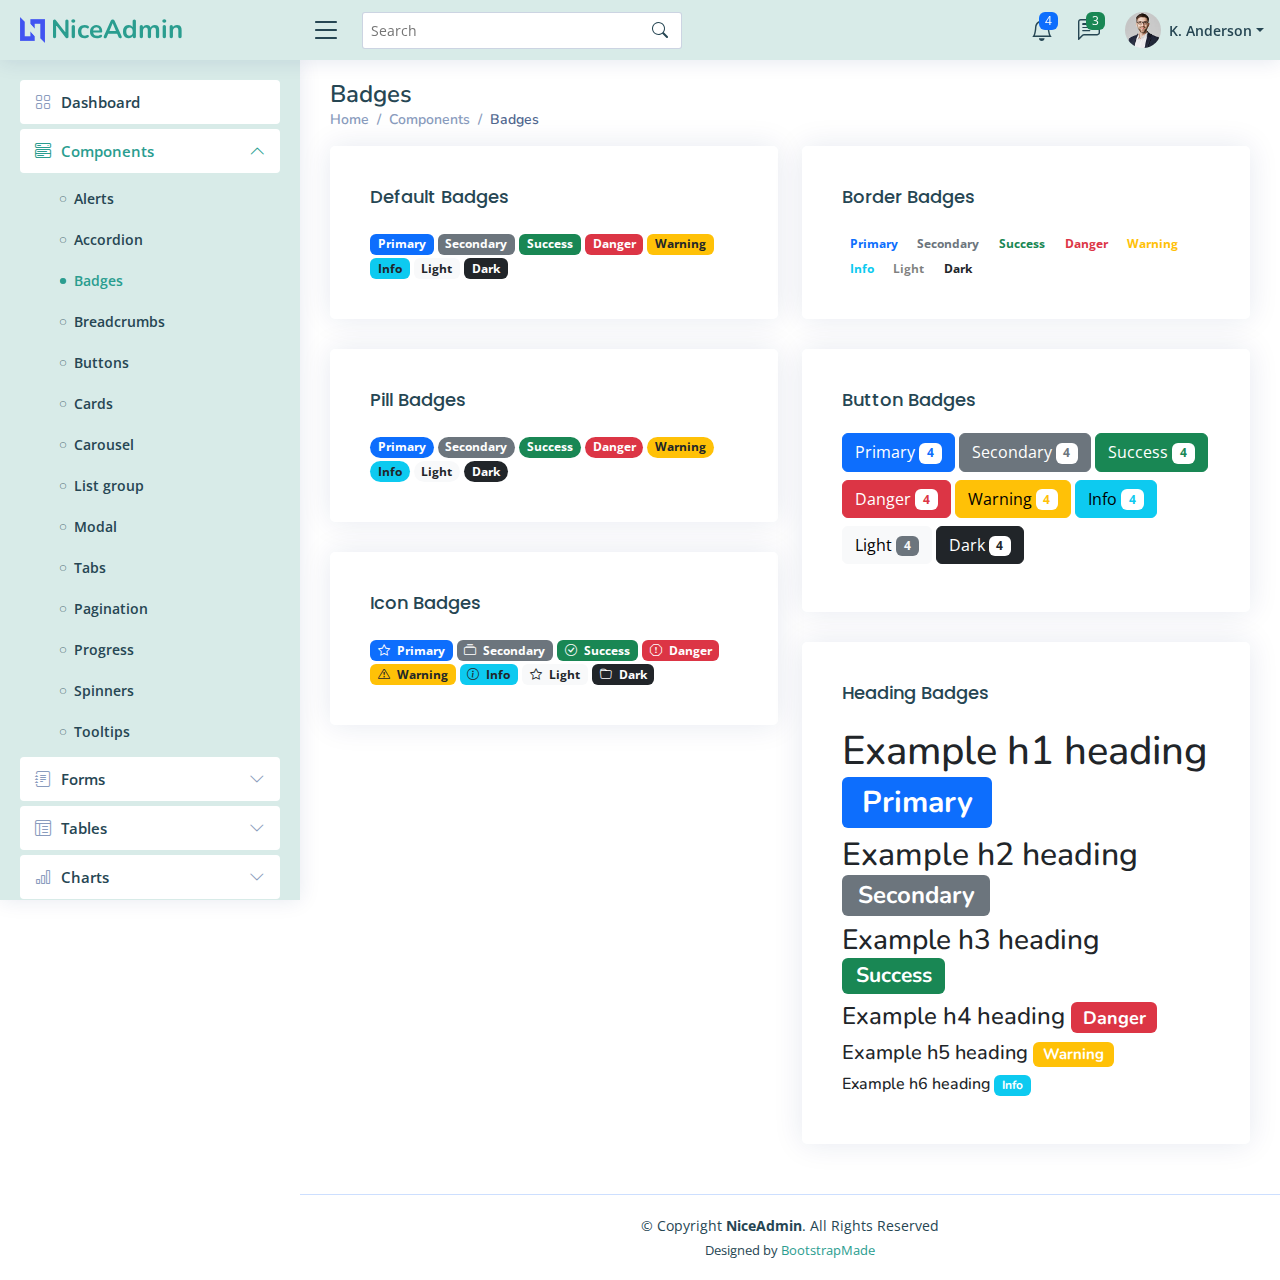
<file: SENASOFT_Front-end/Usuario/components-badges.html>
<!DOCTYPE html>
<html lang="en">

<head>
  <meta charset="utf-8">
  <meta content="width=device-width, initial-scale=1.0" name="viewport">

  <title>Components / Badges - NiceAdmin Bootstrap Template</title>
  <meta content="" name="description">
  <meta content="" name="keywords">

  <!-- Favicons -->
  <link href="assets/img/favicon.png" rel="icon">
  <link href="assets/img/apple-touch-icon.png" rel="apple-touch-icon">

  <!-- Google Fonts -->
  <link href="https://fonts.gstatic.com" rel="preconnect">
  <link href="https://fonts.googleapis.com/css?family=Open+Sans:300,300i,400,400i,600,600i,700,700i|Nunito:300,300i,400,400i,600,600i,700,700i|Poppins:300,300i,400,400i,500,500i,600,600i,700,700i" rel="stylesheet">

  <!-- Vendor CSS Files -->
  <link href="assets/vendor/bootstrap/css/bootstrap.min.css" rel="stylesheet">
  <link href="assets/vendor/bootstrap-icons/bootstrap-icons.css" rel="stylesheet">
  <link href="assets/vendor/boxicons/css/boxicons.min.css" rel="stylesheet">
  <link href="assets/vendor/quill/quill.snow.css" rel="stylesheet">
  <link href="assets/vendor/quill/quill.bubble.css" rel="stylesheet">
  <link href="assets/vendor/remixicon/remixicon.css" rel="stylesheet">
  <link href="assets/vendor/simple-datatables/style.css" rel="stylesheet">

  <!-- Template Main CSS File -->
  <link href="assets/css/style.css" rel="stylesheet">

  <!-- =======================================================
  * Template Name: NiceAdmin
  * Template URL: https://bootstrapmade.com/nice-admin-bootstrap-admin-html-template/
  * Updated: Apr 20 2024 with Bootstrap v5.3.3
  * Author: BootstrapMade.com
  * License: https://bootstrapmade.com/license/
  ======================================================== -->
</head>

<body>

  <!-- ======= Header ======= -->
  <header id="header" class="header fixed-top d-flex align-items-center">

    <div class="d-flex align-items-center justify-content-between">
      <a href="index.html" class="logo d-flex align-items-center">
        <img src="assets/img/logo.png" alt="">
        <span class="d-none d-lg-block">NiceAdmin</span>
      </a>
      <i class="bi bi-list toggle-sidebar-btn"></i>
    </div><!-- End Logo -->

    <div class="search-bar">
      <form class="search-form d-flex align-items-center" method="POST" action="#">
        <input type="text" name="query" placeholder="Search" title="Enter search keyword">
        <button type="submit" title="Search"><i class="bi bi-search"></i></button>
      </form>
    </div><!-- End Search Bar -->

    <nav class="header-nav ms-auto">
      <ul class="d-flex align-items-center">

        <li class="nav-item d-block d-lg-none">
          <a class="nav-link nav-icon search-bar-toggle " href="#">
            <i class="bi bi-search"></i>
          </a>
        </li><!-- End Search Icon-->

        <li class="nav-item dropdown">

          <a class="nav-link nav-icon" href="#" data-bs-toggle="dropdown">
            <i class="bi bi-bell"></i>
            <span class="badge bg-primary badge-number">4</span>
          </a><!-- End Notification Icon -->

          <ul class="dropdown-menu dropdown-menu-end dropdown-menu-arrow notifications">
            <li class="dropdown-header">
              You have 4 new notifications
              <a href="#"><span class="badge rounded-pill bg-primary p-2 ms-2">View all</span></a>
            </li>
            <li>
              <hr class="dropdown-divider">
            </li>

            <li class="notification-item">
              <i class="bi bi-exclamation-circle text-warning"></i>
              <div>
                <h4>Lorem Ipsum</h4>
                <p>Quae dolorem earum veritatis oditseno</p>
                <p>30 min. ago</p>
              </div>
            </li>

            <li>
              <hr class="dropdown-divider">
            </li>

            <li class="notification-item">
              <i class="bi bi-x-circle text-danger"></i>
              <div>
                <h4>Atque rerum nesciunt</h4>
                <p>Quae dolorem earum veritatis oditseno</p>
                <p>1 hr. ago</p>
              </div>
            </li>

            <li>
              <hr class="dropdown-divider">
            </li>

            <li class="notification-item">
              <i class="bi bi-check-circle text-success"></i>
              <div>
                <h4>Sit rerum fuga</h4>
                <p>Quae dolorem earum veritatis oditseno</p>
                <p>2 hrs. ago</p>
              </div>
            </li>

            <li>
              <hr class="dropdown-divider">
            </li>

            <li class="notification-item">
              <i class="bi bi-info-circle text-primary"></i>
              <div>
                <h4>Dicta reprehenderit</h4>
                <p>Quae dolorem earum veritatis oditseno</p>
                <p>4 hrs. ago</p>
              </div>
            </li>

            <li>
              <hr class="dropdown-divider">
            </li>
            <li class="dropdown-footer">
              <a href="#">Show all notifications</a>
            </li>

          </ul><!-- End Notification Dropdown Items -->

        </li><!-- End Notification Nav -->

        <li class="nav-item dropdown">

          <a class="nav-link nav-icon" href="#" data-bs-toggle="dropdown">
            <i class="bi bi-chat-left-text"></i>
            <span class="badge bg-success badge-number">3</span>
          </a><!-- End Messages Icon -->

          <ul class="dropdown-menu dropdown-menu-end dropdown-menu-arrow messages">
            <li class="dropdown-header">
              You have 3 new messages
              <a href="#"><span class="badge rounded-pill bg-primary p-2 ms-2">View all</span></a>
            </li>
            <li>
              <hr class="dropdown-divider">
            </li>

            <li class="message-item">
              <a href="#">
                <img src="assets/img/messages-1.jpg" alt="" class="rounded-circle">
                <div>
                  <h4>Maria Hudson</h4>
                  <p>Velit asperiores et ducimus soluta repudiandae labore officia est ut...</p>
                  <p>4 hrs. ago</p>
                </div>
              </a>
            </li>
            <li>
              <hr class="dropdown-divider">
            </li>

            <li class="message-item">
              <a href="#">
                <img src="assets/img/messages-2.jpg" alt="" class="rounded-circle">
                <div>
                  <h4>Anna Nelson</h4>
                  <p>Velit asperiores et ducimus soluta repudiandae labore officia est ut...</p>
                  <p>6 hrs. ago</p>
                </div>
              </a>
            </li>
            <li>
              <hr class="dropdown-divider">
            </li>

            <li class="message-item">
              <a href="#">
                <img src="assets/img/messages-3.jpg" alt="" class="rounded-circle">
                <div>
                  <h4>David Muldon</h4>
                  <p>Velit asperiores et ducimus soluta repudiandae labore officia est ut...</p>
                  <p>8 hrs. ago</p>
                </div>
              </a>
            </li>
            <li>
              <hr class="dropdown-divider">
            </li>

            <li class="dropdown-footer">
              <a href="#">Show all messages</a>
            </li>

          </ul><!-- End Messages Dropdown Items -->

        </li><!-- End Messages Nav -->

        <li class="nav-item dropdown pe-3">

          <a class="nav-link nav-profile d-flex align-items-center pe-0" href="#" data-bs-toggle="dropdown">
            <img src="assets/img/profile-img.jpg" alt="Profile" class="rounded-circle">
            <span class="d-none d-md-block dropdown-toggle ps-2">K. Anderson</span>
          </a><!-- End Profile Iamge Icon -->

          <ul class="dropdown-menu dropdown-menu-end dropdown-menu-arrow profile">
            <li class="dropdown-header">
              <h6>Kevin Anderson</h6>
              <span>Web Designer</span>
            </li>
            <li>
              <hr class="dropdown-divider">
            </li>

            <li>
              <a class="dropdown-item d-flex align-items-center" href="users-profile.html">
                <i class="bi bi-person"></i>
                <span>My Profile</span>
              </a>
            </li>
            <li>
              <hr class="dropdown-divider">
            </li>

            <li>
              <a class="dropdown-item d-flex align-items-center" href="users-profile.html">
                <i class="bi bi-gear"></i>
                <span>Account Settings</span>
              </a>
            </li>
            <li>
              <hr class="dropdown-divider">
            </li>

            <li>
              <a class="dropdown-item d-flex align-items-center" href="pages-faq.html">
                <i class="bi bi-question-circle"></i>
                <span>Need Help?</span>
              </a>
            </li>
            <li>
              <hr class="dropdown-divider">
            </li>

            <li>
              <a class="dropdown-item d-flex align-items-center" href="#">
                <i class="bi bi-box-arrow-right"></i>
                <span>Sign Out</span>
              </a>
            </li>

          </ul><!-- End Profile Dropdown Items -->
        </li><!-- End Profile Nav -->

      </ul>
    </nav><!-- End Icons Navigation -->

  </header><!-- End Header -->

  <!-- ======= Sidebar ======= -->
  <aside id="sidebar" class="sidebar">

    <ul class="sidebar-nav" id="sidebar-nav">

      <li class="nav-item">
        <a class="nav-link collapsed" href="index.html">
          <i class="bi bi-grid"></i>
          <span>Dashboard</span>
        </a>
      </li><!-- End Dashboard Nav -->

      <li class="nav-item">
        <a class="nav-link " data-bs-target="#components-nav" data-bs-toggle="collapse" href="#">
          <i class="bi bi-menu-button-wide"></i><span>Components</span><i class="bi bi-chevron-down ms-auto"></i>
        </a>
        <ul id="components-nav" class="nav-content collapse show" data-bs-parent="#sidebar-nav">
          <li>
            <a href="components-alerts.html">
              <i class="bi bi-circle"></i><span>Alerts</span>
            </a>
          </li>
          <li>
            <a href="components-accordion.html">
              <i class="bi bi-circle"></i><span>Accordion</span>
            </a>
          </li>
          <li>
            <a href="components-badges.html" class="active">
              <i class="bi bi-circle"></i><span>Badges</span>
            </a>
          </li>
          <li>
            <a href="components-breadcrumbs.html">
              <i class="bi bi-circle"></i><span>Breadcrumbs</span>
            </a>
          </li>
          <li>
            <a href="components-buttons.html">
              <i class="bi bi-circle"></i><span>Buttons</span>
            </a>
          </li>
          <li>
            <a href="components-cards.html">
              <i class="bi bi-circle"></i><span>Cards</span>
            </a>
          </li>
          <li>
            <a href="components-carousel.html">
              <i class="bi bi-circle"></i><span>Carousel</span>
            </a>
          </li>
          <li>
            <a href="components-list-group.html">
              <i class="bi bi-circle"></i><span>List group</span>
            </a>
          </li>
          <li>
            <a href="components-modal.html">
              <i class="bi bi-circle"></i><span>Modal</span>
            </a>
          </li>
          <li>
            <a href="components-tabs.html">
              <i class="bi bi-circle"></i><span>Tabs</span>
            </a>
          </li>
          <li>
            <a href="components-pagination.html">
              <i class="bi bi-circle"></i><span>Pagination</span>
            </a>
          </li>
          <li>
            <a href="components-progress.html">
              <i class="bi bi-circle"></i><span>Progress</span>
            </a>
          </li>
          <li>
            <a href="components-spinners.html">
              <i class="bi bi-circle"></i><span>Spinners</span>
            </a>
          </li>
          <li>
            <a href="components-tooltips.html">
              <i class="bi bi-circle"></i><span>Tooltips</span>
            </a>
          </li>
        </ul>
      </li><!-- End Components Nav -->

      <li class="nav-item">
        <a class="nav-link collapsed" data-bs-target="#forms-nav" data-bs-toggle="collapse" href="#">
          <i class="bi bi-journal-text"></i><span>Forms</span><i class="bi bi-chevron-down ms-auto"></i>
        </a>
        <ul id="forms-nav" class="nav-content collapse " data-bs-parent="#sidebar-nav">
          <li>
            <a href="forms-elements.html">
              <i class="bi bi-circle"></i><span>Form Elements</span>
            </a>
          </li>
          <li>
            <a href="forms-layouts.html">
              <i class="bi bi-circle"></i><span>Form Layouts</span>
            </a>
          </li>
          <li>
            <a href="forms-editors.html">
              <i class="bi bi-circle"></i><span>Form Editors</span>
            </a>
          </li>
          <li>
            <a href="forms-validation.html">
              <i class="bi bi-circle"></i><span>Form Validation</span>
            </a>
          </li>
        </ul>
      </li><!-- End Forms Nav -->

      <li class="nav-item">
        <a class="nav-link collapsed" data-bs-target="#tables-nav" data-bs-toggle="collapse" href="#">
          <i class="bi bi-layout-text-window-reverse"></i><span>Tables</span><i class="bi bi-chevron-down ms-auto"></i>
        </a>
        <ul id="tables-nav" class="nav-content collapse " data-bs-parent="#sidebar-nav">
          <li>
            <a href="tables-general.html">
              <i class="bi bi-circle"></i><span>General Tables</span>
            </a>
          </li>
          <li>
            <a href="tables-data.html">
              <i class="bi bi-circle"></i><span>Data Tables</span>
            </a>
          </li>
        </ul>
      </li><!-- End Tables Nav -->

      <li class="nav-item">
        <a class="nav-link collapsed" data-bs-target="#charts-nav" data-bs-toggle="collapse" href="#">
          <i class="bi bi-bar-chart"></i><span>Charts</span><i class="bi bi-chevron-down ms-auto"></i>
        </a>
        <ul id="charts-nav" class="nav-content collapse " data-bs-parent="#sidebar-nav">
          <li>
            <a href="charts-chartjs.html">
              <i class="bi bi-circle"></i><span>Chart.js</span>
            </a>
          </li>
          <li>
            <a href="charts-apexcharts.html">
              <i class="bi bi-circle"></i><span>ApexCharts</span>
            </a>
          </li>
          <li>
            <a href="charts-echarts.html">
              <i class="bi bi-circle"></i><span>ECharts</span>
            </a>
          </li>
        </ul>
      </li><!-- End Charts Nav -->

      <li class="nav-item">
        <a class="nav-link collapsed" data-bs-target="#icons-nav" data-bs-toggle="collapse" href="#">
          <i class="bi bi-gem"></i><span>Icons</span><i class="bi bi-chevron-down ms-auto"></i>
        </a>
        <ul id="icons-nav" class="nav-content collapse " data-bs-parent="#sidebar-nav">
          <li>
            <a href="icons-bootstrap.html">
              <i class="bi bi-circle"></i><span>Bootstrap Icons</span>
            </a>
          </li>
          <li>
            <a href="icons-remix.html">
              <i class="bi bi-circle"></i><span>Remix Icons</span>
            </a>
          </li>
          <li>
            <a href="icons-boxicons.html">
              <i class="bi bi-circle"></i><span>Boxicons</span>
            </a>
          </li>
        </ul>
      </li><!-- End Icons Nav -->

      <li class="nav-heading">Pages</li>

      <li class="nav-item">
        <a class="nav-link collapsed" href="users-profile.html">
          <i class="bi bi-person"></i>
          <span>Profile</span>
        </a>
      </li><!-- End Profile Page Nav -->

      <li class="nav-item">
        <a class="nav-link collapsed" href="pages-faq.html">
          <i class="bi bi-question-circle"></i>
          <span>F.A.Q</span>
        </a>
      </li><!-- End F.A.Q Page Nav -->

      <li class="nav-item">
        <a class="nav-link collapsed" href="pages-contact.html">
          <i class="bi bi-envelope"></i>
          <span>Contact</span>
        </a>
      </li><!-- End Contact Page Nav -->

      <li class="nav-item">
        <a class="nav-link collapsed" href="pages-register.html">
          <i class="bi bi-card-list"></i>
          <span>Register</span>
        </a>
      </li><!-- End Register Page Nav -->

      <li class="nav-item">
        <a class="nav-link collapsed" href="pages-login.html">
          <i class="bi bi-box-arrow-in-right"></i>
          <span>Login</span>
        </a>
      </li><!-- End Login Page Nav -->

      <li class="nav-item">
        <a class="nav-link collapsed" href="pages-error-404.html">
          <i class="bi bi-dash-circle"></i>
          <span>Error 404</span>
        </a>
      </li><!-- End Error 404 Page Nav -->

      <li class="nav-item">
        <a class="nav-link collapsed" href="pages-blank.html">
          <i class="bi bi-file-earmark"></i>
          <span>Blank</span>
        </a>
      </li><!-- End Blank Page Nav -->

    </ul>

  </aside><!-- End Sidebar-->

  <main id="main" class="main">

    <div class="pagetitle">
      <h1>Badges</h1>
      <nav>
        <ol class="breadcrumb">
          <li class="breadcrumb-item"><a href="index.html">Home</a></li>
          <li class="breadcrumb-item">Components</li>
          <li class="breadcrumb-item active">Badges</li>
        </ol>
      </nav>
    </div><!-- End Page Title -->

    <section class="section">
      <div class="row">

        <div class="col-lg-6">

          <div class="card">
            <div class="card-body">
              <h5 class="card-title">Default Badges</h5>

              <span class="badge bg-primary">Primary</span>
              <span class="badge bg-secondary">Secondary</span>
              <span class="badge bg-success">Success</span>
              <span class="badge bg-danger">Danger</span>
              <span class="badge bg-warning text-dark">Warning</span>
              <span class="badge bg-info text-dark">Info</span>
              <span class="badge bg-light text-dark">Light</span>
              <span class="badge bg-dark">Dark</span>
            </div>
          </div><!-- End Default Badges -->

          <div class="card">
            <div class="card-body">
              <h5 class="card-title">Pill Badges</h5>
              <span class="badge rounded-pill bg-primary">Primary</span>
              <span class="badge rounded-pill bg-secondary">Secondary</span>
              <span class="badge rounded-pill bg-success">Success</span>
              <span class="badge rounded-pill bg-danger">Danger</span>
              <span class="badge rounded-pill bg-warning text-dark">Warning</span>
              <span class="badge rounded-pill bg-info text-dark">Info</span>
              <span class="badge rounded-pill bg-light text-dark">Light</span>
              <span class="badge rounded-pill bg-dark">Dark</span>
            </div>
          </div><!-- End Pill Badges -->

          <div class="card">
            <div class="card-body">
              <h5 class="card-title">Icon Badges</h5>
              <span class="badge bg-primary"><i class="bi bi-star me-1"></i> Primary</span>
              <span class="badge bg-secondary"><i class="bi bi-collection me-1"></i> Secondary</span>
              <span class="badge bg-success"><i class="bi bi-check-circle me-1"></i> Success</span>
              <span class="badge bg-danger"><i class="bi bi-exclamation-octagon me-1"></i> Danger</span>
              <span class="badge bg-warning text-dark"><i class="bi bi-exclamation-triangle me-1"></i> Warning</span>
              <span class="badge bg-info text-dark"><i class="bi bi-info-circle me-1"></i> Info</span>
              <span class="badge bg-light text-dark"><i class="bi bi-star me-1"></i> Light</span>
              <span class="badge bg-dark"><i class="bi bi-folder me-1"></i> Dark</span>
            </div>
          </div><!-- End Icon Badges -->

        </div>

        <div class="col-lg-6">

          <div class="card">
            <div class="card-body">
              <h5 class="card-title">Border Badges</h5>
              <span class="badge border-primary border-1 text-primary">Primary</span>
              <span class="badge border-secondary border-1 text-secondary">Secondary</span>
              <span class="badge border-success border-1 text-success">Success</span>
              <span class="badge border-danger border-1 text-danger">Danger</span>
              <span class="badge border-warning border-1 text-warning">Warning</span>
              <span class="badge border-info border-1 text-info">Info</span>
              <span class="badge border-light border-1 text-black-50">Light</span>
              <span class="badge border-dark border-1 text-dark">Dark</span>
            </div>
          </div><!-- End Border Badges -->

          <div class="card">
            <div class="card-body">
              <h5 class="card-title">Button Badges</h5>

              <button type="button" class="btn btn-primary mb-2">
                Primary <span class="badge bg-white text-primary">4</span>
              </button>
              <button type="button" class="btn btn-secondary mb-2">
                Secondary <span class="badge bg-white text-secondary">4</span>
              </button>
              <button type="button" class="btn btn-success mb-2">
                Success <span class="badge bg-white text-success">4</span>
              </button>
              <button type="button" class="btn btn-danger mb-2">
                Danger <span class="badge bg-white text-danger">4</span>
              </button>
              <button type="button" class="btn btn-warning mb-2">
                Warning <span class="badge bg-white text-warning">4</span>
              </button>
              <button type="button" class="btn btn-info mb-2">
                Info <span class="badge bg-white text-info">4</span>
              </button>
              <button type="button" class="btn btn-light mb-2">
                Light <span class="badge bg-secondary text-light">4</span>
              </button>
              <button type="button" class="btn btn-dark mb-2">
                Dark <span class="badge bg-white text-dark">4</span>
              </button>
            </div>
          </div><!-- End Button Badges -->

          <div class="card">
            <div class="card-body">
              <h5 class="card-title">Heading Badges</h5>

              <h1>Example h1 heading <span class="badge bg-primary">Primary</span></h1>
              <h2>Example h2 heading <span class="badge bg-secondary">Secondary</span></h2>
              <h3>Example h3 heading <span class="badge bg-success">Success</span></h3>
              <h4>Example h4 heading <span class="badge bg-danger">Danger</span></h4>
              <h5>Example h5 heading <span class="badge bg-warning">Warning</span></h5>
              <h6>Example h6 heading <span class="badge bg-info">Info</span></h6>
            </div>
          </div><!-- End Heading Badges -->

        </div>

      </div>
    </section>

  </main><!-- End #main -->

  <!-- ======= Footer ======= -->
  <footer id="footer" class="footer">
    <div class="copyright">
      &copy; Copyright <strong><span>NiceAdmin</span></strong>. All Rights Reserved
    </div>
    <div class="credits">
      <!-- All the links in the footer should remain intact. -->
      <!-- You can delete the links only if you purchased the pro version. -->
      <!-- Licensing information: https://bootstrapmade.com/license/ -->
      <!-- Purchase the pro version with working PHP/AJAX contact form: https://bootstrapmade.com/nice-admin-bootstrap-admin-html-template/ -->
      Designed by <a href="https://bootstrapmade.com/">BootstrapMade</a>
    </div>
  </footer><!-- End Footer -->

  <a href="#" class="back-to-top d-flex align-items-center justify-content-center"><i class="bi bi-arrow-up-short"></i></a>

  <!-- Vendor JS Files -->
  <script src="assets/vendor/apexcharts/apexcharts.min.js"></script>
  <script src="assets/vendor/bootstrap/js/bootstrap.bundle.min.js"></script>
  <script src="assets/vendor/chart.js/chart.umd.js"></script>
  <script src="assets/vendor/echarts/echarts.min.js"></script>
  <script src="assets/vendor/quill/quill.js"></script>
  <script src="assets/vendor/simple-datatables/simple-datatables.js"></script>
  <script src="assets/vendor/tinymce/tinymce.min.js"></script>
  <script src="assets/vendor/php-email-form/validate.js"></script>

  <!-- Template Main JS File -->
  <script src="assets/js/main.js"></script>

</body>

</html>
</file>
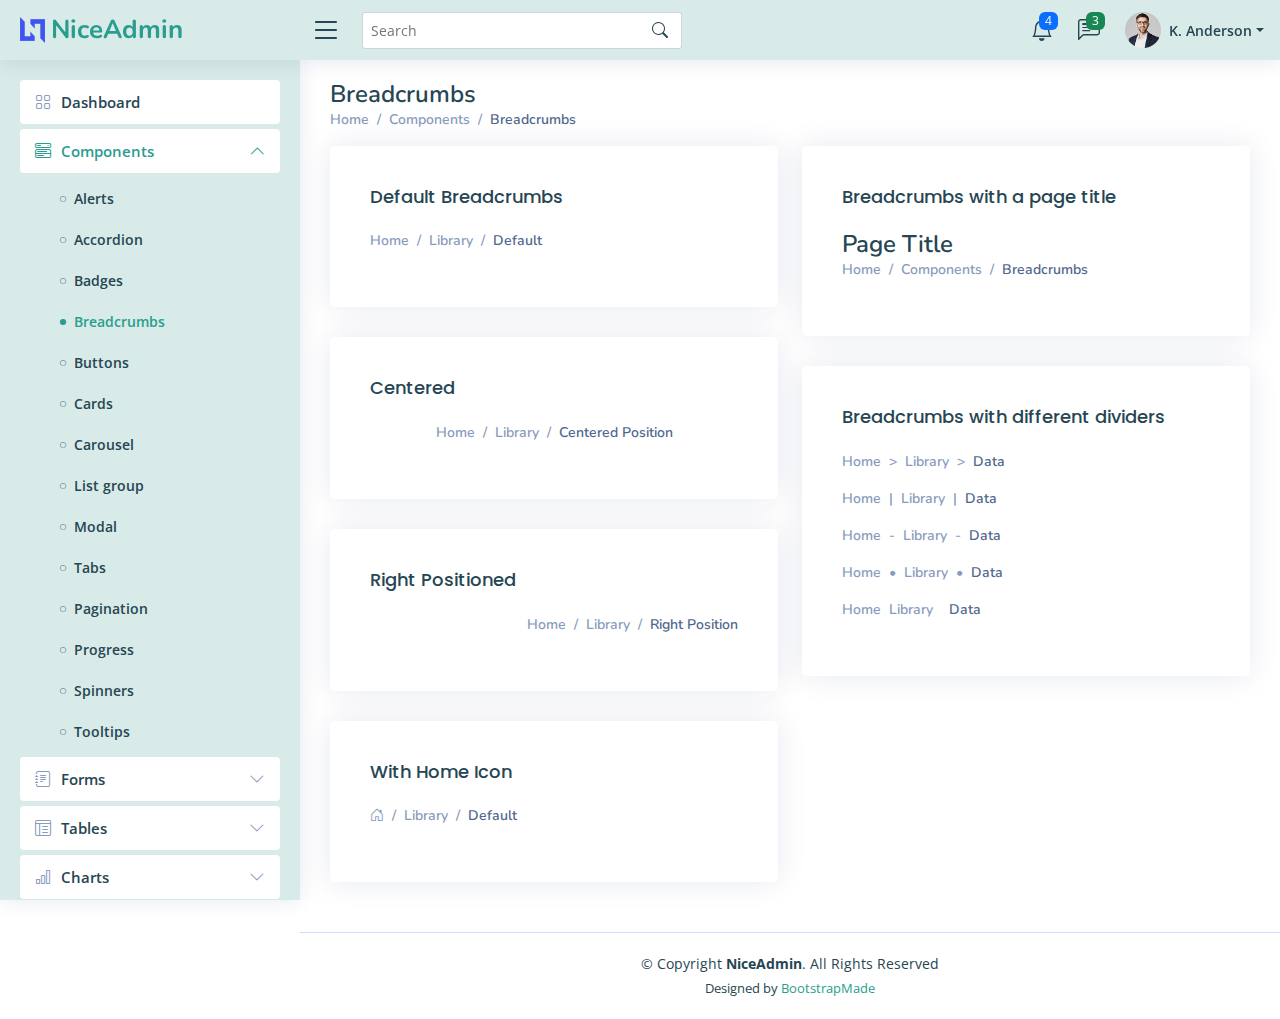
<file: SENASOFT_Front-end/Usuario/components-breadcrumbs.html>
<!DOCTYPE html>
<html lang="en">

<head>
  <meta charset="utf-8">
  <meta content="width=device-width, initial-scale=1.0" name="viewport">

  <title>Components / Breadcrumbs - NiceAdmin Bootstrap Template</title>
  <meta content="" name="description">
  <meta content="" name="keywords">

  <!-- Favicons -->
  <link href="assets/img/favicon.png" rel="icon">
  <link href="assets/img/apple-touch-icon.png" rel="apple-touch-icon">

  <!-- Google Fonts -->
  <link href="https://fonts.gstatic.com" rel="preconnect">
  <link href="https://fonts.googleapis.com/css?family=Open+Sans:300,300i,400,400i,600,600i,700,700i|Nunito:300,300i,400,400i,600,600i,700,700i|Poppins:300,300i,400,400i,500,500i,600,600i,700,700i" rel="stylesheet">

  <!-- Vendor CSS Files -->
  <link href="assets/vendor/bootstrap/css/bootstrap.min.css" rel="stylesheet">
  <link href="assets/vendor/bootstrap-icons/bootstrap-icons.css" rel="stylesheet">
  <link href="assets/vendor/boxicons/css/boxicons.min.css" rel="stylesheet">
  <link href="assets/vendor/quill/quill.snow.css" rel="stylesheet">
  <link href="assets/vendor/quill/quill.bubble.css" rel="stylesheet">
  <link href="assets/vendor/remixicon/remixicon.css" rel="stylesheet">
  <link href="assets/vendor/simple-datatables/style.css" rel="stylesheet">

  <!-- Template Main CSS File -->
  <link href="assets/css/style.css" rel="stylesheet">

  <!-- =======================================================
  * Template Name: NiceAdmin
  * Template URL: https://bootstrapmade.com/nice-admin-bootstrap-admin-html-template/
  * Updated: Apr 20 2024 with Bootstrap v5.3.3
  * Author: BootstrapMade.com
  * License: https://bootstrapmade.com/license/
  ======================================================== -->
</head>

<body>

  <!-- ======= Header ======= -->
  <header id="header" class="header fixed-top d-flex align-items-center">

    <div class="d-flex align-items-center justify-content-between">
      <a href="index.html" class="logo d-flex align-items-center">
        <img src="assets/img/logo.png" alt="">
        <span class="d-none d-lg-block">NiceAdmin</span>
      </a>
      <i class="bi bi-list toggle-sidebar-btn"></i>
    </div><!-- End Logo -->

    <div class="search-bar">
      <form class="search-form d-flex align-items-center" method="POST" action="#">
        <input type="text" name="query" placeholder="Search" title="Enter search keyword">
        <button type="submit" title="Search"><i class="bi bi-search"></i></button>
      </form>
    </div><!-- End Search Bar -->

    <nav class="header-nav ms-auto">
      <ul class="d-flex align-items-center">

        <li class="nav-item d-block d-lg-none">
          <a class="nav-link nav-icon search-bar-toggle " href="#">
            <i class="bi bi-search"></i>
          </a>
        </li><!-- End Search Icon-->

        <li class="nav-item dropdown">

          <a class="nav-link nav-icon" href="#" data-bs-toggle="dropdown">
            <i class="bi bi-bell"></i>
            <span class="badge bg-primary badge-number">4</span>
          </a><!-- End Notification Icon -->

          <ul class="dropdown-menu dropdown-menu-end dropdown-menu-arrow notifications">
            <li class="dropdown-header">
              You have 4 new notifications
              <a href="#"><span class="badge rounded-pill bg-primary p-2 ms-2">View all</span></a>
            </li>
            <li>
              <hr class="dropdown-divider">
            </li>

            <li class="notification-item">
              <i class="bi bi-exclamation-circle text-warning"></i>
              <div>
                <h4>Lorem Ipsum</h4>
                <p>Quae dolorem earum veritatis oditseno</p>
                <p>30 min. ago</p>
              </div>
            </li>

            <li>
              <hr class="dropdown-divider">
            </li>

            <li class="notification-item">
              <i class="bi bi-x-circle text-danger"></i>
              <div>
                <h4>Atque rerum nesciunt</h4>
                <p>Quae dolorem earum veritatis oditseno</p>
                <p>1 hr. ago</p>
              </div>
            </li>

            <li>
              <hr class="dropdown-divider">
            </li>

            <li class="notification-item">
              <i class="bi bi-check-circle text-success"></i>
              <div>
                <h4>Sit rerum fuga</h4>
                <p>Quae dolorem earum veritatis oditseno</p>
                <p>2 hrs. ago</p>
              </div>
            </li>

            <li>
              <hr class="dropdown-divider">
            </li>

            <li class="notification-item">
              <i class="bi bi-info-circle text-primary"></i>
              <div>
                <h4>Dicta reprehenderit</h4>
                <p>Quae dolorem earum veritatis oditseno</p>
                <p>4 hrs. ago</p>
              </div>
            </li>

            <li>
              <hr class="dropdown-divider">
            </li>
            <li class="dropdown-footer">
              <a href="#">Show all notifications</a>
            </li>

          </ul><!-- End Notification Dropdown Items -->

        </li><!-- End Notification Nav -->

        <li class="nav-item dropdown">

          <a class="nav-link nav-icon" href="#" data-bs-toggle="dropdown">
            <i class="bi bi-chat-left-text"></i>
            <span class="badge bg-success badge-number">3</span>
          </a><!-- End Messages Icon -->

          <ul class="dropdown-menu dropdown-menu-end dropdown-menu-arrow messages">
            <li class="dropdown-header">
              You have 3 new messages
              <a href="#"><span class="badge rounded-pill bg-primary p-2 ms-2">View all</span></a>
            </li>
            <li>
              <hr class="dropdown-divider">
            </li>

            <li class="message-item">
              <a href="#">
                <img src="assets/img/messages-1.jpg" alt="" class="rounded-circle">
                <div>
                  <h4>Maria Hudson</h4>
                  <p>Velit asperiores et ducimus soluta repudiandae labore officia est ut...</p>
                  <p>4 hrs. ago</p>
                </div>
              </a>
            </li>
            <li>
              <hr class="dropdown-divider">
            </li>

            <li class="message-item">
              <a href="#">
                <img src="assets/img/messages-2.jpg" alt="" class="rounded-circle">
                <div>
                  <h4>Anna Nelson</h4>
                  <p>Velit asperiores et ducimus soluta repudiandae labore officia est ut...</p>
                  <p>6 hrs. ago</p>
                </div>
              </a>
            </li>
            <li>
              <hr class="dropdown-divider">
            </li>

            <li class="message-item">
              <a href="#">
                <img src="assets/img/messages-3.jpg" alt="" class="rounded-circle">
                <div>
                  <h4>David Muldon</h4>
                  <p>Velit asperiores et ducimus soluta repudiandae labore officia est ut...</p>
                  <p>8 hrs. ago</p>
                </div>
              </a>
            </li>
            <li>
              <hr class="dropdown-divider">
            </li>

            <li class="dropdown-footer">
              <a href="#">Show all messages</a>
            </li>

          </ul><!-- End Messages Dropdown Items -->

        </li><!-- End Messages Nav -->

        <li class="nav-item dropdown pe-3">

          <a class="nav-link nav-profile d-flex align-items-center pe-0" href="#" data-bs-toggle="dropdown">
            <img src="assets/img/profile-img.jpg" alt="Profile" class="rounded-circle">
            <span class="d-none d-md-block dropdown-toggle ps-2">K. Anderson</span>
          </a><!-- End Profile Iamge Icon -->

          <ul class="dropdown-menu dropdown-menu-end dropdown-menu-arrow profile">
            <li class="dropdown-header">
              <h6>Kevin Anderson</h6>
              <span>Web Designer</span>
            </li>
            <li>
              <hr class="dropdown-divider">
            </li>

            <li>
              <a class="dropdown-item d-flex align-items-center" href="users-profile.html">
                <i class="bi bi-person"></i>
                <span>My Profile</span>
              </a>
            </li>
            <li>
              <hr class="dropdown-divider">
            </li>

            <li>
              <a class="dropdown-item d-flex align-items-center" href="users-profile.html">
                <i class="bi bi-gear"></i>
                <span>Account Settings</span>
              </a>
            </li>
            <li>
              <hr class="dropdown-divider">
            </li>

            <li>
              <a class="dropdown-item d-flex align-items-center" href="pages-faq.html">
                <i class="bi bi-question-circle"></i>
                <span>Need Help?</span>
              </a>
            </li>
            <li>
              <hr class="dropdown-divider">
            </li>

            <li>
              <a class="dropdown-item d-flex align-items-center" href="#">
                <i class="bi bi-box-arrow-right"></i>
                <span>Sign Out</span>
              </a>
            </li>

          </ul><!-- End Profile Dropdown Items -->
        </li><!-- End Profile Nav -->

      </ul>
    </nav><!-- End Icons Navigation -->

  </header><!-- End Header -->

  <!-- ======= Sidebar ======= -->
  <aside id="sidebar" class="sidebar">

    <ul class="sidebar-nav" id="sidebar-nav">

      <li class="nav-item">
        <a class="nav-link collapsed" href="index.html">
          <i class="bi bi-grid"></i>
          <span>Dashboard</span>
        </a>
      </li><!-- End Dashboard Nav -->

      <li class="nav-item">
        <a class="nav-link " data-bs-target="#components-nav" data-bs-toggle="collapse" href="#">
          <i class="bi bi-menu-button-wide"></i><span>Components</span><i class="bi bi-chevron-down ms-auto"></i>
        </a>
        <ul id="components-nav" class="nav-content collapse show" data-bs-parent="#sidebar-nav">
          <li>
            <a href="components-alerts.html">
              <i class="bi bi-circle"></i><span>Alerts</span>
            </a>
          </li>
          <li>
            <a href="components-accordion.html">
              <i class="bi bi-circle"></i><span>Accordion</span>
            </a>
          </li>
          <li>
            <a href="components-badges.html">
              <i class="bi bi-circle"></i><span>Badges</span>
            </a>
          </li>
          <li>
            <a href="components-breadcrumbs.html" class="active">
              <i class="bi bi-circle"></i><span>Breadcrumbs</span>
            </a>
          </li>
          <li>
            <a href="components-buttons.html">
              <i class="bi bi-circle"></i><span>Buttons</span>
            </a>
          </li>
          <li>
            <a href="components-cards.html">
              <i class="bi bi-circle"></i><span>Cards</span>
            </a>
          </li>
          <li>
            <a href="components-carousel.html">
              <i class="bi bi-circle"></i><span>Carousel</span>
            </a>
          </li>
          <li>
            <a href="components-list-group.html">
              <i class="bi bi-circle"></i><span>List group</span>
            </a>
          </li>
          <li>
            <a href="components-modal.html">
              <i class="bi bi-circle"></i><span>Modal</span>
            </a>
          </li>
          <li>
            <a href="components-tabs.html">
              <i class="bi bi-circle"></i><span>Tabs</span>
            </a>
          </li>
          <li>
            <a href="components-pagination.html">
              <i class="bi bi-circle"></i><span>Pagination</span>
            </a>
          </li>
          <li>
            <a href="components-progress.html">
              <i class="bi bi-circle"></i><span>Progress</span>
            </a>
          </li>
          <li>
            <a href="components-spinners.html">
              <i class="bi bi-circle"></i><span>Spinners</span>
            </a>
          </li>
          <li>
            <a href="components-tooltips.html">
              <i class="bi bi-circle"></i><span>Tooltips</span>
            </a>
          </li>
        </ul>
      </li><!-- End Components Nav -->

      <li class="nav-item">
        <a class="nav-link collapsed" data-bs-target="#forms-nav" data-bs-toggle="collapse" href="#">
          <i class="bi bi-journal-text"></i><span>Forms</span><i class="bi bi-chevron-down ms-auto"></i>
        </a>
        <ul id="forms-nav" class="nav-content collapse " data-bs-parent="#sidebar-nav">
          <li>
            <a href="forms-elements.html">
              <i class="bi bi-circle"></i><span>Form Elements</span>
            </a>
          </li>
          <li>
            <a href="forms-layouts.html">
              <i class="bi bi-circle"></i><span>Form Layouts</span>
            </a>
          </li>
          <li>
            <a href="forms-editors.html">
              <i class="bi bi-circle"></i><span>Form Editors</span>
            </a>
          </li>
          <li>
            <a href="forms-validation.html">
              <i class="bi bi-circle"></i><span>Form Validation</span>
            </a>
          </li>
        </ul>
      </li><!-- End Forms Nav -->

      <li class="nav-item">
        <a class="nav-link collapsed" data-bs-target="#tables-nav" data-bs-toggle="collapse" href="#">
          <i class="bi bi-layout-text-window-reverse"></i><span>Tables</span><i class="bi bi-chevron-down ms-auto"></i>
        </a>
        <ul id="tables-nav" class="nav-content collapse " data-bs-parent="#sidebar-nav">
          <li>
            <a href="tables-general.html">
              <i class="bi bi-circle"></i><span>General Tables</span>
            </a>
          </li>
          <li>
            <a href="tables-data.html">
              <i class="bi bi-circle"></i><span>Data Tables</span>
            </a>
          </li>
        </ul>
      </li><!-- End Tables Nav -->

      <li class="nav-item">
        <a class="nav-link collapsed" data-bs-target="#charts-nav" data-bs-toggle="collapse" href="#">
          <i class="bi bi-bar-chart"></i><span>Charts</span><i class="bi bi-chevron-down ms-auto"></i>
        </a>
        <ul id="charts-nav" class="nav-content collapse " data-bs-parent="#sidebar-nav">
          <li>
            <a href="charts-chartjs.html">
              <i class="bi bi-circle"></i><span>Chart.js</span>
            </a>
          </li>
          <li>
            <a href="charts-apexcharts.html">
              <i class="bi bi-circle"></i><span>ApexCharts</span>
            </a>
          </li>
          <li>
            <a href="charts-echarts.html">
              <i class="bi bi-circle"></i><span>ECharts</span>
            </a>
          </li>
        </ul>
      </li><!-- End Charts Nav -->

      <li class="nav-item">
        <a class="nav-link collapsed" data-bs-target="#icons-nav" data-bs-toggle="collapse" href="#">
          <i class="bi bi-gem"></i><span>Icons</span><i class="bi bi-chevron-down ms-auto"></i>
        </a>
        <ul id="icons-nav" class="nav-content collapse " data-bs-parent="#sidebar-nav">
          <li>
            <a href="icons-bootstrap.html">
              <i class="bi bi-circle"></i><span>Bootstrap Icons</span>
            </a>
          </li>
          <li>
            <a href="icons-remix.html">
              <i class="bi bi-circle"></i><span>Remix Icons</span>
            </a>
          </li>
          <li>
            <a href="icons-boxicons.html">
              <i class="bi bi-circle"></i><span>Boxicons</span>
            </a>
          </li>
        </ul>
      </li><!-- End Icons Nav -->

      <li class="nav-heading">Pages</li>

      <li class="nav-item">
        <a class="nav-link collapsed" href="users-profile.html">
          <i class="bi bi-person"></i>
          <span>Profile</span>
        </a>
      </li><!-- End Profile Page Nav -->

      <li class="nav-item">
        <a class="nav-link collapsed" href="pages-faq.html">
          <i class="bi bi-question-circle"></i>
          <span>F.A.Q</span>
        </a>
      </li><!-- End F.A.Q Page Nav -->

      <li class="nav-item">
        <a class="nav-link collapsed" href="pages-contact.html">
          <i class="bi bi-envelope"></i>
          <span>Contact</span>
        </a>
      </li><!-- End Contact Page Nav -->

      <li class="nav-item">
        <a class="nav-link collapsed" href="pages-register.html">
          <i class="bi bi-card-list"></i>
          <span>Register</span>
        </a>
      </li><!-- End Register Page Nav -->

      <li class="nav-item">
        <a class="nav-link collapsed" href="pages-login.html">
          <i class="bi bi-box-arrow-in-right"></i>
          <span>Login</span>
        </a>
      </li><!-- End Login Page Nav -->

      <li class="nav-item">
        <a class="nav-link collapsed" href="pages-error-404.html">
          <i class="bi bi-dash-circle"></i>
          <span>Error 404</span>
        </a>
      </li><!-- End Error 404 Page Nav -->

      <li class="nav-item">
        <a class="nav-link collapsed" href="pages-blank.html">
          <i class="bi bi-file-earmark"></i>
          <span>Blank</span>
        </a>
      </li><!-- End Blank Page Nav -->

    </ul>

  </aside><!-- End Sidebar-->

  <main id="main" class="main">

    <div class="pagetitle">
      <h1>Breadcrumbs</h1>
      <nav>
        <ol class="breadcrumb">
          <li class="breadcrumb-item"><a href="index.html">Home</a></li>
          <li class="breadcrumb-item">Components</li>
          <li class="breadcrumb-item active">Breadcrumbs</li>
        </ol>
      </nav>
    </div><!-- End Page Title -->

    <section class="section">
      <div class="row">
        <div class="col-lg-6">

          <div class="card">
            <div class="card-body">
              <h5 class="card-title">Default Breadcrumbs</h5>

              <nav>
                <ol class="breadcrumb">
                  <li class="breadcrumb-item"><a href="index.html">Home</a></li>
                  <li class="breadcrumb-item"><a href="#">Library</a></li>
                  <li class="breadcrumb-item active">Default</li>
                </ol>
              </nav>
            </div>
          </div>

          <div class="card">
            <div class="card-body">
              <h5 class="card-title">Centered</h5>

              <nav class="d-flex justify-content-center">
                <ol class="breadcrumb">
                  <li class="breadcrumb-item"><a href="index.html">Home</a></li>
                  <li class="breadcrumb-item"><a href="#">Library</a></li>
                  <li class="breadcrumb-item active">Centered Position</li>
                </ol>
              </nav>
            </div>
          </div>

          <div class="card">
            <div class="card-body">
              <h5 class="card-title">Right Positioned</h5>

              <nav class="d-flex justify-content-end">
                <ol class="breadcrumb">
                  <li class="breadcrumb-item"><a href="index.html">Home</a></li>
                  <li class="breadcrumb-item"><a href="#">Library</a></li>
                  <li class="breadcrumb-item active">Right Position</li>
                </ol>
              </nav>
            </div>
          </div>

          <div class="card">
            <div class="card-body">
              <h5 class="card-title">With Home Icon</h5>

              <nav>
                <ol class="breadcrumb">
                  <li class="breadcrumb-item"><a href="index.html"><i class="bi bi-house-door"></i></a></li>
                  <li class="breadcrumb-item"><a href="#">Library</a></li>
                  <li class="breadcrumb-item active">Default</li>
                </ol>
              </nav>
            </div>
          </div>

        </div>

        <div class="col-lg-6">

          <div class="card">
            <div class="card-body">
              <h5 class="card-title">Breadcrumbs with a page title</h5>

              <div class="pagetitle">
                <h1>Page Title</h1>
                <nav>
                  <ol class="breadcrumb">
                    <li class="breadcrumb-item"><a href="index.html">Home</a></li>
                    <li class="breadcrumb-item">Components</li>
                    <li class="breadcrumb-item active">Breadcrumbs</li>
                  </ol>
                </nav>
              </div><!-- End Breadcrumbs with a page title -->

            </div>
          </div>

          <div class="card">
            <div class="card-body">
              <h5 class="card-title">Breadcrumbs with different dividers</h5>

              <nav style="--bs-breadcrumb-divider: '>';">
                <ol class="breadcrumb">
                  <li class="breadcrumb-item"><a href="index.html">Home</a></li>
                  <li class="breadcrumb-item"><a href="#">Library</a></li>
                  <li class="breadcrumb-item active">Data</li>
                </ol>
              </nav>

              <nav style="--bs-breadcrumb-divider: '|';">
                <ol class="breadcrumb">
                  <li class="breadcrumb-item"><a href="index.html">Home</a></li>
                  <li class="breadcrumb-item"><a href="#">Library</a></li>
                  <li class="breadcrumb-item active">Data</li>
                </ol>
              </nav>

              <nav style="--bs-breadcrumb-divider: '-';">
                <ol class="breadcrumb">
                  <li class="breadcrumb-item"><a href="index.html">Home</a></li>
                  <li class="breadcrumb-item"><a href="#">Library</a></li>
                  <li class="breadcrumb-item active">Data</li>
                </ol>
              </nav>

              <nav style="--bs-breadcrumb-divider: '•';">
                <ol class="breadcrumb">
                  <li class="breadcrumb-item"><a href="index.html">Home</a></li>
                  <li class="breadcrumb-item"><a href="#">Library</a></li>
                  <li class="breadcrumb-item active">Data</li>
                </ol>
              </nav>

              <nav style="--bs-breadcrumb-divider: '';">
                <ol class="breadcrumb">
                  <li class="breadcrumb-item"><a href="index.html">Home</a></li>
                  <li class="breadcrumb-item"><a href="#">Library</a></li>
                  <li class="breadcrumb-item active">Data</li>
                </ol>
              </nav>

            </div>
          </div>

        </div>
      </div>
    </section>

  </main><!-- End #main -->

  <!-- ======= Footer ======= -->
  <footer id="footer" class="footer">
    <div class="copyright">
      &copy; Copyright <strong><span>NiceAdmin</span></strong>. All Rights Reserved
    </div>
    <div class="credits">
      <!-- All the links in the footer should remain intact. -->
      <!-- You can delete the links only if you purchased the pro version. -->
      <!-- Licensing information: https://bootstrapmade.com/license/ -->
      <!-- Purchase the pro version with working PHP/AJAX contact form: https://bootstrapmade.com/nice-admin-bootstrap-admin-html-template/ -->
      Designed by <a href="https://bootstrapmade.com/">BootstrapMade</a>
    </div>
  </footer><!-- End Footer -->

  <a href="#" class="back-to-top d-flex align-items-center justify-content-center"><i class="bi bi-arrow-up-short"></i></a>

  <!-- Vendor JS Files -->
  <script src="assets/vendor/apexcharts/apexcharts.min.js"></script>
  <script src="assets/vendor/bootstrap/js/bootstrap.bundle.min.js"></script>
  <script src="assets/vendor/chart.js/chart.umd.js"></script>
  <script src="assets/vendor/echarts/echarts.min.js"></script>
  <script src="assets/vendor/quill/quill.js"></script>
  <script src="assets/vendor/simple-datatables/simple-datatables.js"></script>
  <script src="assets/vendor/tinymce/tinymce.min.js"></script>
  <script src="assets/vendor/php-email-form/validate.js"></script>

  <!-- Template Main JS File -->
  <script src="assets/js/main.js"></script>

</body>

</html>
</file>
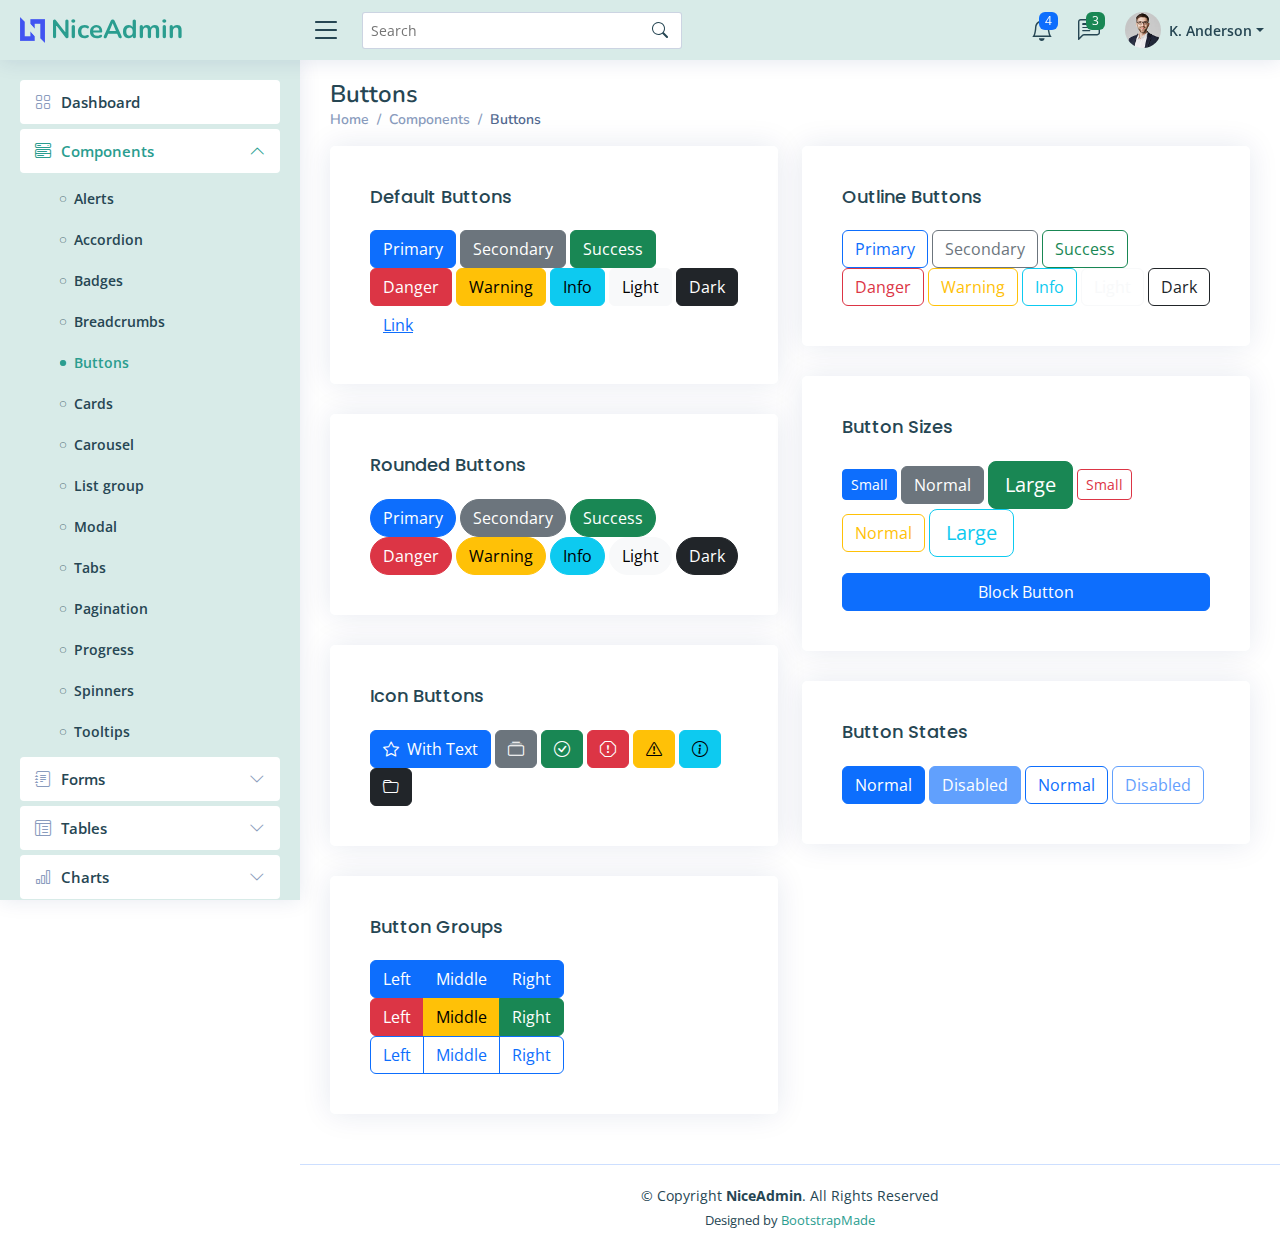
<file: SENASOFT_Front-end/Usuario/components-buttons.html>
<!DOCTYPE html>
<html lang="en">

<head>
  <meta charset="utf-8">
  <meta content="width=device-width, initial-scale=1.0" name="viewport">

  <title>Components / Buttons - NiceAdmin Bootstrap Template</title>
  <meta content="" name="description">
  <meta content="" name="keywords">

  <!-- Favicons -->
  <link href="assets/img/favicon.png" rel="icon">
  <link href="assets/img/apple-touch-icon.png" rel="apple-touch-icon">

  <!-- Google Fonts -->
  <link href="https://fonts.gstatic.com" rel="preconnect">
  <link href="https://fonts.googleapis.com/css?family=Open+Sans:300,300i,400,400i,600,600i,700,700i|Nunito:300,300i,400,400i,600,600i,700,700i|Poppins:300,300i,400,400i,500,500i,600,600i,700,700i" rel="stylesheet">

  <!-- Vendor CSS Files -->
  <link href="assets/vendor/bootstrap/css/bootstrap.min.css" rel="stylesheet">
  <link href="assets/vendor/bootstrap-icons/bootstrap-icons.css" rel="stylesheet">
  <link href="assets/vendor/boxicons/css/boxicons.min.css" rel="stylesheet">
  <link href="assets/vendor/quill/quill.snow.css" rel="stylesheet">
  <link href="assets/vendor/quill/quill.bubble.css" rel="stylesheet">
  <link href="assets/vendor/remixicon/remixicon.css" rel="stylesheet">
  <link href="assets/vendor/simple-datatables/style.css" rel="stylesheet">

  <!-- Template Main CSS File -->
  <link href="assets/css/style.css" rel="stylesheet">

  <!-- =======================================================
  * Template Name: NiceAdmin
  * Template URL: https://bootstrapmade.com/nice-admin-bootstrap-admin-html-template/
  * Updated: Apr 20 2024 with Bootstrap v5.3.3
  * Author: BootstrapMade.com
  * License: https://bootstrapmade.com/license/
  ======================================================== -->
</head>

<body>

  <!-- ======= Header ======= -->
  <header id="header" class="header fixed-top d-flex align-items-center">

    <div class="d-flex align-items-center justify-content-between">
      <a href="index.html" class="logo d-flex align-items-center">
        <img src="assets/img/logo.png" alt="">
        <span class="d-none d-lg-block">NiceAdmin</span>
      </a>
      <i class="bi bi-list toggle-sidebar-btn"></i>
    </div><!-- End Logo -->

    <div class="search-bar">
      <form class="search-form d-flex align-items-center" method="POST" action="#">
        <input type="text" name="query" placeholder="Search" title="Enter search keyword">
        <button type="submit" title="Search"><i class="bi bi-search"></i></button>
      </form>
    </div><!-- End Search Bar -->

    <nav class="header-nav ms-auto">
      <ul class="d-flex align-items-center">

        <li class="nav-item d-block d-lg-none">
          <a class="nav-link nav-icon search-bar-toggle " href="#">
            <i class="bi bi-search"></i>
          </a>
        </li><!-- End Search Icon-->

        <li class="nav-item dropdown">

          <a class="nav-link nav-icon" href="#" data-bs-toggle="dropdown">
            <i class="bi bi-bell"></i>
            <span class="badge bg-primary badge-number">4</span>
          </a><!-- End Notification Icon -->

          <ul class="dropdown-menu dropdown-menu-end dropdown-menu-arrow notifications">
            <li class="dropdown-header">
              You have 4 new notifications
              <a href="#"><span class="badge rounded-pill bg-primary p-2 ms-2">View all</span></a>
            </li>
            <li>
              <hr class="dropdown-divider">
            </li>

            <li class="notification-item">
              <i class="bi bi-exclamation-circle text-warning"></i>
              <div>
                <h4>Lorem Ipsum</h4>
                <p>Quae dolorem earum veritatis oditseno</p>
                <p>30 min. ago</p>
              </div>
            </li>

            <li>
              <hr class="dropdown-divider">
            </li>

            <li class="notification-item">
              <i class="bi bi-x-circle text-danger"></i>
              <div>
                <h4>Atque rerum nesciunt</h4>
                <p>Quae dolorem earum veritatis oditseno</p>
                <p>1 hr. ago</p>
              </div>
            </li>

            <li>
              <hr class="dropdown-divider">
            </li>

            <li class="notification-item">
              <i class="bi bi-check-circle text-success"></i>
              <div>
                <h4>Sit rerum fuga</h4>
                <p>Quae dolorem earum veritatis oditseno</p>
                <p>2 hrs. ago</p>
              </div>
            </li>

            <li>
              <hr class="dropdown-divider">
            </li>

            <li class="notification-item">
              <i class="bi bi-info-circle text-primary"></i>
              <div>
                <h4>Dicta reprehenderit</h4>
                <p>Quae dolorem earum veritatis oditseno</p>
                <p>4 hrs. ago</p>
              </div>
            </li>

            <li>
              <hr class="dropdown-divider">
            </li>
            <li class="dropdown-footer">
              <a href="#">Show all notifications</a>
            </li>

          </ul><!-- End Notification Dropdown Items -->

        </li><!-- End Notification Nav -->

        <li class="nav-item dropdown">

          <a class="nav-link nav-icon" href="#" data-bs-toggle="dropdown">
            <i class="bi bi-chat-left-text"></i>
            <span class="badge bg-success badge-number">3</span>
          </a><!-- End Messages Icon -->

          <ul class="dropdown-menu dropdown-menu-end dropdown-menu-arrow messages">
            <li class="dropdown-header">
              You have 3 new messages
              <a href="#"><span class="badge rounded-pill bg-primary p-2 ms-2">View all</span></a>
            </li>
            <li>
              <hr class="dropdown-divider">
            </li>

            <li class="message-item">
              <a href="#">
                <img src="assets/img/messages-1.jpg" alt="" class="rounded-circle">
                <div>
                  <h4>Maria Hudson</h4>
                  <p>Velit asperiores et ducimus soluta repudiandae labore officia est ut...</p>
                  <p>4 hrs. ago</p>
                </div>
              </a>
            </li>
            <li>
              <hr class="dropdown-divider">
            </li>

            <li class="message-item">
              <a href="#">
                <img src="assets/img/messages-2.jpg" alt="" class="rounded-circle">
                <div>
                  <h4>Anna Nelson</h4>
                  <p>Velit asperiores et ducimus soluta repudiandae labore officia est ut...</p>
                  <p>6 hrs. ago</p>
                </div>
              </a>
            </li>
            <li>
              <hr class="dropdown-divider">
            </li>

            <li class="message-item">
              <a href="#">
                <img src="assets/img/messages-3.jpg" alt="" class="rounded-circle">
                <div>
                  <h4>David Muldon</h4>
                  <p>Velit asperiores et ducimus soluta repudiandae labore officia est ut...</p>
                  <p>8 hrs. ago</p>
                </div>
              </a>
            </li>
            <li>
              <hr class="dropdown-divider">
            </li>

            <li class="dropdown-footer">
              <a href="#">Show all messages</a>
            </li>

          </ul><!-- End Messages Dropdown Items -->

        </li><!-- End Messages Nav -->

        <li class="nav-item dropdown pe-3">

          <a class="nav-link nav-profile d-flex align-items-center pe-0" href="#" data-bs-toggle="dropdown">
            <img src="assets/img/profile-img.jpg" alt="Profile" class="rounded-circle">
            <span class="d-none d-md-block dropdown-toggle ps-2">K. Anderson</span>
          </a><!-- End Profile Iamge Icon -->

          <ul class="dropdown-menu dropdown-menu-end dropdown-menu-arrow profile">
            <li class="dropdown-header">
              <h6>Kevin Anderson</h6>
              <span>Web Designer</span>
            </li>
            <li>
              <hr class="dropdown-divider">
            </li>

            <li>
              <a class="dropdown-item d-flex align-items-center" href="users-profile.html">
                <i class="bi bi-person"></i>
                <span>My Profile</span>
              </a>
            </li>
            <li>
              <hr class="dropdown-divider">
            </li>

            <li>
              <a class="dropdown-item d-flex align-items-center" href="users-profile.html">
                <i class="bi bi-gear"></i>
                <span>Account Settings</span>
              </a>
            </li>
            <li>
              <hr class="dropdown-divider">
            </li>

            <li>
              <a class="dropdown-item d-flex align-items-center" href="pages-faq.html">
                <i class="bi bi-question-circle"></i>
                <span>Need Help?</span>
              </a>
            </li>
            <li>
              <hr class="dropdown-divider">
            </li>

            <li>
              <a class="dropdown-item d-flex align-items-center" href="#">
                <i class="bi bi-box-arrow-right"></i>
                <span>Sign Out</span>
              </a>
            </li>

          </ul><!-- End Profile Dropdown Items -->
        </li><!-- End Profile Nav -->

      </ul>
    </nav><!-- End Icons Navigation -->

  </header><!-- End Header -->

  <!-- ======= Sidebar ======= -->
  <aside id="sidebar" class="sidebar">

    <ul class="sidebar-nav" id="sidebar-nav">

      <li class="nav-item">
        <a class="nav-link collapsed" href="index.html">
          <i class="bi bi-grid"></i>
          <span>Dashboard</span>
        </a>
      </li><!-- End Dashboard Nav -->

      <li class="nav-item">
        <a class="nav-link " data-bs-target="#components-nav" data-bs-toggle="collapse" href="#">
          <i class="bi bi-menu-button-wide"></i><span>Components</span><i class="bi bi-chevron-down ms-auto"></i>
        </a>
        <ul id="components-nav" class="nav-content collapse show" data-bs-parent="#sidebar-nav">
          <li>
            <a href="components-alerts.html">
              <i class="bi bi-circle"></i><span>Alerts</span>
            </a>
          </li>
          <li>
            <a href="components-accordion.html">
              <i class="bi bi-circle"></i><span>Accordion</span>
            </a>
          </li>
          <li>
            <a href="components-badges.html">
              <i class="bi bi-circle"></i><span>Badges</span>
            </a>
          </li>
          <li>
            <a href="components-breadcrumbs.html">
              <i class="bi bi-circle"></i><span>Breadcrumbs</span>
            </a>
          </li>
          <li>
            <a href="components-buttons.html" class="active">
              <i class="bi bi-circle"></i><span>Buttons</span>
            </a>
          </li>
          <li>
            <a href="components-cards.html">
              <i class="bi bi-circle"></i><span>Cards</span>
            </a>
          </li>
          <li>
            <a href="components-carousel.html">
              <i class="bi bi-circle"></i><span>Carousel</span>
            </a>
          </li>
          <li>
            <a href="components-list-group.html">
              <i class="bi bi-circle"></i><span>List group</span>
            </a>
          </li>
          <li>
            <a href="components-modal.html">
              <i class="bi bi-circle"></i><span>Modal</span>
            </a>
          </li>
          <li>
            <a href="components-tabs.html">
              <i class="bi bi-circle"></i><span>Tabs</span>
            </a>
          </li>
          <li>
            <a href="components-pagination.html">
              <i class="bi bi-circle"></i><span>Pagination</span>
            </a>
          </li>
          <li>
            <a href="components-progress.html">
              <i class="bi bi-circle"></i><span>Progress</span>
            </a>
          </li>
          <li>
            <a href="components-spinners.html">
              <i class="bi bi-circle"></i><span>Spinners</span>
            </a>
          </li>
          <li>
            <a href="components-tooltips.html">
              <i class="bi bi-circle"></i><span>Tooltips</span>
            </a>
          </li>
        </ul>
      </li><!-- End Components Nav -->

      <li class="nav-item">
        <a class="nav-link collapsed" data-bs-target="#forms-nav" data-bs-toggle="collapse" href="#">
          <i class="bi bi-journal-text"></i><span>Forms</span><i class="bi bi-chevron-down ms-auto"></i>
        </a>
        <ul id="forms-nav" class="nav-content collapse " data-bs-parent="#sidebar-nav">
          <li>
            <a href="forms-elements.html">
              <i class="bi bi-circle"></i><span>Form Elements</span>
            </a>
          </li>
          <li>
            <a href="forms-layouts.html">
              <i class="bi bi-circle"></i><span>Form Layouts</span>
            </a>
          </li>
          <li>
            <a href="forms-editors.html">
              <i class="bi bi-circle"></i><span>Form Editors</span>
            </a>
          </li>
          <li>
            <a href="forms-validation.html">
              <i class="bi bi-circle"></i><span>Form Validation</span>
            </a>
          </li>
        </ul>
      </li><!-- End Forms Nav -->

      <li class="nav-item">
        <a class="nav-link collapsed" data-bs-target="#tables-nav" data-bs-toggle="collapse" href="#">
          <i class="bi bi-layout-text-window-reverse"></i><span>Tables</span><i class="bi bi-chevron-down ms-auto"></i>
        </a>
        <ul id="tables-nav" class="nav-content collapse " data-bs-parent="#sidebar-nav">
          <li>
            <a href="tables-general.html">
              <i class="bi bi-circle"></i><span>General Tables</span>
            </a>
          </li>
          <li>
            <a href="tables-data.html">
              <i class="bi bi-circle"></i><span>Data Tables</span>
            </a>
          </li>
        </ul>
      </li><!-- End Tables Nav -->

      <li class="nav-item">
        <a class="nav-link collapsed" data-bs-target="#charts-nav" data-bs-toggle="collapse" href="#">
          <i class="bi bi-bar-chart"></i><span>Charts</span><i class="bi bi-chevron-down ms-auto"></i>
        </a>
        <ul id="charts-nav" class="nav-content collapse " data-bs-parent="#sidebar-nav">
          <li>
            <a href="charts-chartjs.html">
              <i class="bi bi-circle"></i><span>Chart.js</span>
            </a>
          </li>
          <li>
            <a href="charts-apexcharts.html">
              <i class="bi bi-circle"></i><span>ApexCharts</span>
            </a>
          </li>
          <li>
            <a href="charts-echarts.html">
              <i class="bi bi-circle"></i><span>ECharts</span>
            </a>
          </li>
        </ul>
      </li><!-- End Charts Nav -->

      <li class="nav-item">
        <a class="nav-link collapsed" data-bs-target="#icons-nav" data-bs-toggle="collapse" href="#">
          <i class="bi bi-gem"></i><span>Icons</span><i class="bi bi-chevron-down ms-auto"></i>
        </a>
        <ul id="icons-nav" class="nav-content collapse " data-bs-parent="#sidebar-nav">
          <li>
            <a href="icons-bootstrap.html">
              <i class="bi bi-circle"></i><span>Bootstrap Icons</span>
            </a>
          </li>
          <li>
            <a href="icons-remix.html">
              <i class="bi bi-circle"></i><span>Remix Icons</span>
            </a>
          </li>
          <li>
            <a href="icons-boxicons.html">
              <i class="bi bi-circle"></i><span>Boxicons</span>
            </a>
          </li>
        </ul>
      </li><!-- End Icons Nav -->

      <li class="nav-heading">Pages</li>

      <li class="nav-item">
        <a class="nav-link collapsed" href="users-profile.html">
          <i class="bi bi-person"></i>
          <span>Profile</span>
        </a>
      </li><!-- End Profile Page Nav -->

      <li class="nav-item">
        <a class="nav-link collapsed" href="pages-faq.html">
          <i class="bi bi-question-circle"></i>
          <span>F.A.Q</span>
        </a>
      </li><!-- End F.A.Q Page Nav -->

      <li class="nav-item">
        <a class="nav-link collapsed" href="pages-contact.html">
          <i class="bi bi-envelope"></i>
          <span>Contact</span>
        </a>
      </li><!-- End Contact Page Nav -->

      <li class="nav-item">
        <a class="nav-link collapsed" href="pages-register.html">
          <i class="bi bi-card-list"></i>
          <span>Register</span>
        </a>
      </li><!-- End Register Page Nav -->

      <li class="nav-item">
        <a class="nav-link collapsed" href="pages-login.html">
          <i class="bi bi-box-arrow-in-right"></i>
          <span>Login</span>
        </a>
      </li><!-- End Login Page Nav -->

      <li class="nav-item">
        <a class="nav-link collapsed" href="pages-error-404.html">
          <i class="bi bi-dash-circle"></i>
          <span>Error 404</span>
        </a>
      </li><!-- End Error 404 Page Nav -->

      <li class="nav-item">
        <a class="nav-link collapsed" href="pages-blank.html">
          <i class="bi bi-file-earmark"></i>
          <span>Blank</span>
        </a>
      </li><!-- End Blank Page Nav -->

    </ul>

  </aside><!-- End Sidebar-->

  <main id="main" class="main">

    <div class="pagetitle">
      <h1>Buttons</h1>
      <nav>
        <ol class="breadcrumb">
          <li class="breadcrumb-item"><a href="index.html">Home</a></li>
          <li class="breadcrumb-item">Components</li>
          <li class="breadcrumb-item active">Buttons</li>
        </ol>
      </nav>
    </div><!-- End Page Title -->

    <section class="section">
      <div class="row">
        <div class="col-lg-6">

          <div class="card">
            <div class="card-body">
              <h5 class="card-title">Default Buttons</h5>

              <button type="button" class="btn btn-primary">Primary</button>
              <button type="button" class="btn btn-secondary">Secondary</button>
              <button type="button" class="btn btn-success">Success</button>
              <button type="button" class="btn btn-danger">Danger</button>
              <button type="button" class="btn btn-warning">Warning</button>
              <button type="button" class="btn btn-info">Info</button>
              <button type="button" class="btn btn-light">Light</button>
              <button type="button" class="btn btn-dark">Dark</button>
              <button type="button" class="btn btn-link">Link</button>
            </div>
          </div>

          <div class="card">
            <div class="card-body">
              <h5 class="card-title">Rounded Buttons</h5>

              <button type="button" class="btn btn-primary rounded-pill">Primary</button>
              <button type="button" class="btn btn-secondary rounded-pill">Secondary</button>
              <button type="button" class="btn btn-success rounded-pill">Success</button>
              <button type="button" class="btn btn-danger rounded-pill">Danger</button>
              <button type="button" class="btn btn-warning rounded-pill">Warning</button>
              <button type="button" class="btn btn-info rounded-pill">Info</button>
              <button type="button" class="btn btn-light rounded-pill">Light</button>
              <button type="button" class="btn btn-dark rounded-pill">Dark</button>
            </div>
          </div>

          <div class="card">
            <div class="card-body">
              <h5 class="card-title">Icon Buttons</h5>

              <button type="button" class="btn btn-primary"><i class="bi bi-star me-1"></i> With Text</button>
              <button type="button" class="btn btn-secondary"><i class="bi bi-collection"></i></button>
              <button type="button" class="btn btn-success"><i class="bi bi-check-circle"></i></button>
              <button type="button" class="btn btn-danger"><i class="bi bi-exclamation-octagon"></i></button>
              <button type="button" class="btn btn-warning"><i class="bi bi-exclamation-triangle"></i></button>
              <button type="button" class="btn btn-info"><i class="bi bi-info-circle"></i></button>
              <button type="button" class="btn btn-dark"><i class="bi bi-folder"></i></button>
            </div>
          </div>

          <div class="card">
            <div class="card-body">
              <h5 class="card-title">Button Groups</h5>

              <div class="btn-group" role="group" aria-label="Basic example">
                <button type="button" class="btn btn-primary">Left</button>
                <button type="button" class="btn btn-primary">Middle</button>
                <button type="button" class="btn btn-primary">Right</button>
              </div>

              <div class="btn-group" role="group" aria-label="Basic mixed styles example">
                <button type="button" class="btn btn-danger">Left</button>
                <button type="button" class="btn btn-warning">Middle</button>
                <button type="button" class="btn btn-success">Right</button>
              </div>

              <div class="btn-group" role="group" aria-label="Basic outlined example">
                <button type="button" class="btn btn-outline-primary">Left</button>
                <button type="button" class="btn btn-outline-primary">Middle</button>
                <button type="button" class="btn btn-outline-primary">Right</button>
              </div>

            </div>
          </div>

        </div>

        <div class="col-lg-6">

          <div class="card">
            <div class="card-body">
              <h5 class="card-title">Outline Buttons</h5>

              <button type="button" class="btn btn-outline-primary">Primary</button>
              <button type="button" class="btn btn-outline-secondary">Secondary</button>
              <button type="button" class="btn btn-outline-success">Success</button>
              <button type="button" class="btn btn-outline-danger">Danger</button>
              <button type="button" class="btn btn-outline-warning">Warning</button>
              <button type="button" class="btn btn-outline-info">Info</button>
              <button type="button" class="btn btn-outline-light">Light</button>
              <button type="button" class="btn btn-outline-dark">Dark</button>
            </div>
          </div>

          <div class="card">
            <div class="card-body">
              <h5 class="card-title">Button Sizes</h5>

              <button type="button" class="btn btn-primary btn-sm">Small</button>
              <button type="button" class="btn btn-secondary">Normal</button>
              <button type="button" class="btn btn-success btn-lg">Large</button>

              <button type="button" class="btn btn-outline-danger btn-sm">Small</button>
              <button type="button" class="btn btn-outline-warning">Normal</button>
              <button type="button" class="btn btn-outline-info btn-lg">Large</button>

              <div class="d-grid gap-2 mt-3">
                <button class="btn btn-primary" type="button">Block Button</button>
              </div>

            </div>
          </div>

          <div class="card">
            <div class="card-body">
              <h5 class="card-title">Button States</h5>

              <button type="button" class="btn btn-primary">Normal</button>
              <button type="button" class="btn btn-primary" disabled>Disabled</button>
              <button type="button" class="btn btn-outline-primary">Normal</button>
              <button type="button" class="btn btn-outline-primary" disabled>Disabled</button>
            </div>
          </div>

        </div>
      </div>
    </section>

  </main><!-- End #main -->

  <!-- ======= Footer ======= -->
  <footer id="footer" class="footer">
    <div class="copyright">
      &copy; Copyright <strong><span>NiceAdmin</span></strong>. All Rights Reserved
    </div>
    <div class="credits">
      <!-- All the links in the footer should remain intact. -->
      <!-- You can delete the links only if you purchased the pro version. -->
      <!-- Licensing information: https://bootstrapmade.com/license/ -->
      <!-- Purchase the pro version with working PHP/AJAX contact form: https://bootstrapmade.com/nice-admin-bootstrap-admin-html-template/ -->
      Designed by <a href="https://bootstrapmade.com/">BootstrapMade</a>
    </div>
  </footer><!-- End Footer -->

  <a href="#" class="back-to-top d-flex align-items-center justify-content-center"><i class="bi bi-arrow-up-short"></i></a>

  <!-- Vendor JS Files -->
  <script src="assets/vendor/apexcharts/apexcharts.min.js"></script>
  <script src="assets/vendor/bootstrap/js/bootstrap.bundle.min.js"></script>
  <script src="assets/vendor/chart.js/chart.umd.js"></script>
  <script src="assets/vendor/echarts/echarts.min.js"></script>
  <script src="assets/vendor/quill/quill.js"></script>
  <script src="assets/vendor/simple-datatables/simple-datatables.js"></script>
  <script src="assets/vendor/tinymce/tinymce.min.js"></script>
  <script src="assets/vendor/php-email-form/validate.js"></script>

  <!-- Template Main JS File -->
  <script src="assets/js/main.js"></script>

</body>

</html>
</file>
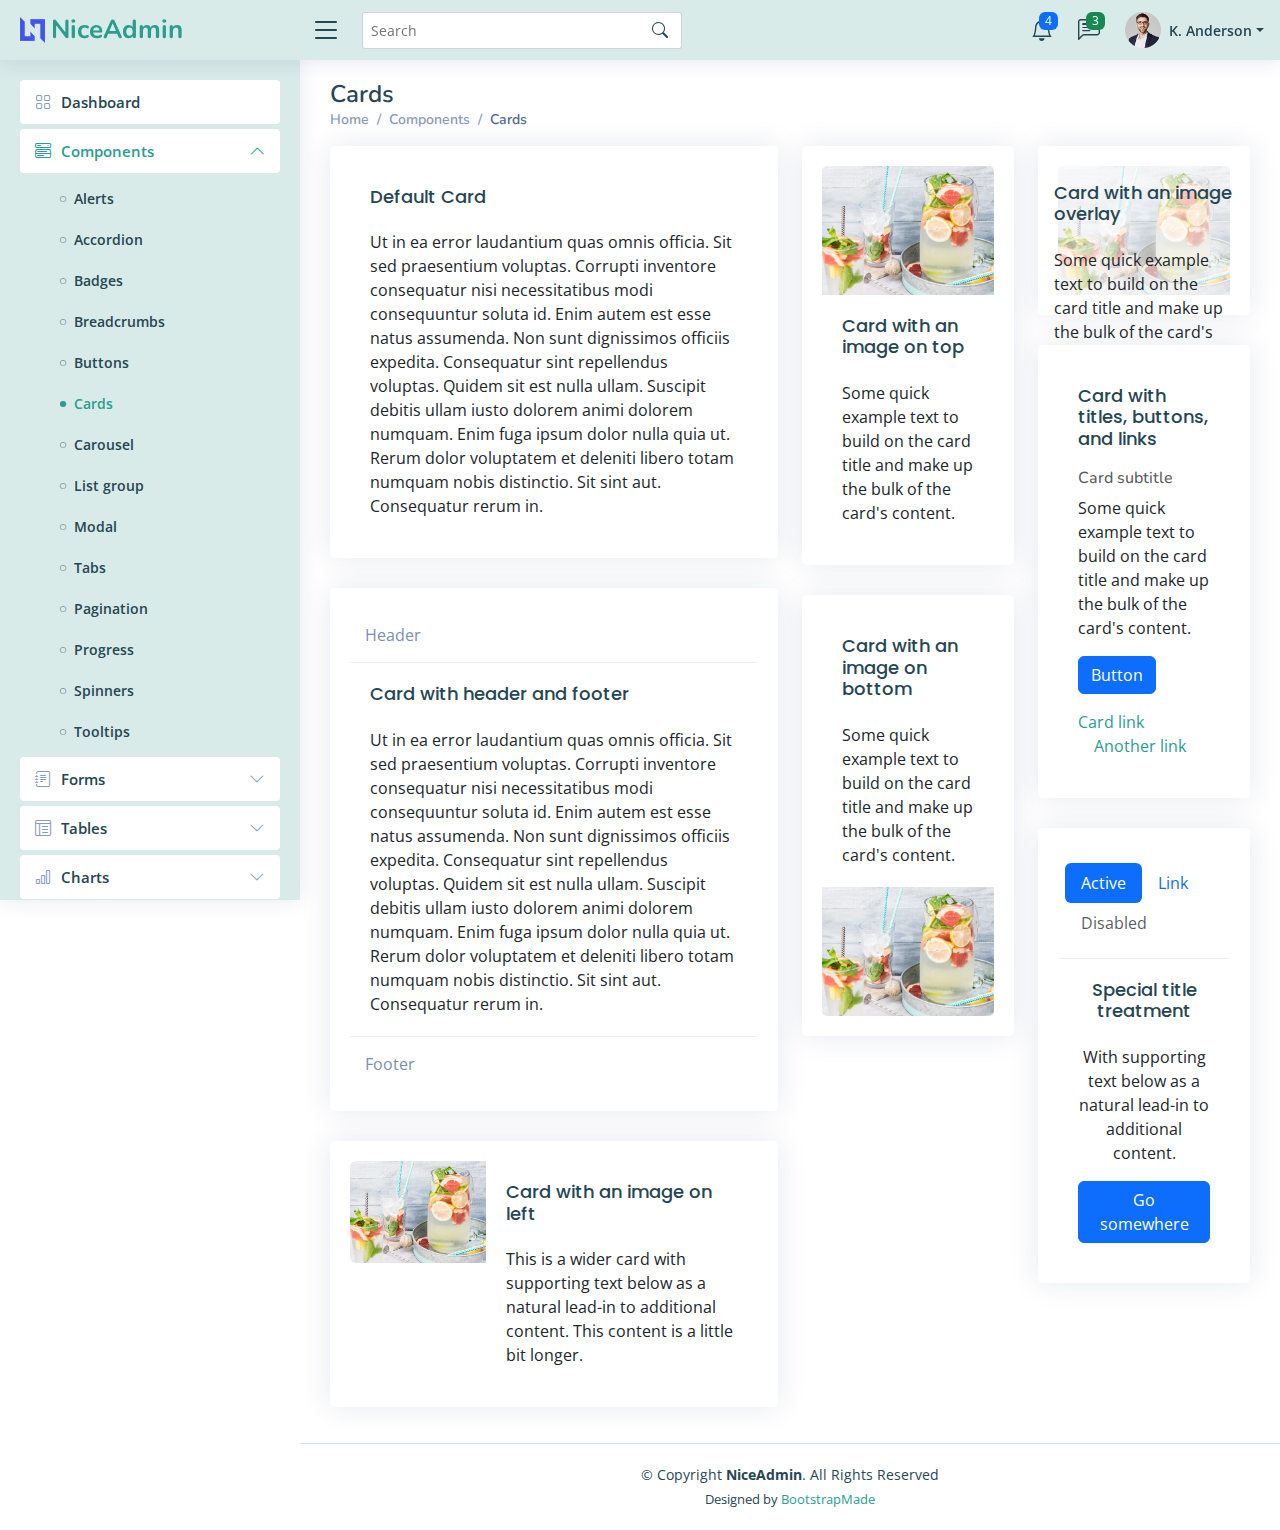
<file: SENASOFT_Front-end/Usuario/components-cards.html>
<!DOCTYPE html>
<html lang="en">

<head>
  <meta charset="utf-8">
  <meta content="width=device-width, initial-scale=1.0" name="viewport">

  <title>Components / Cards - NiceAdmin Bootstrap Template</title>
  <meta content="" name="description">
  <meta content="" name="keywords">

  <!-- Favicons -->
  <link href="assets/img/favicon.png" rel="icon">
  <link href="assets/img/apple-touch-icon.png" rel="apple-touch-icon">

  <!-- Google Fonts -->
  <link href="https://fonts.gstatic.com" rel="preconnect">
  <link href="https://fonts.googleapis.com/css?family=Open+Sans:300,300i,400,400i,600,600i,700,700i|Nunito:300,300i,400,400i,600,600i,700,700i|Poppins:300,300i,400,400i,500,500i,600,600i,700,700i" rel="stylesheet">

  <!-- Vendor CSS Files -->
  <link href="assets/vendor/bootstrap/css/bootstrap.min.css" rel="stylesheet">
  <link href="assets/vendor/bootstrap-icons/bootstrap-icons.css" rel="stylesheet">
  <link href="assets/vendor/boxicons/css/boxicons.min.css" rel="stylesheet">
  <link href="assets/vendor/quill/quill.snow.css" rel="stylesheet">
  <link href="assets/vendor/quill/quill.bubble.css" rel="stylesheet">
  <link href="assets/vendor/remixicon/remixicon.css" rel="stylesheet">
  <link href="assets/vendor/simple-datatables/style.css" rel="stylesheet">

  <!-- Template Main CSS File -->
  <link href="assets/css/style.css" rel="stylesheet">

  <!-- =======================================================
  * Template Name: NiceAdmin
  * Template URL: https://bootstrapmade.com/nice-admin-bootstrap-admin-html-template/
  * Updated: Apr 20 2024 with Bootstrap v5.3.3
  * Author: BootstrapMade.com
  * License: https://bootstrapmade.com/license/
  ======================================================== -->
</head>

<body>

  <!-- ======= Header ======= -->
  <header id="header" class="header fixed-top d-flex align-items-center">

    <div class="d-flex align-items-center justify-content-between">
      <a href="index.html" class="logo d-flex align-items-center">
        <img src="assets/img/logo.png" alt="">
        <span class="d-none d-lg-block">NiceAdmin</span>
      </a>
      <i class="bi bi-list toggle-sidebar-btn"></i>
    </div><!-- End Logo -->

    <div class="search-bar">
      <form class="search-form d-flex align-items-center" method="POST" action="#">
        <input type="text" name="query" placeholder="Search" title="Enter search keyword">
        <button type="submit" title="Search"><i class="bi bi-search"></i></button>
      </form>
    </div><!-- End Search Bar -->

    <nav class="header-nav ms-auto">
      <ul class="d-flex align-items-center">

        <li class="nav-item d-block d-lg-none">
          <a class="nav-link nav-icon search-bar-toggle " href="#">
            <i class="bi bi-search"></i>
          </a>
        </li><!-- End Search Icon-->

        <li class="nav-item dropdown">

          <a class="nav-link nav-icon" href="#" data-bs-toggle="dropdown">
            <i class="bi bi-bell"></i>
            <span class="badge bg-primary badge-number">4</span>
          </a><!-- End Notification Icon -->

          <ul class="dropdown-menu dropdown-menu-end dropdown-menu-arrow notifications">
            <li class="dropdown-header">
              You have 4 new notifications
              <a href="#"><span class="badge rounded-pill bg-primary p-2 ms-2">View all</span></a>
            </li>
            <li>
              <hr class="dropdown-divider">
            </li>

            <li class="notification-item">
              <i class="bi bi-exclamation-circle text-warning"></i>
              <div>
                <h4>Lorem Ipsum</h4>
                <p>Quae dolorem earum veritatis oditseno</p>
                <p>30 min. ago</p>
              </div>
            </li>

            <li>
              <hr class="dropdown-divider">
            </li>

            <li class="notification-item">
              <i class="bi bi-x-circle text-danger"></i>
              <div>
                <h4>Atque rerum nesciunt</h4>
                <p>Quae dolorem earum veritatis oditseno</p>
                <p>1 hr. ago</p>
              </div>
            </li>

            <li>
              <hr class="dropdown-divider">
            </li>

            <li class="notification-item">
              <i class="bi bi-check-circle text-success"></i>
              <div>
                <h4>Sit rerum fuga</h4>
                <p>Quae dolorem earum veritatis oditseno</p>
                <p>2 hrs. ago</p>
              </div>
            </li>

            <li>
              <hr class="dropdown-divider">
            </li>

            <li class="notification-item">
              <i class="bi bi-info-circle text-primary"></i>
              <div>
                <h4>Dicta reprehenderit</h4>
                <p>Quae dolorem earum veritatis oditseno</p>
                <p>4 hrs. ago</p>
              </div>
            </li>

            <li>
              <hr class="dropdown-divider">
            </li>
            <li class="dropdown-footer">
              <a href="#">Show all notifications</a>
            </li>

          </ul><!-- End Notification Dropdown Items -->

        </li><!-- End Notification Nav -->

        <li class="nav-item dropdown">

          <a class="nav-link nav-icon" href="#" data-bs-toggle="dropdown">
            <i class="bi bi-chat-left-text"></i>
            <span class="badge bg-success badge-number">3</span>
          </a><!-- End Messages Icon -->

          <ul class="dropdown-menu dropdown-menu-end dropdown-menu-arrow messages">
            <li class="dropdown-header">
              You have 3 new messages
              <a href="#"><span class="badge rounded-pill bg-primary p-2 ms-2">View all</span></a>
            </li>
            <li>
              <hr class="dropdown-divider">
            </li>

            <li class="message-item">
              <a href="#">
                <img src="assets/img/messages-1.jpg" alt="" class="rounded-circle">
                <div>
                  <h4>Maria Hudson</h4>
                  <p>Velit asperiores et ducimus soluta repudiandae labore officia est ut...</p>
                  <p>4 hrs. ago</p>
                </div>
              </a>
            </li>
            <li>
              <hr class="dropdown-divider">
            </li>

            <li class="message-item">
              <a href="#">
                <img src="assets/img/messages-2.jpg" alt="" class="rounded-circle">
                <div>
                  <h4>Anna Nelson</h4>
                  <p>Velit asperiores et ducimus soluta repudiandae labore officia est ut...</p>
                  <p>6 hrs. ago</p>
                </div>
              </a>
            </li>
            <li>
              <hr class="dropdown-divider">
            </li>

            <li class="message-item">
              <a href="#">
                <img src="assets/img/messages-3.jpg" alt="" class="rounded-circle">
                <div>
                  <h4>David Muldon</h4>
                  <p>Velit asperiores et ducimus soluta repudiandae labore officia est ut...</p>
                  <p>8 hrs. ago</p>
                </div>
              </a>
            </li>
            <li>
              <hr class="dropdown-divider">
            </li>

            <li class="dropdown-footer">
              <a href="#">Show all messages</a>
            </li>

          </ul><!-- End Messages Dropdown Items -->

        </li><!-- End Messages Nav -->

        <li class="nav-item dropdown pe-3">

          <a class="nav-link nav-profile d-flex align-items-center pe-0" href="#" data-bs-toggle="dropdown">
            <img src="assets/img/profile-img.jpg" alt="Profile" class="rounded-circle">
            <span class="d-none d-md-block dropdown-toggle ps-2">K. Anderson</span>
          </a><!-- End Profile Iamge Icon -->

          <ul class="dropdown-menu dropdown-menu-end dropdown-menu-arrow profile">
            <li class="dropdown-header">
              <h6>Kevin Anderson</h6>
              <span>Web Designer</span>
            </li>
            <li>
              <hr class="dropdown-divider">
            </li>

            <li>
              <a class="dropdown-item d-flex align-items-center" href="users-profile.html">
                <i class="bi bi-person"></i>
                <span>My Profile</span>
              </a>
            </li>
            <li>
              <hr class="dropdown-divider">
            </li>

            <li>
              <a class="dropdown-item d-flex align-items-center" href="users-profile.html">
                <i class="bi bi-gear"></i>
                <span>Account Settings</span>
              </a>
            </li>
            <li>
              <hr class="dropdown-divider">
            </li>

            <li>
              <a class="dropdown-item d-flex align-items-center" href="pages-faq.html">
                <i class="bi bi-question-circle"></i>
                <span>Need Help?</span>
              </a>
            </li>
            <li>
              <hr class="dropdown-divider">
            </li>

            <li>
              <a class="dropdown-item d-flex align-items-center" href="#">
                <i class="bi bi-box-arrow-right"></i>
                <span>Sign Out</span>
              </a>
            </li>

          </ul><!-- End Profile Dropdown Items -->
        </li><!-- End Profile Nav -->

      </ul>
    </nav><!-- End Icons Navigation -->

  </header><!-- End Header -->

  <!-- ======= Sidebar ======= -->
  <aside id="sidebar" class="sidebar">

    <ul class="sidebar-nav" id="sidebar-nav">

      <li class="nav-item">
        <a class="nav-link collapsed" href="index.html">
          <i class="bi bi-grid"></i>
          <span>Dashboard</span>
        </a>
      </li><!-- End Dashboard Nav -->

      <li class="nav-item">
        <a class="nav-link " data-bs-target="#components-nav" data-bs-toggle="collapse" href="#">
          <i class="bi bi-menu-button-wide"></i><span>Components</span><i class="bi bi-chevron-down ms-auto"></i>
        </a>
        <ul id="components-nav" class="nav-content collapse show" data-bs-parent="#sidebar-nav">
          <li>
            <a href="components-alerts.html">
              <i class="bi bi-circle"></i><span>Alerts</span>
            </a>
          </li>
          <li>
            <a href="components-accordion.html">
              <i class="bi bi-circle"></i><span>Accordion</span>
            </a>
          </li>
          <li>
            <a href="components-badges.html">
              <i class="bi bi-circle"></i><span>Badges</span>
            </a>
          </li>
          <li>
            <a href="components-breadcrumbs.html">
              <i class="bi bi-circle"></i><span>Breadcrumbs</span>
            </a>
          </li>
          <li>
            <a href="components-buttons.html">
              <i class="bi bi-circle"></i><span>Buttons</span>
            </a>
          </li>
          <li>
            <a href="components-cards.html" class="active">
              <i class="bi bi-circle"></i><span>Cards</span>
            </a>
          </li>
          <li>
            <a href="components-carousel.html">
              <i class="bi bi-circle"></i><span>Carousel</span>
            </a>
          </li>
          <li>
            <a href="components-list-group.html">
              <i class="bi bi-circle"></i><span>List group</span>
            </a>
          </li>
          <li>
            <a href="components-modal.html">
              <i class="bi bi-circle"></i><span>Modal</span>
            </a>
          </li>
          <li>
            <a href="components-tabs.html">
              <i class="bi bi-circle"></i><span>Tabs</span>
            </a>
          </li>
          <li>
            <a href="components-pagination.html">
              <i class="bi bi-circle"></i><span>Pagination</span>
            </a>
          </li>
          <li>
            <a href="components-progress.html">
              <i class="bi bi-circle"></i><span>Progress</span>
            </a>
          </li>
          <li>
            <a href="components-spinners.html">
              <i class="bi bi-circle"></i><span>Spinners</span>
            </a>
          </li>
          <li>
            <a href="components-tooltips.html">
              <i class="bi bi-circle"></i><span>Tooltips</span>
            </a>
          </li>
        </ul>
      </li><!-- End Components Nav -->

      <li class="nav-item">
        <a class="nav-link collapsed" data-bs-target="#forms-nav" data-bs-toggle="collapse" href="#">
          <i class="bi bi-journal-text"></i><span>Forms</span><i class="bi bi-chevron-down ms-auto"></i>
        </a>
        <ul id="forms-nav" class="nav-content collapse " data-bs-parent="#sidebar-nav">
          <li>
            <a href="forms-elements.html">
              <i class="bi bi-circle"></i><span>Form Elements</span>
            </a>
          </li>
          <li>
            <a href="forms-layouts.html">
              <i class="bi bi-circle"></i><span>Form Layouts</span>
            </a>
          </li>
          <li>
            <a href="forms-editors.html">
              <i class="bi bi-circle"></i><span>Form Editors</span>
            </a>
          </li>
          <li>
            <a href="forms-validation.html">
              <i class="bi bi-circle"></i><span>Form Validation</span>
            </a>
          </li>
        </ul>
      </li><!-- End Forms Nav -->

      <li class="nav-item">
        <a class="nav-link collapsed" data-bs-target="#tables-nav" data-bs-toggle="collapse" href="#">
          <i class="bi bi-layout-text-window-reverse"></i><span>Tables</span><i class="bi bi-chevron-down ms-auto"></i>
        </a>
        <ul id="tables-nav" class="nav-content collapse " data-bs-parent="#sidebar-nav">
          <li>
            <a href="tables-general.html">
              <i class="bi bi-circle"></i><span>General Tables</span>
            </a>
          </li>
          <li>
            <a href="tables-data.html">
              <i class="bi bi-circle"></i><span>Data Tables</span>
            </a>
          </li>
        </ul>
      </li><!-- End Tables Nav -->

      <li class="nav-item">
        <a class="nav-link collapsed" data-bs-target="#charts-nav" data-bs-toggle="collapse" href="#">
          <i class="bi bi-bar-chart"></i><span>Charts</span><i class="bi bi-chevron-down ms-auto"></i>
        </a>
        <ul id="charts-nav" class="nav-content collapse " data-bs-parent="#sidebar-nav">
          <li>
            <a href="charts-chartjs.html">
              <i class="bi bi-circle"></i><span>Chart.js</span>
            </a>
          </li>
          <li>
            <a href="charts-apexcharts.html">
              <i class="bi bi-circle"></i><span>ApexCharts</span>
            </a>
          </li>
          <li>
            <a href="charts-echarts.html">
              <i class="bi bi-circle"></i><span>ECharts</span>
            </a>
          </li>
        </ul>
      </li><!-- End Charts Nav -->

      <li class="nav-item">
        <a class="nav-link collapsed" data-bs-target="#icons-nav" data-bs-toggle="collapse" href="#">
          <i class="bi bi-gem"></i><span>Icons</span><i class="bi bi-chevron-down ms-auto"></i>
        </a>
        <ul id="icons-nav" class="nav-content collapse " data-bs-parent="#sidebar-nav">
          <li>
            <a href="icons-bootstrap.html">
              <i class="bi bi-circle"></i><span>Bootstrap Icons</span>
            </a>
          </li>
          <li>
            <a href="icons-remix.html">
              <i class="bi bi-circle"></i><span>Remix Icons</span>
            </a>
          </li>
          <li>
            <a href="icons-boxicons.html">
              <i class="bi bi-circle"></i><span>Boxicons</span>
            </a>
          </li>
        </ul>
      </li><!-- End Icons Nav -->

      <li class="nav-heading">Pages</li>

      <li class="nav-item">
        <a class="nav-link collapsed" href="users-profile.html">
          <i class="bi bi-person"></i>
          <span>Profile</span>
        </a>
      </li><!-- End Profile Page Nav -->

      <li class="nav-item">
        <a class="nav-link collapsed" href="pages-faq.html">
          <i class="bi bi-question-circle"></i>
          <span>F.A.Q</span>
        </a>
      </li><!-- End F.A.Q Page Nav -->

      <li class="nav-item">
        <a class="nav-link collapsed" href="pages-contact.html">
          <i class="bi bi-envelope"></i>
          <span>Contact</span>
        </a>
      </li><!-- End Contact Page Nav -->

      <li class="nav-item">
        <a class="nav-link collapsed" href="pages-register.html">
          <i class="bi bi-card-list"></i>
          <span>Register</span>
        </a>
      </li><!-- End Register Page Nav -->

      <li class="nav-item">
        <a class="nav-link collapsed" href="pages-login.html">
          <i class="bi bi-box-arrow-in-right"></i>
          <span>Login</span>
        </a>
      </li><!-- End Login Page Nav -->

      <li class="nav-item">
        <a class="nav-link collapsed" href="pages-error-404.html">
          <i class="bi bi-dash-circle"></i>
          <span>Error 404</span>
        </a>
      </li><!-- End Error 404 Page Nav -->

      <li class="nav-item">
        <a class="nav-link collapsed" href="pages-blank.html">
          <i class="bi bi-file-earmark"></i>
          <span>Blank</span>
        </a>
      </li><!-- End Blank Page Nav -->

    </ul>

  </aside><!-- End Sidebar-->

  <main id="main" class="main">

    <div class="pagetitle">
      <h1>Cards</h1>
      <nav>
        <ol class="breadcrumb">
          <li class="breadcrumb-item"><a href="index.html">Home</a></li>
          <li class="breadcrumb-item">Components</li>
          <li class="breadcrumb-item active">Cards</li>
        </ol>
      </nav>
    </div><!-- End Page Title -->

    <section class="section">
      <div class="row align-items-top">
        <div class="col-lg-6">

          <!-- Default Card -->
          <div class="card">
            <div class="card-body">
              <h5 class="card-title">Default Card</h5>
              Ut in ea error laudantium quas omnis officia. Sit sed praesentium voluptas. Corrupti inventore consequatur nisi necessitatibus modi consequuntur soluta id. Enim autem est esse natus assumenda. Non sunt dignissimos officiis expedita. Consequatur sint repellendus voluptas.
              Quidem sit est nulla ullam. Suscipit debitis ullam iusto dolorem animi dolorem numquam. Enim fuga ipsum dolor nulla quia ut.
              Rerum dolor voluptatem et deleniti libero totam numquam nobis distinctio. Sit sint aut. Consequatur rerum in.
            </div>
          </div><!-- End Default Card -->

          <!-- Card with header and footer -->
          <div class="card">
            <div class="card-header">Header</div>
            <div class="card-body">
              <h5 class="card-title">Card with header and footer</h5>
              Ut in ea error laudantium quas omnis officia. Sit sed praesentium voluptas. Corrupti inventore consequatur nisi necessitatibus modi consequuntur soluta id. Enim autem est esse natus assumenda. Non sunt dignissimos officiis expedita. Consequatur sint repellendus voluptas.
              Quidem sit est nulla ullam. Suscipit debitis ullam iusto dolorem animi dolorem numquam. Enim fuga ipsum dolor nulla quia ut.
              Rerum dolor voluptatem et deleniti libero totam numquam nobis distinctio. Sit sint aut. Consequatur rerum in.
            </div>
            <div class="card-footer">
              Footer
            </div>
          </div><!-- End Card with header and footer -->

          <!-- Card with an image on left -->
          <div class="card mb-3">
            <div class="row g-0">
              <div class="col-md-4">
                <img src="assets/img/card.jpg" class="img-fluid rounded-start" alt="...">
              </div>
              <div class="col-md-8">
                <div class="card-body">
                  <h5 class="card-title">Card with an image on left</h5>
                  <p class="card-text">This is a wider card with supporting text below as a natural lead-in to additional content. This content is a little bit longer.</p>
                </div>
              </div>
            </div>
          </div><!-- End Card with an image on left -->

        </div>

        <div class="col-lg-3">

          <!-- Card with an image on top -->
          <div class="card">
            <img src="assets/img/card.jpg" class="card-img-top" alt="...">
            <div class="card-body">
              <h5 class="card-title">Card with an image on top</h5>
              <p class="card-text">Some quick example text to build on the card title and make up the bulk of the card's content.</p>
            </div>
          </div><!-- End Card with an image on top -->

          <!-- Card with an image on bottom -->
          <div class="card">
            <div class="card-body">
              <h5 class="card-title">Card with an image on bottom</h5>
              <p class="card-text">Some quick example text to build on the card title and make up the bulk of the card's content.</p>
            </div>
            <img src="assets/img/card.jpg" class="card-img-bottom" alt="...">
          </div><!-- End Card with an image on bottom -->

        </div>

        <div class="col-lg-3">

          <!-- Card with an image overlay -->
          <div class="card">
            <img src="assets/img/card.jpg" class="card-img-top" alt="...">
            <div class="card-img-overlay">
              <h5 class="card-title">Card with an image overlay</h5>
              <p class="card-text">Some quick example text to build on the card title and make up the bulk of the card's content.</p>
            </div>
          </div><!-- End Card with an image overlay -->

          <!-- Card with titles, buttons, and links -->
          <div class="card">
            <div class="card-body">
              <h5 class="card-title">Card with titles, buttons, and links</h5>
              <h6 class="card-subtitle mb-2 text-muted">Card subtitle</h6>
              <p class="card-text">Some quick example text to build on the card title and make up the bulk of the card's content.</p>
              <p class="card-text"><a href="#" class="btn btn-primary">Button</a></p>
              <a href="#" class="card-link">Card link</a>
              <a href="#" class="card-link">Another link</a>
            </div>
          </div><!-- End Card with titles, buttons, and links -->

          <!-- Special title treatmen -->
          <div class="card text-center">
            <div class="card-header">
              <ul class="nav nav-pills card-header-pills">
                <li class="nav-item">
                  <a class="nav-link active" href="#">Active</a>
                </li>
                <li class="nav-item">
                  <a class="nav-link" href="#">Link</a>
                </li>
                <li class="nav-item">
                  <a class="nav-link disabled" href="#" tabindex="-1" aria-disabled="true">Disabled</a>
                </li>
              </ul>
            </div>
            <div class="card-body">
              <h5 class="card-title">Special title treatment</h5>
              <p class="card-text">With supporting text below as a natural lead-in to additional content.</p>
              <a href="#" class="btn btn-primary">Go somewhere</a>
            </div>
          </div><!-- End Special title treatmen -->

        </div>

      </div>
    </section>

  </main><!-- End #main -->

  <!-- ======= Footer ======= -->
  <footer id="footer" class="footer">
    <div class="copyright">
      &copy; Copyright <strong><span>NiceAdmin</span></strong>. All Rights Reserved
    </div>
    <div class="credits">
      <!-- All the links in the footer should remain intact. -->
      <!-- You can delete the links only if you purchased the pro version. -->
      <!-- Licensing information: https://bootstrapmade.com/license/ -->
      <!-- Purchase the pro version with working PHP/AJAX contact form: https://bootstrapmade.com/nice-admin-bootstrap-admin-html-template/ -->
      Designed by <a href="https://bootstrapmade.com/">BootstrapMade</a>
    </div>
  </footer><!-- End Footer -->

  <a href="#" class="back-to-top d-flex align-items-center justify-content-center"><i class="bi bi-arrow-up-short"></i></a>

  <!-- Vendor JS Files -->
  <script src="assets/vendor/apexcharts/apexcharts.min.js"></script>
  <script src="assets/vendor/bootstrap/js/bootstrap.bundle.min.js"></script>
  <script src="assets/vendor/chart.js/chart.umd.js"></script>
  <script src="assets/vendor/echarts/echarts.min.js"></script>
  <script src="assets/vendor/quill/quill.js"></script>
  <script src="assets/vendor/simple-datatables/simple-datatables.js"></script>
  <script src="assets/vendor/tinymce/tinymce.min.js"></script>
  <script src="assets/vendor/php-email-form/validate.js"></script>

  <!-- Template Main JS File -->
  <script src="assets/js/main.js"></script>

</body>

</html>
</file>
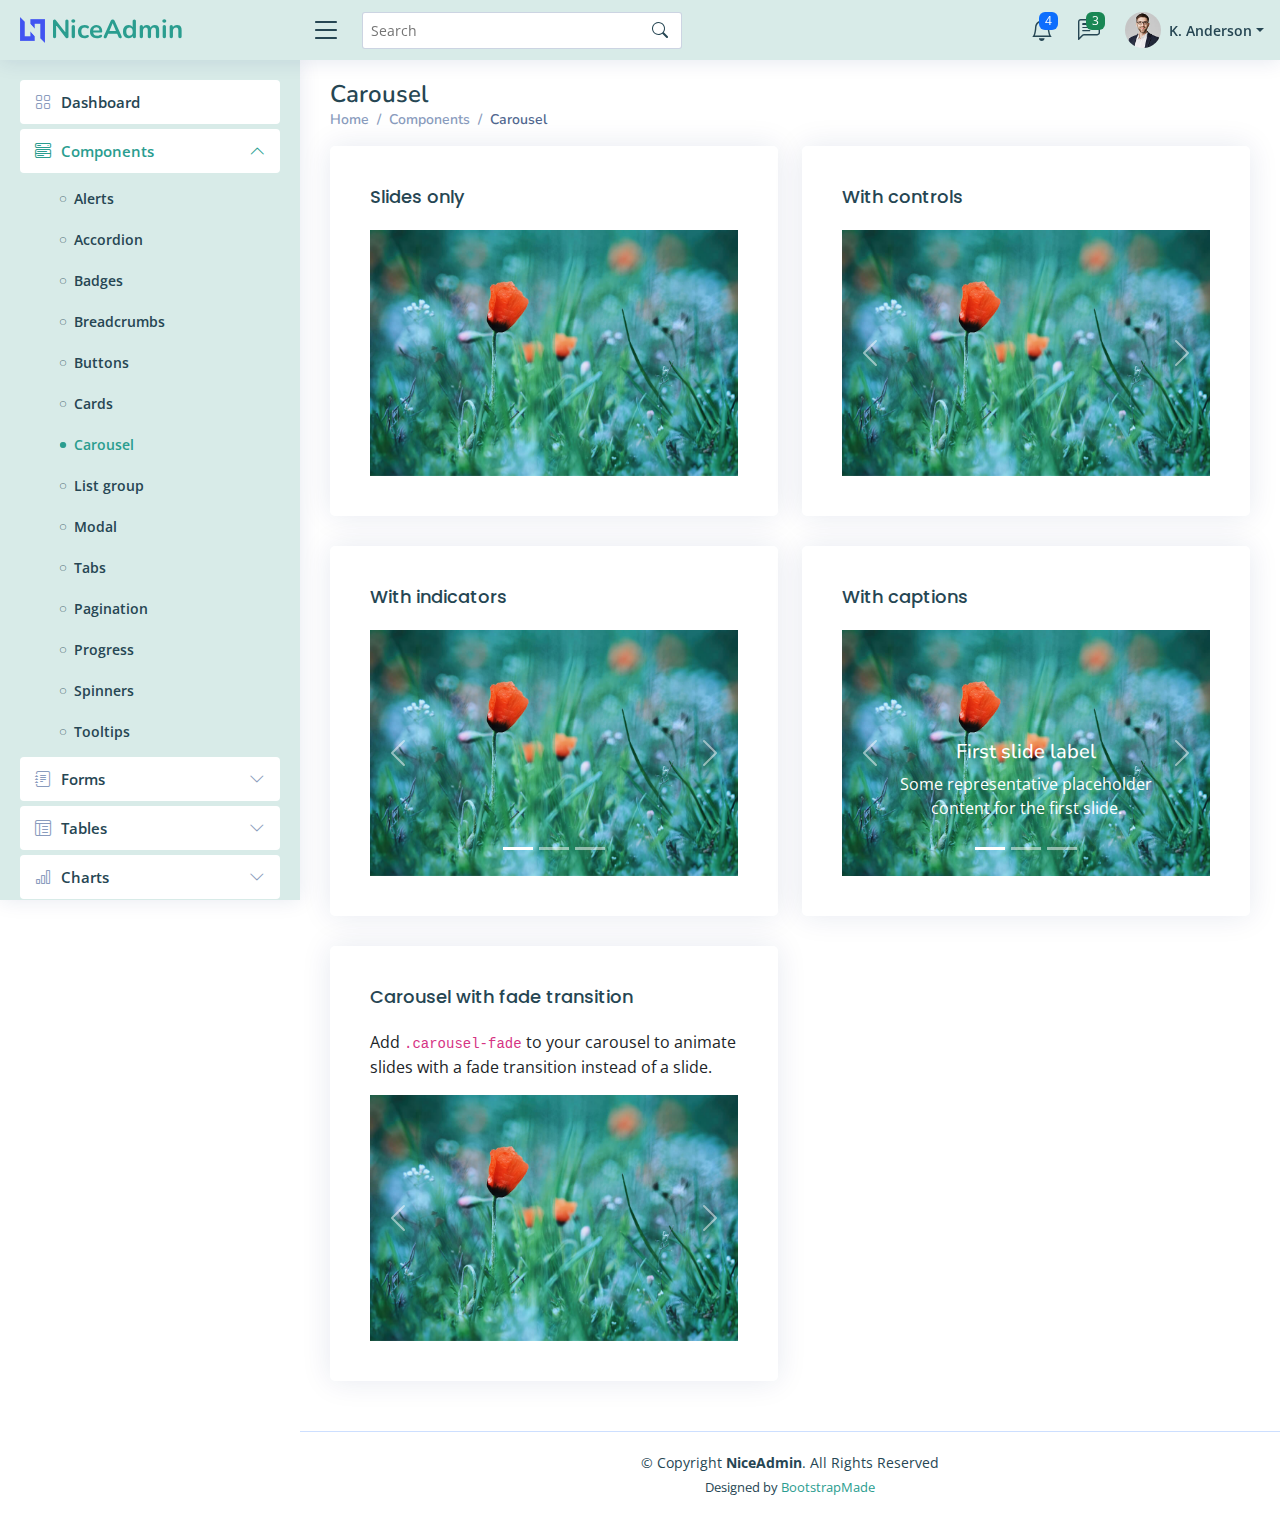
<file: SENASOFT_Front-end/Usuario/components-carousel.html>
<!DOCTYPE html>
<html lang="en">

<head>
  <meta charset="utf-8">
  <meta content="width=device-width, initial-scale=1.0" name="viewport">

  <title>Components / Carousel - NiceAdmin Bootstrap Template</title>
  <meta content="" name="description">
  <meta content="" name="keywords">

  <!-- Favicons -->
  <link href="assets/img/favicon.png" rel="icon">
  <link href="assets/img/apple-touch-icon.png" rel="apple-touch-icon">

  <!-- Google Fonts -->
  <link href="https://fonts.gstatic.com" rel="preconnect">
  <link href="https://fonts.googleapis.com/css?family=Open+Sans:300,300i,400,400i,600,600i,700,700i|Nunito:300,300i,400,400i,600,600i,700,700i|Poppins:300,300i,400,400i,500,500i,600,600i,700,700i" rel="stylesheet">

  <!-- Vendor CSS Files -->
  <link href="assets/vendor/bootstrap/css/bootstrap.min.css" rel="stylesheet">
  <link href="assets/vendor/bootstrap-icons/bootstrap-icons.css" rel="stylesheet">
  <link href="assets/vendor/boxicons/css/boxicons.min.css" rel="stylesheet">
  <link href="assets/vendor/quill/quill.snow.css" rel="stylesheet">
  <link href="assets/vendor/quill/quill.bubble.css" rel="stylesheet">
  <link href="assets/vendor/remixicon/remixicon.css" rel="stylesheet">
  <link href="assets/vendor/simple-datatables/style.css" rel="stylesheet">

  <!-- Template Main CSS File -->
  <link href="assets/css/style.css" rel="stylesheet">

  <!-- =======================================================
  * Template Name: NiceAdmin
  * Template URL: https://bootstrapmade.com/nice-admin-bootstrap-admin-html-template/
  * Updated: Apr 20 2024 with Bootstrap v5.3.3
  * Author: BootstrapMade.com
  * License: https://bootstrapmade.com/license/
  ======================================================== -->
</head>

<body>

  <!-- ======= Header ======= -->
  <header id="header" class="header fixed-top d-flex align-items-center">

    <div class="d-flex align-items-center justify-content-between">
      <a href="index.html" class="logo d-flex align-items-center">
        <img src="assets/img/logo.png" alt="">
        <span class="d-none d-lg-block">NiceAdmin</span>
      </a>
      <i class="bi bi-list toggle-sidebar-btn"></i>
    </div><!-- End Logo -->

    <div class="search-bar">
      <form class="search-form d-flex align-items-center" method="POST" action="#">
        <input type="text" name="query" placeholder="Search" title="Enter search keyword">
        <button type="submit" title="Search"><i class="bi bi-search"></i></button>
      </form>
    </div><!-- End Search Bar -->

    <nav class="header-nav ms-auto">
      <ul class="d-flex align-items-center">

        <li class="nav-item d-block d-lg-none">
          <a class="nav-link nav-icon search-bar-toggle " href="#">
            <i class="bi bi-search"></i>
          </a>
        </li><!-- End Search Icon-->

        <li class="nav-item dropdown">

          <a class="nav-link nav-icon" href="#" data-bs-toggle="dropdown">
            <i class="bi bi-bell"></i>
            <span class="badge bg-primary badge-number">4</span>
          </a><!-- End Notification Icon -->

          <ul class="dropdown-menu dropdown-menu-end dropdown-menu-arrow notifications">
            <li class="dropdown-header">
              You have 4 new notifications
              <a href="#"><span class="badge rounded-pill bg-primary p-2 ms-2">View all</span></a>
            </li>
            <li>
              <hr class="dropdown-divider">
            </li>

            <li class="notification-item">
              <i class="bi bi-exclamation-circle text-warning"></i>
              <div>
                <h4>Lorem Ipsum</h4>
                <p>Quae dolorem earum veritatis oditseno</p>
                <p>30 min. ago</p>
              </div>
            </li>

            <li>
              <hr class="dropdown-divider">
            </li>

            <li class="notification-item">
              <i class="bi bi-x-circle text-danger"></i>
              <div>
                <h4>Atque rerum nesciunt</h4>
                <p>Quae dolorem earum veritatis oditseno</p>
                <p>1 hr. ago</p>
              </div>
            </li>

            <li>
              <hr class="dropdown-divider">
            </li>

            <li class="notification-item">
              <i class="bi bi-check-circle text-success"></i>
              <div>
                <h4>Sit rerum fuga</h4>
                <p>Quae dolorem earum veritatis oditseno</p>
                <p>2 hrs. ago</p>
              </div>
            </li>

            <li>
              <hr class="dropdown-divider">
            </li>

            <li class="notification-item">
              <i class="bi bi-info-circle text-primary"></i>
              <div>
                <h4>Dicta reprehenderit</h4>
                <p>Quae dolorem earum veritatis oditseno</p>
                <p>4 hrs. ago</p>
              </div>
            </li>

            <li>
              <hr class="dropdown-divider">
            </li>
            <li class="dropdown-footer">
              <a href="#">Show all notifications</a>
            </li>

          </ul><!-- End Notification Dropdown Items -->

        </li><!-- End Notification Nav -->

        <li class="nav-item dropdown">

          <a class="nav-link nav-icon" href="#" data-bs-toggle="dropdown">
            <i class="bi bi-chat-left-text"></i>
            <span class="badge bg-success badge-number">3</span>
          </a><!-- End Messages Icon -->

          <ul class="dropdown-menu dropdown-menu-end dropdown-menu-arrow messages">
            <li class="dropdown-header">
              You have 3 new messages
              <a href="#"><span class="badge rounded-pill bg-primary p-2 ms-2">View all</span></a>
            </li>
            <li>
              <hr class="dropdown-divider">
            </li>

            <li class="message-item">
              <a href="#">
                <img src="assets/img/messages-1.jpg" alt="" class="rounded-circle">
                <div>
                  <h4>Maria Hudson</h4>
                  <p>Velit asperiores et ducimus soluta repudiandae labore officia est ut...</p>
                  <p>4 hrs. ago</p>
                </div>
              </a>
            </li>
            <li>
              <hr class="dropdown-divider">
            </li>

            <li class="message-item">
              <a href="#">
                <img src="assets/img/messages-2.jpg" alt="" class="rounded-circle">
                <div>
                  <h4>Anna Nelson</h4>
                  <p>Velit asperiores et ducimus soluta repudiandae labore officia est ut...</p>
                  <p>6 hrs. ago</p>
                </div>
              </a>
            </li>
            <li>
              <hr class="dropdown-divider">
            </li>

            <li class="message-item">
              <a href="#">
                <img src="assets/img/messages-3.jpg" alt="" class="rounded-circle">
                <div>
                  <h4>David Muldon</h4>
                  <p>Velit asperiores et ducimus soluta repudiandae labore officia est ut...</p>
                  <p>8 hrs. ago</p>
                </div>
              </a>
            </li>
            <li>
              <hr class="dropdown-divider">
            </li>

            <li class="dropdown-footer">
              <a href="#">Show all messages</a>
            </li>

          </ul><!-- End Messages Dropdown Items -->

        </li><!-- End Messages Nav -->

        <li class="nav-item dropdown pe-3">

          <a class="nav-link nav-profile d-flex align-items-center pe-0" href="#" data-bs-toggle="dropdown">
            <img src="assets/img/profile-img.jpg" alt="Profile" class="rounded-circle">
            <span class="d-none d-md-block dropdown-toggle ps-2">K. Anderson</span>
          </a><!-- End Profile Iamge Icon -->

          <ul class="dropdown-menu dropdown-menu-end dropdown-menu-arrow profile">
            <li class="dropdown-header">
              <h6>Kevin Anderson</h6>
              <span>Web Designer</span>
            </li>
            <li>
              <hr class="dropdown-divider">
            </li>

            <li>
              <a class="dropdown-item d-flex align-items-center" href="users-profile.html">
                <i class="bi bi-person"></i>
                <span>My Profile</span>
              </a>
            </li>
            <li>
              <hr class="dropdown-divider">
            </li>

            <li>
              <a class="dropdown-item d-flex align-items-center" href="users-profile.html">
                <i class="bi bi-gear"></i>
                <span>Account Settings</span>
              </a>
            </li>
            <li>
              <hr class="dropdown-divider">
            </li>

            <li>
              <a class="dropdown-item d-flex align-items-center" href="pages-faq.html">
                <i class="bi bi-question-circle"></i>
                <span>Need Help?</span>
              </a>
            </li>
            <li>
              <hr class="dropdown-divider">
            </li>

            <li>
              <a class="dropdown-item d-flex align-items-center" href="#">
                <i class="bi bi-box-arrow-right"></i>
                <span>Sign Out</span>
              </a>
            </li>

          </ul><!-- End Profile Dropdown Items -->
        </li><!-- End Profile Nav -->

      </ul>
    </nav><!-- End Icons Navigation -->

  </header><!-- End Header -->

  <!-- ======= Sidebar ======= -->
  <aside id="sidebar" class="sidebar">

    <ul class="sidebar-nav" id="sidebar-nav">

      <li class="nav-item">
        <a class="nav-link collapsed" href="index.html">
          <i class="bi bi-grid"></i>
          <span>Dashboard</span>
        </a>
      </li><!-- End Dashboard Nav -->

      <li class="nav-item">
        <a class="nav-link " data-bs-target="#components-nav" data-bs-toggle="collapse" href="#">
          <i class="bi bi-menu-button-wide"></i><span>Components</span><i class="bi bi-chevron-down ms-auto"></i>
        </a>
        <ul id="components-nav" class="nav-content collapse show" data-bs-parent="#sidebar-nav">
          <li>
            <a href="components-alerts.html">
              <i class="bi bi-circle"></i><span>Alerts</span>
            </a>
          </li>
          <li>
            <a href="components-accordion.html">
              <i class="bi bi-circle"></i><span>Accordion</span>
            </a>
          </li>
          <li>
            <a href="components-badges.html">
              <i class="bi bi-circle"></i><span>Badges</span>
            </a>
          </li>
          <li>
            <a href="components-breadcrumbs.html">
              <i class="bi bi-circle"></i><span>Breadcrumbs</span>
            </a>
          </li>
          <li>
            <a href="components-buttons.html">
              <i class="bi bi-circle"></i><span>Buttons</span>
            </a>
          </li>
          <li>
            <a href="components-cards.html">
              <i class="bi bi-circle"></i><span>Cards</span>
            </a>
          </li>
          <li>
            <a href="components-carousel.html" class="active">
              <i class="bi bi-circle"></i><span>Carousel</span>
            </a>
          </li>
          <li>
            <a href="components-list-group.html">
              <i class="bi bi-circle"></i><span>List group</span>
            </a>
          </li>
          <li>
            <a href="components-modal.html">
              <i class="bi bi-circle"></i><span>Modal</span>
            </a>
          </li>
          <li>
            <a href="components-tabs.html">
              <i class="bi bi-circle"></i><span>Tabs</span>
            </a>
          </li>
          <li>
            <a href="components-pagination.html">
              <i class="bi bi-circle"></i><span>Pagination</span>
            </a>
          </li>
          <li>
            <a href="components-progress.html">
              <i class="bi bi-circle"></i><span>Progress</span>
            </a>
          </li>
          <li>
            <a href="components-spinners.html">
              <i class="bi bi-circle"></i><span>Spinners</span>
            </a>
          </li>
          <li>
            <a href="components-tooltips.html">
              <i class="bi bi-circle"></i><span>Tooltips</span>
            </a>
          </li>
        </ul>
      </li><!-- End Components Nav -->

      <li class="nav-item">
        <a class="nav-link collapsed" data-bs-target="#forms-nav" data-bs-toggle="collapse" href="#">
          <i class="bi bi-journal-text"></i><span>Forms</span><i class="bi bi-chevron-down ms-auto"></i>
        </a>
        <ul id="forms-nav" class="nav-content collapse " data-bs-parent="#sidebar-nav">
          <li>
            <a href="forms-elements.html">
              <i class="bi bi-circle"></i><span>Form Elements</span>
            </a>
          </li>
          <li>
            <a href="forms-layouts.html">
              <i class="bi bi-circle"></i><span>Form Layouts</span>
            </a>
          </li>
          <li>
            <a href="forms-editors.html">
              <i class="bi bi-circle"></i><span>Form Editors</span>
            </a>
          </li>
          <li>
            <a href="forms-validation.html">
              <i class="bi bi-circle"></i><span>Form Validation</span>
            </a>
          </li>
        </ul>
      </li><!-- End Forms Nav -->

      <li class="nav-item">
        <a class="nav-link collapsed" data-bs-target="#tables-nav" data-bs-toggle="collapse" href="#">
          <i class="bi bi-layout-text-window-reverse"></i><span>Tables</span><i class="bi bi-chevron-down ms-auto"></i>
        </a>
        <ul id="tables-nav" class="nav-content collapse " data-bs-parent="#sidebar-nav">
          <li>
            <a href="tables-general.html">
              <i class="bi bi-circle"></i><span>General Tables</span>
            </a>
          </li>
          <li>
            <a href="tables-data.html">
              <i class="bi bi-circle"></i><span>Data Tables</span>
            </a>
          </li>
        </ul>
      </li><!-- End Tables Nav -->

      <li class="nav-item">
        <a class="nav-link collapsed" data-bs-target="#charts-nav" data-bs-toggle="collapse" href="#">
          <i class="bi bi-bar-chart"></i><span>Charts</span><i class="bi bi-chevron-down ms-auto"></i>
        </a>
        <ul id="charts-nav" class="nav-content collapse " data-bs-parent="#sidebar-nav">
          <li>
            <a href="charts-chartjs.html">
              <i class="bi bi-circle"></i><span>Chart.js</span>
            </a>
          </li>
          <li>
            <a href="charts-apexcharts.html">
              <i class="bi bi-circle"></i><span>ApexCharts</span>
            </a>
          </li>
          <li>
            <a href="charts-echarts.html">
              <i class="bi bi-circle"></i><span>ECharts</span>
            </a>
          </li>
        </ul>
      </li><!-- End Charts Nav -->

      <li class="nav-item">
        <a class="nav-link collapsed" data-bs-target="#icons-nav" data-bs-toggle="collapse" href="#">
          <i class="bi bi-gem"></i><span>Icons</span><i class="bi bi-chevron-down ms-auto"></i>
        </a>
        <ul id="icons-nav" class="nav-content collapse " data-bs-parent="#sidebar-nav">
          <li>
            <a href="icons-bootstrap.html">
              <i class="bi bi-circle"></i><span>Bootstrap Icons</span>
            </a>
          </li>
          <li>
            <a href="icons-remix.html">
              <i class="bi bi-circle"></i><span>Remix Icons</span>
            </a>
          </li>
          <li>
            <a href="icons-boxicons.html">
              <i class="bi bi-circle"></i><span>Boxicons</span>
            </a>
          </li>
        </ul>
      </li><!-- End Icons Nav -->

      <li class="nav-heading">Pages</li>

      <li class="nav-item">
        <a class="nav-link collapsed" href="users-profile.html">
          <i class="bi bi-person"></i>
          <span>Profile</span>
        </a>
      </li><!-- End Profile Page Nav -->

      <li class="nav-item">
        <a class="nav-link collapsed" href="pages-faq.html">
          <i class="bi bi-question-circle"></i>
          <span>F.A.Q</span>
        </a>
      </li><!-- End F.A.Q Page Nav -->

      <li class="nav-item">
        <a class="nav-link collapsed" href="pages-contact.html">
          <i class="bi bi-envelope"></i>
          <span>Contact</span>
        </a>
      </li><!-- End Contact Page Nav -->

      <li class="nav-item">
        <a class="nav-link collapsed" href="pages-register.html">
          <i class="bi bi-card-list"></i>
          <span>Register</span>
        </a>
      </li><!-- End Register Page Nav -->

      <li class="nav-item">
        <a class="nav-link collapsed" href="pages-login.html">
          <i class="bi bi-box-arrow-in-right"></i>
          <span>Login</span>
        </a>
      </li><!-- End Login Page Nav -->

      <li class="nav-item">
        <a class="nav-link collapsed" href="pages-error-404.html">
          <i class="bi bi-dash-circle"></i>
          <span>Error 404</span>
        </a>
      </li><!-- End Error 404 Page Nav -->

      <li class="nav-item">
        <a class="nav-link collapsed" href="pages-blank.html">
          <i class="bi bi-file-earmark"></i>
          <span>Blank</span>
        </a>
      </li><!-- End Blank Page Nav -->

    </ul>

  </aside><!-- End Sidebar-->

  <main id="main" class="main">

    <div class="pagetitle">
      <h1>Carousel</h1>
      <nav>
        <ol class="breadcrumb">
          <li class="breadcrumb-item"><a href="index.html">Home</a></li>
          <li class="breadcrumb-item">Components</li>
          <li class="breadcrumb-item active">Carousel</li>
        </ol>
      </nav>
    </div><!-- End Page Title -->

    <section class="section">
      <div class="row">
        <div class="col-lg-6">

          <div class="card">
            <div class="card-body">
              <h5 class="card-title">Slides only</h5>

              <!-- Slides only carousel -->
              <div id="carouselExampleSlidesOnly" class="carousel slide" data-bs-ride="carousel">
                <div class="carousel-inner">
                  <div class="carousel-item active">
                    <img src="assets/img/slides-1.jpg" class="d-block w-100" alt="...">
                  </div>
                  <div class="carousel-item">
                    <img src="assets/img/slides-2.jpg" class="d-block w-100" alt="...">
                  </div>
                  <div class="carousel-item">
                    <img src="assets/img/slides-3.jpg" class="d-block w-100" alt="...">
                  </div>
                </div>
              </div><!-- End Slides only carousel-->

            </div>
          </div>

          <div class="card">
            <div class="card-body">
              <h5 class="card-title">With indicators</h5>

              <!-- Slides with indicators -->
              <div id="carouselExampleIndicators" class="carousel slide" data-bs-ride="carousel">
                <div class="carousel-indicators">
                  <button type="button" data-bs-target="#carouselExampleIndicators" data-bs-slide-to="0" class="active" aria-current="true" aria-label="Slide 1"></button>
                  <button type="button" data-bs-target="#carouselExampleIndicators" data-bs-slide-to="1" aria-label="Slide 2"></button>
                  <button type="button" data-bs-target="#carouselExampleIndicators" data-bs-slide-to="2" aria-label="Slide 3"></button>
                </div>
                <div class="carousel-inner">
                  <div class="carousel-item active">
                    <img src="assets/img/slides-1.jpg" class="d-block w-100" alt="...">
                  </div>
                  <div class="carousel-item">
                    <img src="assets/img/slides-2.jpg" class="d-block w-100" alt="...">
                  </div>
                  <div class="carousel-item">
                    <img src="assets/img/slides-3.jpg" class="d-block w-100" alt="...">
                  </div>
                </div>

                <button class="carousel-control-prev" type="button" data-bs-target="#carouselExampleIndicators" data-bs-slide="prev">
                  <span class="carousel-control-prev-icon" aria-hidden="true"></span>
                  <span class="visually-hidden">Previous</span>
                </button>
                <button class="carousel-control-next" type="button" data-bs-target="#carouselExampleIndicators" data-bs-slide="next">
                  <span class="carousel-control-next-icon" aria-hidden="true"></span>
                  <span class="visually-hidden">Next</span>
                </button>

              </div><!-- End Slides with indicators -->

            </div>
          </div>

          <div class="card">
            <div class="card-body">
              <h5 class="card-title">Carousel with fade transition</h5>
              <p>Add <code>.carousel-fade</code> to your carousel to animate slides with a fade transition instead of a slide.</p>

              <!-- Slides with fade transition -->
              <div id="carouselExampleFade" class="carousel slide carousel-fade" data-bs-ride="carousel">
                <div class="carousel-inner">
                  <div class="carousel-item active">
                    <img src="assets/img/slides-1.jpg" class="d-block w-100" alt="...">
                  </div>
                  <div class="carousel-item">
                    <img src="assets/img/slides-2.jpg" class="d-block w-100" alt="...">
                  </div>
                  <div class="carousel-item">
                    <img src="assets/img/slides-3.jpg" class="d-block w-100" alt="...">
                  </div>
                </div>

                <button class="carousel-control-prev" type="button" data-bs-target="#carouselExampleFade" data-bs-slide="prev">
                  <span class="carousel-control-prev-icon" aria-hidden="true"></span>
                  <span class="visually-hidden">Previous</span>
                </button>
                <button class="carousel-control-next" type="button" data-bs-target="#carouselExampleFade" data-bs-slide="next">
                  <span class="carousel-control-next-icon" aria-hidden="true"></span>
                  <span class="visually-hidden">Next</span>
                </button>

              </div><!-- End Slides with fade transition -->

            </div>
          </div>

        </div>

        <div class="col-lg-6">

          <div class="card">
            <div class="card-body">
              <h5 class="card-title">With controls</h5>

              <!-- Slides with controls -->
              <div id="carouselExampleControls" class="carousel slide" data-bs-ride="carousel">
                <div class="carousel-inner">
                  <div class="carousel-item active">
                    <img src="assets/img/slides-1.jpg" class="d-block w-100" alt="...">
                  </div>
                  <div class="carousel-item">
                    <img src="assets/img/slides-2.jpg" class="d-block w-100" alt="...">
                  </div>
                  <div class="carousel-item">
                    <img src="assets/img/slides-3.jpg" class="d-block w-100" alt="...">
                  </div>
                </div>

                <button class="carousel-control-prev" type="button" data-bs-target="#carouselExampleControls" data-bs-slide="prev">
                  <span class="carousel-control-prev-icon" aria-hidden="true"></span>
                  <span class="visually-hidden">Previous</span>
                </button>
                <button class="carousel-control-next" type="button" data-bs-target="#carouselExampleControls" data-bs-slide="next">
                  <span class="carousel-control-next-icon" aria-hidden="true"></span>
                  <span class="visually-hidden">Next</span>
                </button>

              </div><!-- End Slides with controls -->

            </div>
          </div>

          <div class="card">
            <div class="card-body">
              <h5 class="card-title">With captions</h5>

              <!-- Slides with captions -->
              <div id="carouselExampleCaptions" class="carousel slide" data-bs-ride="carousel">
                <div class="carousel-indicators">
                  <button type="button" data-bs-target="#carouselExampleCaptions" data-bs-slide-to="0" class="active" aria-current="true" aria-label="Slide 1"></button>
                  <button type="button" data-bs-target="#carouselExampleCaptions" data-bs-slide-to="1" aria-label="Slide 2"></button>
                  <button type="button" data-bs-target="#carouselExampleCaptions" data-bs-slide-to="2" aria-label="Slide 3"></button>
                </div>
                <div class="carousel-inner">
                  <div class="carousel-item active">
                    <img src="assets/img/slides-1.jpg" class="d-block w-100" alt="...">
                    <div class="carousel-caption d-none d-md-block">
                      <h5>First slide label</h5>
                      <p>Some representative placeholder content for the first slide.</p>
                    </div>
                  </div>
                  <div class="carousel-item">
                    <img src="assets/img/slides-2.jpg" class="d-block w-100" alt="...">
                    <div class="carousel-caption d-none d-md-block">
                      <h5>Second slide label</h5>
                      <p>Some representative placeholder content for the second slide.</p>
                    </div>
                  </div>
                  <div class="carousel-item">
                    <img src="assets/img/slides-3.jpg" class="d-block w-100" alt="...">
                    <div class="carousel-caption d-none d-md-block">
                      <h5>Third slide label</h5>
                      <p>Some representative placeholder content for the third slide.</p>
                    </div>
                  </div>
                </div>

                <button class="carousel-control-prev" type="button" data-bs-target="#carouselExampleCaptions" data-bs-slide="prev">
                  <span class="carousel-control-prev-icon" aria-hidden="true"></span>
                  <span class="visually-hidden">Previous</span>
                </button>
                <button class="carousel-control-next" type="button" data-bs-target="#carouselExampleCaptions" data-bs-slide="next">
                  <span class="carousel-control-next-icon" aria-hidden="true"></span>
                  <span class="visually-hidden">Next</span>
                </button>

              </div><!-- End Slides with captions -->

            </div>
          </div>

        </div>
      </div>
    </section>

  </main><!-- End #main -->

  <!-- ======= Footer ======= -->
  <footer id="footer" class="footer">
    <div class="copyright">
      &copy; Copyright <strong><span>NiceAdmin</span></strong>. All Rights Reserved
    </div>
    <div class="credits">
      <!-- All the links in the footer should remain intact. -->
      <!-- You can delete the links only if you purchased the pro version. -->
      <!-- Licensing information: https://bootstrapmade.com/license/ -->
      <!-- Purchase the pro version with working PHP/AJAX contact form: https://bootstrapmade.com/nice-admin-bootstrap-admin-html-template/ -->
      Designed by <a href="https://bootstrapmade.com/">BootstrapMade</a>
    </div>
  </footer><!-- End Footer -->

  <a href="#" class="back-to-top d-flex align-items-center justify-content-center"><i class="bi bi-arrow-up-short"></i></a>

  <!-- Vendor JS Files -->
  <script src="assets/vendor/apexcharts/apexcharts.min.js"></script>
  <script src="assets/vendor/bootstrap/js/bootstrap.bundle.min.js"></script>
  <script src="assets/vendor/chart.js/chart.umd.js"></script>
  <script src="assets/vendor/echarts/echarts.min.js"></script>
  <script src="assets/vendor/quill/quill.js"></script>
  <script src="assets/vendor/simple-datatables/simple-datatables.js"></script>
  <script src="assets/vendor/tinymce/tinymce.min.js"></script>
  <script src="assets/vendor/php-email-form/validate.js"></script>

  <!-- Template Main JS File -->
  <script src="assets/js/main.js"></script>

</body>

</html>
</file>
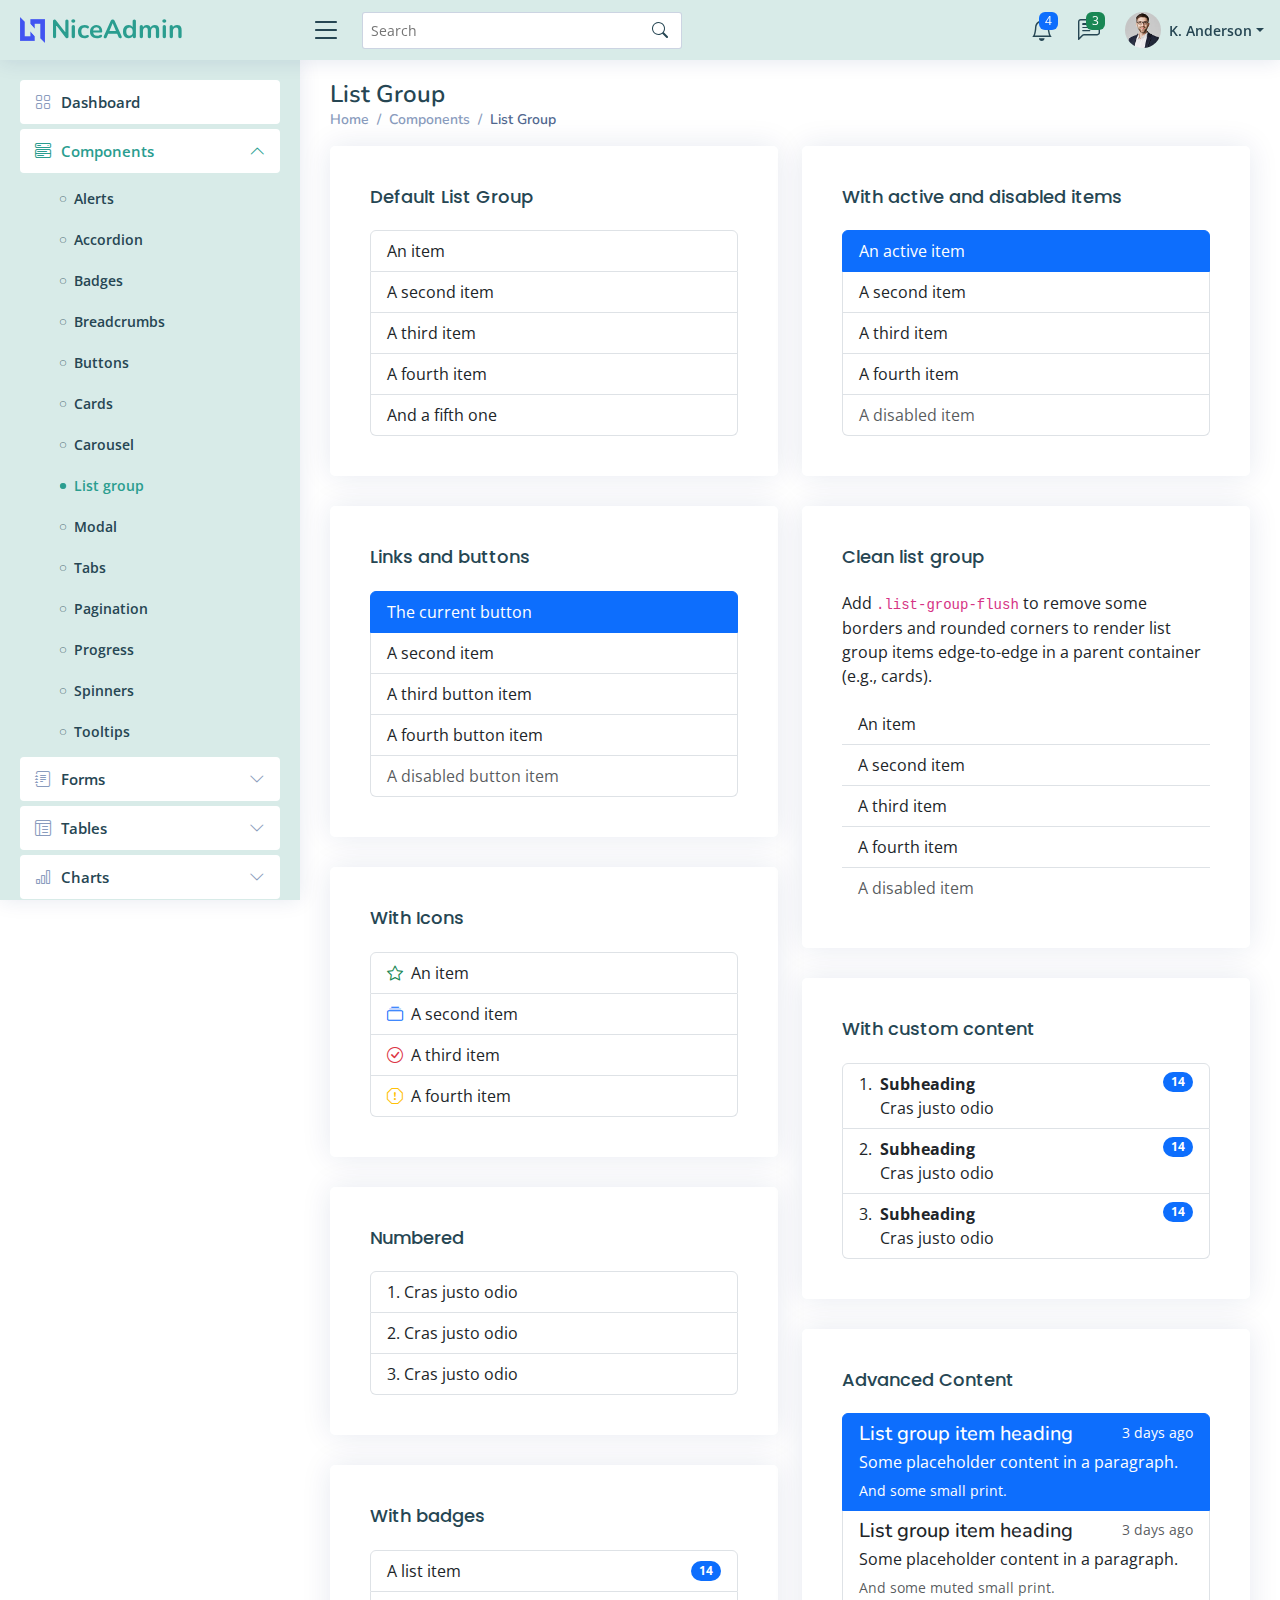
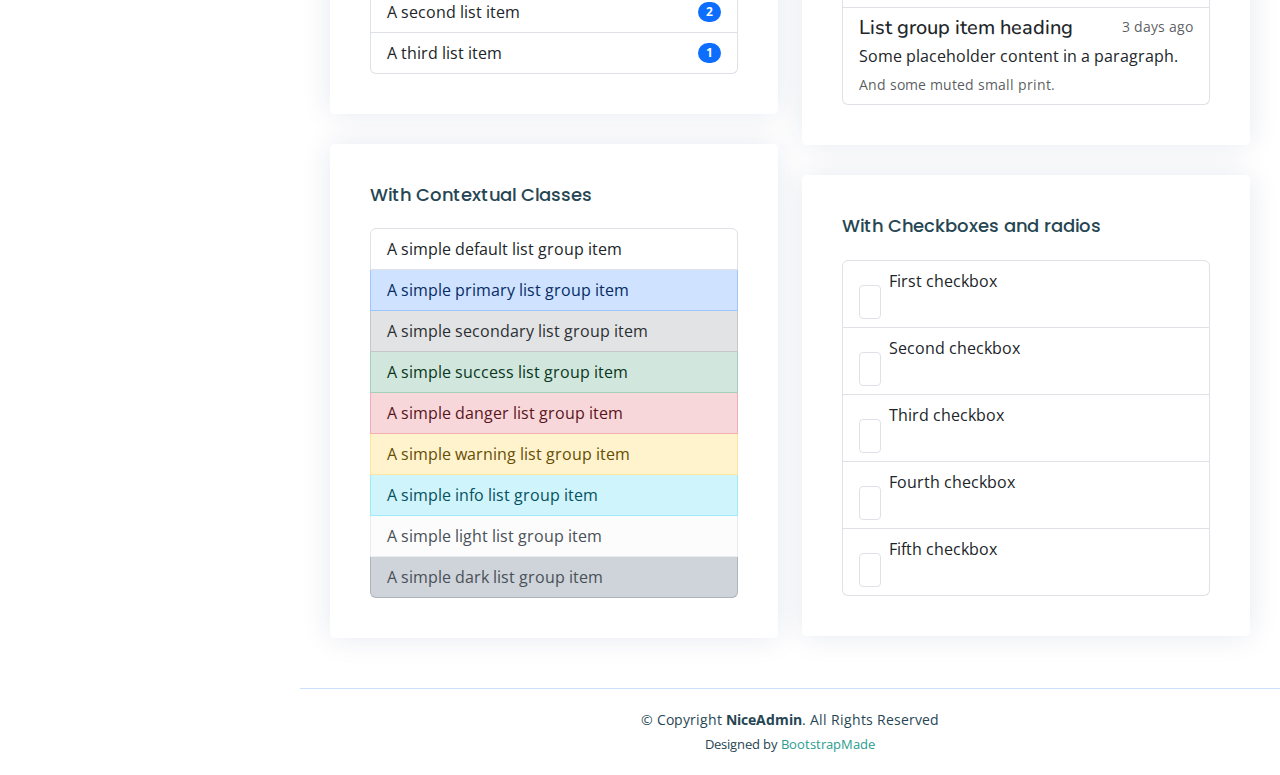
<file: SENASOFT_Front-end/Usuario/components-list-group.html>
<!DOCTYPE html>
<html lang="en">

<head>
  <meta charset="utf-8">
  <meta content="width=device-width, initial-scale=1.0" name="viewport">

  <title>Components / List Group - NiceAdmin Bootstrap Template</title>
  <meta content="" name="description">
  <meta content="" name="keywords">

  <!-- Favicons -->
  <link href="assets/img/favicon.png" rel="icon">
  <link href="assets/img/apple-touch-icon.png" rel="apple-touch-icon">

  <!-- Google Fonts -->
  <link href="https://fonts.gstatic.com" rel="preconnect">
  <link href="https://fonts.googleapis.com/css?family=Open+Sans:300,300i,400,400i,600,600i,700,700i|Nunito:300,300i,400,400i,600,600i,700,700i|Poppins:300,300i,400,400i,500,500i,600,600i,700,700i" rel="stylesheet">

  <!-- Vendor CSS Files -->
  <link href="assets/vendor/bootstrap/css/bootstrap.min.css" rel="stylesheet">
  <link href="assets/vendor/bootstrap-icons/bootstrap-icons.css" rel="stylesheet">
  <link href="assets/vendor/boxicons/css/boxicons.min.css" rel="stylesheet">
  <link href="assets/vendor/quill/quill.snow.css" rel="stylesheet">
  <link href="assets/vendor/quill/quill.bubble.css" rel="stylesheet">
  <link href="assets/vendor/remixicon/remixicon.css" rel="stylesheet">
  <link href="assets/vendor/simple-datatables/style.css" rel="stylesheet">

  <!-- Template Main CSS File -->
  <link href="assets/css/style.css" rel="stylesheet">

  <!-- =======================================================
  * Template Name: NiceAdmin
  * Template URL: https://bootstrapmade.com/nice-admin-bootstrap-admin-html-template/
  * Updated: Apr 20 2024 with Bootstrap v5.3.3
  * Author: BootstrapMade.com
  * License: https://bootstrapmade.com/license/
  ======================================================== -->
</head>

<body>

  <!-- ======= Header ======= -->
  <header id="header" class="header fixed-top d-flex align-items-center">

    <div class="d-flex align-items-center justify-content-between">
      <a href="index.html" class="logo d-flex align-items-center">
        <img src="assets/img/logo.png" alt="">
        <span class="d-none d-lg-block">NiceAdmin</span>
      </a>
      <i class="bi bi-list toggle-sidebar-btn"></i>
    </div><!-- End Logo -->

    <div class="search-bar">
      <form class="search-form d-flex align-items-center" method="POST" action="#">
        <input type="text" name="query" placeholder="Search" title="Enter search keyword">
        <button type="submit" title="Search"><i class="bi bi-search"></i></button>
      </form>
    </div><!-- End Search Bar -->

    <nav class="header-nav ms-auto">
      <ul class="d-flex align-items-center">

        <li class="nav-item d-block d-lg-none">
          <a class="nav-link nav-icon search-bar-toggle " href="#">
            <i class="bi bi-search"></i>
          </a>
        </li><!-- End Search Icon-->

        <li class="nav-item dropdown">

          <a class="nav-link nav-icon" href="#" data-bs-toggle="dropdown">
            <i class="bi bi-bell"></i>
            <span class="badge bg-primary badge-number">4</span>
          </a><!-- End Notification Icon -->

          <ul class="dropdown-menu dropdown-menu-end dropdown-menu-arrow notifications">
            <li class="dropdown-header">
              You have 4 new notifications
              <a href="#"><span class="badge rounded-pill bg-primary p-2 ms-2">View all</span></a>
            </li>
            <li>
              <hr class="dropdown-divider">
            </li>

            <li class="notification-item">
              <i class="bi bi-exclamation-circle text-warning"></i>
              <div>
                <h4>Lorem Ipsum</h4>
                <p>Quae dolorem earum veritatis oditseno</p>
                <p>30 min. ago</p>
              </div>
            </li>

            <li>
              <hr class="dropdown-divider">
            </li>

            <li class="notification-item">
              <i class="bi bi-x-circle text-danger"></i>
              <div>
                <h4>Atque rerum nesciunt</h4>
                <p>Quae dolorem earum veritatis oditseno</p>
                <p>1 hr. ago</p>
              </div>
            </li>

            <li>
              <hr class="dropdown-divider">
            </li>

            <li class="notification-item">
              <i class="bi bi-check-circle text-success"></i>
              <div>
                <h4>Sit rerum fuga</h4>
                <p>Quae dolorem earum veritatis oditseno</p>
                <p>2 hrs. ago</p>
              </div>
            </li>

            <li>
              <hr class="dropdown-divider">
            </li>

            <li class="notification-item">
              <i class="bi bi-info-circle text-primary"></i>
              <div>
                <h4>Dicta reprehenderit</h4>
                <p>Quae dolorem earum veritatis oditseno</p>
                <p>4 hrs. ago</p>
              </div>
            </li>

            <li>
              <hr class="dropdown-divider">
            </li>
            <li class="dropdown-footer">
              <a href="#">Show all notifications</a>
            </li>

          </ul><!-- End Notification Dropdown Items -->

        </li><!-- End Notification Nav -->

        <li class="nav-item dropdown">

          <a class="nav-link nav-icon" href="#" data-bs-toggle="dropdown">
            <i class="bi bi-chat-left-text"></i>
            <span class="badge bg-success badge-number">3</span>
          </a><!-- End Messages Icon -->

          <ul class="dropdown-menu dropdown-menu-end dropdown-menu-arrow messages">
            <li class="dropdown-header">
              You have 3 new messages
              <a href="#"><span class="badge rounded-pill bg-primary p-2 ms-2">View all</span></a>
            </li>
            <li>
              <hr class="dropdown-divider">
            </li>

            <li class="message-item">
              <a href="#">
                <img src="assets/img/messages-1.jpg" alt="" class="rounded-circle">
                <div>
                  <h4>Maria Hudson</h4>
                  <p>Velit asperiores et ducimus soluta repudiandae labore officia est ut...</p>
                  <p>4 hrs. ago</p>
                </div>
              </a>
            </li>
            <li>
              <hr class="dropdown-divider">
            </li>

            <li class="message-item">
              <a href="#">
                <img src="assets/img/messages-2.jpg" alt="" class="rounded-circle">
                <div>
                  <h4>Anna Nelson</h4>
                  <p>Velit asperiores et ducimus soluta repudiandae labore officia est ut...</p>
                  <p>6 hrs. ago</p>
                </div>
              </a>
            </li>
            <li>
              <hr class="dropdown-divider">
            </li>

            <li class="message-item">
              <a href="#">
                <img src="assets/img/messages-3.jpg" alt="" class="rounded-circle">
                <div>
                  <h4>David Muldon</h4>
                  <p>Velit asperiores et ducimus soluta repudiandae labore officia est ut...</p>
                  <p>8 hrs. ago</p>
                </div>
              </a>
            </li>
            <li>
              <hr class="dropdown-divider">
            </li>

            <li class="dropdown-footer">
              <a href="#">Show all messages</a>
            </li>

          </ul><!-- End Messages Dropdown Items -->

        </li><!-- End Messages Nav -->

        <li class="nav-item dropdown pe-3">

          <a class="nav-link nav-profile d-flex align-items-center pe-0" href="#" data-bs-toggle="dropdown">
            <img src="assets/img/profile-img.jpg" alt="Profile" class="rounded-circle">
            <span class="d-none d-md-block dropdown-toggle ps-2">K. Anderson</span>
          </a><!-- End Profile Iamge Icon -->

          <ul class="dropdown-menu dropdown-menu-end dropdown-menu-arrow profile">
            <li class="dropdown-header">
              <h6>Kevin Anderson</h6>
              <span>Web Designer</span>
            </li>
            <li>
              <hr class="dropdown-divider">
            </li>

            <li>
              <a class="dropdown-item d-flex align-items-center" href="users-profile.html">
                <i class="bi bi-person"></i>
                <span>My Profile</span>
              </a>
            </li>
            <li>
              <hr class="dropdown-divider">
            </li>

            <li>
              <a class="dropdown-item d-flex align-items-center" href="users-profile.html">
                <i class="bi bi-gear"></i>
                <span>Account Settings</span>
              </a>
            </li>
            <li>
              <hr class="dropdown-divider">
            </li>

            <li>
              <a class="dropdown-item d-flex align-items-center" href="pages-faq.html">
                <i class="bi bi-question-circle"></i>
                <span>Need Help?</span>
              </a>
            </li>
            <li>
              <hr class="dropdown-divider">
            </li>

            <li>
              <a class="dropdown-item d-flex align-items-center" href="#">
                <i class="bi bi-box-arrow-right"></i>
                <span>Sign Out</span>
              </a>
            </li>

          </ul><!-- End Profile Dropdown Items -->
        </li><!-- End Profile Nav -->

      </ul>
    </nav><!-- End Icons Navigation -->

  </header><!-- End Header -->

  <!-- ======= Sidebar ======= -->
  <aside id="sidebar" class="sidebar">

    <ul class="sidebar-nav" id="sidebar-nav">

      <li class="nav-item">
        <a class="nav-link collapsed" href="index.html">
          <i class="bi bi-grid"></i>
          <span>Dashboard</span>
        </a>
      </li><!-- End Dashboard Nav -->

      <li class="nav-item">
        <a class="nav-link " data-bs-target="#components-nav" data-bs-toggle="collapse" href="#">
          <i class="bi bi-menu-button-wide"></i><span>Components</span><i class="bi bi-chevron-down ms-auto"></i>
        </a>
        <ul id="components-nav" class="nav-content collapse show" data-bs-parent="#sidebar-nav">
          <li>
            <a href="components-alerts.html">
              <i class="bi bi-circle"></i><span>Alerts</span>
            </a>
          </li>
          <li>
            <a href="components-accordion.html">
              <i class="bi bi-circle"></i><span>Accordion</span>
            </a>
          </li>
          <li>
            <a href="components-badges.html">
              <i class="bi bi-circle"></i><span>Badges</span>
            </a>
          </li>
          <li>
            <a href="components-breadcrumbs.html">
              <i class="bi bi-circle"></i><span>Breadcrumbs</span>
            </a>
          </li>
          <li>
            <a href="components-buttons.html">
              <i class="bi bi-circle"></i><span>Buttons</span>
            </a>
          </li>
          <li>
            <a href="components-cards.html">
              <i class="bi bi-circle"></i><span>Cards</span>
            </a>
          </li>
          <li>
            <a href="components-carousel.html">
              <i class="bi bi-circle"></i><span>Carousel</span>
            </a>
          </li>
          <li>
            <a href="components-list-group.html" class="active">
              <i class="bi bi-circle"></i><span>List group</span>
            </a>
          </li>
          <li>
            <a href="components-modal.html">
              <i class="bi bi-circle"></i><span>Modal</span>
            </a>
          </li>
          <li>
            <a href="components-tabs.html">
              <i class="bi bi-circle"></i><span>Tabs</span>
            </a>
          </li>
          <li>
            <a href="components-pagination.html">
              <i class="bi bi-circle"></i><span>Pagination</span>
            </a>
          </li>
          <li>
            <a href="components-progress.html">
              <i class="bi bi-circle"></i><span>Progress</span>
            </a>
          </li>
          <li>
            <a href="components-spinners.html">
              <i class="bi bi-circle"></i><span>Spinners</span>
            </a>
          </li>
          <li>
            <a href="components-tooltips.html">
              <i class="bi bi-circle"></i><span>Tooltips</span>
            </a>
          </li>
        </ul>
      </li><!-- End Components Nav -->

      <li class="nav-item">
        <a class="nav-link collapsed" data-bs-target="#forms-nav" data-bs-toggle="collapse" href="#">
          <i class="bi bi-journal-text"></i><span>Forms</span><i class="bi bi-chevron-down ms-auto"></i>
        </a>
        <ul id="forms-nav" class="nav-content collapse " data-bs-parent="#sidebar-nav">
          <li>
            <a href="forms-elements.html">
              <i class="bi bi-circle"></i><span>Form Elements</span>
            </a>
          </li>
          <li>
            <a href="forms-layouts.html">
              <i class="bi bi-circle"></i><span>Form Layouts</span>
            </a>
          </li>
          <li>
            <a href="forms-editors.html">
              <i class="bi bi-circle"></i><span>Form Editors</span>
            </a>
          </li>
          <li>
            <a href="forms-validation.html">
              <i class="bi bi-circle"></i><span>Form Validation</span>
            </a>
          </li>
        </ul>
      </li><!-- End Forms Nav -->

      <li class="nav-item">
        <a class="nav-link collapsed" data-bs-target="#tables-nav" data-bs-toggle="collapse" href="#">
          <i class="bi bi-layout-text-window-reverse"></i><span>Tables</span><i class="bi bi-chevron-down ms-auto"></i>
        </a>
        <ul id="tables-nav" class="nav-content collapse " data-bs-parent="#sidebar-nav">
          <li>
            <a href="tables-general.html">
              <i class="bi bi-circle"></i><span>General Tables</span>
            </a>
          </li>
          <li>
            <a href="tables-data.html">
              <i class="bi bi-circle"></i><span>Data Tables</span>
            </a>
          </li>
        </ul>
      </li><!-- End Tables Nav -->

      <li class="nav-item">
        <a class="nav-link collapsed" data-bs-target="#charts-nav" data-bs-toggle="collapse" href="#">
          <i class="bi bi-bar-chart"></i><span>Charts</span><i class="bi bi-chevron-down ms-auto"></i>
        </a>
        <ul id="charts-nav" class="nav-content collapse " data-bs-parent="#sidebar-nav">
          <li>
            <a href="charts-chartjs.html">
              <i class="bi bi-circle"></i><span>Chart.js</span>
            </a>
          </li>
          <li>
            <a href="charts-apexcharts.html">
              <i class="bi bi-circle"></i><span>ApexCharts</span>
            </a>
          </li>
          <li>
            <a href="charts-echarts.html">
              <i class="bi bi-circle"></i><span>ECharts</span>
            </a>
          </li>
        </ul>
      </li><!-- End Charts Nav -->

      <li class="nav-item">
        <a class="nav-link collapsed" data-bs-target="#icons-nav" data-bs-toggle="collapse" href="#">
          <i class="bi bi-gem"></i><span>Icons</span><i class="bi bi-chevron-down ms-auto"></i>
        </a>
        <ul id="icons-nav" class="nav-content collapse " data-bs-parent="#sidebar-nav">
          <li>
            <a href="icons-bootstrap.html">
              <i class="bi bi-circle"></i><span>Bootstrap Icons</span>
            </a>
          </li>
          <li>
            <a href="icons-remix.html">
              <i class="bi bi-circle"></i><span>Remix Icons</span>
            </a>
          </li>
          <li>
            <a href="icons-boxicons.html">
              <i class="bi bi-circle"></i><span>Boxicons</span>
            </a>
          </li>
        </ul>
      </li><!-- End Icons Nav -->

      <li class="nav-heading">Pages</li>

      <li class="nav-item">
        <a class="nav-link collapsed" href="users-profile.html">
          <i class="bi bi-person"></i>
          <span>Profile</span>
        </a>
      </li><!-- End Profile Page Nav -->

      <li class="nav-item">
        <a class="nav-link collapsed" href="pages-faq.html">
          <i class="bi bi-question-circle"></i>
          <span>F.A.Q</span>
        </a>
      </li><!-- End F.A.Q Page Nav -->

      <li class="nav-item">
        <a class="nav-link collapsed" href="pages-contact.html">
          <i class="bi bi-envelope"></i>
          <span>Contact</span>
        </a>
      </li><!-- End Contact Page Nav -->

      <li class="nav-item">
        <a class="nav-link collapsed" href="pages-register.html">
          <i class="bi bi-card-list"></i>
          <span>Register</span>
        </a>
      </li><!-- End Register Page Nav -->

      <li class="nav-item">
        <a class="nav-link collapsed" href="pages-login.html">
          <i class="bi bi-box-arrow-in-right"></i>
          <span>Login</span>
        </a>
      </li><!-- End Login Page Nav -->

      <li class="nav-item">
        <a class="nav-link collapsed" href="pages-error-404.html">
          <i class="bi bi-dash-circle"></i>
          <span>Error 404</span>
        </a>
      </li><!-- End Error 404 Page Nav -->

      <li class="nav-item">
        <a class="nav-link collapsed" href="pages-blank.html">
          <i class="bi bi-file-earmark"></i>
          <span>Blank</span>
        </a>
      </li><!-- End Blank Page Nav -->

    </ul>

  </aside><!-- End Sidebar-->

  <main id="main" class="main">

    <div class="pagetitle">
      <h1>List Group</h1>
      <nav>
        <ol class="breadcrumb">
          <li class="breadcrumb-item"><a href="index.html">Home</a></li>
          <li class="breadcrumb-item">Components</li>
          <li class="breadcrumb-item active">List Group</li>
        </ol>
      </nav>
    </div><!-- End Page Title -->

    <section class="section">
      <div class="row">
        <div class="col-lg-6">

          <div class="card">
            <div class="card-body">
              <h5 class="card-title">Default List Group</h5>

              <!-- Default List group -->
              <ul class="list-group">
                <li class="list-group-item">An item</li>
                <li class="list-group-item">A second item</li>
                <li class="list-group-item">A third item</li>
                <li class="list-group-item">A fourth item</li>
                <li class="list-group-item">And a fifth one</li>
              </ul><!-- End Default List group -->

            </div>
          </div>

          <div class="card">
            <div class="card-body">
              <h5 class="card-title">Links and buttons</h5>

              <!-- List group with Links and buttons -->
              <div class="list-group">
                <button type="button" class="list-group-item list-group-item-action active" aria-current="true">
                  The current button
                </button>
                <button type="button" class="list-group-item list-group-item-action">A second item</button>
                <button type="button" class="list-group-item list-group-item-action">A third button item</button>
                <button type="button" class="list-group-item list-group-item-action">A fourth button item</button>
                <button type="button" class="list-group-item list-group-item-action" disabled>A disabled button item</button>
              </div><!-- End List group with Links and buttons -->

            </div>
          </div>

          <div class="card">
            <div class="card-body">
              <h5 class="card-title">With Icons</h5>

              <!-- List group With Icons -->
              <ul class="list-group">
                <li class="list-group-item"><i class="bi bi-star me-1 text-success"></i> An item</li>
                <li class="list-group-item"><i class="bi bi-collection me-1 text-primary"></i> A second item</li>
                <li class="list-group-item"><i class="bi bi-check-circle me-1 text-danger"></i> A third item</li>
                <li class="list-group-item"><i class="bi bi-exclamation-octagon me-1 text-warning"></i> A fourth item</li>
              </ul><!-- End List group With Icons -->

            </div>
          </div>

          <div class="card">
            <div class="card-body">
              <h5 class="card-title">Numbered</h5>

              <!-- List group Numbered -->
              <ol class="list-group list-group-numbered">
                <li class="list-group-item">Cras justo odio</li>
                <li class="list-group-item">Cras justo odio</li>
                <li class="list-group-item">Cras justo odio</li>
              </ol><!-- End List group Numbered -->

            </div>
          </div>

          <div class="card">
            <div class="card-body">
              <h5 class="card-title">With badges</h5>

              <!-- List group With badges -->
              <ul class="list-group">
                <li class="list-group-item d-flex justify-content-between align-items-center">
                  A list item
                  <span class="badge bg-primary rounded-pill">14</span>
                </li>
                <li class="list-group-item d-flex justify-content-between align-items-center">
                  A second list item
                  <span class="badge bg-primary rounded-pill">2</span>
                </li>
                <li class="list-group-item d-flex justify-content-between align-items-center">
                  A third list item
                  <span class="badge bg-primary rounded-pill">1</span>
                </li>
              </ul><!-- End List With badges -->

            </div>
          </div>

          <div class="card">
            <div class="card-body">
              <h5 class="card-title">With Contextual Classes</h5>

              <!-- List group With Contextual classes -->
              <ul class="list-group">
                <li class="list-group-item">A simple default list group item</li>

                <li class="list-group-item list-group-item-primary">A simple primary list group item</li>
                <li class="list-group-item list-group-item-secondary">A simple secondary list group item</li>
                <li class="list-group-item list-group-item-success">A simple success list group item</li>
                <li class="list-group-item list-group-item-danger">A simple danger list group item</li>
                <li class="list-group-item list-group-item-warning">A simple warning list group item</li>
                <li class="list-group-item list-group-item-info">A simple info list group item</li>
                <li class="list-group-item list-group-item-light">A simple light list group item</li>
                <li class="list-group-item list-group-item-dark">A simple dark list group item</li>
              </ul><!-- End List Group With Contextual classes -->

            </div>
          </div>

        </div>

        <div class="col-lg-6">

          <div class="card">
            <div class="card-body">
              <h5 class="card-title">With active and disabled items</h5>

              <!-- List group with active and disabled items -->
              <ul class="list-group">
                <li class="list-group-item active" aria-current="true">An active item</li>
                <li class="list-group-item">A second item</li>
                <li class="list-group-item">A third item</li>
                <li class="list-group-item">A fourth item</li>
                <li class="list-group-item disabled" aria-disabled="true">A disabled item</li>
              </ul><!-- End ist group with active and disabled items -->

            </div>
          </div>

          <div class="card">
            <div class="card-body">
              <h5 class="card-title">Clean list group</h5>
              <p>Add <code>.list-group-flush</code> to remove some borders and rounded corners to render list group items edge-to-edge in a parent container (e.g., cards).</p>

              <!-- List group with active and disabled items -->
              <ul class="list-group list-group-flush">
                <li class="list-group-item">An item</li>
                <li class="list-group-item">A second item</li>
                <li class="list-group-item">A third item</li>
                <li class="list-group-item">A fourth item</li>
                <li class="list-group-item disabled" aria-disabled="true">A disabled item</li>
              </ul><!-- End Clean list group -->

            </div>
          </div>

          <div class="card">
            <div class="card-body">
              <h5 class="card-title">With custom content</h5>

              <!-- List group with custom content -->
              <ol class="list-group list-group-numbered">
                <li class="list-group-item d-flex justify-content-between align-items-start">
                  <div class="ms-2 me-auto">
                    <div class="fw-bold">Subheading</div>
                    Cras justo odio
                  </div>
                  <span class="badge bg-primary rounded-pill">14</span>
                </li>
                <li class="list-group-item d-flex justify-content-between align-items-start">
                  <div class="ms-2 me-auto">
                    <div class="fw-bold">Subheading</div>
                    Cras justo odio
                  </div>
                  <span class="badge bg-primary rounded-pill">14</span>
                </li>
                <li class="list-group-item d-flex justify-content-between align-items-start">
                  <div class="ms-2 me-auto">
                    <div class="fw-bold">Subheading</div>
                    Cras justo odio
                  </div>
                  <span class="badge bg-primary rounded-pill">14</span>
                </li>
              </ol><!-- End with custom content -->

            </div>
          </div>

          <div class="card">
            <div class="card-body">
              <h5 class="card-title">Advanced Content</h5>

              <!-- List group with Advanced Contents -->
              <div class="list-group">
                <a href="#" class="list-group-item list-group-item-action active" aria-current="true">
                  <div class="d-flex w-100 justify-content-between">
                    <h5 class="mb-1">List group item heading</h5>
                    <small>3 days ago</small>
                  </div>
                  <p class="mb-1">Some placeholder content in a paragraph.</p>
                  <small>And some small print.</small>
                </a>
                <a href="#" class="list-group-item list-group-item-action">
                  <div class="d-flex w-100 justify-content-between">
                    <h5 class="mb-1">List group item heading</h5>
                    <small class="text-muted">3 days ago</small>
                  </div>
                  <p class="mb-1">Some placeholder content in a paragraph.</p>
                  <small class="text-muted">And some muted small print.</small>
                </a>
                <a href="#" class="list-group-item list-group-item-action">
                  <div class="d-flex w-100 justify-content-between">
                    <h5 class="mb-1">List group item heading</h5>
                    <small class="text-muted">3 days ago</small>
                  </div>
                  <p class="mb-1">Some placeholder content in a paragraph.</p>
                  <small class="text-muted">And some muted small print.</small>
                </a>
              </div><!-- End List group Advanced Content -->

            </div>
          </div>

          <div class="card">
            <div class="card-body">
              <h5 class="card-title">With Checkboxes and radios</h5>

              <!-- List group With Checkboxes and radios -->
              <ul class="list-group">
                <li class="list-group-item">
                  <input class="form-check-input me-1" type="checkbox" value="" aria-label="...">
                  First checkbox
                </li>
                <li class="list-group-item">
                  <input class="form-check-input me-1" type="checkbox" value="" aria-label="...">
                  Second checkbox
                </li>
                <li class="list-group-item">
                  <input class="form-check-input me-1" type="checkbox" value="" aria-label="...">
                  Third checkbox
                </li>
                <li class="list-group-item">
                  <input class="form-check-input me-1" type="checkbox" value="" aria-label="...">
                  Fourth checkbox
                </li>
                <li class="list-group-item">
                  <input class="form-check-input me-1" type="checkbox" value="" aria-label="...">
                  Fifth checkbox
                </li>
              </ul><!-- End List Checkboxes and radios -->

            </div>
          </div>

        </div>

      </div>
    </section>

  </main><!-- End #main -->

  <!-- ======= Footer ======= -->
  <footer id="footer" class="footer">
    <div class="copyright">
      &copy; Copyright <strong><span>NiceAdmin</span></strong>. All Rights Reserved
    </div>
    <div class="credits">
      <!-- All the links in the footer should remain intact. -->
      <!-- You can delete the links only if you purchased the pro version. -->
      <!-- Licensing information: https://bootstrapmade.com/license/ -->
      <!-- Purchase the pro version with working PHP/AJAX contact form: https://bootstrapmade.com/nice-admin-bootstrap-admin-html-template/ -->
      Designed by <a href="https://bootstrapmade.com/">BootstrapMade</a>
    </div>
  </footer><!-- End Footer -->

  <a href="#" class="back-to-top d-flex align-items-center justify-content-center"><i class="bi bi-arrow-up-short"></i></a>

  <!-- Vendor JS Files -->
  <script src="assets/vendor/apexcharts/apexcharts.min.js"></script>
  <script src="assets/vendor/bootstrap/js/bootstrap.bundle.min.js"></script>
  <script src="assets/vendor/chart.js/chart.umd.js"></script>
  <script src="assets/vendor/echarts/echarts.min.js"></script>
  <script src="assets/vendor/quill/quill.js"></script>
  <script src="assets/vendor/simple-datatables/simple-datatables.js"></script>
  <script src="assets/vendor/tinymce/tinymce.min.js"></script>
  <script src="assets/vendor/php-email-form/validate.js"></script>

  <!-- Template Main JS File -->
  <script src="assets/js/main.js"></script>

</body>

</html>
</file>
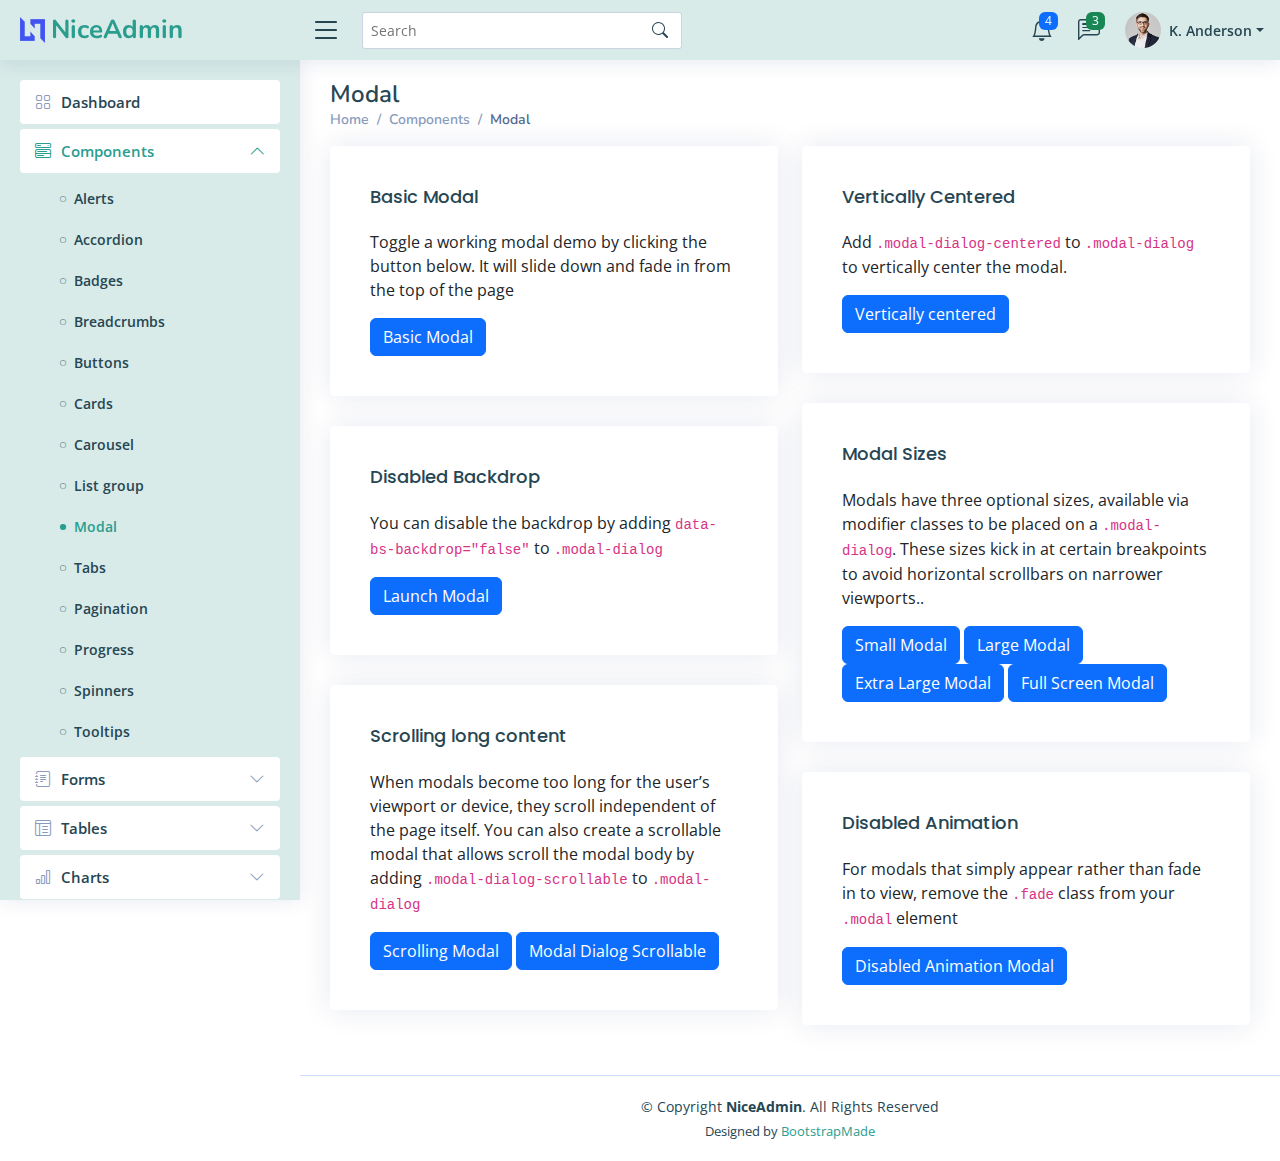
<file: SENASOFT_Front-end/Usuario/components-modal.html>
<!DOCTYPE html>
<html lang="en">

<head>
  <meta charset="utf-8">
  <meta content="width=device-width, initial-scale=1.0" name="viewport">

  <title>Components / Modal - NiceAdmin Bootstrap Template</title>
  <meta content="" name="description">
  <meta content="" name="keywords">

  <!-- Favicons -->
  <link href="assets/img/favicon.png" rel="icon">
  <link href="assets/img/apple-touch-icon.png" rel="apple-touch-icon">

  <!-- Google Fonts -->
  <link href="https://fonts.gstatic.com" rel="preconnect">
  <link href="https://fonts.googleapis.com/css?family=Open+Sans:300,300i,400,400i,600,600i,700,700i|Nunito:300,300i,400,400i,600,600i,700,700i|Poppins:300,300i,400,400i,500,500i,600,600i,700,700i" rel="stylesheet">

  <!-- Vendor CSS Files -->
  <link href="assets/vendor/bootstrap/css/bootstrap.min.css" rel="stylesheet">
  <link href="assets/vendor/bootstrap-icons/bootstrap-icons.css" rel="stylesheet">
  <link href="assets/vendor/boxicons/css/boxicons.min.css" rel="stylesheet">
  <link href="assets/vendor/quill/quill.snow.css" rel="stylesheet">
  <link href="assets/vendor/quill/quill.bubble.css" rel="stylesheet">
  <link href="assets/vendor/remixicon/remixicon.css" rel="stylesheet">
  <link href="assets/vendor/simple-datatables/style.css" rel="stylesheet">

  <!-- Template Main CSS File -->
  <link href="assets/css/style.css" rel="stylesheet">

  <!-- =======================================================
  * Template Name: NiceAdmin
  * Template URL: https://bootstrapmade.com/nice-admin-bootstrap-admin-html-template/
  * Updated: Apr 20 2024 with Bootstrap v5.3.3
  * Author: BootstrapMade.com
  * License: https://bootstrapmade.com/license/
  ======================================================== -->
</head>

<body>

  <!-- ======= Header ======= -->
  <header id="header" class="header fixed-top d-flex align-items-center">

    <div class="d-flex align-items-center justify-content-between">
      <a href="index.html" class="logo d-flex align-items-center">
        <img src="assets/img/logo.png" alt="">
        <span class="d-none d-lg-block">NiceAdmin</span>
      </a>
      <i class="bi bi-list toggle-sidebar-btn"></i>
    </div><!-- End Logo -->

    <div class="search-bar">
      <form class="search-form d-flex align-items-center" method="POST" action="#">
        <input type="text" name="query" placeholder="Search" title="Enter search keyword">
        <button type="submit" title="Search"><i class="bi bi-search"></i></button>
      </form>
    </div><!-- End Search Bar -->

    <nav class="header-nav ms-auto">
      <ul class="d-flex align-items-center">

        <li class="nav-item d-block d-lg-none">
          <a class="nav-link nav-icon search-bar-toggle " href="#">
            <i class="bi bi-search"></i>
          </a>
        </li><!-- End Search Icon-->

        <li class="nav-item dropdown">

          <a class="nav-link nav-icon" href="#" data-bs-toggle="dropdown">
            <i class="bi bi-bell"></i>
            <span class="badge bg-primary badge-number">4</span>
          </a><!-- End Notification Icon -->

          <ul class="dropdown-menu dropdown-menu-end dropdown-menu-arrow notifications">
            <li class="dropdown-header">
              You have 4 new notifications
              <a href="#"><span class="badge rounded-pill bg-primary p-2 ms-2">View all</span></a>
            </li>
            <li>
              <hr class="dropdown-divider">
            </li>

            <li class="notification-item">
              <i class="bi bi-exclamation-circle text-warning"></i>
              <div>
                <h4>Lorem Ipsum</h4>
                <p>Quae dolorem earum veritatis oditseno</p>
                <p>30 min. ago</p>
              </div>
            </li>

            <li>
              <hr class="dropdown-divider">
            </li>

            <li class="notification-item">
              <i class="bi bi-x-circle text-danger"></i>
              <div>
                <h4>Atque rerum nesciunt</h4>
                <p>Quae dolorem earum veritatis oditseno</p>
                <p>1 hr. ago</p>
              </div>
            </li>

            <li>
              <hr class="dropdown-divider">
            </li>

            <li class="notification-item">
              <i class="bi bi-check-circle text-success"></i>
              <div>
                <h4>Sit rerum fuga</h4>
                <p>Quae dolorem earum veritatis oditseno</p>
                <p>2 hrs. ago</p>
              </div>
            </li>

            <li>
              <hr class="dropdown-divider">
            </li>

            <li class="notification-item">
              <i class="bi bi-info-circle text-primary"></i>
              <div>
                <h4>Dicta reprehenderit</h4>
                <p>Quae dolorem earum veritatis oditseno</p>
                <p>4 hrs. ago</p>
              </div>
            </li>

            <li>
              <hr class="dropdown-divider">
            </li>
            <li class="dropdown-footer">
              <a href="#">Show all notifications</a>
            </li>

          </ul><!-- End Notification Dropdown Items -->

        </li><!-- End Notification Nav -->

        <li class="nav-item dropdown">

          <a class="nav-link nav-icon" href="#" data-bs-toggle="dropdown">
            <i class="bi bi-chat-left-text"></i>
            <span class="badge bg-success badge-number">3</span>
          </a><!-- End Messages Icon -->

          <ul class="dropdown-menu dropdown-menu-end dropdown-menu-arrow messages">
            <li class="dropdown-header">
              You have 3 new messages
              <a href="#"><span class="badge rounded-pill bg-primary p-2 ms-2">View all</span></a>
            </li>
            <li>
              <hr class="dropdown-divider">
            </li>

            <li class="message-item">
              <a href="#">
                <img src="assets/img/messages-1.jpg" alt="" class="rounded-circle">
                <div>
                  <h4>Maria Hudson</h4>
                  <p>Velit asperiores et ducimus soluta repudiandae labore officia est ut...</p>
                  <p>4 hrs. ago</p>
                </div>
              </a>
            </li>
            <li>
              <hr class="dropdown-divider">
            </li>

            <li class="message-item">
              <a href="#">
                <img src="assets/img/messages-2.jpg" alt="" class="rounded-circle">
                <div>
                  <h4>Anna Nelson</h4>
                  <p>Velit asperiores et ducimus soluta repudiandae labore officia est ut...</p>
                  <p>6 hrs. ago</p>
                </div>
              </a>
            </li>
            <li>
              <hr class="dropdown-divider">
            </li>

            <li class="message-item">
              <a href="#">
                <img src="assets/img/messages-3.jpg" alt="" class="rounded-circle">
                <div>
                  <h4>David Muldon</h4>
                  <p>Velit asperiores et ducimus soluta repudiandae labore officia est ut...</p>
                  <p>8 hrs. ago</p>
                </div>
              </a>
            </li>
            <li>
              <hr class="dropdown-divider">
            </li>

            <li class="dropdown-footer">
              <a href="#">Show all messages</a>
            </li>

          </ul><!-- End Messages Dropdown Items -->

        </li><!-- End Messages Nav -->

        <li class="nav-item dropdown pe-3">

          <a class="nav-link nav-profile d-flex align-items-center pe-0" href="#" data-bs-toggle="dropdown">
            <img src="assets/img/profile-img.jpg" alt="Profile" class="rounded-circle">
            <span class="d-none d-md-block dropdown-toggle ps-2">K. Anderson</span>
          </a><!-- End Profile Iamge Icon -->

          <ul class="dropdown-menu dropdown-menu-end dropdown-menu-arrow profile">
            <li class="dropdown-header">
              <h6>Kevin Anderson</h6>
              <span>Web Designer</span>
            </li>
            <li>
              <hr class="dropdown-divider">
            </li>

            <li>
              <a class="dropdown-item d-flex align-items-center" href="users-profile.html">
                <i class="bi bi-person"></i>
                <span>My Profile</span>
              </a>
            </li>
            <li>
              <hr class="dropdown-divider">
            </li>

            <li>
              <a class="dropdown-item d-flex align-items-center" href="users-profile.html">
                <i class="bi bi-gear"></i>
                <span>Account Settings</span>
              </a>
            </li>
            <li>
              <hr class="dropdown-divider">
            </li>

            <li>
              <a class="dropdown-item d-flex align-items-center" href="pages-faq.html">
                <i class="bi bi-question-circle"></i>
                <span>Need Help?</span>
              </a>
            </li>
            <li>
              <hr class="dropdown-divider">
            </li>

            <li>
              <a class="dropdown-item d-flex align-items-center" href="#">
                <i class="bi bi-box-arrow-right"></i>
                <span>Sign Out</span>
              </a>
            </li>

          </ul><!-- End Profile Dropdown Items -->
        </li><!-- End Profile Nav -->

      </ul>
    </nav><!-- End Icons Navigation -->

  </header><!-- End Header -->

  <!-- ======= Sidebar ======= -->
  <aside id="sidebar" class="sidebar">

    <ul class="sidebar-nav" id="sidebar-nav">

      <li class="nav-item">
        <a class="nav-link collapsed" href="index.html">
          <i class="bi bi-grid"></i>
          <span>Dashboard</span>
        </a>
      </li><!-- End Dashboard Nav -->

      <li class="nav-item">
        <a class="nav-link " data-bs-target="#components-nav" data-bs-toggle="collapse" href="#">
          <i class="bi bi-menu-button-wide"></i><span>Components</span><i class="bi bi-chevron-down ms-auto"></i>
        </a>
        <ul id="components-nav" class="nav-content collapse show" data-bs-parent="#sidebar-nav">
          <li>
            <a href="components-alerts.html">
              <i class="bi bi-circle"></i><span>Alerts</span>
            </a>
          </li>
          <li>
            <a href="components-accordion.html">
              <i class="bi bi-circle"></i><span>Accordion</span>
            </a>
          </li>
          <li>
            <a href="components-badges.html">
              <i class="bi bi-circle"></i><span>Badges</span>
            </a>
          </li>
          <li>
            <a href="components-breadcrumbs.html">
              <i class="bi bi-circle"></i><span>Breadcrumbs</span>
            </a>
          </li>
          <li>
            <a href="components-buttons.html">
              <i class="bi bi-circle"></i><span>Buttons</span>
            </a>
          </li>
          <li>
            <a href="components-cards.html">
              <i class="bi bi-circle"></i><span>Cards</span>
            </a>
          </li>
          <li>
            <a href="components-carousel.html">
              <i class="bi bi-circle"></i><span>Carousel</span>
            </a>
          </li>
          <li>
            <a href="components-list-group.html">
              <i class="bi bi-circle"></i><span>List group</span>
            </a>
          </li>
          <li>
            <a href="components-modal.html" class="active">
              <i class="bi bi-circle"></i><span>Modal</span>
            </a>
          </li>
          <li>
            <a href="components-tabs.html">
              <i class="bi bi-circle"></i><span>Tabs</span>
            </a>
          </li>
          <li>
            <a href="components-pagination.html">
              <i class="bi bi-circle"></i><span>Pagination</span>
            </a>
          </li>
          <li>
            <a href="components-progress.html">
              <i class="bi bi-circle"></i><span>Progress</span>
            </a>
          </li>
          <li>
            <a href="components-spinners.html">
              <i class="bi bi-circle"></i><span>Spinners</span>
            </a>
          </li>
          <li>
            <a href="components-tooltips.html">
              <i class="bi bi-circle"></i><span>Tooltips</span>
            </a>
          </li>
        </ul>
      </li><!-- End Components Nav -->

      <li class="nav-item">
        <a class="nav-link collapsed" data-bs-target="#forms-nav" data-bs-toggle="collapse" href="#">
          <i class="bi bi-journal-text"></i><span>Forms</span><i class="bi bi-chevron-down ms-auto"></i>
        </a>
        <ul id="forms-nav" class="nav-content collapse " data-bs-parent="#sidebar-nav">
          <li>
            <a href="forms-elements.html">
              <i class="bi bi-circle"></i><span>Form Elements</span>
            </a>
          </li>
          <li>
            <a href="forms-layouts.html">
              <i class="bi bi-circle"></i><span>Form Layouts</span>
            </a>
          </li>
          <li>
            <a href="forms-editors.html">
              <i class="bi bi-circle"></i><span>Form Editors</span>
            </a>
          </li>
          <li>
            <a href="forms-validation.html">
              <i class="bi bi-circle"></i><span>Form Validation</span>
            </a>
          </li>
        </ul>
      </li><!-- End Forms Nav -->

      <li class="nav-item">
        <a class="nav-link collapsed" data-bs-target="#tables-nav" data-bs-toggle="collapse" href="#">
          <i class="bi bi-layout-text-window-reverse"></i><span>Tables</span><i class="bi bi-chevron-down ms-auto"></i>
        </a>
        <ul id="tables-nav" class="nav-content collapse " data-bs-parent="#sidebar-nav">
          <li>
            <a href="tables-general.html">
              <i class="bi bi-circle"></i><span>General Tables</span>
            </a>
          </li>
          <li>
            <a href="tables-data.html">
              <i class="bi bi-circle"></i><span>Data Tables</span>
            </a>
          </li>
        </ul>
      </li><!-- End Tables Nav -->

      <li class="nav-item">
        <a class="nav-link collapsed" data-bs-target="#charts-nav" data-bs-toggle="collapse" href="#">
          <i class="bi bi-bar-chart"></i><span>Charts</span><i class="bi bi-chevron-down ms-auto"></i>
        </a>
        <ul id="charts-nav" class="nav-content collapse " data-bs-parent="#sidebar-nav">
          <li>
            <a href="charts-chartjs.html">
              <i class="bi bi-circle"></i><span>Chart.js</span>
            </a>
          </li>
          <li>
            <a href="charts-apexcharts.html">
              <i class="bi bi-circle"></i><span>ApexCharts</span>
            </a>
          </li>
          <li>
            <a href="charts-echarts.html">
              <i class="bi bi-circle"></i><span>ECharts</span>
            </a>
          </li>
        </ul>
      </li><!-- End Charts Nav -->

      <li class="nav-item">
        <a class="nav-link collapsed" data-bs-target="#icons-nav" data-bs-toggle="collapse" href="#">
          <i class="bi bi-gem"></i><span>Icons</span><i class="bi bi-chevron-down ms-auto"></i>
        </a>
        <ul id="icons-nav" class="nav-content collapse " data-bs-parent="#sidebar-nav">
          <li>
            <a href="icons-bootstrap.html">
              <i class="bi bi-circle"></i><span>Bootstrap Icons</span>
            </a>
          </li>
          <li>
            <a href="icons-remix.html">
              <i class="bi bi-circle"></i><span>Remix Icons</span>
            </a>
          </li>
          <li>
            <a href="icons-boxicons.html">
              <i class="bi bi-circle"></i><span>Boxicons</span>
            </a>
          </li>
        </ul>
      </li><!-- End Icons Nav -->

      <li class="nav-heading">Pages</li>

      <li class="nav-item">
        <a class="nav-link collapsed" href="users-profile.html">
          <i class="bi bi-person"></i>
          <span>Profile</span>
        </a>
      </li><!-- End Profile Page Nav -->

      <li class="nav-item">
        <a class="nav-link collapsed" href="pages-faq.html">
          <i class="bi bi-question-circle"></i>
          <span>F.A.Q</span>
        </a>
      </li><!-- End F.A.Q Page Nav -->

      <li class="nav-item">
        <a class="nav-link collapsed" href="pages-contact.html">
          <i class="bi bi-envelope"></i>
          <span>Contact</span>
        </a>
      </li><!-- End Contact Page Nav -->

      <li class="nav-item">
        <a class="nav-link collapsed" href="pages-register.html">
          <i class="bi bi-card-list"></i>
          <span>Register</span>
        </a>
      </li><!-- End Register Page Nav -->

      <li class="nav-item">
        <a class="nav-link collapsed" href="pages-login.html">
          <i class="bi bi-box-arrow-in-right"></i>
          <span>Login</span>
        </a>
      </li><!-- End Login Page Nav -->

      <li class="nav-item">
        <a class="nav-link collapsed" href="pages-error-404.html">
          <i class="bi bi-dash-circle"></i>
          <span>Error 404</span>
        </a>
      </li><!-- End Error 404 Page Nav -->

      <li class="nav-item">
        <a class="nav-link collapsed" href="pages-blank.html">
          <i class="bi bi-file-earmark"></i>
          <span>Blank</span>
        </a>
      </li><!-- End Blank Page Nav -->

    </ul>

  </aside><!-- End Sidebar-->

  <main id="main" class="main">

    <div class="pagetitle">
      <h1>Modal</h1>
      <nav>
        <ol class="breadcrumb">
          <li class="breadcrumb-item"><a href="index.html">Home</a></li>
          <li class="breadcrumb-item">Components</li>
          <li class="breadcrumb-item active">Modal</li>
        </ol>
      </nav>
    </div><!-- End Page Title -->

    <section class="section">
      <div class="row">
        <div class="col-lg-6">

          <div class="card">
            <div class="card-body">
              <h5 class="card-title">Basic Modal</h5>
              <p>Toggle a working modal demo by clicking the button below. It will slide down and fade in from the top of the page</p>

              <!-- Basic Modal -->
              <button type="button" class="btn btn-primary" data-bs-toggle="modal" data-bs-target="#basicModal">
                Basic Modal
              </button>
              <div class="modal fade" id="basicModal" tabindex="-1">
                <div class="modal-dialog">
                  <div class="modal-content">
                    <div class="modal-header">
                      <h5 class="modal-title">Basic Modal</h5>
                      <button type="button" class="btn-close" data-bs-dismiss="modal" aria-label="Close"></button>
                    </div>
                    <div class="modal-body">
                      Non omnis incidunt qui sed occaecati magni asperiores est mollitia. Soluta at et reprehenderit. Placeat autem numquam et fuga numquam. Tempora in facere consequatur sit dolor ipsum. Consequatur nemo amet incidunt est facilis. Dolorem neque recusandae quo sit molestias sint dignissimos.
                    </div>
                    <div class="modal-footer">
                      <button type="button" class="btn btn-secondary" data-bs-dismiss="modal">Close</button>
                      <button type="button" class="btn btn-primary">Save changes</button>
                    </div>
                  </div>
                </div>
              </div><!-- End Basic Modal-->

            </div>
          </div>

          <div class="card">
            <div class="card-body">
              <h5 class="card-title">Disabled Backdrop</h5>
              <p>You can disable the backdrop by adding <code>data-bs-backdrop="false"</code> to <code>.modal-dialog</code></p>

              <!-- Disabled Backdrop Modal -->
              <button type="button" class="btn btn-primary" data-bs-toggle="modal" data-bs-target="#disablebackdrop">
                Launch Modal
              </button>
              <div class="modal fade" id="disablebackdrop" tabindex="-1" data-bs-backdrop="false">
                <div class="modal-dialog">
                  <div class="modal-content">
                    <div class="modal-header">
                      <h5 class="modal-title">Disabled Backdrop</h5>
                      <button type="button" class="btn-close" data-bs-dismiss="modal" aria-label="Close"></button>
                    </div>
                    <div class="modal-body">
                      Non omnis incidunt qui sed occaecati magni asperiores est mollitia. Soluta at et reprehenderit. Placeat autem numquam et fuga numquam. Tempora in facere consequatur sit dolor ipsum. Consequatur nemo amet incidunt est facilis. Dolorem neque recusandae quo sit molestias sint dignissimos.
                    </div>
                    <div class="modal-footer">
                      <button type="button" class="btn btn-secondary" data-bs-dismiss="modal">Close</button>
                      <button type="button" class="btn btn-primary">Save changes</button>
                    </div>
                  </div>
                </div>
              </div><!-- End Disabled Backdrop Modal-->

            </div>
          </div>

          <div class="card">
            <div class="card-body">
              <h5 class="card-title">Scrolling long content</h5>
              <p>When modals become too long for the user’s viewport or device, they scroll independent of the page itself. You can also create a scrollable modal that allows scroll the modal body by adding <code>.modal-dialog-scrollable</code> to <code>.modal-dialog</code></p>

              <!-- Scrolling Modal -->
              <button type="button" class="btn btn-primary" data-bs-toggle="modal" data-bs-target="#scrollingModal">
                Scrolling Modal
              </button>
              <div class="modal fade" id="scrollingModal" tabindex="-1">
                <div class="modal-dialog">
                  <div class="modal-content">
                    <div class="modal-header">
                      <h5 class="modal-title">Scrolling Modal</h5>
                      <button type="button" class="btn-close" data-bs-dismiss="modal" aria-label="Close"></button>
                    </div>
                    <div class="modal-body" style="min-height: 1500px;">
                      Non omnis incidunt qui sed occaecati magni asperiores est mollitia. Soluta at et reprehenderit. Placeat autem numquam et fuga numquam. Tempora in facere consequatur sit dolor ipsum. Consequatur nemo amet incidunt est facilis. Dolorem neque recusandae quo sit molestias sint dignissimos.
                    </div>
                    <div class="modal-footer">
                      <button type="button" class="btn btn-secondary" data-bs-dismiss="modal">Close</button>
                      <button type="button" class="btn btn-primary">Save changes</button>
                    </div>
                  </div>
                </div>
              </div><!-- End Scrolling Modal-->

              <!-- Modal Dialog Scrollable -->
              <button type="button" class="btn btn-primary" data-bs-toggle="modal" data-bs-target="#modalDialogScrollable">
                Modal Dialog Scrollable
              </button>
              <div class="modal fade" id="modalDialogScrollable" tabindex="-1">
                <div class="modal-dialog modal-dialog-scrollable">
                  <div class="modal-content">
                    <div class="modal-header">
                      <h5 class="modal-title">Modal Dialog Scrollable</h5>
                      <button type="button" class="btn-close" data-bs-dismiss="modal" aria-label="Close"></button>
                    </div>
                    <div class="modal-body">
                      Non omnis incidunt qui sed occaecati magni asperiores est mollitia. Soluta at et reprehenderit. Placeat autem numquam et fuga numquam. Tempora in facere consequatur sit dolor ipsum. Consequatur nemo amet incidunt est facilis. Dolorem neque recusandae quo sit molestias sint dignissimos.
                      <br><br><br><br><br><br><br><br><br><br><br><br><br><br><br><br><br><br><br><br><br><br><br><br><br><br><br><br><br><br><br><br><br><br><br><br><br><br><br><br>
                      This content should appear at the bottom after you scroll.
                    </div>
                    <div class="modal-footer">
                      <button type="button" class="btn btn-secondary" data-bs-dismiss="modal">Close</button>
                      <button type="button" class="btn btn-primary">Save changes</button>
                    </div>
                  </div>
                </div>
              </div><!-- End Modal Dialog Scrollable-->

            </div>
          </div>

        </div>

        <div class="col-lg-6">

          <div class="card">
            <div class="card-body">
              <h5 class="card-title">Vertically Centered</h5>
              <p>Add <code>.modal-dialog-centered</code> to <code>.modal-dialog</code> to vertically center the modal.</p>

              <!-- Vertically centered Modal -->
              <button type="button" class="btn btn-primary" data-bs-toggle="modal" data-bs-target="#verticalycentered">
                Vertically centered
              </button>
              <div class="modal fade" id="verticalycentered" tabindex="-1">
                <div class="modal-dialog modal-dialog-centered">
                  <div class="modal-content">
                    <div class="modal-header">
                      <h5 class="modal-title">Vertically Centered</h5>
                      <button type="button" class="btn-close" data-bs-dismiss="modal" aria-label="Close"></button>
                    </div>
                    <div class="modal-body">
                      Non omnis incidunt qui sed occaecati magni asperiores est mollitia. Soluta at et reprehenderit. Placeat autem numquam et fuga numquam. Tempora in facere consequatur sit dolor ipsum. Consequatur nemo amet incidunt est facilis. Dolorem neque recusandae quo sit molestias sint dignissimos.
                    </div>
                    <div class="modal-footer">
                      <button type="button" class="btn btn-secondary" data-bs-dismiss="modal">Close</button>
                      <button type="button" class="btn btn-primary">Save changes</button>
                    </div>
                  </div>
                </div>
              </div><!-- End Vertically centered Modal-->

            </div>
          </div>

          <div class="card">
            <div class="card-body">
              <h5 class="card-title">Modal Sizes</h5>
              <p>Modals have three optional sizes, available via modifier classes to be placed on a <code>.modal-dialog</code>. These sizes kick in at certain breakpoints to avoid horizontal scrollbars on narrower viewports..</p>

              <!-- Small Modal -->
              <button type="button" class="btn btn-primary" data-bs-toggle="modal" data-bs-target="#smallModal">
                Small Modal
              </button>

              <div class="modal fade" id="smallModal" tabindex="-1">
                <div class="modal-dialog modal-sm">
                  <div class="modal-content">
                    <div class="modal-header">
                      <h5 class="modal-title">Small Modal</h5>
                      <button type="button" class="btn-close" data-bs-dismiss="modal" aria-label="Close"></button>
                    </div>
                    <div class="modal-body">
                      Non omnis incidunt qui sed occaecati magni asperiores est mollitia. Soluta at et reprehenderit. Placeat autem numquam et fuga numquam. Tempora in facere consequatur sit dolor ipsum. Consequatur nemo amet incidunt est facilis. Dolorem neque recusandae quo sit molestias sint dignissimos.
                    </div>
                    <div class="modal-footer">
                      <button type="button" class="btn btn-secondary" data-bs-dismiss="modal">Close</button>
                      <button type="button" class="btn btn-primary">Save changes</button>
                    </div>
                  </div>
                </div>
              </div><!-- End Small Modal-->

              <!-- Large Modal -->
              <button type="button" class="btn btn-primary" data-bs-toggle="modal" data-bs-target="#largeModal">
                Large Modal
              </button>

              <div class="modal fade" id="largeModal" tabindex="-1">
                <div class="modal-dialog modal-lg">
                  <div class="modal-content">
                    <div class="modal-header">
                      <h5 class="modal-title">Large Modal</h5>
                      <button type="button" class="btn-close" data-bs-dismiss="modal" aria-label="Close"></button>
                    </div>
                    <div class="modal-body">
                      Non omnis incidunt qui sed occaecati magni asperiores est mollitia. Soluta at et reprehenderit. Placeat autem numquam et fuga numquam. Tempora in facere consequatur sit dolor ipsum. Consequatur nemo amet incidunt est facilis. Dolorem neque recusandae quo sit molestias sint dignissimos.
                    </div>
                    <div class="modal-footer">
                      <button type="button" class="btn btn-secondary" data-bs-dismiss="modal">Close</button>
                      <button type="button" class="btn btn-primary">Save changes</button>
                    </div>
                  </div>
                </div>
              </div><!-- End Large Modal-->

              <!-- Extra Large Modal -->
              <button type="button" class="btn btn-primary" data-bs-toggle="modal" data-bs-target="#ExtralargeModal">
                Extra Large Modal
              </button>

              <div class="modal fade" id="ExtralargeModal" tabindex="-1">
                <div class="modal-dialog modal-xl">
                  <div class="modal-content">
                    <div class="modal-header">
                      <h5 class="modal-title">Extra Large Modal</h5>
                      <button type="button" class="btn-close" data-bs-dismiss="modal" aria-label="Close"></button>
                    </div>
                    <div class="modal-body">
                      Non omnis incidunt qui sed occaecati magni asperiores est mollitia. Soluta at et reprehenderit. Placeat autem numquam et fuga numquam. Tempora in facere consequatur sit dolor ipsum. Consequatur nemo amet incidunt est facilis. Dolorem neque recusandae quo sit molestias sint dignissimos.
                    </div>
                    <div class="modal-footer">
                      <button type="button" class="btn btn-secondary" data-bs-dismiss="modal">Close</button>
                      <button type="button" class="btn btn-primary">Save changes</button>
                    </div>
                  </div>
                </div>
              </div><!-- End Extra Large Modal-->

              <!-- Full Screen Modal -->
              <button type="button" class="btn btn-primary" data-bs-toggle="modal" data-bs-target="#fullscreenModal">
                Full Screen Modal
              </button>

              <div class="modal fade" id="fullscreenModal" tabindex="-1">
                <div class="modal-dialog modal-fullscreen">
                  <div class="modal-content">
                    <div class="modal-header">
                      <h5 class="modal-title">Full Screen Modal</h5>
                      <button type="button" class="btn-close" data-bs-dismiss="modal" aria-label="Close"></button>
                    </div>
                    <div class="modal-body">
                      Non omnis incidunt qui sed occaecati magni asperiores est mollitia. Soluta at et reprehenderit. Placeat autem numquam et fuga numquam. Tempora in facere consequatur sit dolor ipsum. Consequatur nemo amet incidunt est facilis. Dolorem neque recusandae quo sit molestias sint dignissimos.
                    </div>
                    <div class="modal-footer">
                      <button type="button" class="btn btn-secondary" data-bs-dismiss="modal">Close</button>
                      <button type="button" class="btn btn-primary">Save changes</button>
                    </div>
                  </div>
                </div>
              </div><!-- End Full Screen Modal-->

            </div>
          </div>

          <div class="card">
            <div class="card-body">
              <h5 class="card-title">Disabled Animation</h5>
              <p>For modals that simply appear rather than fade in to view, remove the <code>.fade</code> class from your <code>.modal</code> element </p>

              <!-- Disabled Animation Modal -->
              <button type="button" class="btn btn-primary" data-bs-toggle="modal" data-bs-target="#disabledAnimation">
                Disabled Animation Modal
              </button>
              <div class="modal" id="disabledAnimation" tabindex="-1">
                <div class="modal-dialog">
                  <div class="modal-content">
                    <div class="modal-header">
                      <h5 class="modal-title">Disabled Animation Modal</h5>
                      <button type="button" class="btn-close" data-bs-dismiss="modal" aria-label="Close"></button>
                    </div>
                    <div class="modal-body">
                      Non omnis incidunt qui sed occaecati magni asperiores est mollitia. Soluta at et reprehenderit. Placeat autem numquam et fuga numquam. Tempora in facere consequatur sit dolor ipsum. Consequatur nemo amet incidunt est facilis. Dolorem neque recusandae quo sit molestias sint dignissimos.
                    </div>
                    <div class="modal-footer">
                      <button type="button" class="btn btn-secondary" data-bs-dismiss="modal">Close</button>
                      <button type="button" class="btn btn-primary">Save changes</button>
                    </div>
                  </div>
                </div>
              </div><!-- End Disabled Animation Modal-->

            </div>
          </div>

        </div>
      </div>
    </section>

  </main><!-- End #main -->

  <!-- ======= Footer ======= -->
  <footer id="footer" class="footer">
    <div class="copyright">
      &copy; Copyright <strong><span>NiceAdmin</span></strong>. All Rights Reserved
    </div>
    <div class="credits">
      <!-- All the links in the footer should remain intact. -->
      <!-- You can delete the links only if you purchased the pro version. -->
      <!-- Licensing information: https://bootstrapmade.com/license/ -->
      <!-- Purchase the pro version with working PHP/AJAX contact form: https://bootstrapmade.com/nice-admin-bootstrap-admin-html-template/ -->
      Designed by <a href="https://bootstrapmade.com/">BootstrapMade</a>
    </div>
  </footer><!-- End Footer -->

  <a href="#" class="back-to-top d-flex align-items-center justify-content-center"><i class="bi bi-arrow-up-short"></i></a>

  <!-- Vendor JS Files -->
  <script src="assets/vendor/apexcharts/apexcharts.min.js"></script>
  <script src="assets/vendor/bootstrap/js/bootstrap.bundle.min.js"></script>
  <script src="assets/vendor/chart.js/chart.umd.js"></script>
  <script src="assets/vendor/echarts/echarts.min.js"></script>
  <script src="assets/vendor/quill/quill.js"></script>
  <script src="assets/vendor/simple-datatables/simple-datatables.js"></script>
  <script src="assets/vendor/tinymce/tinymce.min.js"></script>
  <script src="assets/vendor/php-email-form/validate.js"></script>

  <!-- Template Main JS File -->
  <script src="assets/js/main.js"></script>

</body>

</html>
</file>
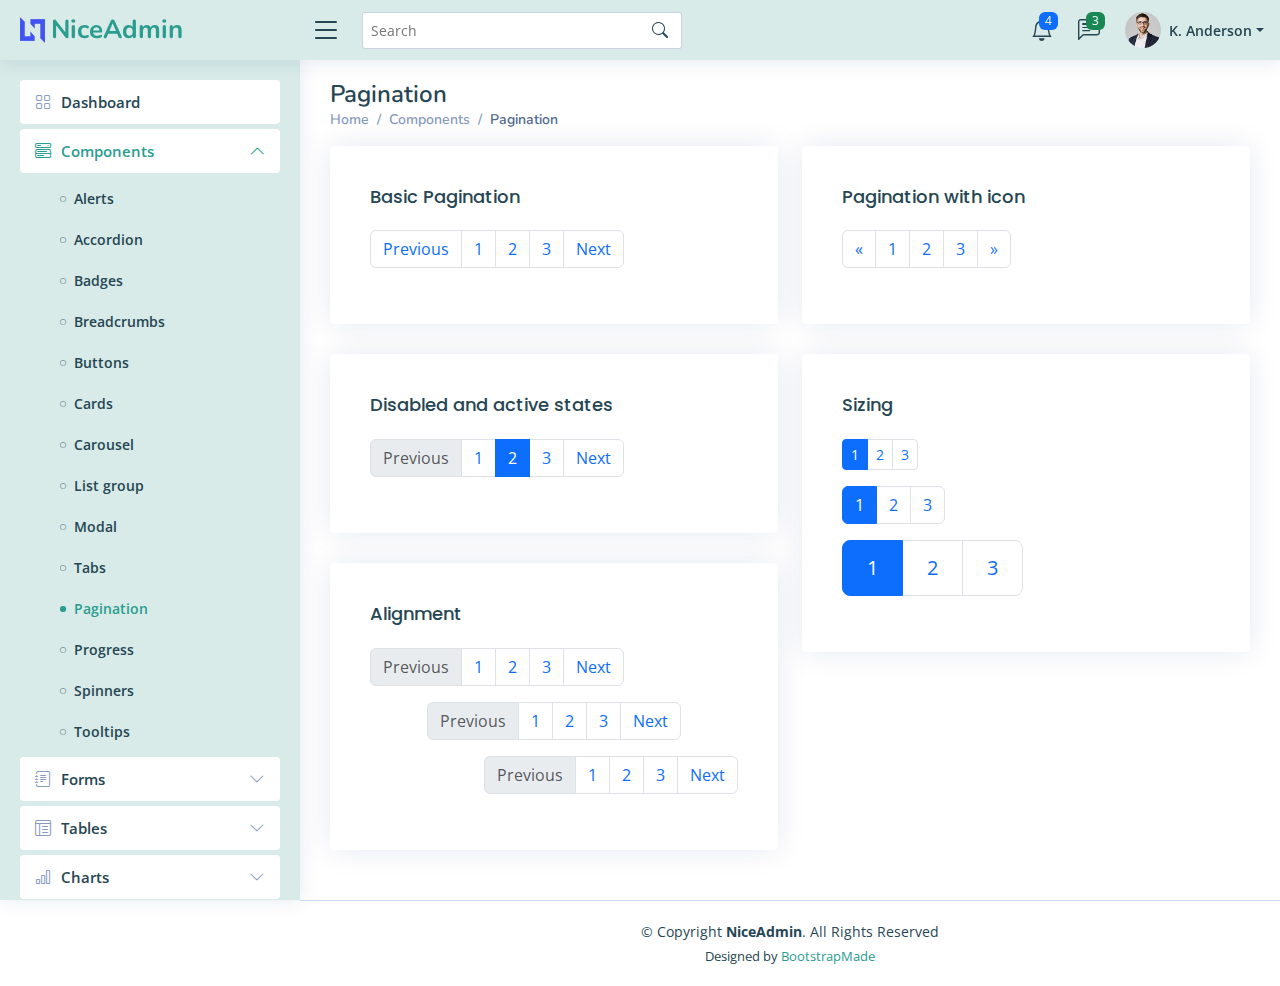
<file: SENASOFT_Front-end/Usuario/components-pagination.html>
<!DOCTYPE html>
<html lang="en">

<head>
  <meta charset="utf-8">
  <meta content="width=device-width, initial-scale=1.0" name="viewport">

  <title>Components / Pagination - NiceAdmin Bootstrap Template</title>
  <meta content="" name="description">
  <meta content="" name="keywords">

  <!-- Favicons -->
  <link href="assets/img/favicon.png" rel="icon">
  <link href="assets/img/apple-touch-icon.png" rel="apple-touch-icon">

  <!-- Google Fonts -->
  <link href="https://fonts.gstatic.com" rel="preconnect">
  <link href="https://fonts.googleapis.com/css?family=Open+Sans:300,300i,400,400i,600,600i,700,700i|Nunito:300,300i,400,400i,600,600i,700,700i|Poppins:300,300i,400,400i,500,500i,600,600i,700,700i" rel="stylesheet">

  <!-- Vendor CSS Files -->
  <link href="assets/vendor/bootstrap/css/bootstrap.min.css" rel="stylesheet">
  <link href="assets/vendor/bootstrap-icons/bootstrap-icons.css" rel="stylesheet">
  <link href="assets/vendor/boxicons/css/boxicons.min.css" rel="stylesheet">
  <link href="assets/vendor/quill/quill.snow.css" rel="stylesheet">
  <link href="assets/vendor/quill/quill.bubble.css" rel="stylesheet">
  <link href="assets/vendor/remixicon/remixicon.css" rel="stylesheet">
  <link href="assets/vendor/simple-datatables/style.css" rel="stylesheet">

  <!-- Template Main CSS File -->
  <link href="assets/css/style.css" rel="stylesheet">

  <!-- =======================================================
  * Template Name: NiceAdmin
  * Template URL: https://bootstrapmade.com/nice-admin-bootstrap-admin-html-template/
  * Updated: Apr 20 2024 with Bootstrap v5.3.3
  * Author: BootstrapMade.com
  * License: https://bootstrapmade.com/license/
  ======================================================== -->
</head>

<body>

  <!-- ======= Header ======= -->
  <header id="header" class="header fixed-top d-flex align-items-center">

    <div class="d-flex align-items-center justify-content-between">
      <a href="index.html" class="logo d-flex align-items-center">
        <img src="assets/img/logo.png" alt="">
        <span class="d-none d-lg-block">NiceAdmin</span>
      </a>
      <i class="bi bi-list toggle-sidebar-btn"></i>
    </div><!-- End Logo -->

    <div class="search-bar">
      <form class="search-form d-flex align-items-center" method="POST" action="#">
        <input type="text" name="query" placeholder="Search" title="Enter search keyword">
        <button type="submit" title="Search"><i class="bi bi-search"></i></button>
      </form>
    </div><!-- End Search Bar -->

    <nav class="header-nav ms-auto">
      <ul class="d-flex align-items-center">

        <li class="nav-item d-block d-lg-none">
          <a class="nav-link nav-icon search-bar-toggle " href="#">
            <i class="bi bi-search"></i>
          </a>
        </li><!-- End Search Icon-->

        <li class="nav-item dropdown">

          <a class="nav-link nav-icon" href="#" data-bs-toggle="dropdown">
            <i class="bi bi-bell"></i>
            <span class="badge bg-primary badge-number">4</span>
          </a><!-- End Notification Icon -->

          <ul class="dropdown-menu dropdown-menu-end dropdown-menu-arrow notifications">
            <li class="dropdown-header">
              You have 4 new notifications
              <a href="#"><span class="badge rounded-pill bg-primary p-2 ms-2">View all</span></a>
            </li>
            <li>
              <hr class="dropdown-divider">
            </li>

            <li class="notification-item">
              <i class="bi bi-exclamation-circle text-warning"></i>
              <div>
                <h4>Lorem Ipsum</h4>
                <p>Quae dolorem earum veritatis oditseno</p>
                <p>30 min. ago</p>
              </div>
            </li>

            <li>
              <hr class="dropdown-divider">
            </li>

            <li class="notification-item">
              <i class="bi bi-x-circle text-danger"></i>
              <div>
                <h4>Atque rerum nesciunt</h4>
                <p>Quae dolorem earum veritatis oditseno</p>
                <p>1 hr. ago</p>
              </div>
            </li>

            <li>
              <hr class="dropdown-divider">
            </li>

            <li class="notification-item">
              <i class="bi bi-check-circle text-success"></i>
              <div>
                <h4>Sit rerum fuga</h4>
                <p>Quae dolorem earum veritatis oditseno</p>
                <p>2 hrs. ago</p>
              </div>
            </li>

            <li>
              <hr class="dropdown-divider">
            </li>

            <li class="notification-item">
              <i class="bi bi-info-circle text-primary"></i>
              <div>
                <h4>Dicta reprehenderit</h4>
                <p>Quae dolorem earum veritatis oditseno</p>
                <p>4 hrs. ago</p>
              </div>
            </li>

            <li>
              <hr class="dropdown-divider">
            </li>
            <li class="dropdown-footer">
              <a href="#">Show all notifications</a>
            </li>

          </ul><!-- End Notification Dropdown Items -->

        </li><!-- End Notification Nav -->

        <li class="nav-item dropdown">

          <a class="nav-link nav-icon" href="#" data-bs-toggle="dropdown">
            <i class="bi bi-chat-left-text"></i>
            <span class="badge bg-success badge-number">3</span>
          </a><!-- End Messages Icon -->

          <ul class="dropdown-menu dropdown-menu-end dropdown-menu-arrow messages">
            <li class="dropdown-header">
              You have 3 new messages
              <a href="#"><span class="badge rounded-pill bg-primary p-2 ms-2">View all</span></a>
            </li>
            <li>
              <hr class="dropdown-divider">
            </li>

            <li class="message-item">
              <a href="#">
                <img src="assets/img/messages-1.jpg" alt="" class="rounded-circle">
                <div>
                  <h4>Maria Hudson</h4>
                  <p>Velit asperiores et ducimus soluta repudiandae labore officia est ut...</p>
                  <p>4 hrs. ago</p>
                </div>
              </a>
            </li>
            <li>
              <hr class="dropdown-divider">
            </li>

            <li class="message-item">
              <a href="#">
                <img src="assets/img/messages-2.jpg" alt="" class="rounded-circle">
                <div>
                  <h4>Anna Nelson</h4>
                  <p>Velit asperiores et ducimus soluta repudiandae labore officia est ut...</p>
                  <p>6 hrs. ago</p>
                </div>
              </a>
            </li>
            <li>
              <hr class="dropdown-divider">
            </li>

            <li class="message-item">
              <a href="#">
                <img src="assets/img/messages-3.jpg" alt="" class="rounded-circle">
                <div>
                  <h4>David Muldon</h4>
                  <p>Velit asperiores et ducimus soluta repudiandae labore officia est ut...</p>
                  <p>8 hrs. ago</p>
                </div>
              </a>
            </li>
            <li>
              <hr class="dropdown-divider">
            </li>

            <li class="dropdown-footer">
              <a href="#">Show all messages</a>
            </li>

          </ul><!-- End Messages Dropdown Items -->

        </li><!-- End Messages Nav -->

        <li class="nav-item dropdown pe-3">

          <a class="nav-link nav-profile d-flex align-items-center pe-0" href="#" data-bs-toggle="dropdown">
            <img src="assets/img/profile-img.jpg" alt="Profile" class="rounded-circle">
            <span class="d-none d-md-block dropdown-toggle ps-2">K. Anderson</span>
          </a><!-- End Profile Iamge Icon -->

          <ul class="dropdown-menu dropdown-menu-end dropdown-menu-arrow profile">
            <li class="dropdown-header">
              <h6>Kevin Anderson</h6>
              <span>Web Designer</span>
            </li>
            <li>
              <hr class="dropdown-divider">
            </li>

            <li>
              <a class="dropdown-item d-flex align-items-center" href="users-profile.html">
                <i class="bi bi-person"></i>
                <span>My Profile</span>
              </a>
            </li>
            <li>
              <hr class="dropdown-divider">
            </li>

            <li>
              <a class="dropdown-item d-flex align-items-center" href="users-profile.html">
                <i class="bi bi-gear"></i>
                <span>Account Settings</span>
              </a>
            </li>
            <li>
              <hr class="dropdown-divider">
            </li>

            <li>
              <a class="dropdown-item d-flex align-items-center" href="pages-faq.html">
                <i class="bi bi-question-circle"></i>
                <span>Need Help?</span>
              </a>
            </li>
            <li>
              <hr class="dropdown-divider">
            </li>

            <li>
              <a class="dropdown-item d-flex align-items-center" href="#">
                <i class="bi bi-box-arrow-right"></i>
                <span>Sign Out</span>
              </a>
            </li>

          </ul><!-- End Profile Dropdown Items -->
        </li><!-- End Profile Nav -->

      </ul>
    </nav><!-- End Icons Navigation -->

  </header><!-- End Header -->

  <!-- ======= Sidebar ======= -->
  <aside id="sidebar" class="sidebar">

    <ul class="sidebar-nav" id="sidebar-nav">

      <li class="nav-item">
        <a class="nav-link collapsed" href="index.html">
          <i class="bi bi-grid"></i>
          <span>Dashboard</span>
        </a>
      </li><!-- End Dashboard Nav -->

      <li class="nav-item">
        <a class="nav-link " data-bs-target="#components-nav" data-bs-toggle="collapse" href="#">
          <i class="bi bi-menu-button-wide"></i><span>Components</span><i class="bi bi-chevron-down ms-auto"></i>
        </a>
        <ul id="components-nav" class="nav-content collapse show" data-bs-parent="#sidebar-nav">
          <li>
            <a href="components-alerts.html">
              <i class="bi bi-circle"></i><span>Alerts</span>
            </a>
          </li>
          <li>
            <a href="components-accordion.html">
              <i class="bi bi-circle"></i><span>Accordion</span>
            </a>
          </li>
          <li>
            <a href="components-badges.html">
              <i class="bi bi-circle"></i><span>Badges</span>
            </a>
          </li>
          <li>
            <a href="components-breadcrumbs.html">
              <i class="bi bi-circle"></i><span>Breadcrumbs</span>
            </a>
          </li>
          <li>
            <a href="components-buttons.html">
              <i class="bi bi-circle"></i><span>Buttons</span>
            </a>
          </li>
          <li>
            <a href="components-cards.html">
              <i class="bi bi-circle"></i><span>Cards</span>
            </a>
          </li>
          <li>
            <a href="components-carousel.html">
              <i class="bi bi-circle"></i><span>Carousel</span>
            </a>
          </li>
          <li>
            <a href="components-list-group.html">
              <i class="bi bi-circle"></i><span>List group</span>
            </a>
          </li>
          <li>
            <a href="components-modal.html">
              <i class="bi bi-circle"></i><span>Modal</span>
            </a>
          </li>
          <li>
            <a href="components-tabs.html">
              <i class="bi bi-circle"></i><span>Tabs</span>
            </a>
          </li>
          <li>
            <a href="components-pagination.html" class="active">
              <i class="bi bi-circle"></i><span>Pagination</span>
            </a>
          </li>
          <li>
            <a href="components-progress.html">
              <i class="bi bi-circle"></i><span>Progress</span>
            </a>
          </li>
          <li>
            <a href="components-spinners.html">
              <i class="bi bi-circle"></i><span>Spinners</span>
            </a>
          </li>
          <li>
            <a href="components-tooltips.html">
              <i class="bi bi-circle"></i><span>Tooltips</span>
            </a>
          </li>
        </ul>
      </li><!-- End Components Nav -->

      <li class="nav-item">
        <a class="nav-link collapsed" data-bs-target="#forms-nav" data-bs-toggle="collapse" href="#">
          <i class="bi bi-journal-text"></i><span>Forms</span><i class="bi bi-chevron-down ms-auto"></i>
        </a>
        <ul id="forms-nav" class="nav-content collapse " data-bs-parent="#sidebar-nav">
          <li>
            <a href="forms-elements.html">
              <i class="bi bi-circle"></i><span>Form Elements</span>
            </a>
          </li>
          <li>
            <a href="forms-layouts.html">
              <i class="bi bi-circle"></i><span>Form Layouts</span>
            </a>
          </li>
          <li>
            <a href="forms-editors.html">
              <i class="bi bi-circle"></i><span>Form Editors</span>
            </a>
          </li>
          <li>
            <a href="forms-validation.html">
              <i class="bi bi-circle"></i><span>Form Validation</span>
            </a>
          </li>
        </ul>
      </li><!-- End Forms Nav -->

      <li class="nav-item">
        <a class="nav-link collapsed" data-bs-target="#tables-nav" data-bs-toggle="collapse" href="#">
          <i class="bi bi-layout-text-window-reverse"></i><span>Tables</span><i class="bi bi-chevron-down ms-auto"></i>
        </a>
        <ul id="tables-nav" class="nav-content collapse " data-bs-parent="#sidebar-nav">
          <li>
            <a href="tables-general.html">
              <i class="bi bi-circle"></i><span>General Tables</span>
            </a>
          </li>
          <li>
            <a href="tables-data.html">
              <i class="bi bi-circle"></i><span>Data Tables</span>
            </a>
          </li>
        </ul>
      </li><!-- End Tables Nav -->

      <li class="nav-item">
        <a class="nav-link collapsed" data-bs-target="#charts-nav" data-bs-toggle="collapse" href="#">
          <i class="bi bi-bar-chart"></i><span>Charts</span><i class="bi bi-chevron-down ms-auto"></i>
        </a>
        <ul id="charts-nav" class="nav-content collapse " data-bs-parent="#sidebar-nav">
          <li>
            <a href="charts-chartjs.html">
              <i class="bi bi-circle"></i><span>Chart.js</span>
            </a>
          </li>
          <li>
            <a href="charts-apexcharts.html">
              <i class="bi bi-circle"></i><span>ApexCharts</span>
            </a>
          </li>
          <li>
            <a href="charts-echarts.html">
              <i class="bi bi-circle"></i><span>ECharts</span>
            </a>
          </li>
        </ul>
      </li><!-- End Charts Nav -->

      <li class="nav-item">
        <a class="nav-link collapsed" data-bs-target="#icons-nav" data-bs-toggle="collapse" href="#">
          <i class="bi bi-gem"></i><span>Icons</span><i class="bi bi-chevron-down ms-auto"></i>
        </a>
        <ul id="icons-nav" class="nav-content collapse " data-bs-parent="#sidebar-nav">
          <li>
            <a href="icons-bootstrap.html">
              <i class="bi bi-circle"></i><span>Bootstrap Icons</span>
            </a>
          </li>
          <li>
            <a href="icons-remix.html">
              <i class="bi bi-circle"></i><span>Remix Icons</span>
            </a>
          </li>
          <li>
            <a href="icons-boxicons.html">
              <i class="bi bi-circle"></i><span>Boxicons</span>
            </a>
          </li>
        </ul>
      </li><!-- End Icons Nav -->

      <li class="nav-heading">Pages</li>

      <li class="nav-item">
        <a class="nav-link collapsed" href="users-profile.html">
          <i class="bi bi-person"></i>
          <span>Profile</span>
        </a>
      </li><!-- End Profile Page Nav -->

      <li class="nav-item">
        <a class="nav-link collapsed" href="pages-faq.html">
          <i class="bi bi-question-circle"></i>
          <span>F.A.Q</span>
        </a>
      </li><!-- End F.A.Q Page Nav -->

      <li class="nav-item">
        <a class="nav-link collapsed" href="pages-contact.html">
          <i class="bi bi-envelope"></i>
          <span>Contact</span>
        </a>
      </li><!-- End Contact Page Nav -->

      <li class="nav-item">
        <a class="nav-link collapsed" href="pages-register.html">
          <i class="bi bi-card-list"></i>
          <span>Register</span>
        </a>
      </li><!-- End Register Page Nav -->

      <li class="nav-item">
        <a class="nav-link collapsed" href="pages-login.html">
          <i class="bi bi-box-arrow-in-right"></i>
          <span>Login</span>
        </a>
      </li><!-- End Login Page Nav -->

      <li class="nav-item">
        <a class="nav-link collapsed" href="pages-error-404.html">
          <i class="bi bi-dash-circle"></i>
          <span>Error 404</span>
        </a>
      </li><!-- End Error 404 Page Nav -->

      <li class="nav-item">
        <a class="nav-link collapsed" href="pages-blank.html">
          <i class="bi bi-file-earmark"></i>
          <span>Blank</span>
        </a>
      </li><!-- End Blank Page Nav -->

    </ul>

  </aside><!-- End Sidebar-->

  <main id="main" class="main">

    <div class="pagetitle">
      <h1>Pagination</h1>
      <nav>
        <ol class="breadcrumb">
          <li class="breadcrumb-item"><a href="index.html">Home</a></li>
          <li class="breadcrumb-item">Components</li>
          <li class="breadcrumb-item active">Pagination</li>
        </ol>
      </nav>
    </div><!-- End Page Title -->

    <section class="section">
      <div class="row">
        <div class="col-lg-6">

          <div class="card">
            <div class="card-body">
              <h5 class="card-title">Basic Pagination</h5>

              <!-- Basic Pagination -->
              <nav aria-label="Page navigation example">
                <ul class="pagination">
                  <li class="page-item"><a class="page-link" href="#">Previous</a></li>
                  <li class="page-item"><a class="page-link" href="#">1</a></li>
                  <li class="page-item"><a class="page-link" href="#">2</a></li>
                  <li class="page-item"><a class="page-link" href="#">3</a></li>
                  <li class="page-item"><a class="page-link" href="#">Next</a></li>
                </ul>
              </nav><!-- End Basic Pagination -->

            </div>
          </div>

          <div class="card">
            <div class="card-body">
              <h5 class="card-title">Disabled and active states</h5>

              <!-- Disabled and active states -->
              <nav aria-label="...">
                <ul class="pagination">
                  <li class="page-item disabled">
                    <a class="page-link" href="#" tabindex="-1" aria-disabled="true">Previous</a>
                  </li>
                  <li class="page-item"><a class="page-link" href="#">1</a></li>
                  <li class="page-item active" aria-current="page">
                    <a class="page-link" href="#">2</a>
                  </li>
                  <li class="page-item"><a class="page-link" href="#">3</a></li>
                  <li class="page-item">
                    <a class="page-link" href="#">Next</a>
                  </li>
                </ul>
              </nav><!-- End Disabled and active states -->

            </div>
          </div>

          <div class="card">
            <div class="card-body">
              <h5 class="card-title">Alignment</h5>

              <!-- Left/Start Pagination -->
              <nav aria-label="Page navigation example">
                <ul class="pagination">
                  <li class="page-item disabled">
                    <a class="page-link" href="#" tabindex="-1" aria-disabled="true">Previous</a>
                  </li>
                  <li class="page-item"><a class="page-link" href="#">1</a></li>
                  <li class="page-item"><a class="page-link" href="#">2</a></li>
                  <li class="page-item"><a class="page-link" href="#">3</a></li>
                  <li class="page-item">
                    <a class="page-link" href="#">Next</a>
                  </li>
                </ul>
              </nav><!-- End Left/Start Pagination -->

              <!-- Centered Pagination -->
              <nav aria-label="Page navigation example">
                <ul class="pagination justify-content-center">
                  <li class="page-item disabled">
                    <a class="page-link" href="#" tabindex="-1" aria-disabled="true">Previous</a>
                  </li>
                  <li class="page-item"><a class="page-link" href="#">1</a></li>
                  <li class="page-item"><a class="page-link" href="#">2</a></li>
                  <li class="page-item"><a class="page-link" href="#">3</a></li>
                  <li class="page-item">
                    <a class="page-link" href="#">Next</a>
                  </li>
                </ul>
              </nav><!-- End Centered Pagination -->

              <!-- Right/End Aligned Pagination -->
              <nav aria-label="Page navigation example">
                <ul class="pagination justify-content-end">
                  <li class="page-item disabled">
                    <a class="page-link" href="#" tabindex="-1" aria-disabled="true">Previous</a>
                  </li>
                  <li class="page-item"><a class="page-link" href="#">1</a></li>
                  <li class="page-item"><a class="page-link" href="#">2</a></li>
                  <li class="page-item"><a class="page-link" href="#">3</a></li>
                  <li class="page-item">
                    <a class="page-link" href="#">Next</a>
                  </li>
                </ul>
              </nav><!-- End Right/End Aligned Pagination -->

            </div>
          </div>

        </div>

        <div class="col-lg-6">

          <div class="card">
            <div class="card-body">
              <h5 class="card-title">Pagination with icon</h5>

              <!-- Pagination with icons -->
              <nav aria-label="Page navigation example">
                <ul class="pagination">
                  <li class="page-item">
                    <a class="page-link" href="#" aria-label="Previous">
                      <span aria-hidden="true">&laquo;</span>
                    </a>
                  </li>
                  <li class="page-item"><a class="page-link" href="#">1</a></li>
                  <li class="page-item"><a class="page-link" href="#">2</a></li>
                  <li class="page-item"><a class="page-link" href="#">3</a></li>
                  <li class="page-item">
                    <a class="page-link" href="#" aria-label="Next">
                      <span aria-hidden="true">&raquo;</span>
                    </a>
                  </li>
                </ul>
              </nav><!-- End Pagination with icons -->

            </div>
          </div>

          <div class="card">
            <div class="card-body">
              <h5 class="card-title">Sizing</h5>

              <!-- Small Sizing -->
              <nav aria-label="...">
                <ul class="pagination pagination-sm">
                  <li class="page-item active" aria-current="page">
                    <span class="page-link">1</span>
                  </li>
                  <li class="page-item"><a class="page-link" href="#">2</a></li>
                  <li class="page-item"><a class="page-link" href="#">3</a></li>
                </ul>
              </nav><!-- End Small Sizing -->

              <!-- Normal Sizing -->
              <nav aria-label="...">
                <ul class="pagination">
                  <li class="page-item active" aria-current="page">
                    <span class="page-link">1</span>
                  </li>
                  <li class="page-item"><a class="page-link" href="#">2</a></li>
                  <li class="page-item"><a class="page-link" href="#">3</a></li>
                </ul>
              </nav><!-- End Normal Sizing -->

              <!-- Large Sizing -->
              <nav aria-label="...">
                <ul class="pagination pagination-lg">
                  <li class="page-item active" aria-current="page">
                    <span class="page-link">1</span>
                  </li>
                  <li class="page-item"><a class="page-link" href="#">2</a></li>
                  <li class="page-item"><a class="page-link" href="#">3</a></li>
                </ul>
              </nav><!-- End Large Sizing -->

            </div>
          </div>

        </div>
      </div>
    </section>

  </main><!-- End #main -->

  <!-- ======= Footer ======= -->
  <footer id="footer" class="footer">
    <div class="copyright">
      &copy; Copyright <strong><span>NiceAdmin</span></strong>. All Rights Reserved
    </div>
    <div class="credits">
      <!-- All the links in the footer should remain intact. -->
      <!-- You can delete the links only if you purchased the pro version. -->
      <!-- Licensing information: https://bootstrapmade.com/license/ -->
      <!-- Purchase the pro version with working PHP/AJAX contact form: https://bootstrapmade.com/nice-admin-bootstrap-admin-html-template/ -->
      Designed by <a href="https://bootstrapmade.com/">BootstrapMade</a>
    </div>
  </footer><!-- End Footer -->

  <a href="#" class="back-to-top d-flex align-items-center justify-content-center"><i class="bi bi-arrow-up-short"></i></a>

  <!-- Vendor JS Files -->
  <script src="assets/vendor/apexcharts/apexcharts.min.js"></script>
  <script src="assets/vendor/bootstrap/js/bootstrap.bundle.min.js"></script>
  <script src="assets/vendor/chart.js/chart.umd.js"></script>
  <script src="assets/vendor/echarts/echarts.min.js"></script>
  <script src="assets/vendor/quill/quill.js"></script>
  <script src="assets/vendor/simple-datatables/simple-datatables.js"></script>
  <script src="assets/vendor/tinymce/tinymce.min.js"></script>
  <script src="assets/vendor/php-email-form/validate.js"></script>

  <!-- Template Main JS File -->
  <script src="assets/js/main.js"></script>

</body>

</html>
</file>
<file: SENASOFT_Front-end/Usuario/assets/vendor/quill/quill.snow.css>
/*!
 * Quill Editor v2.0.2
 * https://quilljs.com
 * Copyright (c) 2017-2024, Slab
 * Copyright (c) 2014, Jason Chen
 * Copyright (c) 2013, salesforce.com
 */
.ql-container{box-sizing:border-box;font-family:Helvetica,Arial,sans-serif;font-size:13px;height:100%;margin:0;position:relative}.ql-container.ql-disabled .ql-tooltip{visibility:hidden}.ql-container:not(.ql-disabled) li[data-list=checked] > .ql-ui,.ql-container:not(.ql-disabled) li[data-list=unchecked] > .ql-ui{cursor:pointer}.ql-clipboard{left:-100000px;height:1px;overflow-y:hidden;position:absolute;top:50%}.ql-clipboard p{margin:0;padding:0}.ql-editor{box-sizing:border-box;counter-reset:list-0 list-1 list-2 list-3 list-4 list-5 list-6 list-7 list-8 list-9;line-height:1.42;height:100%;outline:none;overflow-y:auto;padding:12px 15px;tab-size:4;-moz-tab-size:4;text-align:left;white-space:pre-wrap;word-wrap:break-word}.ql-editor > *{cursor:text}.ql-editor p,.ql-editor ol,.ql-editor pre,.ql-editor blockquote,.ql-editor h1,.ql-editor h2,.ql-editor h3,.ql-editor h4,.ql-editor h5,.ql-editor h6{margin:0;padding:0}@supports (counter-set:none){.ql-editor p,.ql-editor h1,.ql-editor h2,.ql-editor h3,.ql-editor h4,.ql-editor h5,.ql-editor h6{counter-set:list-0 list-1 list-2 list-3 list-4 list-5 list-6 list-7 list-8 list-9}}@supports not (counter-set:none){.ql-editor p,.ql-editor h1,.ql-editor h2,.ql-editor h3,.ql-editor h4,.ql-editor h5,.ql-editor h6{counter-reset:list-0 list-1 list-2 list-3 list-4 list-5 list-6 list-7 list-8 list-9}}.ql-editor table{border-collapse:collapse}.ql-editor td{border:1px solid #000;padding:2px 5px}.ql-editor ol{padding-left:1.5em}.ql-editor li{list-style-type:none;padding-left:1.5em;position:relative}.ql-editor li > .ql-ui:before{display:inline-block;margin-left:-1.5em;margin-right:.3em;text-align:right;white-space:nowrap;width:1.2em}.ql-editor li[data-list=checked] > .ql-ui,.ql-editor li[data-list=unchecked] > .ql-ui{color:#777}.ql-editor li[data-list=bullet] > .ql-ui:before{content:'\2022'}.ql-editor li[data-list=checked] > .ql-ui:before{content:'\2611'}.ql-editor li[data-list=unchecked] > .ql-ui:before{content:'\2610'}@supports (counter-set:none){.ql-editor li[data-list]{counter-set:list-1 list-2 list-3 list-4 list-5 list-6 list-7 list-8 list-9}}@supports not (counter-set:none){.ql-editor li[data-list]{counter-reset:list-1 list-2 list-3 list-4 list-5 list-6 list-7 list-8 list-9}}.ql-editor li[data-list=ordered]{counter-increment:list-0}.ql-editor li[data-list=ordered] > .ql-ui:before{content:counter(list-0, decimal) '. '}.ql-editor li[data-list=ordered].ql-indent-1{counter-increment:list-1}.ql-editor li[data-list=ordered].ql-indent-1 > .ql-ui:before{content:counter(list-1, lower-alpha) '. '}@supports (counter-set:none){.ql-editor li[data-list].ql-indent-1{counter-set:list-2 list-3 list-4 list-5 list-6 list-7 list-8 list-9}}@supports not (counter-set:none){.ql-editor li[data-list].ql-indent-1{counter-reset:list-2 list-3 list-4 list-5 list-6 list-7 list-8 list-9}}.ql-editor li[data-list=ordered].ql-indent-2{counter-increment:list-2}.ql-editor li[data-list=ordered].ql-indent-2 > .ql-ui:before{content:counter(list-2, lower-roman) '. '}@supports (counter-set:none){.ql-editor li[data-list].ql-indent-2{counter-set:list-3 list-4 list-5 list-6 list-7 list-8 list-9}}@supports not (counter-set:none){.ql-editor li[data-list].ql-indent-2{counter-reset:list-3 list-4 list-5 list-6 list-7 list-8 list-9}}.ql-editor li[data-list=ordered].ql-indent-3{counter-increment:list-3}.ql-editor li[data-list=ordered].ql-indent-3 > .ql-ui:before{content:counter(list-3, decimal) '. '}@supports (counter-set:none){.ql-editor li[data-list].ql-indent-3{counter-set:list-4 list-5 list-6 list-7 list-8 list-9}}@supports not (counter-set:none){.ql-editor li[data-list].ql-indent-3{counter-reset:list-4 list-5 list-6 list-7 list-8 list-9}}.ql-editor li[data-list=ordered].ql-indent-4{counter-increment:list-4}.ql-editor li[data-list=ordered].ql-indent-4 > .ql-ui:before{content:counter(list-4, lower-alpha) '. '}@supports (counter-set:none){.ql-editor li[data-list].ql-indent-4{counter-set:list-5 list-6 list-7 list-8 list-9}}@supports not (counter-set:none){.ql-editor li[data-list].ql-indent-4{counter-reset:list-5 list-6 list-7 list-8 list-9}}.ql-editor li[data-list=ordered].ql-indent-5{counter-increment:list-5}.ql-editor li[data-list=ordered].ql-indent-5 > .ql-ui:before{content:counter(list-5, lower-roman) '. '}@supports (counter-set:none){.ql-editor li[data-list].ql-indent-5{counter-set:list-6 list-7 list-8 list-9}}@supports not (counter-set:none){.ql-editor li[data-list].ql-indent-5{counter-reset:list-6 list-7 list-8 list-9}}.ql-editor li[data-list=ordered].ql-indent-6{counter-increment:list-6}.ql-editor li[data-list=ordered].ql-indent-6 > .ql-ui:before{content:counter(list-6, decimal) '. '}@supports (counter-set:none){.ql-editor li[data-list].ql-indent-6{counter-set:list-7 list-8 list-9}}@supports not (counter-set:none){.ql-editor li[data-list].ql-indent-6{counter-reset:list-7 list-8 list-9}}.ql-editor li[data-list=ordered].ql-indent-7{counter-increment:list-7}.ql-editor li[data-list=ordered].ql-indent-7 > .ql-ui:before{content:counter(list-7, lower-alpha) '. '}@supports (counter-set:none){.ql-editor li[data-list].ql-indent-7{counter-set:list-8 list-9}}@supports not (counter-set:none){.ql-editor li[data-list].ql-indent-7{counter-reset:list-8 list-9}}.ql-editor li[data-list=ordered].ql-indent-8{counter-increment:list-8}.ql-editor li[data-list=ordered].ql-indent-8 > .ql-ui:before{content:counter(list-8, lower-roman) '. '}@supports (counter-set:none){.ql-editor li[data-list].ql-indent-8{counter-set:list-9}}@supports not (counter-set:none){.ql-editor li[data-list].ql-indent-8{counter-reset:list-9}}.ql-editor li[data-list=ordered].ql-indent-9{counter-increment:list-9}.ql-editor li[data-list=ordered].ql-indent-9 > .ql-ui:before{content:counter(list-9, decimal) '. '}.ql-editor .ql-indent-1:not(.ql-direction-rtl){padding-left:3em}.ql-editor li.ql-indent-1:not(.ql-direction-rtl){padding-left:4.5em}.ql-editor .ql-indent-1.ql-direction-rtl.ql-align-right{padding-right:3em}.ql-editor li.ql-indent-1.ql-direction-rtl.ql-align-right{padding-right:4.5em}.ql-editor .ql-indent-2:not(.ql-direction-rtl){padding-left:6em}.ql-editor li.ql-indent-2:not(.ql-direction-rtl){padding-left:7.5em}.ql-editor .ql-indent-2.ql-direction-rtl.ql-align-right{padding-right:6em}.ql-editor li.ql-indent-2.ql-direction-rtl.ql-align-right{padding-right:7.5em}.ql-editor .ql-indent-3:not(.ql-direction-rtl){padding-left:9em}.ql-editor li.ql-indent-3:not(.ql-direction-rtl){padding-left:10.5em}.ql-editor .ql-indent-3.ql-direction-rtl.ql-align-right{padding-right:9em}.ql-editor li.ql-indent-3.ql-direction-rtl.ql-align-right{padding-right:10.5em}.ql-editor .ql-indent-4:not(.ql-direction-rtl){padding-left:12em}.ql-editor li.ql-indent-4:not(.ql-direction-rtl){padding-left:13.5em}.ql-editor .ql-indent-4.ql-direction-rtl.ql-align-right{padding-right:12em}.ql-editor li.ql-indent-4.ql-direction-rtl.ql-align-right{padding-right:13.5em}.ql-editor .ql-indent-5:not(.ql-direction-rtl){padding-left:15em}.ql-editor li.ql-indent-5:not(.ql-direction-rtl){padding-left:16.5em}.ql-editor .ql-indent-5.ql-direction-rtl.ql-align-right{padding-right:15em}.ql-editor li.ql-indent-5.ql-direction-rtl.ql-align-right{padding-right:16.5em}.ql-editor .ql-indent-6:not(.ql-direction-rtl){padding-left:18em}.ql-editor li.ql-indent-6:not(.ql-direction-rtl){padding-left:19.5em}.ql-editor .ql-indent-6.ql-direction-rtl.ql-align-right{padding-right:18em}.ql-editor li.ql-indent-6.ql-direction-rtl.ql-align-right{padding-right:19.5em}.ql-editor .ql-indent-7:not(.ql-direction-rtl){padding-left:21em}.ql-editor li.ql-indent-7:not(.ql-direction-rtl){padding-left:22.5em}.ql-editor .ql-indent-7.ql-direction-rtl.ql-align-right{padding-right:21em}.ql-editor li.ql-indent-7.ql-direction-rtl.ql-align-right{padding-right:22.5em}.ql-editor .ql-indent-8:not(.ql-direction-rtl){padding-left:24em}.ql-editor li.ql-indent-8:not(.ql-direction-rtl){padding-left:25.5em}.ql-editor .ql-indent-8.ql-direction-rtl.ql-align-right{padding-right:24em}.ql-editor li.ql-indent-8.ql-direction-rtl.ql-align-right{padding-right:25.5em}.ql-editor .ql-indent-9:not(.ql-direction-rtl){padding-left:27em}.ql-editor li.ql-indent-9:not(.ql-direction-rtl){padding-left:28.5em}.ql-editor .ql-indent-9.ql-direction-rtl.ql-align-right{padding-right:27em}.ql-editor li.ql-indent-9.ql-direction-rtl.ql-align-right{padding-right:28.5em}.ql-editor li.ql-direction-rtl{padding-right:1.5em}.ql-editor li.ql-direction-rtl > .ql-ui:before{margin-left:.3em;margin-right:-1.5em;text-align:left}.ql-editor table{table-layout:fixed;width:100%}.ql-editor table td{outline:none}.ql-editor .ql-code-block-container{font-family:monospace}.ql-editor .ql-video{display:block;max-width:100%}.ql-editor .ql-video.ql-align-center{margin:0 auto}.ql-editor .ql-video.ql-align-right{margin:0 0 0 auto}.ql-editor .ql-bg-black{background-color:#000}.ql-editor .ql-bg-red{background-color:#e60000}.ql-editor .ql-bg-orange{background-color:#f90}.ql-editor .ql-bg-yellow{background-color:#ff0}.ql-editor .ql-bg-green{background-color:#008a00}.ql-editor .ql-bg-blue{background-color:#06c}.ql-editor .ql-bg-purple{background-color:#93f}.ql-editor .ql-color-white{color:#fff}.ql-editor .ql-color-red{color:#e60000}.ql-editor .ql-color-orange{color:#f90}.ql-editor .ql-color-yellow{color:#ff0}.ql-editor .ql-color-green{color:#008a00}.ql-editor .ql-color-blue{color:#06c}.ql-editor .ql-color-purple{color:#93f}.ql-editor .ql-font-serif{font-family:Georgia,Times New Roman,serif}.ql-editor .ql-font-monospace{font-family:Monaco,Courier New,monospace}.ql-editor .ql-size-small{font-size:.75em}.ql-editor .ql-size-large{font-size:1.5em}.ql-editor .ql-size-huge{font-size:2.5em}.ql-editor .ql-direction-rtl{direction:rtl;text-align:inherit}.ql-editor .ql-align-center{text-align:center}.ql-editor .ql-align-justify{text-align:justify}.ql-editor .ql-align-right{text-align:right}.ql-editor .ql-ui{position:absolute}.ql-editor.ql-blank::before{color:rgba(0,0,0,0.6);content:attr(data-placeholder);font-style:italic;left:15px;pointer-events:none;position:absolute;right:15px}.ql-snow.ql-toolbar:after,.ql-snow .ql-toolbar:after{clear:both;content:'';display:table}.ql-snow.ql-toolbar button,.ql-snow .ql-toolbar button{background:none;border:none;cursor:pointer;display:inline-block;float:left;height:24px;padding:3px 5px;width:28px}.ql-snow.ql-toolbar button svg,.ql-snow .ql-toolbar button svg{float:left;height:100%}.ql-snow.ql-toolbar button:active:hover,.ql-snow .ql-toolbar button:active:hover{outline:none}.ql-snow.ql-toolbar input.ql-image[type=file],.ql-snow .ql-toolbar input.ql-image[type=file]{display:none}.ql-snow.ql-toolbar button:hover,.ql-snow .ql-toolbar button:hover,.ql-snow.ql-toolbar button:focus,.ql-snow .ql-toolbar button:focus,.ql-snow.ql-toolbar button.ql-active,.ql-snow .ql-toolbar button.ql-active,.ql-snow.ql-toolbar .ql-picker-label:hover,.ql-snow .ql-toolbar .ql-picker-label:hover,.ql-snow.ql-toolbar .ql-picker-label.ql-active,.ql-snow .ql-toolbar .ql-picker-label.ql-active,.ql-snow.ql-toolbar .ql-picker-item:hover,.ql-snow .ql-toolbar .ql-picker-item:hover,.ql-snow.ql-toolbar .ql-picker-item.ql-selected,.ql-snow .ql-toolbar .ql-picker-item.ql-selected{color:#06c}.ql-snow.ql-toolbar button:hover .ql-fill,.ql-snow .ql-toolbar button:hover .ql-fill,.ql-snow.ql-toolbar button:focus .ql-fill,.ql-snow .ql-toolbar button:focus .ql-fill,.ql-snow.ql-toolbar button.ql-active .ql-fill,.ql-snow .ql-toolbar button.ql-active .ql-fill,.ql-snow.ql-toolbar .ql-picker-label:hover .ql-fill,.ql-snow .ql-toolbar .ql-picker-label:hover .ql-fill,.ql-snow.ql-toolbar .ql-picker-label.ql-active .ql-fill,.ql-snow .ql-toolbar .ql-picker-label.ql-active .ql-fill,.ql-snow.ql-toolbar .ql-picker-item:hover .ql-fill,.ql-snow .ql-toolbar .ql-picker-item:hover .ql-fill,.ql-snow.ql-toolbar .ql-picker-item.ql-selected .ql-fill,.ql-snow .ql-toolbar .ql-picker-item.ql-selected .ql-fill,.ql-snow.ql-toolbar button:hover .ql-stroke.ql-fill,.ql-snow .ql-toolbar button:hover .ql-stroke.ql-fill,.ql-snow.ql-toolbar button:focus .ql-stroke.ql-fill,.ql-snow .ql-toolbar button:focus .ql-stroke.ql-fill,.ql-snow.ql-toolbar button.ql-active .ql-stroke.ql-fill,.ql-snow .ql-toolbar button.ql-active .ql-stroke.ql-fill,.ql-snow.ql-toolbar .ql-picker-label:hover .ql-stroke.ql-fill,.ql-snow .ql-toolbar .ql-picker-label:hover .ql-stroke.ql-fill,.ql-snow.ql-toolbar .ql-picker-label.ql-active .ql-stroke.ql-fill,.ql-snow .ql-toolbar .ql-picker-label.ql-active .ql-stroke.ql-fill,.ql-snow.ql-toolbar .ql-picker-item:hover .ql-stroke.ql-fill,.ql-snow .ql-toolbar .ql-picker-item:hover .ql-stroke.ql-fill,.ql-snow.ql-toolbar .ql-picker-item.ql-selected .ql-stroke.ql-fill,.ql-snow .ql-toolbar .ql-picker-item.ql-selected .ql-stroke.ql-fill{fill:#06c}.ql-snow.ql-toolbar button:hover .ql-stroke,.ql-snow .ql-toolbar button:hover .ql-stroke,.ql-snow.ql-toolbar button:focus .ql-stroke,.ql-snow .ql-toolbar button:focus .ql-stroke,.ql-snow.ql-toolbar button.ql-active .ql-stroke,.ql-snow .ql-toolbar button.ql-active .ql-stroke,.ql-snow.ql-toolbar .ql-picker-label:hover .ql-stroke,.ql-snow .ql-toolbar .ql-picker-label:hover .ql-stroke,.ql-snow.ql-toolbar .ql-picker-label.ql-active .ql-stroke,.ql-snow .ql-toolbar .ql-picker-label.ql-active .ql-stroke,.ql-snow.ql-toolbar .ql-picker-item:hover .ql-stroke,.ql-snow .ql-toolbar .ql-picker-item:hover .ql-stroke,.ql-snow.ql-toolbar .ql-picker-item.ql-selected .ql-stroke,.ql-snow .ql-toolbar .ql-picker-item.ql-selected .ql-stroke,.ql-snow.ql-toolbar button:hover .ql-stroke-miter,.ql-snow .ql-toolbar button:hover .ql-stroke-miter,.ql-snow.ql-toolbar button:focus .ql-stroke-miter,.ql-snow .ql-toolbar button:focus .ql-stroke-miter,.ql-snow.ql-toolbar button.ql-active .ql-stroke-miter,.ql-snow .ql-toolbar button.ql-active .ql-stroke-miter,.ql-snow.ql-toolbar .ql-picker-label:hover .ql-stroke-miter,.ql-snow .ql-toolbar .ql-picker-label:hover .ql-stroke-miter,.ql-snow.ql-toolbar .ql-picker-label.ql-active .ql-stroke-miter,.ql-snow .ql-toolbar .ql-picker-label.ql-active .ql-stroke-miter,.ql-snow.ql-toolbar .ql-picker-item:hover .ql-stroke-miter,.ql-snow .ql-toolbar .ql-picker-item:hover .ql-stroke-miter,.ql-snow.ql-toolbar .ql-picker-item.ql-selected .ql-stroke-miter,.ql-snow .ql-toolbar .ql-picker-item.ql-selected .ql-stroke-miter{stroke:#06c}@media (pointer:coarse){.ql-snow.ql-toolbar button:hover:not(.ql-active),.ql-snow .ql-toolbar button:hover:not(.ql-active){color:#444}.ql-snow.ql-toolbar button:hover:not(.ql-active) .ql-fill,.ql-snow .ql-toolbar button:hover:not(.ql-active) .ql-fill,.ql-snow.ql-toolbar button:hover:not(.ql-active) .ql-stroke.ql-fill,.ql-snow .ql-toolbar button:hover:not(.ql-active) .ql-stroke.ql-fill{fill:#444}.ql-snow.ql-toolbar button:hover:not(.ql-active) .ql-stroke,.ql-snow .ql-toolbar button:hover:not(.ql-active) .ql-stroke,.ql-snow.ql-toolbar button:hover:not(.ql-active) .ql-stroke-miter,.ql-snow .ql-toolbar button:hover:not(.ql-active) .ql-stroke-miter{stroke:#444}}.ql-snow{box-sizing:border-box}.ql-snow *{box-sizing:border-box}.ql-snow .ql-hidden{display:none}.ql-snow .ql-out-bottom,.ql-snow .ql-out-top{visibility:hidden}.ql-snow .ql-tooltip{position:absolute;transform:translateY(10px)}.ql-snow .ql-tooltip a{cursor:pointer;text-decoration:none}.ql-snow .ql-tooltip.ql-flip{transform:translateY(-10px)}.ql-snow .ql-formats{display:inline-block;vertical-align:middle}.ql-snow .ql-formats:after{clear:both;content:'';display:table}.ql-snow .ql-stroke{fill:none;stroke:#444;stroke-linecap:round;stroke-linejoin:round;stroke-width:2}.ql-snow .ql-stroke-miter{fill:none;stroke:#444;stroke-miterlimit:10;stroke-width:2}.ql-snow .ql-fill,.ql-snow .ql-stroke.ql-fill{fill:#444}.ql-snow .ql-empty{fill:none}.ql-snow .ql-even{fill-rule:evenodd}.ql-snow .ql-thin,.ql-snow .ql-stroke.ql-thin{stroke-width:1}.ql-snow .ql-transparent{opacity:.4}.ql-snow .ql-direction svg:last-child{display:none}.ql-snow .ql-direction.ql-active svg:last-child{display:inline}.ql-snow .ql-direction.ql-active svg:first-child{display:none}.ql-snow .ql-editor h1{font-size:2em}.ql-snow .ql-editor h2{font-size:1.5em}.ql-snow .ql-editor h3{font-size:1.17em}.ql-snow .ql-editor h4{font-size:1em}.ql-snow .ql-editor h5{font-size:.83em}.ql-snow .ql-editor h6{font-size:.67em}.ql-snow .ql-editor a{text-decoration:underline}.ql-snow .ql-editor blockquote{border-left:4px solid #ccc;margin-bottom:5px;margin-top:5px;padding-left:16px}.ql-snow .ql-editor code,.ql-snow .ql-editor .ql-code-block-container{background-color:#f0f0f0;border-radius:3px}.ql-snow .ql-editor .ql-code-block-container{margin-bottom:5px;margin-top:5px;padding:5px 10px}.ql-snow .ql-editor code{font-size:85%;padding:2px 4px}.ql-snow .ql-editor .ql-code-block-container{background-color:#23241f;color:#f8f8f2;overflow:visible}.ql-snow .ql-editor img{max-width:100%}.ql-snow .ql-picker{color:#444;display:inline-block;float:left;font-size:14px;font-weight:500;height:24px;position:relative;vertical-align:middle}.ql-snow .ql-picker-label{cursor:pointer;display:inline-block;height:100%;padding-left:8px;padding-right:2px;position:relative;width:100%}.ql-snow .ql-picker-label::before{display:inline-block;line-height:22px}.ql-snow .ql-picker-options{background-color:#fff;display:none;min-width:100%;padding:4px 8px;position:absolute;white-space:nowrap}.ql-snow .ql-picker-options .ql-picker-item{cursor:pointer;display:block;padding-bottom:5px;padding-top:5px}.ql-snow .ql-picker.ql-expanded .ql-picker-label{color:#ccc;z-index:2}.ql-snow .ql-picker.ql-expanded .ql-picker-label .ql-fill{fill:#ccc}.ql-snow .ql-picker.ql-expanded .ql-picker-label .ql-stroke{stroke:#ccc}.ql-snow .ql-picker.ql-expanded .ql-picker-options{display:block;margin-top:-1px;top:100%;z-index:1}.ql-snow .ql-color-picker,.ql-snow .ql-icon-picker{width:28px}.ql-snow .ql-color-picker .ql-picker-label,.ql-snow .ql-icon-picker .ql-picker-label{padding:2px 4px}.ql-snow .ql-color-picker .ql-picker-label svg,.ql-snow .ql-icon-picker .ql-picker-label svg{right:4px}.ql-snow .ql-icon-picker .ql-picker-options{padding:4px 0}.ql-snow .ql-icon-picker .ql-picker-item{height:24px;width:24px;padding:2px 4px}.ql-snow .ql-color-picker .ql-picker-options{padding:3px 5px;width:152px}.ql-snow .ql-color-picker .ql-picker-item{border:1px solid transparent;float:left;height:16px;margin:2px;padding:0;width:16px}.ql-snow .ql-picker:not(.ql-color-picker):not(.ql-icon-picker) svg{position:absolute;margin-top:-9px;right:0;top:50%;width:18px}.ql-snow .ql-picker.ql-header .ql-picker-label[data-label]:not([data-label=''])::before,.ql-snow .ql-picker.ql-font .ql-picker-label[data-label]:not([data-label=''])::before,.ql-snow .ql-picker.ql-size .ql-picker-label[data-label]:not([data-label=''])::before,.ql-snow .ql-picker.ql-header .ql-picker-item[data-label]:not([data-label=''])::before,.ql-snow .ql-picker.ql-font .ql-picker-item[data-label]:not([data-label=''])::before,.ql-snow .ql-picker.ql-size .ql-picker-item[data-label]:not([data-label=''])::before{content:attr(data-label)}.ql-snow .ql-picker.ql-header{width:98px}.ql-snow .ql-picker.ql-header .ql-picker-label::before,.ql-snow .ql-picker.ql-header .ql-picker-item::before{content:'Normal'}.ql-snow .ql-picker.ql-header .ql-picker-label[data-value="1"]::before,.ql-snow .ql-picker.ql-header .ql-picker-item[data-value="1"]::before{content:'Heading 1'}.ql-snow .ql-picker.ql-header .ql-picker-label[data-value="2"]::before,.ql-snow .ql-picker.ql-header .ql-picker-item[data-value="2"]::before{content:'Heading 2'}.ql-snow .ql-picker.ql-header .ql-picker-label[data-value="3"]::before,.ql-snow .ql-picker.ql-header .ql-picker-item[data-value="3"]::before{content:'Heading 3'}.ql-snow .ql-picker.ql-header .ql-picker-label[data-value="4"]::before,.ql-snow .ql-picker.ql-header .ql-picker-item[data-value="4"]::before{content:'Heading 4'}.ql-snow .ql-picker.ql-header .ql-picker-label[data-value="5"]::before,.ql-snow .ql-picker.ql-header .ql-picker-item[data-value="5"]::before{content:'Heading 5'}.ql-snow .ql-picker.ql-header .ql-picker-label[data-value="6"]::before,.ql-snow .ql-picker.ql-header .ql-picker-item[data-value="6"]::before{content:'Heading 6'}.ql-snow .ql-picker.ql-header .ql-picker-item[data-value="1"]::before{font-size:2em}.ql-snow .ql-picker.ql-header .ql-picker-item[data-value="2"]::before{font-size:1.5em}.ql-snow .ql-picker.ql-header .ql-picker-item[data-value="3"]::before{font-size:1.17em}.ql-snow .ql-picker.ql-header .ql-picker-item[data-value="4"]::before{font-size:1em}.ql-snow .ql-picker.ql-header .ql-picker-item[data-value="5"]::before{font-size:.83em}.ql-snow .ql-picker.ql-header .ql-picker-item[data-value="6"]::before{font-size:.67em}.ql-snow .ql-picker.ql-font{width:108px}.ql-snow .ql-picker.ql-font .ql-picker-label::before,.ql-snow .ql-picker.ql-font .ql-picker-item::before{content:'Sans Serif'}.ql-snow .ql-picker.ql-font .ql-picker-label[data-value=serif]::before,.ql-snow .ql-picker.ql-font .ql-picker-item[data-value=serif]::before{content:'Serif'}.ql-snow .ql-picker.ql-font .ql-picker-label[data-value=monospace]::before,.ql-snow .ql-picker.ql-font .ql-picker-item[data-value=monospace]::before{content:'Monospace'}.ql-snow .ql-picker.ql-font .ql-picker-item[data-value=serif]::before{font-family:Georgia,Times New Roman,serif}.ql-snow .ql-picker.ql-font .ql-picker-item[data-value=monospace]::before{font-family:Monaco,Courier New,monospace}.ql-snow .ql-picker.ql-size{width:98px}.ql-snow .ql-picker.ql-size .ql-picker-label::before,.ql-snow .ql-picker.ql-size .ql-picker-item::before{content:'Normal'}.ql-snow .ql-picker.ql-size .ql-picker-label[data-value=small]::before,.ql-snow .ql-picker.ql-size .ql-picker-item[data-value=small]::before{content:'Small'}.ql-snow .ql-picker.ql-size .ql-picker-label[data-value=large]::before,.ql-snow .ql-picker.ql-size .ql-picker-item[data-value=large]::before{content:'Large'}.ql-snow .ql-picker.ql-size .ql-picker-label[data-value=huge]::before,.ql-snow .ql-picker.ql-size .ql-picker-item[data-value=huge]::before{content:'Huge'}.ql-snow .ql-picker.ql-size .ql-picker-item[data-value=small]::before{font-size:10px}.ql-snow .ql-picker.ql-size .ql-picker-item[data-value=large]::before{font-size:18px}.ql-snow .ql-picker.ql-size .ql-picker-item[data-value=huge]::before{font-size:32px}.ql-snow .ql-color-picker.ql-background .ql-picker-item{background-color:#fff}.ql-snow .ql-color-picker.ql-color .ql-picker-item{background-color:#000}.ql-code-block-container{position:relative}.ql-code-block-container .ql-ui{right:5px;top:5px}.ql-toolbar.ql-snow{border:1px solid #ccc;box-sizing:border-box;font-family:'Helvetica Neue','Helvetica','Arial',sans-serif;padding:8px}.ql-toolbar.ql-snow .ql-formats{margin-right:15px}.ql-toolbar.ql-snow .ql-picker-label{border:1px solid transparent}.ql-toolbar.ql-snow .ql-picker-options{border:1px solid transparent;box-shadow:rgba(0,0,0,0.2) 0 2px 8px}.ql-toolbar.ql-snow .ql-picker.ql-expanded .ql-picker-label{border-color:#ccc}.ql-toolbar.ql-snow .ql-picker.ql-expanded .ql-picker-options{border-color:#ccc}.ql-toolbar.ql-snow .ql-color-picker .ql-picker-item.ql-selected,.ql-toolbar.ql-snow .ql-color-picker .ql-picker-item:hover{border-color:#000}.ql-toolbar.ql-snow + .ql-container.ql-snow{border-top:0}.ql-snow .ql-tooltip{background-color:#fff;border:1px solid #ccc;box-shadow:0 0 5px #ddd;color:#444;padding:5px 12px;white-space:nowrap}.ql-snow .ql-tooltip::before{content:"Visit URL:";line-height:26px;margin-right:8px}.ql-snow .ql-tooltip input[type=text]{display:none;border:1px solid #ccc;font-size:13px;height:26px;margin:0;padding:3px 5px;width:170px}.ql-snow .ql-tooltip a.ql-preview{display:inline-block;max-width:200px;overflow-x:hidden;text-overflow:ellipsis;vertical-align:top}.ql-snow .ql-tooltip a.ql-action::after{border-right:1px solid #ccc;content:'Edit';margin-left:16px;padding-right:8px}.ql-snow .ql-tooltip a.ql-remove::before{content:'Remove';margin-left:8px}.ql-snow .ql-tooltip a{line-height:26px}.ql-snow .ql-tooltip.ql-editing a.ql-preview,.ql-snow .ql-tooltip.ql-editing a.ql-remove{display:none}.ql-snow .ql-tooltip.ql-editing input[type=text]{display:inline-block}.ql-snow .ql-tooltip.ql-editing a.ql-action::after{border-right:0;content:'Save';padding-right:0}.ql-snow .ql-tooltip[data-mode=link]::before{content:"Enter link:"}.ql-snow .ql-tooltip[data-mode=formula]::before{content:"Enter formula:"}.ql-snow .ql-tooltip[data-mode=video]::before{content:"Enter video:"}.ql-snow a{color:#06c}.ql-container.ql-snow{border:1px solid #ccc}

/*# sourceMappingURL=quill.snow.css.map*/
</file>
<file: SENASOFT_Front-end/Usuario/assets/vendor/quill/quill.bubble.css>
/*!
 * Quill Editor v2.0.2
 * https://quilljs.com
 * Copyright (c) 2017-2024, Slab
 * Copyright (c) 2014, Jason Chen
 * Copyright (c) 2013, salesforce.com
 */
.ql-container{box-sizing:border-box;font-family:Helvetica,Arial,sans-serif;font-size:13px;height:100%;margin:0;position:relative}.ql-container.ql-disabled .ql-tooltip{visibility:hidden}.ql-container:not(.ql-disabled) li[data-list=checked] > .ql-ui,.ql-container:not(.ql-disabled) li[data-list=unchecked] > .ql-ui{cursor:pointer}.ql-clipboard{left:-100000px;height:1px;overflow-y:hidden;position:absolute;top:50%}.ql-clipboard p{margin:0;padding:0}.ql-editor{box-sizing:border-box;counter-reset:list-0 list-1 list-2 list-3 list-4 list-5 list-6 list-7 list-8 list-9;line-height:1.42;height:100%;outline:none;overflow-y:auto;padding:12px 15px;tab-size:4;-moz-tab-size:4;text-align:left;white-space:pre-wrap;word-wrap:break-word}.ql-editor > *{cursor:text}.ql-editor p,.ql-editor ol,.ql-editor pre,.ql-editor blockquote,.ql-editor h1,.ql-editor h2,.ql-editor h3,.ql-editor h4,.ql-editor h5,.ql-editor h6{margin:0;padding:0}@supports (counter-set:none){.ql-editor p,.ql-editor h1,.ql-editor h2,.ql-editor h3,.ql-editor h4,.ql-editor h5,.ql-editor h6{counter-set:list-0 list-1 list-2 list-3 list-4 list-5 list-6 list-7 list-8 list-9}}@supports not (counter-set:none){.ql-editor p,.ql-editor h1,.ql-editor h2,.ql-editor h3,.ql-editor h4,.ql-editor h5,.ql-editor h6{counter-reset:list-0 list-1 list-2 list-3 list-4 list-5 list-6 list-7 list-8 list-9}}.ql-editor table{border-collapse:collapse}.ql-editor td{border:1px solid #000;padding:2px 5px}.ql-editor ol{padding-left:1.5em}.ql-editor li{list-style-type:none;padding-left:1.5em;position:relative}.ql-editor li > .ql-ui:before{display:inline-block;margin-left:-1.5em;margin-right:.3em;text-align:right;white-space:nowrap;width:1.2em}.ql-editor li[data-list=checked] > .ql-ui,.ql-editor li[data-list=unchecked] > .ql-ui{color:#777}.ql-editor li[data-list=bullet] > .ql-ui:before{content:'\2022'}.ql-editor li[data-list=checked] > .ql-ui:before{content:'\2611'}.ql-editor li[data-list=unchecked] > .ql-ui:before{content:'\2610'}@supports (counter-set:none){.ql-editor li[data-list]{counter-set:list-1 list-2 list-3 list-4 list-5 list-6 list-7 list-8 list-9}}@supports not (counter-set:none){.ql-editor li[data-list]{counter-reset:list-1 list-2 list-3 list-4 list-5 list-6 list-7 list-8 list-9}}.ql-editor li[data-list=ordered]{counter-increment:list-0}.ql-editor li[data-list=ordered] > .ql-ui:before{content:counter(list-0, decimal) '. '}.ql-editor li[data-list=ordered].ql-indent-1{counter-increment:list-1}.ql-editor li[data-list=ordered].ql-indent-1 > .ql-ui:before{content:counter(list-1, lower-alpha) '. '}@supports (counter-set:none){.ql-editor li[data-list].ql-indent-1{counter-set:list-2 list-3 list-4 list-5 list-6 list-7 list-8 list-9}}@supports not (counter-set:none){.ql-editor li[data-list].ql-indent-1{counter-reset:list-2 list-3 list-4 list-5 list-6 list-7 list-8 list-9}}.ql-editor li[data-list=ordered].ql-indent-2{counter-increment:list-2}.ql-editor li[data-list=ordered].ql-indent-2 > .ql-ui:before{content:counter(list-2, lower-roman) '. '}@supports (counter-set:none){.ql-editor li[data-list].ql-indent-2{counter-set:list-3 list-4 list-5 list-6 list-7 list-8 list-9}}@supports not (counter-set:none){.ql-editor li[data-list].ql-indent-2{counter-reset:list-3 list-4 list-5 list-6 list-7 list-8 list-9}}.ql-editor li[data-list=ordered].ql-indent-3{counter-increment:list-3}.ql-editor li[data-list=ordered].ql-indent-3 > .ql-ui:before{content:counter(list-3, decimal) '. '}@supports (counter-set:none){.ql-editor li[data-list].ql-indent-3{counter-set:list-4 list-5 list-6 list-7 list-8 list-9}}@supports not (counter-set:none){.ql-editor li[data-list].ql-indent-3{counter-reset:list-4 list-5 list-6 list-7 list-8 list-9}}.ql-editor li[data-list=ordered].ql-indent-4{counter-increment:list-4}.ql-editor li[data-list=ordered].ql-indent-4 > .ql-ui:before{content:counter(list-4, lower-alpha) '. '}@supports (counter-set:none){.ql-editor li[data-list].ql-indent-4{counter-set:list-5 list-6 list-7 list-8 list-9}}@supports not (counter-set:none){.ql-editor li[data-list].ql-indent-4{counter-reset:list-5 list-6 list-7 list-8 list-9}}.ql-editor li[data-list=ordered].ql-indent-5{counter-increment:list-5}.ql-editor li[data-list=ordered].ql-indent-5 > .ql-ui:before{content:counter(list-5, lower-roman) '. '}@supports (counter-set:none){.ql-editor li[data-list].ql-indent-5{counter-set:list-6 list-7 list-8 list-9}}@supports not (counter-set:none){.ql-editor li[data-list].ql-indent-5{counter-reset:list-6 list-7 list-8 list-9}}.ql-editor li[data-list=ordered].ql-indent-6{counter-increment:list-6}.ql-editor li[data-list=ordered].ql-indent-6 > .ql-ui:before{content:counter(list-6, decimal) '. '}@supports (counter-set:none){.ql-editor li[data-list].ql-indent-6{counter-set:list-7 list-8 list-9}}@supports not (counter-set:none){.ql-editor li[data-list].ql-indent-6{counter-reset:list-7 list-8 list-9}}.ql-editor li[data-list=ordered].ql-indent-7{counter-increment:list-7}.ql-editor li[data-list=ordered].ql-indent-7 > .ql-ui:before{content:counter(list-7, lower-alpha) '. '}@supports (counter-set:none){.ql-editor li[data-list].ql-indent-7{counter-set:list-8 list-9}}@supports not (counter-set:none){.ql-editor li[data-list].ql-indent-7{counter-reset:list-8 list-9}}.ql-editor li[data-list=ordered].ql-indent-8{counter-increment:list-8}.ql-editor li[data-list=ordered].ql-indent-8 > .ql-ui:before{content:counter(list-8, lower-roman) '. '}@supports (counter-set:none){.ql-editor li[data-list].ql-indent-8{counter-set:list-9}}@supports not (counter-set:none){.ql-editor li[data-list].ql-indent-8{counter-reset:list-9}}.ql-editor li[data-list=ordered].ql-indent-9{counter-increment:list-9}.ql-editor li[data-list=ordered].ql-indent-9 > .ql-ui:before{content:counter(list-9, decimal) '. '}.ql-editor .ql-indent-1:not(.ql-direction-rtl){padding-left:3em}.ql-editor li.ql-indent-1:not(.ql-direction-rtl){padding-left:4.5em}.ql-editor .ql-indent-1.ql-direction-rtl.ql-align-right{padding-right:3em}.ql-editor li.ql-indent-1.ql-direction-rtl.ql-align-right{padding-right:4.5em}.ql-editor .ql-indent-2:not(.ql-direction-rtl){padding-left:6em}.ql-editor li.ql-indent-2:not(.ql-direction-rtl){padding-left:7.5em}.ql-editor .ql-indent-2.ql-direction-rtl.ql-align-right{padding-right:6em}.ql-editor li.ql-indent-2.ql-direction-rtl.ql-align-right{padding-right:7.5em}.ql-editor .ql-indent-3:not(.ql-direction-rtl){padding-left:9em}.ql-editor li.ql-indent-3:not(.ql-direction-rtl){padding-left:10.5em}.ql-editor .ql-indent-3.ql-direction-rtl.ql-align-right{padding-right:9em}.ql-editor li.ql-indent-3.ql-direction-rtl.ql-align-right{padding-right:10.5em}.ql-editor .ql-indent-4:not(.ql-direction-rtl){padding-left:12em}.ql-editor li.ql-indent-4:not(.ql-direction-rtl){padding-left:13.5em}.ql-editor .ql-indent-4.ql-direction-rtl.ql-align-right{padding-right:12em}.ql-editor li.ql-indent-4.ql-direction-rtl.ql-align-right{padding-right:13.5em}.ql-editor .ql-indent-5:not(.ql-direction-rtl){padding-left:15em}.ql-editor li.ql-indent-5:not(.ql-direction-rtl){padding-left:16.5em}.ql-editor .ql-indent-5.ql-direction-rtl.ql-align-right{padding-right:15em}.ql-editor li.ql-indent-5.ql-direction-rtl.ql-align-right{padding-right:16.5em}.ql-editor .ql-indent-6:not(.ql-direction-rtl){padding-left:18em}.ql-editor li.ql-indent-6:not(.ql-direction-rtl){padding-left:19.5em}.ql-editor .ql-indent-6.ql-direction-rtl.ql-align-right{padding-right:18em}.ql-editor li.ql-indent-6.ql-direction-rtl.ql-align-right{padding-right:19.5em}.ql-editor .ql-indent-7:not(.ql-direction-rtl){padding-left:21em}.ql-editor li.ql-indent-7:not(.ql-direction-rtl){padding-left:22.5em}.ql-editor .ql-indent-7.ql-direction-rtl.ql-align-right{padding-right:21em}.ql-editor li.ql-indent-7.ql-direction-rtl.ql-align-right{padding-right:22.5em}.ql-editor .ql-indent-8:not(.ql-direction-rtl){padding-left:24em}.ql-editor li.ql-indent-8:not(.ql-direction-rtl){padding-left:25.5em}.ql-editor .ql-indent-8.ql-direction-rtl.ql-align-right{padding-right:24em}.ql-editor li.ql-indent-8.ql-direction-rtl.ql-align-right{padding-right:25.5em}.ql-editor .ql-indent-9:not(.ql-direction-rtl){padding-left:27em}.ql-editor li.ql-indent-9:not(.ql-direction-rtl){padding-left:28.5em}.ql-editor .ql-indent-9.ql-direction-rtl.ql-align-right{padding-right:27em}.ql-editor li.ql-indent-9.ql-direction-rtl.ql-align-right{padding-right:28.5em}.ql-editor li.ql-direction-rtl{padding-right:1.5em}.ql-editor li.ql-direction-rtl > .ql-ui:before{margin-left:.3em;margin-right:-1.5em;text-align:left}.ql-editor table{table-layout:fixed;width:100%}.ql-editor table td{outline:none}.ql-editor .ql-code-block-container{font-family:monospace}.ql-editor .ql-video{display:block;max-width:100%}.ql-editor .ql-video.ql-align-center{margin:0 auto}.ql-editor .ql-video.ql-align-right{margin:0 0 0 auto}.ql-editor .ql-bg-black{background-color:#000}.ql-editor .ql-bg-red{background-color:#e60000}.ql-editor .ql-bg-orange{background-color:#f90}.ql-editor .ql-bg-yellow{background-color:#ff0}.ql-editor .ql-bg-green{background-color:#008a00}.ql-editor .ql-bg-blue{background-color:#06c}.ql-editor .ql-bg-purple{background-color:#93f}.ql-editor .ql-color-white{color:#fff}.ql-editor .ql-color-red{color:#e60000}.ql-editor .ql-color-orange{color:#f90}.ql-editor .ql-color-yellow{color:#ff0}.ql-editor .ql-color-green{color:#008a00}.ql-editor .ql-color-blue{color:#06c}.ql-editor .ql-color-purple{color:#93f}.ql-editor .ql-font-serif{font-family:Georgia,Times New Roman,serif}.ql-editor .ql-font-monospace{font-family:Monaco,Courier New,monospace}.ql-editor .ql-size-small{font-size:.75em}.ql-editor .ql-size-large{font-size:1.5em}.ql-editor .ql-size-huge{font-size:2.5em}.ql-editor .ql-direction-rtl{direction:rtl;text-align:inherit}.ql-editor .ql-align-center{text-align:center}.ql-editor .ql-align-justify{text-align:justify}.ql-editor .ql-align-right{text-align:right}.ql-editor .ql-ui{position:absolute}.ql-editor.ql-blank::before{color:rgba(0,0,0,0.6);content:attr(data-placeholder);font-style:italic;left:15px;pointer-events:none;position:absolute;right:15px}.ql-bubble.ql-toolbar:after,.ql-bubble .ql-toolbar:after{clear:both;content:'';display:table}.ql-bubble.ql-toolbar button,.ql-bubble .ql-toolbar button{background:none;border:none;cursor:pointer;display:inline-block;float:left;height:24px;padding:3px 5px;width:28px}.ql-bubble.ql-toolbar button svg,.ql-bubble .ql-toolbar button svg{float:left;height:100%}.ql-bubble.ql-toolbar button:active:hover,.ql-bubble .ql-toolbar button:active:hover{outline:none}.ql-bubble.ql-toolbar input.ql-image[type=file],.ql-bubble .ql-toolbar input.ql-image[type=file]{display:none}.ql-bubble.ql-toolbar button:hover,.ql-bubble .ql-toolbar button:hover,.ql-bubble.ql-toolbar button:focus,.ql-bubble .ql-toolbar button:focus,.ql-bubble.ql-toolbar button.ql-active,.ql-bubble .ql-toolbar button.ql-active,.ql-bubble.ql-toolbar .ql-picker-label:hover,.ql-bubble .ql-toolbar .ql-picker-label:hover,.ql-bubble.ql-toolbar .ql-picker-label.ql-active,.ql-bubble .ql-toolbar .ql-picker-label.ql-active,.ql-bubble.ql-toolbar .ql-picker-item:hover,.ql-bubble .ql-toolbar .ql-picker-item:hover,.ql-bubble.ql-toolbar .ql-picker-item.ql-selected,.ql-bubble .ql-toolbar .ql-picker-item.ql-selected{color:#fff}.ql-bubble.ql-toolbar button:hover .ql-fill,.ql-bubble .ql-toolbar button:hover .ql-fill,.ql-bubble.ql-toolbar button:focus .ql-fill,.ql-bubble .ql-toolbar button:focus .ql-fill,.ql-bubble.ql-toolbar button.ql-active .ql-fill,.ql-bubble .ql-toolbar button.ql-active .ql-fill,.ql-bubble.ql-toolbar .ql-picker-label:hover .ql-fill,.ql-bubble .ql-toolbar .ql-picker-label:hover .ql-fill,.ql-bubble.ql-toolbar .ql-picker-label.ql-active .ql-fill,.ql-bubble .ql-toolbar .ql-picker-label.ql-active .ql-fill,.ql-bubble.ql-toolbar .ql-picker-item:hover .ql-fill,.ql-bubble .ql-toolbar .ql-picker-item:hover .ql-fill,.ql-bubble.ql-toolbar .ql-picker-item.ql-selected .ql-fill,.ql-bubble .ql-toolbar .ql-picker-item.ql-selected .ql-fill,.ql-bubble.ql-toolbar button:hover .ql-stroke.ql-fill,.ql-bubble .ql-toolbar button:hover .ql-stroke.ql-fill,.ql-bubble.ql-toolbar button:focus .ql-stroke.ql-fill,.ql-bubble .ql-toolbar button:focus .ql-stroke.ql-fill,.ql-bubble.ql-toolbar button.ql-active .ql-stroke.ql-fill,.ql-bubble .ql-toolbar button.ql-active .ql-stroke.ql-fill,.ql-bubble.ql-toolbar .ql-picker-label:hover .ql-stroke.ql-fill,.ql-bubble .ql-toolbar .ql-picker-label:hover .ql-stroke.ql-fill,.ql-bubble.ql-toolbar .ql-picker-label.ql-active .ql-stroke.ql-fill,.ql-bubble .ql-toolbar .ql-picker-label.ql-active .ql-stroke.ql-fill,.ql-bubble.ql-toolbar .ql-picker-item:hover .ql-stroke.ql-fill,.ql-bubble .ql-toolbar .ql-picker-item:hover .ql-stroke.ql-fill,.ql-bubble.ql-toolbar .ql-picker-item.ql-selected .ql-stroke.ql-fill,.ql-bubble .ql-toolbar .ql-picker-item.ql-selected .ql-stroke.ql-fill{fill:#fff}.ql-bubble.ql-toolbar button:hover .ql-stroke,.ql-bubble .ql-toolbar button:hover .ql-stroke,.ql-bubble.ql-toolbar button:focus .ql-stroke,.ql-bubble .ql-toolbar button:focus .ql-stroke,.ql-bubble.ql-toolbar button.ql-active .ql-stroke,.ql-bubble .ql-toolbar button.ql-active .ql-stroke,.ql-bubble.ql-toolbar .ql-picker-label:hover .ql-stroke,.ql-bubble .ql-toolbar .ql-picker-label:hover .ql-stroke,.ql-bubble.ql-toolbar .ql-picker-label.ql-active .ql-stroke,.ql-bubble .ql-toolbar .ql-picker-label.ql-active .ql-stroke,.ql-bubble.ql-toolbar .ql-picker-item:hover .ql-stroke,.ql-bubble .ql-toolbar .ql-picker-item:hover .ql-stroke,.ql-bubble.ql-toolbar .ql-picker-item.ql-selected .ql-stroke,.ql-bubble .ql-toolbar .ql-picker-item.ql-selected .ql-stroke,.ql-bubble.ql-toolbar button:hover .ql-stroke-miter,.ql-bubble .ql-toolbar button:hover .ql-stroke-miter,.ql-bubble.ql-toolbar button:focus .ql-stroke-miter,.ql-bubble .ql-toolbar button:focus .ql-stroke-miter,.ql-bubble.ql-toolbar button.ql-active .ql-stroke-miter,.ql-bubble .ql-toolbar button.ql-active .ql-stroke-miter,.ql-bubble.ql-toolbar .ql-picker-label:hover .ql-stroke-miter,.ql-bubble .ql-toolbar .ql-picker-label:hover .ql-stroke-miter,.ql-bubble.ql-toolbar .ql-picker-label.ql-active .ql-stroke-miter,.ql-bubble .ql-toolbar .ql-picker-label.ql-active .ql-stroke-miter,.ql-bubble.ql-toolbar .ql-picker-item:hover .ql-stroke-miter,.ql-bubble .ql-toolbar .ql-picker-item:hover .ql-stroke-miter,.ql-bubble.ql-toolbar .ql-picker-item.ql-selected .ql-stroke-miter,.ql-bubble .ql-toolbar .ql-picker-item.ql-selected .ql-stroke-miter{stroke:#fff}@media (pointer:coarse){.ql-bubble.ql-toolbar button:hover:not(.ql-active),.ql-bubble .ql-toolbar button:hover:not(.ql-active){color:#ccc}.ql-bubble.ql-toolbar button:hover:not(.ql-active) .ql-fill,.ql-bubble .ql-toolbar button:hover:not(.ql-active) .ql-fill,.ql-bubble.ql-toolbar button:hover:not(.ql-active) .ql-stroke.ql-fill,.ql-bubble .ql-toolbar button:hover:not(.ql-active) .ql-stroke.ql-fill{fill:#ccc}.ql-bubble.ql-toolbar button:hover:not(.ql-active) .ql-stroke,.ql-bubble .ql-toolbar button:hover:not(.ql-active) .ql-stroke,.ql-bubble.ql-toolbar button:hover:not(.ql-active) .ql-stroke-miter,.ql-bubble .ql-toolbar button:hover:not(.ql-active) .ql-stroke-miter{stroke:#ccc}}.ql-bubble{box-sizing:border-box}.ql-bubble *{box-sizing:border-box}.ql-bubble .ql-hidden{display:none}.ql-bubble .ql-out-bottom,.ql-bubble .ql-out-top{visibility:hidden}.ql-bubble .ql-tooltip{position:absolute;transform:translateY(10px)}.ql-bubble .ql-tooltip a{cursor:pointer;text-decoration:none}.ql-bubble .ql-tooltip.ql-flip{transform:translateY(-10px)}.ql-bubble .ql-formats{display:inline-block;vertical-align:middle}.ql-bubble .ql-formats:after{clear:both;content:'';display:table}.ql-bubble .ql-stroke{fill:none;stroke:#ccc;stroke-linecap:round;stroke-linejoin:round;stroke-width:2}.ql-bubble .ql-stroke-miter{fill:none;stroke:#ccc;stroke-miterlimit:10;stroke-width:2}.ql-bubble .ql-fill,.ql-bubble .ql-stroke.ql-fill{fill:#ccc}.ql-bubble .ql-empty{fill:none}.ql-bubble .ql-even{fill-rule:evenodd}.ql-bubble .ql-thin,.ql-bubble .ql-stroke.ql-thin{stroke-width:1}.ql-bubble .ql-transparent{opacity:.4}.ql-bubble .ql-direction svg:last-child{display:none}.ql-bubble .ql-direction.ql-active svg:last-child{display:inline}.ql-bubble .ql-direction.ql-active svg:first-child{display:none}.ql-bubble .ql-editor h1{font-size:2em}.ql-bubble .ql-editor h2{font-size:1.5em}.ql-bubble .ql-editor h3{font-size:1.17em}.ql-bubble .ql-editor h4{font-size:1em}.ql-bubble .ql-editor h5{font-size:.83em}.ql-bubble .ql-editor h6{font-size:.67em}.ql-bubble .ql-editor a{text-decoration:underline}.ql-bubble .ql-editor blockquote{border-left:4px solid #ccc;margin-bottom:5px;margin-top:5px;padding-left:16px}.ql-bubble .ql-editor code,.ql-bubble .ql-editor .ql-code-block-container{background-color:#f0f0f0;border-radius:3px}.ql-bubble .ql-editor .ql-code-block-container{margin-bottom:5px;margin-top:5px;padding:5px 10px}.ql-bubble .ql-editor code{font-size:85%;padding:2px 4px}.ql-bubble .ql-editor .ql-code-block-container{background-color:#23241f;color:#f8f8f2;overflow:visible}.ql-bubble .ql-editor img{max-width:100%}.ql-bubble .ql-picker{color:#ccc;display:inline-block;float:left;font-size:14px;font-weight:500;height:24px;position:relative;vertical-align:middle}.ql-bubble .ql-picker-label{cursor:pointer;display:inline-block;height:100%;padding-left:8px;padding-right:2px;position:relative;width:100%}.ql-bubble .ql-picker-label::before{display:inline-block;line-height:22px}.ql-bubble .ql-picker-options{background-color:#444;display:none;min-width:100%;padding:4px 8px;position:absolute;white-space:nowrap}.ql-bubble .ql-picker-options .ql-picker-item{cursor:pointer;display:block;padding-bottom:5px;padding-top:5px}.ql-bubble .ql-picker.ql-expanded .ql-picker-label{color:#777;z-index:2}.ql-bubble .ql-picker.ql-expanded .ql-picker-label .ql-fill{fill:#777}.ql-bubble .ql-picker.ql-expanded .ql-picker-label .ql-stroke{stroke:#777}.ql-bubble .ql-picker.ql-expanded .ql-picker-options{display:block;margin-top:-1px;top:100%;z-index:1}.ql-bubble .ql-color-picker,.ql-bubble .ql-icon-picker{width:28px}.ql-bubble .ql-color-picker .ql-picker-label,.ql-bubble .ql-icon-picker .ql-picker-label{padding:2px 4px}.ql-bubble .ql-color-picker .ql-picker-label svg,.ql-bubble .ql-icon-picker .ql-picker-label svg{right:4px}.ql-bubble .ql-icon-picker .ql-picker-options{padding:4px 0}.ql-bubble .ql-icon-picker .ql-picker-item{height:24px;width:24px;padding:2px 4px}.ql-bubble .ql-color-picker .ql-picker-options{padding:3px 5px;width:152px}.ql-bubble .ql-color-picker .ql-picker-item{border:1px solid transparent;float:left;height:16px;margin:2px;padding:0;width:16px}.ql-bubble .ql-picker:not(.ql-color-picker):not(.ql-icon-picker) svg{position:absolute;margin-top:-9px;right:0;top:50%;width:18px}.ql-bubble .ql-picker.ql-header .ql-picker-label[data-label]:not([data-label=''])::before,.ql-bubble .ql-picker.ql-font .ql-picker-label[data-label]:not([data-label=''])::before,.ql-bubble .ql-picker.ql-size .ql-picker-label[data-label]:not([data-label=''])::before,.ql-bubble .ql-picker.ql-header .ql-picker-item[data-label]:not([data-label=''])::before,.ql-bubble .ql-picker.ql-font .ql-picker-item[data-label]:not([data-label=''])::before,.ql-bubble .ql-picker.ql-size .ql-picker-item[data-label]:not([data-label=''])::before{content:attr(data-label)}.ql-bubble .ql-picker.ql-header{width:98px}.ql-bubble .ql-picker.ql-header .ql-picker-label::before,.ql-bubble .ql-picker.ql-header .ql-picker-item::before{content:'Normal'}.ql-bubble .ql-picker.ql-header .ql-picker-label[data-value="1"]::before,.ql-bubble .ql-picker.ql-header .ql-picker-item[data-value="1"]::before{content:'Heading 1'}.ql-bubble .ql-picker.ql-header .ql-picker-label[data-value="2"]::before,.ql-bubble .ql-picker.ql-header .ql-picker-item[data-value="2"]::before{content:'Heading 2'}.ql-bubble .ql-picker.ql-header .ql-picker-label[data-value="3"]::before,.ql-bubble .ql-picker.ql-header .ql-picker-item[data-value="3"]::before{content:'Heading 3'}.ql-bubble .ql-picker.ql-header .ql-picker-label[data-value="4"]::before,.ql-bubble .ql-picker.ql-header .ql-picker-item[data-value="4"]::before{content:'Heading 4'}.ql-bubble .ql-picker.ql-header .ql-picker-label[data-value="5"]::before,.ql-bubble .ql-picker.ql-header .ql-picker-item[data-value="5"]::before{content:'Heading 5'}.ql-bubble .ql-picker.ql-header .ql-picker-label[data-value="6"]::before,.ql-bubble .ql-picker.ql-header .ql-picker-item[data-value="6"]::before{content:'Heading 6'}.ql-bubble .ql-picker.ql-header .ql-picker-item[data-value="1"]::before{font-size:2em}.ql-bubble .ql-picker.ql-header .ql-picker-item[data-value="2"]::before{font-size:1.5em}.ql-bubble .ql-picker.ql-header .ql-picker-item[data-value="3"]::before{font-size:1.17em}.ql-bubble .ql-picker.ql-header .ql-picker-item[data-value="4"]::before{font-size:1em}.ql-bubble .ql-picker.ql-header .ql-picker-item[data-value="5"]::before{font-size:.83em}.ql-bubble .ql-picker.ql-header .ql-picker-item[data-value="6"]::before{font-size:.67em}.ql-bubble .ql-picker.ql-font{width:108px}.ql-bubble .ql-picker.ql-font .ql-picker-label::before,.ql-bubble .ql-picker.ql-font .ql-picker-item::before{content:'Sans Serif'}.ql-bubble .ql-picker.ql-font .ql-picker-label[data-value=serif]::before,.ql-bubble .ql-picker.ql-font .ql-picker-item[data-value=serif]::before{content:'Serif'}.ql-bubble .ql-picker.ql-font .ql-picker-label[data-value=monospace]::before,.ql-bubble .ql-picker.ql-font .ql-picker-item[data-value=monospace]::before{content:'Monospace'}.ql-bubble .ql-picker.ql-font .ql-picker-item[data-value=serif]::before{font-family:Georgia,Times New Roman,serif}.ql-bubble .ql-picker.ql-font .ql-picker-item[data-value=monospace]::before{font-family:Monaco,Courier New,monospace}.ql-bubble .ql-picker.ql-size{width:98px}.ql-bubble .ql-picker.ql-size .ql-picker-label::before,.ql-bubble .ql-picker.ql-size .ql-picker-item::before{content:'Normal'}.ql-bubble .ql-picker.ql-size .ql-picker-label[data-value=small]::before,.ql-bubble .ql-picker.ql-size .ql-picker-item[data-value=small]::before{content:'Small'}.ql-bubble .ql-picker.ql-size .ql-picker-label[data-value=large]::before,.ql-bubble .ql-picker.ql-size .ql-picker-item[data-value=large]::before{content:'Large'}.ql-bubble .ql-picker.ql-size .ql-picker-label[data-value=huge]::before,.ql-bubble .ql-picker.ql-size .ql-picker-item[data-value=huge]::before{content:'Huge'}.ql-bubble .ql-picker.ql-size .ql-picker-item[data-value=small]::before{font-size:10px}.ql-bubble .ql-picker.ql-size .ql-picker-item[data-value=large]::before{font-size:18px}.ql-bubble .ql-picker.ql-size .ql-picker-item[data-value=huge]::before{font-size:32px}.ql-bubble .ql-color-picker.ql-background .ql-picker-item{background-color:#fff}.ql-bubble .ql-color-picker.ql-color .ql-picker-item{background-color:#000}.ql-code-block-container{position:relative}.ql-code-block-container .ql-ui{right:5px;top:5px}.ql-bubble .ql-toolbar .ql-formats{margin:8px 12px 8px 0}.ql-bubble .ql-toolbar .ql-formats:first-child{margin-left:12px}.ql-bubble .ql-color-picker svg{margin:1px}.ql-bubble .ql-color-picker .ql-picker-item.ql-selected,.ql-bubble .ql-color-picker .ql-picker-item:hover{border-color:#fff}.ql-bubble .ql-tooltip{background-color:#444;border-radius:25px;color:#fff}.ql-bubble .ql-tooltip-arrow{border-left:6px solid transparent;border-right:6px solid transparent;content:" ";display:block;left:50%;margin-left:-6px;position:absolute}.ql-bubble .ql-tooltip:not(.ql-flip) .ql-tooltip-arrow{border-bottom:6px solid #444;top:-6px}.ql-bubble .ql-tooltip.ql-flip .ql-tooltip-arrow{border-top:6px solid #444;bottom:-6px}.ql-bubble .ql-tooltip.ql-editing .ql-tooltip-editor{display:block}.ql-bubble .ql-tooltip.ql-editing .ql-formats{visibility:hidden}.ql-bubble .ql-tooltip-editor{display:none}.ql-bubble .ql-tooltip-editor input[type=text]{background:transparent;border:none;color:#fff;font-size:13px;height:100%;outline:none;padding:10px 20px;position:absolute;width:100%}.ql-bubble .ql-tooltip-editor a{top:10px;position:absolute;right:20px}.ql-bubble .ql-tooltip-editor a:before{color:#ccc;content:"\00D7";font-size:16px;font-weight:bold}.ql-container.ql-bubble:not(.ql-disabled) a:not(.ql-close){position:relative;white-space:nowrap}.ql-container.ql-bubble:not(.ql-disabled) a:not(.ql-close)::before{background-color:#444;border-radius:15px;top:-5px;font-size:12px;color:#fff;content:attr(href);font-weight:normal;overflow:hidden;padding:5px 15px;text-decoration:none;z-index:1}.ql-container.ql-bubble:not(.ql-disabled) a:not(.ql-close)::after{border-top:6px solid #444;border-left:6px solid transparent;border-right:6px solid transparent;top:0;content:" ";height:0;width:0}.ql-container.ql-bubble:not(.ql-disabled) a:not(.ql-close)::before,.ql-container.ql-bubble:not(.ql-disabled) a:not(.ql-close)::after{left:0;margin-left:50%;position:absolute;transform:translate(-50%,-100%);transition:visibility 0s ease 200ms;visibility:hidden}.ql-container.ql-bubble:not(.ql-disabled) a:not(.ql-close):hover::before,.ql-container.ql-bubble:not(.ql-disabled) a:not(.ql-close):hover::after{visibility:visible}

/*# sourceMappingURL=quill.bubble.css.map*/
</file>
<file: SENASOFT_Front-end/Usuario/assets/vendor/simple-datatables/style.css>
.datatable-wrapper.no-header .datatable-container {
	border-top: 1px solid #d9d9d9;
}

.datatable-wrapper.no-footer .datatable-container {
	border-bottom: 1px solid #d9d9d9;
}

.datatable-top,
.datatable-bottom {
	padding: 8px 10px;
}

.datatable-top > nav:first-child,
.datatable-top > div:first-child,
.datatable-bottom > nav:first-child,
.datatable-bottom > div:first-child {
	float: left;
}

.datatable-top > nav:last-child,
.datatable-top > div:not(first-child),
.datatable-bottom > nav:last-child,
.datatable-bottom > div:last-child {
	float: right;
}

.datatable-selector {
	padding: 6px;
}

.datatable-input {
	padding: 6px 12px;
}

.datatable-info {
	margin: 7px 0;
}

/* PAGER */
.datatable-pagination ul {
	margin: 0;
	padding-left: 0;
}

.datatable-pagination li {
	list-style: none;
	float: left;
}

.datatable-pagination li.datatable-hidden {
    visibility: hidden;
}

.datatable-pagination a,
.datatable-pagination button {
	border: 1px solid transparent;
	float: left;
	margin-left: 2px;
	padding: 6px 12px;
	position: relative;
	text-decoration: none;
	color: #333;
    cursor: pointer;
}

.datatable-pagination a:hover,
.datatable-pagination button:hover {
	background-color: #d9d9d9;
}

.datatable-pagination .datatable-active a,
.datatable-pagination .datatable-active a:focus,
.datatable-pagination .datatable-active a:hover,
.datatable-pagination .datatable-active button,
.datatable-pagination .datatable-active button:focus,
.datatable-pagination .datatable-active button:hover {
	background-color: #d9d9d9;
	cursor: default;
}

.datatable-pagination .datatable-ellipsis a,
.datatable-pagination .datatable-disabled a,
.datatable-pagination .datatable-disabled a:focus,
.datatable-pagination .datatable-disabled a:hover,
.datatable-pagination .datatable-ellipsis button,
.datatable-pagination .datatable-disabled button,
.datatable-pagination .datatable-disabled button:focus,
.datatable-pagination .datatable-disabled button:hover {
    pointer-events: none;
    cursor: default;
}

.datatable-pagination .datatable-disabled a,
.datatable-pagination .datatable-disabled a:focus,
.datatable-pagination .datatable-disabled a:hover,
.datatable-pagination .datatable-disabled button,
.datatable-pagination .datatable-disabled button:focus,
.datatable-pagination .datatable-disabled button:hover {
	cursor: not-allowed;
	opacity: 0.4;
}

.datatable-pagination .datatable-pagination a,
.datatable-pagination .datatable-pagination button {
	font-weight: bold;
}

/* TABLE */
.datatable-table {
	max-width: 100%;
	width: 100%;
	border-spacing: 0;
	border-collapse: separate;
}

.datatable-table > tbody > tr > td,
.datatable-table > tbody > tr > th,
.datatable-table > tfoot > tr > td,
.datatable-table > tfoot > tr > th,
.datatable-table > thead > tr > td,
.datatable-table > thead > tr > th {
	vertical-align: top;
	padding: 8px 10px;
}

.datatable-table > thead > tr > th {
	vertical-align: bottom;
	text-align: left;
	border-bottom: 1px solid #d9d9d9;
}

.datatable-table > tfoot > tr > th {
	vertical-align: bottom;
	text-align: left;
	border-top: 1px solid #d9d9d9;
}

.datatable-table th {
	vertical-align: bottom;
	text-align: left;
}

.datatable-table th a {
	text-decoration: none;
	color: inherit;
}

.datatable-table th button,
.datatable-pagination-list button {
    color: inherit;
    border: 0;
    background-color: inherit;
    cursor: pointer;
    text-align: inherit;
    font-weight: inherit;
    font-size: inherit;
}

.datatable-sorter, .datatable-filter {
	display: inline-block;
	height: 100%;
	position: relative;
	width: 100%;
}

.datatable-sorter::before,
.datatable-sorter::after {
	content: "";
	height: 0;
	width: 0;
	position: absolute;
	right: 4px;
	border-left: 4px solid transparent;
	border-right: 4px solid transparent;
	opacity: 0.2;
}


.datatable-sorter::before {
	border-top: 4px solid #000;
	bottom: 0px;
}

.datatable-sorter::after {
	border-bottom: 4px solid #000;
	border-top: 4px solid transparent;
	top: 0px;
}

.datatable-ascending .datatable-sorter::after,
.datatable-descending .datatable-sorter::before,
.datatable-ascending .datatable-filter::after,
.datatable-descending .datatable-filter::before {
	opacity: 0.6;
}

.datatable-filter::before {
    content: "";
    position: absolute;
    right: 4px;
    opacity: 0.2;
    width: 0;
    height: 0;
    border-left: 7px solid transparent;
    border-right: 7px solid transparent;
	border-radius: 50%;
    border-top: 10px solid #000;
    top: 25%;
}

.datatable-filter-active .datatable-filter::before {
    opacity: 0.6;
}

.datatable-empty {
	text-align: center;
}

.datatable-top::after, .datatable-bottom::after {
	clear: both;
	content: " ";
	display: table;
}

table.datatable-table:focus tr.datatable-cursor > td:first-child {
	border-left: 3px blue solid;
}

table.datatable-table:focus {
	outline: solid 1px black;
    outline-offset: -1px;
}
</file>
<file: SENASOFT_Front-end/Usuario/assets/css/style.css>
/**
* Template Name: NiceAdmin
* Template URL: https://bootstrapmade.com/nice-admin-bootstrap-admin-html-template/
* Updated: Apr 20 2024 with Bootstrap v5.3.3
* Author: BootstrapMade.com
* License: https://bootstrapmade.com/license/
*/

/*--------------------------------------------------------------
# General
--------------------------------------------------------------*/
:root {
  scroll-behavior: smooth;
}
:root{
  --color-tex: #264653; /* Color texto titulos y subtitulos */
  --color-acentos: #2A9D8F;  /* Color acentos hover y bases */
  --bg-color: #ffffff; /* Color de fondo 1  */
  --bg-color2: #d8ebe8; /* Color de fondo 2  */


}

.login {
  background: var(--bg-color);
  color: var(--color-tex);
}
.login img {
  max-height: 40px !important;
  height: 40px;
}
.login button{
  background: var(--color-acentos);
  border: var(--color-acentos);
  border: 1px solid transparent; 

}
.login button:hover{
  border: 1px solid var(--color-tex);
  background: var(--bg-color);
  color: var(--color-tex);
}

body {
  font-family: "Open Sans", sans-serif;
  background: var(--bg-color);
  color: #444444;
}

a {
  color: var(--color-acentos);
  text-decoration: none;
}

a:hover {
  color: #717ff5;
  text-decoration: none;
}

h1,
h2,
h3,
h4,
h5,
h6 {
  font-family: "Nunito", sans-serif;
}

/*--------------------------------------------------------------
# Main
--------------------------------------------------------------*/
#main {
  margin-top: 60px;
  padding: 20px 30px;
  transition: all 0.3s;
}

@media (max-width: 1199px) {
  #main {
    padding: 20px;
  }
}

/*--------------------------------------------------------------
# Page Title
--------------------------------------------------------------*/
.pagetitle {
  margin-bottom: 10px;
}

.pagetitle h1 {
  font-size: 24px;
  margin-bottom: 0;
  font-weight: 600;
  color: var(--color-tex);
}

/*--------------------------------------------------------------
# Back to top button
--------------------------------------------------------------*/
.back-to-top {
  position: fixed;
  visibility: hidden;
  opacity: 0;
  right: 15px;
  bottom: 15px;
  z-index: 99999;
  background: var(--color-acentos);
  width: 40px;
  height: 40px;
  border-radius: 4px;
  transition: all 0.4s;
}

.back-to-top i {
  font-size: 24px;
  color: #fff;
  line-height: 0;
}

.back-to-top:hover {
  background: var(--color-tex);
  color: #fff;
}

.back-to-top.active {
  visibility: visible;
  opacity: 1;
}

/*--------------------------------------------------------------
# Override some default Bootstrap stylings
--------------------------------------------------------------*/
/* Dropdown menus */
.dropdown-menu {
  border-radius: 4px;
  padding: 10px 0;
  animation-name: dropdown-animate;
  animation-duration: 0.2s;
  animation-fill-mode: both;
  border: 0;
  box-shadow: 0 5px 30px 0 rgba(82, 63, 105, 0.2);
}

.dropdown-menu .dropdown-header,
.dropdown-menu .dropdown-footer {
  text-align: center;
  font-size: 15px;
  padding: 10px 25px;
}

.dropdown-menu .dropdown-footer a {
  color: #444444;
  text-decoration: underline;
}

.dropdown-menu .dropdown-footer a:hover {
  text-decoration: none;
}

.dropdown-menu .dropdown-divider {
  color: #a5c5fe;
  margin: 0;
}

.dropdown-menu .dropdown-item {
  font-size: 14px;
  padding: 10px 15px;
  transition: 0.3s;
}

.dropdown-menu .dropdown-item i {
  margin-right: 10px;
  font-size: 18px;
  line-height: 0;
}

.dropdown-menu .dropdown-item:hover {
  background-color: var(--bg-color);
}

@media (min-width: 768px) {
  .dropdown-menu-arrow::before {
    content: "";
    width: 13px;
    height: 13px;
    background: #fff;
    position: absolute;
    top: -7px;
    right: 20px;
    transform: rotate(45deg);
    border-top: 1px solid #eaedf1;
    border-left: 1px solid #eaedf1;
  }
}

@keyframes dropdown-animate {
  0% {
    opacity: 0;
  }

  100% {
    opacity: 1;
  }

  0% {
    opacity: 0;
  }
}

/* Light Backgrounds */
.bg-primary-light {
  background-color: #cfe2ff;
  border-color: #cfe2ff;
}

.bg-secondary-light {
  background-color: #e2e3e5;
  border-color: #e2e3e5;
}

.bg-success-light {
  background-color: #d1e7dd;
  border-color: #d1e7dd;
}

.bg-danger-light {
  background-color: #f8d7da;
  border-color: #f8d7da;
}

.bg-warning-light {
  background-color: #fff3cd;
  border-color: #fff3cd;
}

.bg-info-light {
  background-color: #cff4fc;
  border-color: #cff4fc;
}

.bg-dark-light {
  background-color: #d3d3d4;
  border-color: #d3d3d4;
}

/* Card */
.card {
  margin-bottom: 30px;
  border: none;
  border-radius: 5px;
  box-shadow: 0px 0 30px rgba(1, 41, 112, 0.1);
}

.card-header,
.card-footer {
  border-color: #ebeef4;
  background-color: #fff;
  color: #798eb3;
  padding: 15px;
}

.card-title {
  padding: 20px 0 15px 0;
  font-size: 18px;
  font-weight: 500;
  color: var(--color-tex);
  font-family: "Poppins", sans-serif;
}

.card-title span {
  color: #899bbd;
  font-size: 14px;
  font-weight: 400;
}

.card-body {
  padding: 0 20px 20px 20px;
}

.card-img-overlay {
  background-color: rgba(255, 255, 255, 0.6);
}

/* Alerts */
.alert-heading {
  font-weight: 500;
  font-family: "Poppins", sans-serif;
  font-size: 20px;
}

/* Close Button */
.btn-close {
  background-size: 25%;
}

.btn-close:focus {
  outline: 0;
  box-shadow: none;
}

/* Accordion */
.accordion-item {
  border: 1px solid #ebeef4;
}

.accordion-button:focus {
  outline: 0;
  box-shadow: none;
}

.accordion-button:not(.collapsed) {
  color: var(--color-tex);
  background-color: var(--bg-color);
}

.accordion-flush .accordion-button {
  padding: 15px 0;
  background: none;
  border: 0;
}

.accordion-flush .accordion-button:not(.collapsed) {
  box-shadow: none;
  color: var(--color-acentos);
}

.accordion-flush .accordion-body {
  padding: 0 0 15px 0;
  color: #3e4f6f;
  font-size: 15px;
}

/* Breadcrumbs */
.breadcrumb {
  font-size: 14px;
  font-family: "Nunito", sans-serif;
  color: #899bbd;
  font-weight: 600;
}

.breadcrumb a {
  color: #899bbd;
  transition: 0.3s;
}

.breadcrumb a:hover {
  color: #51678f;
}

.breadcrumb .breadcrumb-item::before {
  color: #899bbd;
}

.breadcrumb .active {
  color: #51678f;
  font-weight: 600;
}

/* Bordered Tabs */
.nav-tabs-bordered {
  border-bottom: 2px solid #ebeef4;
}

.nav-tabs-bordered .nav-link {
  margin-bottom: -2px;
  border: none;
  color: #2c384e;
}

.nav-tabs-bordered .nav-link:hover,
.nav-tabs-bordered .nav-link:focus {
  color: var(--color-acentos);
}

.nav-tabs-bordered .nav-link.active {
  background-color: #fff;
  color: var(--color-acentos);
  border-bottom: 2px solid --color-acentos;
}

/*--------------------------------------------------------------
# Header
--------------------------------------------------------------*/
.logo {
  line-height: 1;
}

@media (min-width: 1200px) {
  .logo {
    width: 280px;
  }
}

.logo img {
  max-height: 26px;
  margin-right: 6px;
}

.logo span {
  font-size: 26px;
  font-weight: 700;
  color: var(--color-tex);
  font-family: "Nunito", sans-serif;
}

.header {
  transition: all 0.5s;
  z-index: 997;
  height: 60px;
  box-shadow: 0px 2px 20px rgba(1, 41, 112, 0.1);
  background-color: var(--bg-color2);
  padding-left: 20px;
  /* Toggle Sidebar Button */
  /* Search Bar */
}

.header .toggle-sidebar-btn {
  font-size: 32px;
  padding-left: 10px;
  cursor: pointer;
  color: var(--color-tex);
}

.header .search-bar {
  min-width: 360px;
  padding: 0 20px;
}

@media (max-width: 1199px) {
  .header .search-bar {
    position: fixed;
    top: 50px;
    left: 0;
    right: 0;
    padding: 20px;
    box-shadow: 0px 0px 15px 0px rgba(1, 41, 112, 0.1);
    background: white;
    z-index: 9999;
    transition: 0.3s;
    visibility: hidden;
    opacity: 0;
  }

  .header .search-bar-show {
    top: 60px;
    visibility: visible;
    opacity: 1;
  }
}

.header .search-form {
  width: 100%;
}

.header .search-form input {
  border: 0;
  font-size: 14px;
  color: var(--color-tex);
  border: 1px solid rgba(1, 41, 112, 0.2);
  padding: 7px 38px 7px 8px;
  border-radius: 3px;
  transition: 0.3s;
  width: 100%;
}

.header .search-form input:focus,
.header .search-form input:hover {
  outline: none;
  box-shadow: 0 0 10px 0 rgba(1, 41, 112, 0.15);
  border: 1px solid rgba(1, 41, 112, 0.3);
}

.header .search-form button {
  border: 0;
  padding: 0;
  margin-left: -30px;
  background: none;
}

.header .search-form button i {
  color: var(--color-tex);
}

/*--------------------------------------------------------------
# Header Nav
--------------------------------------------------------------*/
.header-nav ul {
  list-style: none;
}

.header-nav>ul {
  margin: 0;
  padding: 0;
}

.header-nav .nav-icon {
  font-size: 22px;
  color: var(--color-tex);
  margin-right: 25px;
  position: relative;
}

.header-nav .nav-profile {
  color: var(--color-tex);
}

.header-nav .nav-profile img {
  max-height: 36px;
}

.header-nav .nav-profile span {
  font-size: 14px;
  font-weight: 600;
}

.header-nav .badge-number {
  position: absolute;
  inset: -2px -5px auto auto;
  font-weight: normal;
  font-size: 12px;
  padding: 3px 6px;
}

.header-nav .notifications {
  inset: 8px -15px auto auto !important;
}

.header-nav .notifications .notification-item {
  display: flex;
  align-items: center;
  padding: 15px 10px;
  transition: 0.3s;
}

.header-nav .notifications .notification-item i {
  margin: 0 20px 0 10px;
  font-size: 24px;
}

.header-nav .notifications .notification-item h4 {
  font-size: 16px;
  font-weight: 600;
  margin-bottom: 5px;
}

.header-nav .notifications .notification-item p {
  font-size: 13px;
  margin-bottom: 3px;
  color: #919191;
}

.header-nav .notifications .notification-item:hover {
  background-color: var(--bg-color);
}

.header-nav .messages {
  inset: 8px -15px auto auto !important;
}

.header-nav .messages .message-item {
  padding: 15px 10px;
  transition: 0.3s;
}

.header-nav .messages .message-item a {
  display: flex;
}

.header-nav .messages .message-item img {
  margin: 0 20px 0 10px;
  max-height: 40px;
}

.header-nav .messages .message-item h4 {
  font-size: 16px;
  font-weight: 600;
  margin-bottom: 5px;
  color: #444444;
}

.header-nav .messages .message-item p {
  font-size: 13px;
  margin-bottom: 3px;
  color: #919191;
}

.header-nav .messages .message-item:hover {
  background-color: var(--bg-color);
}

.header-nav .profile {
  min-width: 240px;
  padding-bottom: 0;
  top: 8px !important;
}

.header-nav .profile .dropdown-header h6 {
  font-size: 18px;
  margin-bottom: 0;
  font-weight: 600;
  color: #444444;
}

.header-nav .profile .dropdown-header span {
  font-size: 14px;
}

.header-nav .profile .dropdown-item {
  font-size: 14px;
  padding: 10px 15px;
  transition: 0.3s;
}

.header-nav .profile .dropdown-item i {
  margin-right: 10px;
  font-size: 18px;
  line-height: 0;
}

.header-nav .profile .dropdown-item:hover {
  background-color: var(--bg-color);
}

/*--------------------------------------------------------------
# Sidebar
--------------------------------------------------------------*/
.sidebar {
  position: fixed;
  top: 60px;
  left: 0;
  bottom: 0;
  width: 300px;
  z-index: 996;
  transition: all 0.3s;
  padding: 20px;
  overflow-y: auto;
  scrollbar-width: thin;
  scrollbar-color: #aab7cf transparent;
  box-shadow: 0px 0px 20px rgba(1, 41, 112, 0.1);
  background-color: var(--bg-color2);
}

@media (max-width: 1199px) {
  .sidebar {
    left: -300px;
  }
}

.sidebar::-webkit-scrollbar {
  width: 5px;
  height: 8px;
  background-color: #fff;
}

.sidebar::-webkit-scrollbar-thumb {
  background-color: #aab7cf;
}

@media (min-width: 1200px) {

  #main,
  #footer {
    margin-left: 300px;
  }
}

@media (max-width: 1199px) {
  .toggle-sidebar .sidebar {
    left: 0;
  }
}

@media (min-width: 1200px) {

  .toggle-sidebar #main,
  .toggle-sidebar #footer {
    margin-left: 0;
  }

  .toggle-sidebar .sidebar {
    left: -300px;
  }
}

.sidebar-nav {
  padding: 0;
  margin: 0;
  list-style: none;
}

.sidebar-nav li {
  padding: 0;
  margin: 0;
  list-style: none;
}

.sidebar-nav .nav-item {
  margin-bottom: 5px;
}

.sidebar-nav .nav-heading {
  font-size: 11px;
  text-transform: uppercase;
  color: #899bbd;
  font-weight: 600;
  margin: 10px 0 5px 15px;
}

.sidebar-nav .nav-link {
  display: flex;
  align-items: center;
  font-size: 15px;
  font-weight: 600;
  color: var(--color-acentos);
  transition: 0.3;
  background: var(--bg-color);
  padding: 10px 15px;
  border-radius: 4px;
}

.sidebar-nav .nav-link i {
  font-size: 16px;
  margin-right: 10px;
  color: var(--color-acentos);
}

.sidebar-nav .nav-link.collapsed {
  color: var(--color-tex);
  background: #fff;
}

.sidebar-nav .nav-link.collapsed i {
  color: #899bbd;
}

.sidebar-nav .nav-link:hover {
  color: var(--color-acentos);
  background: var(--bg-color);
}

.sidebar-nav .nav-link:hover i {
  color: var(--color-acentos);
}

.sidebar-nav .nav-link .bi-chevron-down {
  margin-right: 0;
  transition: transform 0.2s ease-in-out;
}

.sidebar-nav .nav-link:not(.collapsed) .bi-chevron-down {
  transform: rotate(180deg);
}

.sidebar-nav .nav-content {
  padding: 5px 0 0 0;
  margin: 0;
  list-style: none;
}

.sidebar-nav .nav-content a {
  display: flex;
  align-items: center;
  font-size: 14px;
  font-weight: 600;
  color: var(--color-tex);
  transition: 0.3;
  padding: 10px 0 10px 40px;
  transition: 0.3s;
}

.sidebar-nav .nav-content a i {
  font-size: 6px;
  margin-right: 8px;
  line-height: 0;
  border-radius: 50%;
}

.sidebar-nav .nav-content a:hover,
.sidebar-nav .nav-content a.active {
  color: var(--color-acentos);
}

.sidebar-nav .nav-content a.active i {
  background-color: var(--color-acentos);
}

/*--------------------------------------------------------------
# Dashboard
--------------------------------------------------------------*/
/* Filter dropdown */
.dashboard .filter {
  position: absolute;
  right: 0px;
  top: 15px;
}

.dashboard .filter .icon {
  color: #aab7cf;
  padding-right: 20px;
  padding-bottom: 5px;
  transition: 0.3s;
  font-size: 16px;
}

.dashboard .filter .icon:hover,
.dashboard .filter .icon:focus {
  color: var(--color-acentos);
}

.dashboard .filter .dropdown-header {
  padding: 8px 15px;
}

.dashboard .filter .dropdown-header h6 {
  text-transform: uppercase;
  font-size: 14px;
  font-weight: 600;
  letter-spacing: 1px;
  color: #aab7cf;
  margin-bottom: 0;
  padding: 0;
}

.dashboard .filter .dropdown-item {
  padding: 8px 15px;
}

/* Info Cards */
.dashboard .info-card {
  padding-bottom: 10px;
}

.dashboard .info-card h6 {
  font-size: 28px;
  color: var(--color-tex);
  font-weight: 700;
  margin: 0;
  padding: 0;
}

.dashboard .card-icon {
  font-size: 32px;
  line-height: 0;
  width: 64px;
  height: 64px;
  flex-shrink: 0;
  flex-grow: 0;
}

.dashboard .sales-card .card-icon {
  color: var(--color-acentos);
  background: #f6f6fe;
}

.dashboard .revenue-card .card-icon {
  color: #2eca6a;
  background: #e0f8e9;
}

.dashboard .customers-card .card-icon {
  color: #ff771d;
  background: #ffecdf;
}

/* Activity */
.dashboard .activity {
  font-size: 14px;
}

.dashboard .activity .activity-item .activite-label {
  color: #888;
  position: relative;
  flex-shrink: 0;
  flex-grow: 0;
  min-width: 64px;
}

.dashboard .activity .activity-item .activite-label::before {
  content: "";
  position: absolute;
  right: -11px;
  width: 4px;
  top: 0;
  bottom: 0;
  background-color: #eceefe;
}

.dashboard .activity .activity-item .activity-badge {
  margin-top: 3px;
  z-index: 1;
  font-size: 11px;
  line-height: 0;
  border-radius: 50%;
  flex-shrink: 0;
  border: 3px solid #fff;
  flex-grow: 0;
}

.dashboard .activity .activity-item .activity-content {
  padding-left: 10px;
  padding-bottom: 20px;
}

.dashboard .activity .activity-item:first-child .activite-label::before {
  top: 5px;
}

.dashboard .activity .activity-item:last-child .activity-content {
  padding-bottom: 0;
}

/* News & Updates */
.dashboard .news .post-item+.post-item {
  margin-top: 15px;
}

.dashboard .news img {
  width: 80px;
  float: left;
  border-radius: 5px;
}

.dashboard .news h4 {
  font-size: 15px;
  margin-left: 95px;
  font-weight: bold;
  margin-bottom: 5px;
}

.dashboard .news h4 a {
  color: var(--color-tex);
  transition: 0.3s;
}

.dashboard .news h4 a:hover {
  color: var(--color-acentos);
}

.dashboard .news p {
  font-size: 14px;
  color: #777777;
  margin-left: 95px;
}

/* Recent Sales */
.dashboard .recent-sales {
  font-size: 14px;
}

.dashboard .recent-sales .table thead {
  background: #f6f6fe;
}

.dashboard .recent-sales .table thead th {
  border: 0;
}

.dashboard .recent-sales .dataTable-top {
  padding: 0 0 10px 0;
}

.dashboard .recent-sales .dataTable-bottom {
  padding: 10px 0 0 0;
}

/* Top Selling */
.dashboard .top-selling {
  font-size: 14px;
}

.dashboard .top-selling .table thead {
  background: #f6f6fe;
}

.dashboard .top-selling .table thead th {
  border: 0;
}

.dashboard .top-selling .table tbody td {
  vertical-align: middle;
}

.dashboard .top-selling img {
  border-radius: 5px;
  max-width: 60px;
}

/*--------------------------------------------------------------
# Icons list page
--------------------------------------------------------------*/
.iconslist {
  display: grid;
  max-width: 100%;
  grid-template-columns: repeat(auto-fit, minmax(180px, 1fr));
  gap: 1.25rem;
  padding-top: 15px;
}

.iconslist .icon {
  background-color: #fff;
  border-radius: 0.25rem;
  text-align: center;
  color: var(--color-tex);
  padding: 15px 0;
}

.iconslist i {
  margin: 0.25rem;
  font-size: 2.5rem;
}

.iconslist .label {
  font-family: var(--bs-font-monospace);
  display: inline-block;
  width: 100%;
  overflow: hidden;
  padding: 0.25rem;
  font-size: 12px;
  text-overflow: ellipsis;
  white-space: nowrap;
  color: #666;
}

/*--------------------------------------------------------------
# Profie Page
--------------------------------------------------------------*/
.profile .profile-card img {
  max-width: 120px;
}

.profile .profile-card h2 {
  font-size: 24px;
  font-weight: 700;
  color: #2c384e;
  margin: 10px 0 0 0;
}

.profile .profile-card h3 {
  font-size: 18px;
}

.profile .profile-card .social-links a {
  font-size: 20px;
  display: inline-block;
  color: rgba(1, 41, 112, 0.5);
  line-height: 0;
  margin-right: 10px;
  transition: 0.3s;
}

.profile .profile-card .social-links a:hover {
  color: var(--color-tex);
}

.profile .profile-overview .row {
  margin-bottom: 20px;
  font-size: 15px;
}

.profile .profile-overview .card-title {
  color: var(--color-tex);
}

.profile .profile-overview .label {
  font-weight: 600;
  color: rgba(1, 41, 112, 0.6);
}

.profile .profile-edit label {
  font-weight: 600;
  color: rgba(1, 41, 112, 0.6);
}

.profile .profile-edit img {
  max-width: 120px;
}

/*--------------------------------------------------------------
# F.A.Q Page
--------------------------------------------------------------*/
.faq .basic h6 {
  font-size: 18px;
  font-weight: 600;
  color: var(--color-acentos);
}

.faq .basic p {
  color: #6980aa;
}

/*--------------------------------------------------------------
# Contact
--------------------------------------------------------------*/
.contact .info-box {
  padding: 28px 30px;
}

.contact .info-box i {
  font-size: 38px;
  line-height: 0;
  color: var(--color-acentos);
}

.contact .info-box h3 {
  font-size: 20px;
  color: var(--color-tex);
  font-weight: 700;
  margin: 20px 0 10px 0;
}

.contact .info-box p {
  padding: 0;
  line-height: 24px;
  font-size: 14px;
  margin-bottom: 0;
}

.contact .php-email-form .error-message {
  display: none;
  color: #fff;
  background: #ed3c0d;
  text-align: left;
  padding: 15px;
  margin-bottom: 24px;
  font-weight: 600;
}

.contact .php-email-form .sent-message {
  display: none;
  color: #fff;
  background: #18d26e;
  text-align: center;
  padding: 15px;
  margin-bottom: 24px;
  font-weight: 600;
}

.contact .php-email-form .loading {
  display: none;
  background: #fff;
  text-align: center;
  padding: 15px;
  margin-bottom: 24px;
}

.contact .php-email-form .loading:before {
  content: "";
  display: inline-block;
  border-radius: 50%;
  width: 24px;
  height: 24px;
  margin: 0 10px -6px 0;
  border: 3px solid #18d26e;
  border-top-color: #eee;
  animation: animate-loading 1s linear infinite;
}

.contact .php-email-form input,
.contact .php-email-form textarea {
  border-radius: 0;
  box-shadow: none;
  font-size: 14px;
  border-radius: 0;
}

.contact .php-email-form input:focus,
.contact .php-email-form textarea:focus {
  border-color: var(--color-acentos);
}

.contact .php-email-form input {
  padding: 10px 15px;
}

.contact .php-email-form textarea {
  padding: 12px 15px;
}

.contact .php-email-form button[type=submit] {
  background: var(--color-acentos);
  border: 0;
  padding: 10px 30px;
  color: #fff;
  transition: 0.4s;
  border-radius: 4px;
}

.contact .php-email-form button[type=submit]:hover {
  background: #5969f3;
}

@keyframes animate-loading {
  0% {
    transform: rotate(0deg);
  }

  100% {
    transform: rotate(360deg);
  }
}

/*--------------------------------------------------------------
# Error 404
--------------------------------------------------------------*/
.error-404 {
  padding: 30px;
}

.error-404 h1 {
  font-size: 180px;
  font-weight: 700;
  color: var(--color-acentos);
  margin-bottom: 0;
  line-height: 150px;
}

.error-404 h2 {
  font-size: 24px;
  font-weight: 700;
  color: var(--color-tex);
  margin-bottom: 30px;
}

.error-404 .btn {
  background: #51678f;
  color: #fff;
  padding: 8px 30px;
}

.error-404 .btn:hover {
  background: #3e4f6f;
}

@media (min-width: 992px) {
  .error-404 img {
    max-width: 50%;
  }
}

/*--------------------------------------------------------------
# Home Paciente - Ordenes de laboratorio
--------------------------------------------------------------*/
.logo span{
  color: var(--color-acentos);
}
.main input{
  padding: 10px;
}
.main input, 
.main select{
  height: 34px;
  margin-top: 16px;
}

.main input:hover{
  border: 2px solid var(--color-acentos);
  padding: 10px;
}
.main select:hover{
  border: 2px solid var(--color-acentos);
}


.main thead tr th{
  color: var(--color-acentos);
}
#dataBody{
  cursor: pointer;
}
.main #pagination {
  margin: 18px auto;
}
.main #pagination span{
  color: #264653d0;
  font-weight: 400;
}
.main #prevButton{
  border: none;
  background: none;
  cursor: pointer;

}
.main #prevButton i{
  font-size: 25px;
  color: #264653;
  font-weight: 600;
  
}

.main #nextButton{
  border: none;
  background: none;
  cursor: pointer;

}
.main #nextButton i{
  font-size: 25px;
  color: #264653;
  font-weight: 600;
  
}

.paginacion-detalles .page-link{
  color: var(--color-tex);
}
.paginacion-detalles .page-item.disabled .page-link {
  color: #ca1414; /* Color para los enlaces deshabilitados */
}

/*--------------------------------------------------------------
# Perfil paciente
--------------------------------------------------------------*/
.main .bienvenida{
  box-shadow: 0 4px 20px rgba(42, 157, 144, 0.473); 
  min-height: 558px;
}
.main .datosPerfil{
  min-width: 228px;
  min-height: 166px;
  
}
.main .dp{
  box-shadow: 0 4px 20px rgba(38, 70, 83, 0.514) ;
}
.main .dp:hover{
  transform: scale(1.05);
  transition: transform 0.3s ease;
}
.main .card{
  padding: 20px;
}
/*--------------------------------------------------------------
# Footer
--------------------------------------------------------------*/
.footer {
  padding: 20px 0;
  font-size: 14px;
  transition: all 0.3s;
  border-top: 1px solid #cddfff;
}

.footer .copyright {
  text-align: center;
  color: var(--color-tex);
}

.footer .credits {
  padding-top: 5px;
  text-align: center;
  font-size: 13px;
  color: var(--color-tex);
}
</file>
